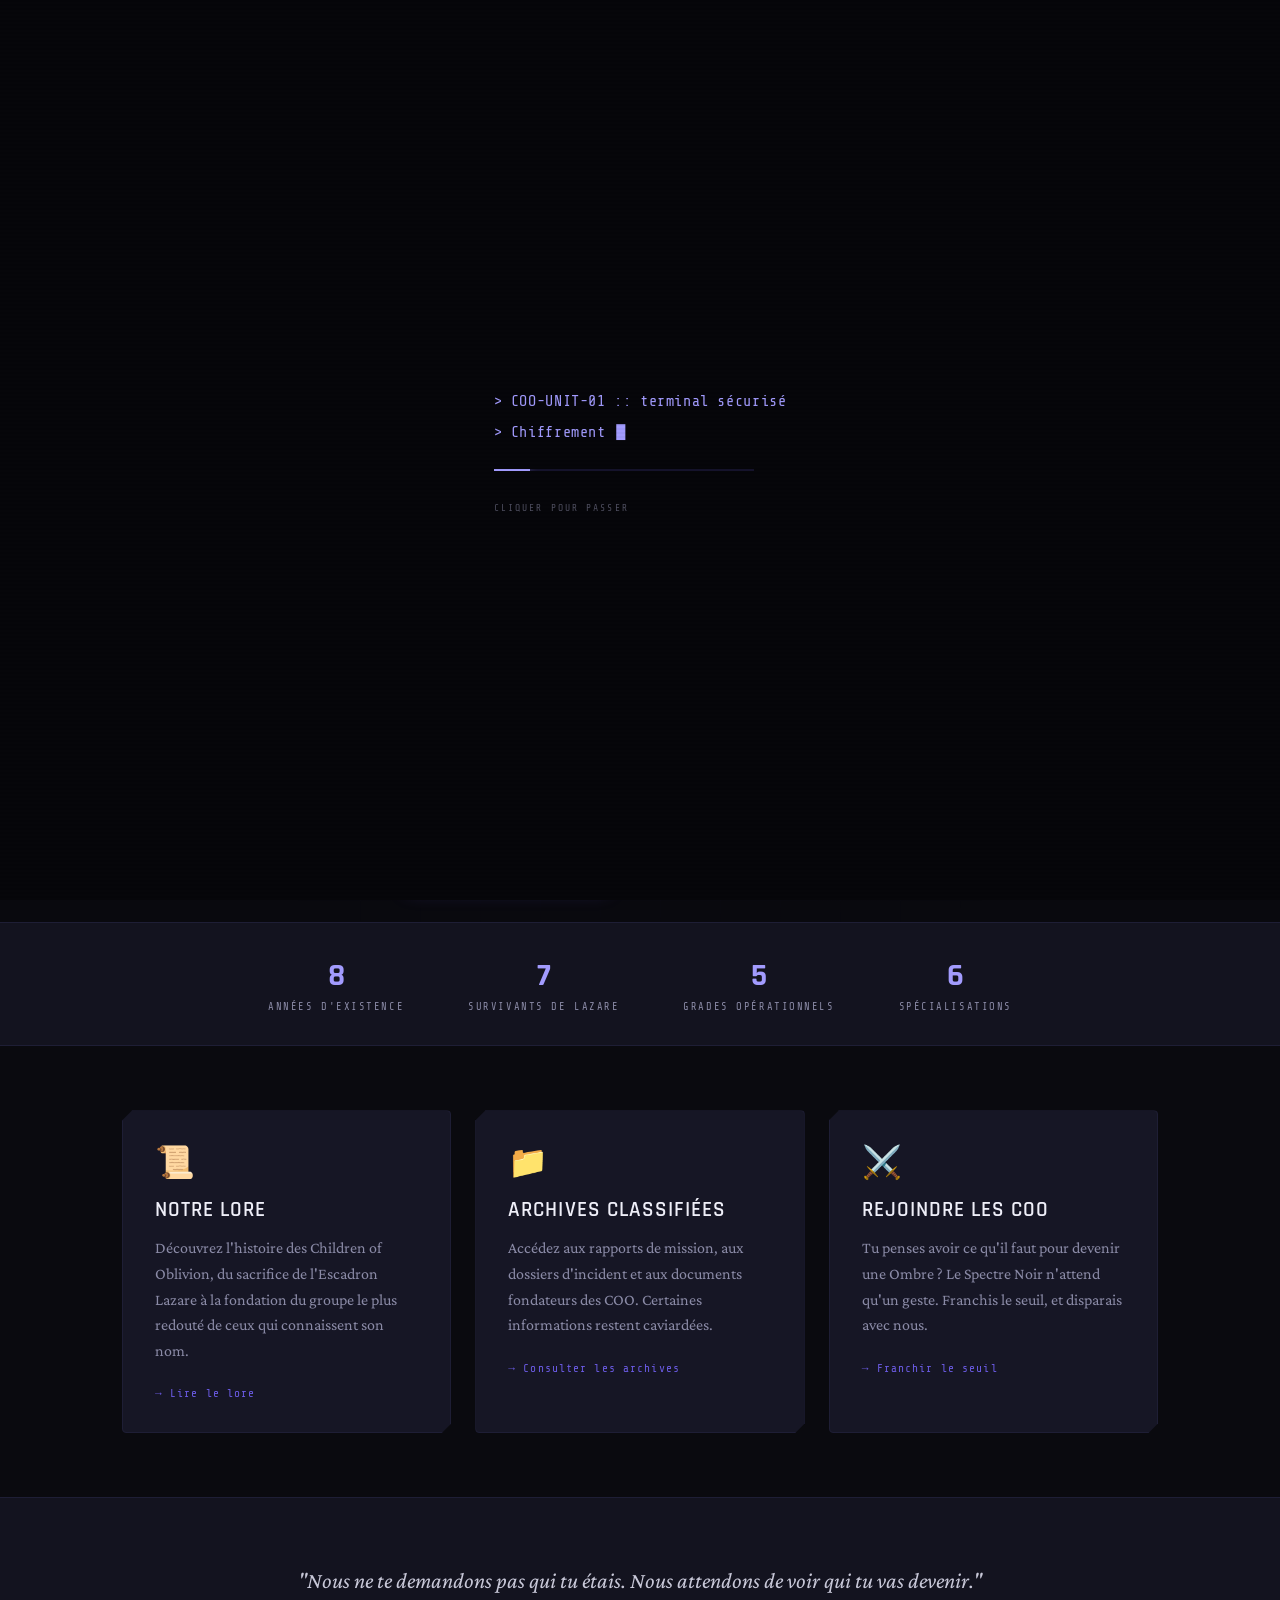
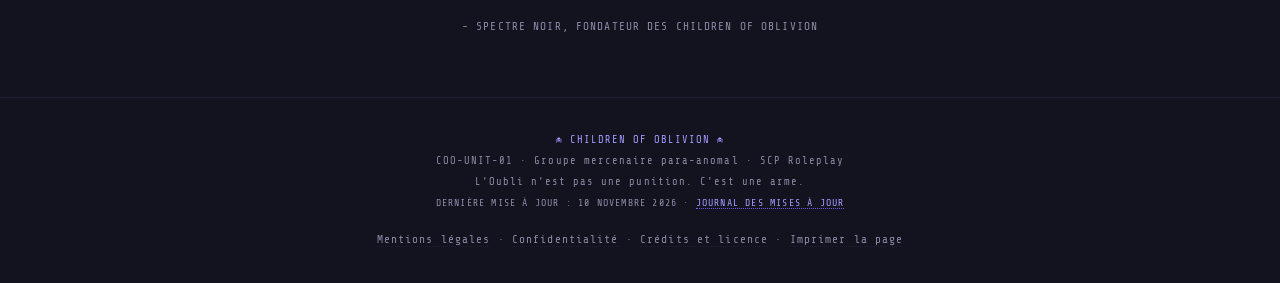
<file: index.html>
<!DOCTYPE html>
<html lang="fr">
<head>
<meta charset="UTF-8">
<meta name="viewport" content="width=device-width, initial-scale=1.0">
<title>Children of Oblivion - COO-UNIT-01</title>
  <meta name="google-site-verification" content="ej5sHwExghCzedYM1HT6tbCKNSoaJDFMSVNS79xhq3E" />
<meta name="description" content="Groupe mercenaire para-anomal sur SCP: Roleplay. Nés du sacrifice, forgés dans l&#x27;obscurité. L&#x27;Oubli n&#x27;est pas une punition. C&#x27;est une arme.">
<meta name="theme-color" content="#6c5ce7">
<meta property="og:type" content="website">
<meta property="og:site_name" content="Children of Oblivion">
<meta property="og:locale" content="fr_FR">
<meta property="og:title" content="Children of Oblivion">
<meta property="og:description" content="Groupe mercenaire para-anomal sur SCP: Roleplay. Nés du sacrifice, forgés dans l&#x27;obscurité. L&#x27;Oubli n&#x27;est pas une punition. C&#x27;est une arme.">
<meta property="og:url" content="https://children-of-oblivion.github.io/COO/">
<meta property="og:image" content="https://children-of-oblivion.github.io/COO/apercu.jpg">
<meta property="og:image:width" content="1200">
<meta property="og:image:height" content="630">
<meta property="og:image:alt" content="Logo des Children of Oblivion : trois silhouettes devant une lune violette">
<meta name="twitter:card" content="summary_large_image">
<link rel="icon" type="image/png" href="favicon.png">
<link href="https://fonts.googleapis.com/css2?family=Share+Tech+Mono&family=Rajdhani:wght@300;400;500;600;700&family=Crimson+Pro:ital,wght@0,300;0,400;1,300;1,400&display=swap" rel="stylesheet">
<link rel="stylesheet" href="style.css">
<link rel="stylesheet" href="ux.css">
<link rel="stylesheet" href="theme.css">
<script>try{if(localStorage.getItem('coo_theme')==='light')document.documentElement.setAttribute('data-theme','light')}catch(e){}</script>
</head>
<body data-page="accueil">


<div class="scanlines"></div>

<div class="hud-frame">
  <span class="hud-corner tl"></span>
  <span class="hud-corner tr"></span>
  <span class="hud-corner bl"></span>
  <span class="hud-corner br"></span>
</div>
<div class="hud-tag bl-tag"><span class="hud-dot"></span><span id="hud-clock">--:--:--</span></div>
<div class="hud-tag br-tag"><span id="hud-opid">OMBRE-????</span></div>

<div class="boot-screen" id="boot" onclick="skipBoot()">
  <div class="boot-inner">
    <div class="boot-line" id="boot-text"></div>
    <div class="boot-progress"><div class="boot-progress-bar" id="boot-bar"></div></div>
    <div class="boot-id" id="boot-id"></div>
    <div class="boot-skip">cliquer pour passer</div>
  </div>
</div>

<script>try{if(sessionStorage.getItem('coo_booted')){var _b=document.getElementById('boot');if(_b)_b.parentNode.removeChild(_b);}}catch(e){}</script>

<div class="session-lock" id="session-lock">
  <div class="session-lock-inner">
    <div class="session-lock-title">Session expirée</div>
    <div class="session-lock-text">Accès révoqué par le système après cinq minutes de connexion.<br>Toute activité restante sur ce terminal a été journalisée.</div>
    <button class="session-lock-btn" onclick="reconnectSession()">Se reconnecter</button>
  </div>
</div>

<!-- NAV -->
<nav>
  <div class="nav-inner">
    <div class="nav-logo" onclick="showPage('accueil')" onkeydown="if(event.key==='Enter')showPage('accueil')" role="link" tabindex="0" title="Retour à l'accueil">
      <span class="logo-img" onclick="skullClick()" role="img" aria-label="Children of Oblivion"></span>
      <span class="glitch">COO-UNIT-01</span>
    </div>
    <ul class="nav-links">
      <li><button class="active" data-page="accueil" onclick="showPage('accueil')">Accueil</button></li>
      <li><button data-page="presentation" onclick="showPage('presentation')">Présentation</button></li>
      <li><button data-page="lore" onclick="showPage('lore')">Lore</button></li>
      <li><button data-page="relations" onclick="showPage('relations')">Relations</button></li>
      <li><button data-page="archives" onclick="showPage('archives')">Archives</button></li>
      <li><button data-page="registre" onclick="showPage('registre')">Registre</button></li>
      <li><button data-page="effectifs" onclick="showPage('effectifs')">Effectifs</button></li>
      <li><button data-page="recrutement" onclick="showPage('recrutement')">Recrutement</button></li>
      <li><button data-page="journal" onclick="showPage('journal')">Journal</button></li>
      <li><button data-page="acces" onclick="showPage('acces')" class="nav-restreint">Accès restreint</button></li>
    </ul>
    <div class="nav-right">
      <button class="nav-search" onclick="openSearch()" aria-label="Rechercher" title="Rechercher (Ctrl+K)"><svg viewBox="0 0 24 24" width="15" height="15" fill="none" stroke="currentColor" stroke-width="2" stroke-linecap="round"><circle cx="11" cy="11" r="7"></circle><line x1="16.5" y1="16.5" x2="21" y2="21"></line></svg></button>
      <div class="session-timer" id="session-timer" title="Temps de session restant">05:00</div>
      <button class="nav-burger" onclick="toggleNav()" aria-label="Menu">☰</button>
      <a class="nav-discord" href="https://discord.gg/EjdVtPbWyr" target="_blank" rel="noopener">Discord</a>
      <div class="nav-status">
        <div class="status-dot"></div>
        ACTIF
      </div>
    </div>
  </div>
</nav>

<div id="page-accueil" class="page active">
  <div class="hero">
    <div class="hero-bg"></div>
    <div class="hero-banner"></div>
    <div class="hero-grid"></div>
    <div style="position:relative;z-index:1;display:flex;flex-direction:column;align-items:center;width:100%;max-width:760px;margin:0 auto;">
      <div class="hero-tag">COO-UNIT-01 · Groupe mercenaire para-anomal</div>
      <div class="hero-logo" role="img" aria-label="Emblème Children of Oblivion"></div>
      <h1 class="hero-title glitch-hero">Children of<br><span>Oblivion</span></h1>
      <div class="hero-sub">L'OUBLI N'EST PAS UNE PUNITION. C'EST UNE ARME.</div>
      <div class="hero-divider"></div>
      <p class="hero-tagline">Nés du sacrifice. Forgés dans l'obscurité. Nous opérons là où personne n'ose officialiser ce qui doit être fait.</p>
      <div class="hero-badges" style="margin-bottom:0.85rem;">
        <span class="badge" onclick="openBadge('neutralite')">Neutralité idéologique</span>
        <span class="badge" onclick="openBadge('loyaute')">Loyauté absolue</span>
        <span class="badge" onclick="openBadge('paraanomales')">Opérations para-anomales</span>
        <span class="badge" onclick="openBadge('intersite')">Intersite</span>
      </div>
      <div style="width:100%;font-family:var(--mono);font-size:0.6rem;letter-spacing:0.18em;color:var(--text-dim);text-transform:uppercase;opacity:0.75;margin-bottom:2.75rem;">Cliquez sur un badge pour en savoir plus</div>
      <div class="hero-cta">
        <button class="btn btn-primary" onclick="showPage('lore')">Découvrir le lore</button>
        <button class="btn btn-outline" onclick="showPage('archives')">Consulter les archives</button>
      </div>
    </div>
  </div>

  <div class="stats-bar">
    <div class="stat"><span class="stat-val">8</span><span class="stat-label">Années d'existence</span></div>
    <div class="stat"><span class="stat-val">7</span><span class="stat-label">Survivants de Lazare</span></div>
    <div class="stat"><span class="stat-val">5</span><span class="stat-label">Grades opérationnels</span></div>
    <div class="stat"><span class="stat-val">6</span><span class="stat-label">Spécialisations</span></div>
  </div>

  <div class="home-sections">
    <div class="home-card" onclick="showPage('lore')">
      <div class="card-icon">📜</div>
      <div class="card-title">Notre Lore</div>
      <p class="card-desc">Découvrez l'histoire des Children of Oblivion, du sacrifice de l'Escadron Lazare à la fondation du groupe le plus redouté de ceux qui connaissent son nom.</p>
      <div class="card-arrow">→ Lire le lore</div>
    </div>
    <div class="home-card" onclick="showPage('archives')">
      <div class="card-icon">📁</div>
      <div class="card-title">Archives classifiées</div>
      <p class="card-desc">Accédez aux rapports de mission, aux dossiers d'incident et aux documents fondateurs des COO. Certaines informations restent caviardées.</p>
      <div class="card-arrow">→ Consulter les archives</div>
    </div>
    <div class="home-card" onclick="window.open('https://discord.gg/EjdVtPbWyr','_blank')">
      <div class="card-icon">⚔️</div>
      <div class="card-title">Rejoindre les COO</div>
      <p class="card-desc">Tu penses avoir ce qu'il faut pour devenir une Ombre ? Le Spectre Noir n'attend qu'un geste. Franchis le seuil, et disparais avec nous.</p>
      <div class="card-arrow">→ Franchir le seuil</div>
    </div>
  </div>

  <div class="home-quote">
    <blockquote>"Nous ne te demandons pas qui tu étais. Nous attendons de voir qui tu vas devenir."</blockquote>
    <cite>- SPECTRE NOIR, FONDATEUR DES CHILDREN OF OBLIVION</cite>
  </div>

  <footer>
    <p class="footer-accent">☠ CHILDREN OF OBLIVION ☠</p>
    <p>COO-UNIT-01 · Groupe mercenaire para-anomal · SCP Roleplay</p>
    <p>L'Oubli n'est pas une punition. C'est une arme.</p>
    <p class="footer-legal">
      <a onclick="showPage('legal')">Mentions légales</a> ·
      <a onclick="showPage('legal')">Confidentialité</a> ·
      <a onclick="showPage('legal')">Crédits et licence</a>
    </p>
  </footer>
</div>

<!-- RECHERCHE -->
<div class="search-overlay" id="search-overlay" onclick="if(event.target===this)closeSearch()">
  <div class="search-box">
    <input type="text" id="search-input" placeholder="Rechercher dans le dossier…" oninput="runSearch(this.value)" autocomplete="off" spellcheck="false">
    <div class="search-results" id="search-results"></div>
  </div>
</div>

<!-- MODALE BADGE -->
<div class="modal-overlay" id="profil-modal" onclick="if(event.target===this)closeProfil()">
  <div class="modal-box profil-box">
    <button type="button" class="modal-close" onclick="closeProfil()" aria-label="Fermer">&times;</button>
    <div class="profil-head">
      <div class="profil-avatar" id="profil-avatar"></div>
      <div>
        <div class="profil-nom" id="profil-nom"></div>
        <div class="profil-handle" id="profil-handle"></div>
        <div class="profil-role" id="profil-role"></div>
      </div>
    </div>
    <div class="profil-corps" id="profil-corps"></div>
  </div>
</div>

<div class="modal-overlay" id="badge-modal" onclick="if(event.target===this)closeBadge()">
  <div class="modal-box">
    <button type="button" class="modal-close" onclick="closeBadge()" aria-label="Fermer">×</button>
    <div class="modal-eyebrow" id="badge-eyebrow">COO-UNIT-01 · Doctrine de l'Ombre</div>
    <div class="modal-title" id="badge-title"></div>
    <div class="modal-text" id="badge-text"></div>
  </div>
</div>

<script src="script.js"></script>
<script src="theme.js"></script>
<script src="journal.js"></script>
<script src="ux.js"></script>
</body>
</html>
</file>
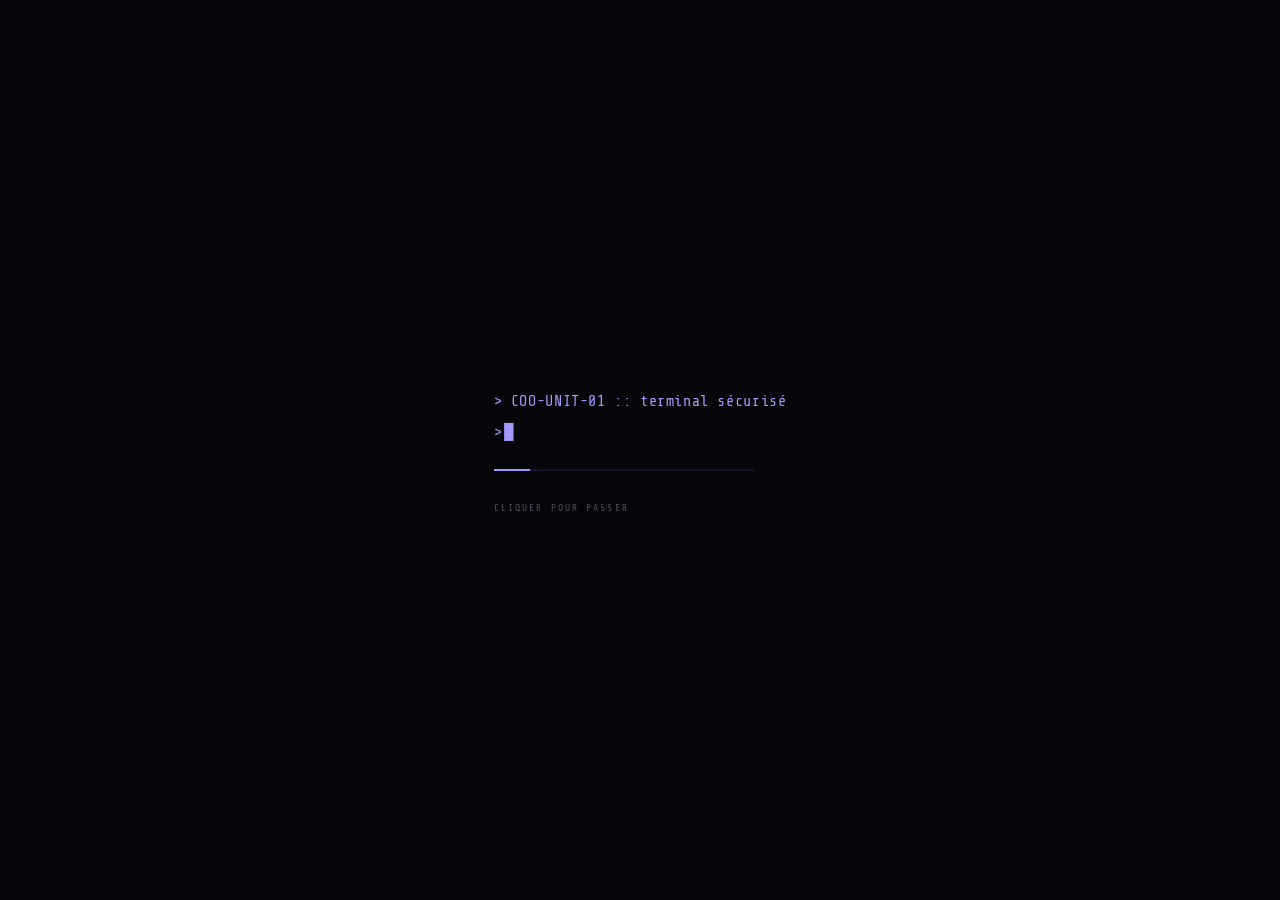
<file: acces.html>
<!DOCTYPE html>
<html lang="fr">
<head>
<meta charset="UTF-8">
<meta name="viewport" content="width=device-width, initial-scale=1.0">
<title>Accès restreint - Children of Oblivion - COO-UNIT-01</title>
<meta name="description" content="Au-delà de ce point, le Registre ne sert plus à informer. Il sert à protéger.">
<meta name="theme-color" content="#6c5ce7">
<meta property="og:type" content="website">
<meta property="og:site_name" content="Children of Oblivion">
<meta property="og:locale" content="fr_FR">
<meta property="og:title" content="Accès restreint - Children of Oblivion">
<meta property="og:description" content="Au-delà de ce point, le Registre ne sert plus à informer. Il sert à protéger.">
<meta property="og:url" content="https://children-of-oblivion.github.io/COO/acces.html">
<meta property="og:image" content="https://children-of-oblivion.github.io/COO/apercu.jpg">
<meta property="og:image:width" content="1200">
<meta property="og:image:height" content="630">
<meta property="og:image:alt" content="Logo des Children of Oblivion : trois silhouettes devant une lune violette">
<meta name="twitter:card" content="summary_large_image">
<link rel="icon" type="image/png" href="favicon.png">
<link href="https://fonts.googleapis.com/css2?family=Share+Tech+Mono&family=Rajdhani:wght@300;400;500;600;700&family=Crimson+Pro:ital,wght@0,300;0,400;1,300;1,400&display=swap" rel="stylesheet">
<link rel="stylesheet" href="style.css">
<link rel="stylesheet" href="ux.css">
<link rel="stylesheet" href="theme.css">
<script>try{if(localStorage.getItem('coo_theme')==='light')document.documentElement.setAttribute('data-theme','light')}catch(e){}</script>
</head>
<body data-page="acces">


<div class="scanlines"></div>

<div class="hud-frame">
  <span class="hud-corner tl"></span>
  <span class="hud-corner tr"></span>
  <span class="hud-corner bl"></span>
  <span class="hud-corner br"></span>
</div>
<div class="hud-tag bl-tag"><span class="hud-dot"></span><span id="hud-clock">--:--:--</span></div>
<div class="hud-tag br-tag"><span id="hud-opid">OMBRE-????</span></div>

<div class="boot-screen" id="boot" onclick="skipBoot()">
  <div class="boot-inner">
    <div class="boot-line" id="boot-text"></div>
    <div class="boot-progress"><div class="boot-progress-bar" id="boot-bar"></div></div>
    <div class="boot-id" id="boot-id"></div>
    <div class="boot-skip">cliquer pour passer</div>
  </div>
</div>

<script>try{if(sessionStorage.getItem('coo_booted')){var _b=document.getElementById('boot');if(_b)_b.parentNode.removeChild(_b);}}catch(e){}</script>

<div class="session-lock" id="session-lock">
  <div class="session-lock-inner">
    <div class="session-lock-title">Session expirée</div>
    <div class="session-lock-text">Accès révoqué par le système après cinq minutes de connexion.<br>Toute activité restante sur ce terminal a été journalisée.</div>
    <button class="session-lock-btn" onclick="reconnectSession()">Se reconnecter</button>
  </div>
</div>

<!-- NAV -->
<nav>
  <div class="nav-inner">
    <div class="nav-logo" onclick="showPage('accueil')" onkeydown="if(event.key==='Enter')showPage('accueil')" role="link" tabindex="0" title="Retour à l'accueil">
      <span class="logo-img" onclick="skullClick()" role="img" aria-label="Children of Oblivion"></span>
      <span class="glitch">COO-UNIT-01</span>
    </div>
    <ul class="nav-links">
      <li><button data-page="accueil" onclick="showPage('accueil')">Accueil</button></li>
      <li><button data-page="presentation" onclick="showPage('presentation')">Présentation</button></li>
      <li><button data-page="lore" onclick="showPage('lore')">Lore</button></li>
      <li><button data-page="relations" onclick="showPage('relations')">Relations</button></li>
      <li><button data-page="archives" onclick="showPage('archives')">Archives</button></li>
      <li><button data-page="registre" onclick="showPage('registre')">Registre</button></li>
      <li><button data-page="effectifs" onclick="showPage('effectifs')">Effectifs</button></li>
      <li><button data-page="recrutement" onclick="showPage('recrutement')">Recrutement</button></li>
      <li><button data-page="journal" onclick="showPage('journal')">Journal</button></li>
      <li><button data-page="acces" onclick="showPage('acces')" class="nav-restreint active">Accès restreint</button></li>
    </ul>
    <div class="nav-right">
      <button class="nav-search" onclick="openSearch()" aria-label="Rechercher" title="Rechercher (Ctrl+K)"><svg viewBox="0 0 24 24" width="15" height="15" fill="none" stroke="currentColor" stroke-width="2" stroke-linecap="round"><circle cx="11" cy="11" r="7"></circle><line x1="16.5" y1="16.5" x2="21" y2="21"></line></svg></button>
      <div class="session-timer" id="session-timer" title="Temps de session restant">05:00</div>
      <button class="nav-burger" onclick="toggleNav()" aria-label="Menu">☰</button>
      <a class="nav-discord" href="https://discord.gg/EjdVtPbWyr" target="_blank" rel="noopener">Discord</a>
      <div class="nav-status">
        <div class="status-dot"></div>
        ACTIF
      </div>
    </div>
  </div>
</nav>

<div id="page-acces" class="page active">
  <div class="page-header">
    <div class="page-header-inner">
      <div class="page-eyebrow">☠ COO-UNIT-01 · Canal restreint</div>
      <h2 class="page-title">Accès restreint</h2>
      <p class="page-desc">Au-delà de ce point, le Registre ne sert plus à informer. Il sert à protéger.</p>
    </div>
  </div>
  <div class="content-wrap">
    <div class="acces-terminal">
      <div class="acces-lines" id="acces-lines">
        <p>&gt; Canal Niveau 4 détecté.</p>
        <p>&gt; Les archives du Commandement ne sont pas destinées aux Fantômes.</p>
        <p>&gt; Chaque tentative est consignée avec votre identifiant : <span id="acces-opid">OMBRE-????</span></p>
      </div>
      <label class="acces-label" for="acces-input">Phrase d'ouverture</label>
      <div class="acces-row">
        <input id="acces-input" type="password" autocomplete="off" spellcheck="false" onkeydown="if(event.key==='Enter')tryAcces()">
        <button type="button" id="acces-btn" onclick="tryAcces()">Ouvrir le canal</button>
      </div>
      <p class="acces-error" id="acces-error" role="alert"></p>
    </div>
  </div>
  <footer>
    <p class="footer-accent">☠ CHILDREN OF OBLIVION ☠</p>
    <p>COO-UNIT-01 · Canal restreint · Accès Commandement</p>
    <p class="footer-legal">
      <a onclick="showPage('legal')">Mentions légales</a> ·
      <a onclick="showPage('legal')">Confidentialité</a> ·
      <a onclick="showPage('legal')">Crédits et licence</a>
    </p>
  </footer>
</div>

<!-- RECHERCHE -->
<div class="search-overlay" id="search-overlay" onclick="if(event.target===this)closeSearch()">
  <div class="search-box">
    <input type="text" id="search-input" placeholder="Rechercher dans le dossier…" oninput="runSearch(this.value)" autocomplete="off" spellcheck="false">
    <div class="search-results" id="search-results"></div>
  </div>
</div>

<!-- MODALE BADGE -->
<div class="modal-overlay" id="profil-modal" onclick="if(event.target===this)closeProfil()">
  <div class="modal-box profil-box">
    <button type="button" class="modal-close" onclick="closeProfil()" aria-label="Fermer">&times;</button>
    <div class="profil-head">
      <div class="profil-avatar" id="profil-avatar"></div>
      <div>
        <div class="profil-nom" id="profil-nom"></div>
        <div class="profil-handle" id="profil-handle"></div>
        <div class="profil-role" id="profil-role"></div>
      </div>
    </div>
    <div class="profil-corps" id="profil-corps"></div>
  </div>
</div>

<div class="modal-overlay" id="badge-modal" onclick="if(event.target===this)closeBadge()">
  <div class="modal-box">
    <button type="button" class="modal-close" onclick="closeBadge()" aria-label="Fermer">×</button>
    <div class="modal-eyebrow" id="badge-eyebrow">COO-UNIT-01 · Doctrine de l'Ombre</div>
    <div class="modal-title" id="badge-title"></div>
    <div class="modal-text" id="badge-text"></div>
  </div>
</div>

<script src="script.js"></script>
<script src="theme.js"></script>
<script src="journal.js"></script>
<script src="ux.js"></script>
</body>
</html>
</file>
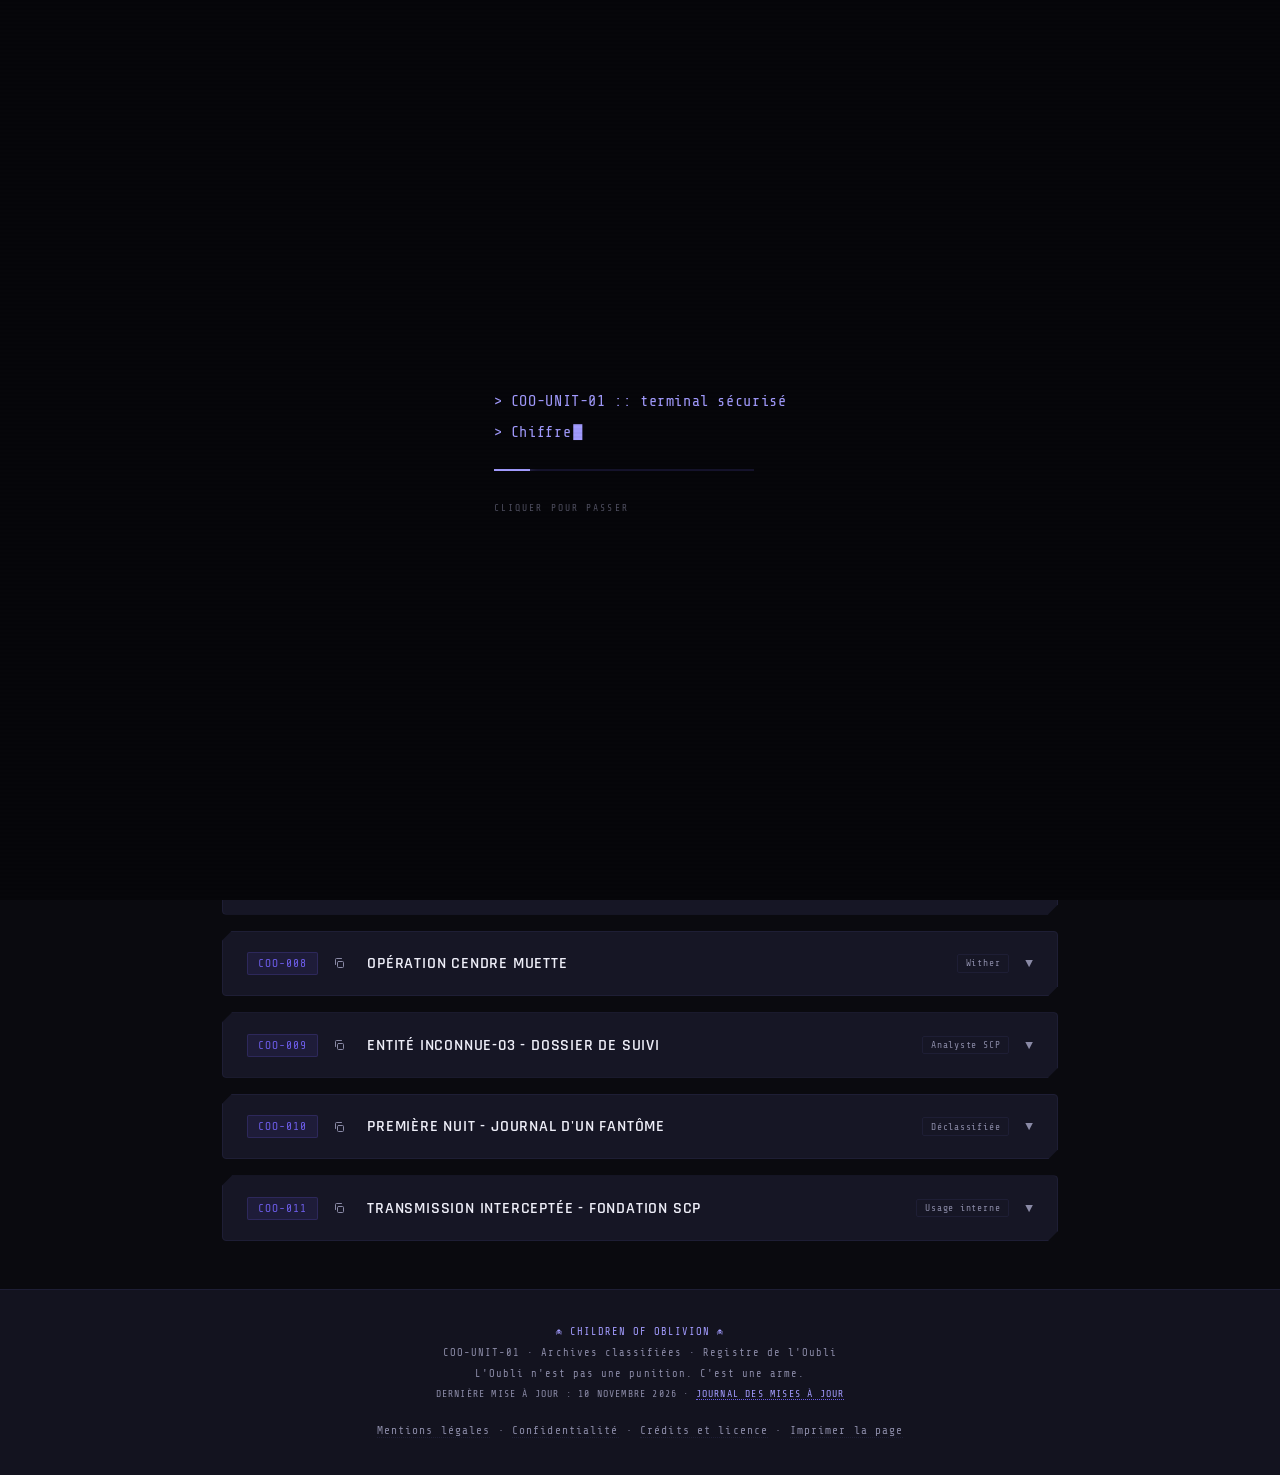
<file: archives.html>
<!DOCTYPE html>
<html lang="fr">
<head>
<meta charset="UTF-8">
<meta name="viewport" content="width=device-width, initial-scale=1.0">
<title>Archives - Children of Oblivion - COO-UNIT-01</title>
<meta name="description" content="Rapports de mission, dossiers d&#x27;incident et documents fondateurs. Cliquez sur une archive pour la consulter.">
<meta name="theme-color" content="#6c5ce7">
<meta property="og:type" content="website">
<meta property="og:site_name" content="Children of Oblivion">
<meta property="og:locale" content="fr_FR">
<meta property="og:title" content="Archives - Children of Oblivion">
<meta property="og:description" content="Rapports de mission, dossiers d&#x27;incident et documents fondateurs. Cliquez sur une archive pour la consulter.">
<meta property="og:url" content="https://children-of-oblivion.github.io/COO/archives.html">
<meta property="og:image" content="https://children-of-oblivion.github.io/COO/apercu.jpg">
<meta property="og:image:width" content="1200">
<meta property="og:image:height" content="630">
<meta property="og:image:alt" content="Logo des Children of Oblivion : trois silhouettes devant une lune violette">
<meta name="twitter:card" content="summary_large_image">
<link rel="icon" type="image/png" href="favicon.png">
<link href="https://fonts.googleapis.com/css2?family=Share+Tech+Mono&family=Rajdhani:wght@300;400;500;600;700&family=Crimson+Pro:ital,wght@0,300;0,400;1,300;1,400&display=swap" rel="stylesheet">
<link rel="stylesheet" href="style.css">
<link rel="stylesheet" href="ux.css">
<link rel="stylesheet" href="theme.css">
<script>try{if(localStorage.getItem('coo_theme')==='light')document.documentElement.setAttribute('data-theme','light')}catch(e){}</script>
</head>
<body data-page="archives">


<div class="scanlines"></div>

<div class="hud-frame">
  <span class="hud-corner tl"></span>
  <span class="hud-corner tr"></span>
  <span class="hud-corner bl"></span>
  <span class="hud-corner br"></span>
</div>
<div class="hud-tag bl-tag"><span class="hud-dot"></span><span id="hud-clock">--:--:--</span></div>
<div class="hud-tag br-tag"><span id="hud-opid">OMBRE-????</span></div>

<div class="boot-screen" id="boot" onclick="skipBoot()">
  <div class="boot-inner">
    <div class="boot-line" id="boot-text"></div>
    <div class="boot-progress"><div class="boot-progress-bar" id="boot-bar"></div></div>
    <div class="boot-id" id="boot-id"></div>
    <div class="boot-skip">cliquer pour passer</div>
  </div>
</div>

<script>try{if(sessionStorage.getItem('coo_booted')){var _b=document.getElementById('boot');if(_b)_b.parentNode.removeChild(_b);}}catch(e){}</script>

<div class="session-lock" id="session-lock">
  <div class="session-lock-inner">
    <div class="session-lock-title">Session expirée</div>
    <div class="session-lock-text">Accès révoqué par le système après cinq minutes de connexion.<br>Toute activité restante sur ce terminal a été journalisée.</div>
    <button class="session-lock-btn" onclick="reconnectSession()">Se reconnecter</button>
  </div>
</div>

<!-- NAV -->
<nav>
  <div class="nav-inner">
    <div class="nav-logo" onclick="showPage('accueil')" onkeydown="if(event.key==='Enter')showPage('accueil')" role="link" tabindex="0" title="Retour à l'accueil">
      <span class="logo-img" onclick="skullClick()" role="img" aria-label="Children of Oblivion"></span>
      <span class="glitch">COO-UNIT-01</span>
    </div>
    <ul class="nav-links">
      <li><button data-page="accueil" onclick="showPage('accueil')">Accueil</button></li>
      <li><button data-page="presentation" onclick="showPage('presentation')">Présentation</button></li>
      <li><button data-page="lore" onclick="showPage('lore')">Lore</button></li>
      <li><button data-page="relations" onclick="showPage('relations')">Relations</button></li>
      <li><button class="active" data-page="archives" onclick="showPage('archives')">Archives</button></li>
      <li><button data-page="registre" onclick="showPage('registre')">Registre</button></li>
      <li><button data-page="effectifs" onclick="showPage('effectifs')">Effectifs</button></li>
      <li><button data-page="recrutement" onclick="showPage('recrutement')">Recrutement</button></li>
      <li><button data-page="journal" onclick="showPage('journal')">Journal</button></li>
      <li><button data-page="acces" onclick="showPage('acces')" class="nav-restreint">Accès restreint</button></li>
    </ul>
    <div class="nav-right">
      <button class="nav-search" onclick="openSearch()" aria-label="Rechercher" title="Rechercher (Ctrl+K)"><svg viewBox="0 0 24 24" width="15" height="15" fill="none" stroke="currentColor" stroke-width="2" stroke-linecap="round"><circle cx="11" cy="11" r="7"></circle><line x1="16.5" y1="16.5" x2="21" y2="21"></line></svg></button>
      <div class="session-timer" id="session-timer" title="Temps de session restant">05:00</div>
      <button class="nav-burger" onclick="toggleNav()" aria-label="Menu">☰</button>
      <a class="nav-discord" href="https://discord.gg/EjdVtPbWyr" target="_blank" rel="noopener">Discord</a>
      <div class="nav-status">
        <div class="status-dot"></div>
        ACTIF
      </div>
    </div>
  </div>
</nav>

<div id="page-archives" class="page active">
  <div class="page-header">
    <div class="page-header-inner">
      <div class="page-eyebrow">☠ COO-UNIT-01 · Registre classifié</div>
      <h2 class="page-title">Archives - Children of Oblivion</h2>
      <p class="page-desc">Rapports de mission, dossiers d'incident et documents fondateurs. Cliquez sur une archive pour la consulter.</p>
      <span class="stamp stamp-accent">Archives classifiées</span>
    </div>
  </div>
  <div class="content-wrap">
    <div class="archives-grid">

      <!-- COO-001 -->
      <div class="archive-card">
        <div class="archive-header" onclick="toggleArchive(this)">
          <div class="archive-id">COO-001</div>
          <div class="archive-title-text">Opération Voile Blanc</div>
          <div class="archive-level">Wither</div>
          <div class="archive-toggle">▼</div>
        </div>
        <div class="archive-body">
          <div class="archive-meta">
            <div class="archive-meta-item">Type<span>Rapport de mission</span></div>
            <div class="archive-meta-item">Statut<span>Dossier fermé</span></div>
            <div class="archive-meta-item">Rédigé par<span>Ombre Supérieur</span></div>
          </div>
          <div class="archive-text">
            <p>En année 3, un contact anonyme transmet au Spectre Noir une demande : extraire le Docteur <span class="redacted" onclick="this.classList.toggle('revealed')">████████</span>, ancien chercheur senior de la Fondation SCP, retenu contre son gré. Raison réelle de sa détention : il avait refusé de signer un ordre d'exécution concernant des victimes civiles d'une brèche de confinement.</p>
            <p>L'opération est confiée à une cellule de quatre opérateurs. Infiltration via les conduits de ventilation du niveau souterrain. Neutralisation silencieuse de trois gardes. Extraction en moins de dix-huit minutes.</p>
            <p><strong>Complication :</strong> l'installation abritait également des données sur SCP-<span class="redacted" onclick="this.classList.toggle('revealed')">████</span>. L'Ombre Supérieur prend la décision non autorisée de les copier, un des premiers ajouts majeurs au Registre de l'Oubli.</p>
            <div class="archive-quote">
              <p>"Une bonne décision prise sans autorisation reste une bonne décision. Mais la prochaine fois, demandez d'abord."</p>
              <cite>- Spectre Noir, debriefing post-mission</cite>
            </div>
          </div>
        </div>
      </div>

      <!-- COO-002 -->
      <div class="archive-card">
        <div class="archive-header" onclick="toggleArchive(this)">
          <div class="archive-id">COO-002</div>
          <div class="archive-title-text">La Trahison de l'Ombre-7</div>
          <div class="archive-level">Ombre</div>
          <div class="archive-toggle">▼</div>
        </div>
        <div class="archive-body">
          <div class="archive-meta">
            <div class="archive-meta-item">Type<span>Rapport d'incident</span></div>
            <div class="archive-meta-item">Statut<span>Lu à chaque recrue</span></div>
            <div class="archive-meta-item">Rédigé par<span>Analyste-████</span></div>
          </div>
          <div class="archive-text">
            <p>L'opérateur connu sous le nom de code Ombre-7 était l'un des tout premiers opérateurs recrutés par les COO. Pendant cinq ans, il fut l'un des opérateurs les plus efficaces du groupe, quatorze missions sans un seul échec. Personne ne savait qu'il avait été retourné.</p>
            <p>En année 5, une faction adverse l'approche. En échange d'informations sur les COO, ses dettes seraient effacées et sa famille protégée. Il accepte. Pendant quatre mois, il transmet des données. Deux missions échouent. Un Fantôme meurt.</p>
            <p>C'est l'Analyste SCP qui remarque l'anomalie. L'Ombre-7 est convoqué sous prétexte d'un briefing. <strong>Son sort n'est pas consigné dans ce rapport. Ce n'est pas un oubli. C'est un choix.</strong></p>
            <p>Le numéro 7 est depuis interdit d'attribution. Pour toujours.</p>
            <div class="archive-quote">
              <p>"Il n'a pas trahi par malveillance. Il a trahi par peur. C'est pire. La malveillance, on peut la prévoir."</p>
              <cite>- Spectre Noir, à propos de ce rapport lu aux recrues</cite>
            </div>
          </div>
        </div>
      </div>

      <!-- COO-003 -->
      <div class="archive-card">
        <div class="archive-header" onclick="toggleArchive(this)">
          <div class="archive-id">COO-003</div>
          <div class="archive-title-text">SCP-████ - "L'Architecte de l'Oubli"</div>
          <div class="archive-level">Usage interne</div>
          <div class="archive-toggle">▼</div>
        </div>
        <div class="archive-body">
          <div class="archive-meta">
            <div class="archive-meta-item">Type<span>Fiche SCP - Registre de l'Oubli</span></div>
            <div class="archive-meta-item">Classification Fondation<span>Keter</span></div>
            <div class="archive-meta-item">Surnom opérationnel<span>Le Vide</span></div>
          </div>
          <div class="archive-text">
            <p>SCP-<span class="redacted" onclick="this.classList.toggle('revealed')">████</span> se présente sous la forme d'une absence. Pas d'une obscurité, une <em>absence</em>. L'entité est capable d'effacer sélectivement la mémoire de ses victimes de manière chirurgicale. Elle choisit ce qu'elle prend.</p>
            <p><strong>Comportement observé :</strong> ne semble pas hostile par défaut. Les attaques sont précédées d'un silence absolu. Les victimes partiellement affectées ne réalisent pas ce qu'elles ont perdu.</p>
            <p><strong>Protocole MÉMOIRE ACTIVE :</strong> chaque opérateur en zone de contact doit porter un objet personnel à forte charge émotionnelle et le consulter toutes les 15 minutes. Efficacité : partiellement validée. Insuffisante en exposition prolongée.</p>
            <div class="archive-quote">
              <p>"Je l'ai regardée. Elle m'a regardé. Elle a choisi de ne pas prendre ce qu'elle voulait prendre. Je ne sais pas pourquoi. Je préfère ne pas le savoir."</p>
              <cite>- Spectre Noir</cite>
            </div>
          </div>
        </div>
      </div>

      <!-- COO-004 -->
      <div class="archive-card">
        <div class="archive-header" onclick="toggleArchive(this)">
          <div class="archive-id">COO-004</div>
          <div class="archive-title-text">Lettre de l'Ombre-12</div>
          <div class="archive-level">Déclassifiée</div>
          <div class="archive-toggle">▼</div>
        </div>
        <div class="archive-body">
          <div class="archive-meta">
            <div class="archive-meta-item">Type<span>Lettre personnelle</span></div>
            <div class="archive-meta-item">Statut<span>Déclassifiée par le Spectre Noir</span></div>
            <div class="archive-meta-item">Note<span>"Pour que les recrues sachent ce que ça coûte."</span></div>
          </div>
          <div class="archive-text">
            <p><em>À celui ou celle qui lira ceci, si vous lisez cette lettre, c'est que je ne suis pas rentré. Ce n'est pas une surprise.</em></p>
            <p>Je ne m'appelle plus rien depuis que j'ai rejoint les COO. Ombre-12, c'est tout ce que je suis ici. Mon vrai nom appartient à une vie que j'ai laissée derrière moi, une vie où j'ai fait des choses pour des gens qui avaient des uniformes propres et des mains sales. Ici, au moins, on sait ce qu'on est.</p>
            <p>Le Spectre Noir m'a dit un jour que l'Oubli, c'est la liberté. Quand personne ne sait qui vous êtes, personne ne peut vous définir. Prenez soin les uns des autres. C'est la seule règle qui compte vraiment.</p>
            <p><em>- Ombre-12. P.S. : Ne donnez pas le 12 à n'importe qui. Qu'il mérite le numéro.</em></p>
          </div>
        </div>
      </div>

      <!-- COO-005 -->
      <div class="archive-card">
        <div class="archive-header" onclick="toggleArchive(this)">
          <div class="archive-id">COO-005</div>
          <div class="archive-title-text">Opération Dent Noire</div>
          <div class="archive-level">Spectre Noir</div>
          <div class="archive-toggle">▼</div>
        </div>
        <div class="archive-body">
          <div class="archive-meta">
            <div class="archive-meta-item">Type<span>Rapport de mission</span></div>
            <div class="archive-meta-item">Statut<span>Succès partiel · Enquête en cours</span></div>
            <div class="archive-meta-item">Pertes<span>1 Ombre perdu, 1 opérateur affecté</span></div>
          </div>
          <div class="archive-text">
            <p>Mission : neutraliser un ancien directeur de site de la Fondation ayant fait défection avec des données classifiées niveau O5. Cellule de cinq opérateurs désignée.</p>
            <p>Complication : la cible était accompagnée d'un individu non identifié au comportement anormal. L'Analyste recommande l'annulation. Le chef de cellule décide de continuer.</p>
            <p><strong>L'individu détecte la cellule avant que l'opération commence.</strong> Il se retourne, pointe dans la direction exacte de l'Éclaireur en embuscade, sans bruit, sans mouvement préalable. La cible prend la fuite. L'individu reste sur place et regarde partir la cellule.</p>
            <p>Fantôme-<span class="redacted" onclick="this.classList.toggle('revealed')">████</span> est retrouvé inconscient. Il se réveille sans souvenir des deux dernières heures. L'individu non identifié est désormais référencé : <strong>ENTITÉ INCONNUE-03</strong>.</p>
          <p>Un Ombre de la cellule ne rentre pas vivant. Son corps est ramené avec ses effets personnels, dont un briquet que les Analystes ont depuis consigné au Registre.</p>
            <div class="archive-quote">
              <p>"Nous n'avons pas échoué parce que nous n'étions pas assez bons. Apprenez la différence."</p>
              <cite>- Spectre Noir, debriefing Opération Dent Noire</cite>
            </div>
          </div>
        </div>
      </div>

      <!-- COO-006 -->
      <div class="archive-card">
        <div class="archive-header" onclick="toggleArchive(this)">
          <div class="archive-id">COO-006</div>
          <div class="archive-title-text">Les Sept Règles de l'Ombre</div>
          <div class="archive-level">Toutes recrues</div>
          <div class="archive-toggle">▼</div>
        </div>
        <div class="archive-body">
          <div class="archive-meta">
            <div class="archive-meta-item">Type<span>Document pédagogique</span></div>
            <div class="archive-meta-item">Distribution<span>Obligatoire à chaque recrue</span></div>
          </div>
          <div class="archive-text">
            <p><strong>I : Tu n'as pas de nom.</strong> Ton nom de code est tout ce que tu es ici.</p>
            <p><strong>II : Un frère d'ombre ne tombe pas seul.</strong> Si un opérateur est en difficulté, tu vas le chercher.</p>
            <p><strong>III : La mission d'abord, l'ego jamais.</strong> Tu n'es pas là pour être héroïque. Tu es là pour être efficace.</p>
            <p><strong>IV : Ce que tu vois en opération reste en opération.</strong> Les informations collectées appartiennent aux COO.</p>
            <p><strong>V : Tu n'existes pas.</strong> Les ombres ne projettent pas de lumière.</p>
            <p><strong>VI : Le 7 ne reviendra jamais.</strong> Tu sais pourquoi.</p>
            <p><strong>VII : L'Oubli n'est pas une punition.</strong> Disparaître, c'est survivre.</p>
          </div>
        </div>
      </div>

      <!-- COO-007 -->
      <div class="archive-card">
        <div class="archive-header" onclick="toggleArchive(this)">
          <div class="archive-id">COO-007</div>
          <div class="archive-title-text">Le Code de l'Ombre - Document fondateur</div>
          <div class="archive-level">Spectre Noir</div>
          <div class="archive-toggle">▼</div>
        </div>
        <div class="archive-body">
          <div class="archive-meta">
            <div class="archive-meta-item">Type<span>Document fondateur</span></div>
            <div class="archive-meta-item">Signataires<span>Les survivants de l'Escadron Lazare</span></div>
            <div class="archive-meta-item">Statut<span>Non amendé</span></div>
          </div>
          <div class="archive-text">
            <p><strong>Article I : Sur l'identité.</strong> Un opérateur abandonne son nom en franchissant le sas. Son passé meurt à l'entrée. Nul ne peut être jugé ici pour ce qu'il était ailleurs.</p>
            <p><strong>Article II : Sur la loyauté.</strong> La loyauté envers les COO prime sur toute autre. Elle est réciproque. Un membre en difficulté n'est jamais abandonné.</p>
            <p><strong>Article III : Sur la trahison.</strong> La trahison est le seul crime impardonnable. Il n'existe pas de circonstances atténuantes.</p>
            <p><strong>Article IV : Sur les missions.</strong> Un contrat accepté est un contrat honoré. La parole des COO est leur seul bien non négociable.</p>
            <p><strong>Article V : Sur les civils.</strong> Un civil n'est pas une cible par défaut. Mais aucune vie n'est sacrée : si le contrat le justifie, il en devient une.</p>
            <p><strong>Article VI : Sur le silence.</strong> Ce que tu vois en opération ne sort pas de l'opération.</p>
            <p><strong>Article VII : Sur l'autorité.</strong> En opération, une voix commande. Les désaccords se règlent après la mission.</p>
            <p><strong>Article VIII : Sur la mort.</strong> Les COO meurent. Il n'y a pas de funérailles. Il y a le silence.</p>
            <div class="archive-quote">
              <p>"Ce Code n'a pas été écrit pour nous protéger de nos ennemis. Il a été écrit pour nous protéger de nous-mêmes."</p>
              <cite>- Spectre Noir, nuit de la fondation des COO</cite>
            </div>
          </div>
        </div>
      </div>

      <!-- COO-008 -->
      <div class="archive-card">
        <div class="archive-header" onclick="toggleArchive(this)">
          <div class="archive-id">COO-008</div>
          <div class="archive-title-text">Opération Cendre Muette</div>
          <div class="archive-level">Wither</div>
          <div class="archive-toggle">▼</div>
        </div>
        <div class="archive-body">
          <div class="archive-meta">
            <div class="archive-meta-item">Type<span>Rapport de mission</span></div>
            <div class="archive-meta-item">Statut<span>Succès total · Non attribué</span></div>
            <div class="archive-meta-item">Cellule<span>3 opérateurs</span></div>
          </div>
          <div class="archive-text">
            <p>Mission : rendre inopérant le centre de communication d'une faction rivale, sans que la panne puisse être attribuée à un sabotage. Aucune explosion autorisée. Aucune trace.</p>
            <p>La cellule, menée par un Technicien, s'est infiltrée par le réseau de refroidissement. En quatre heures, les systèmes ont été corrompus de l'intérieur, les sauvegardes effacées, et les journaux réécrits pour désigner une simple surchauffe matérielle.</p>
            <p><strong>La faction rivale a mis trois semaines à comprendre qu'elle avait été attaquée.</strong> À ce moment-là, les COO avaient déjà été payés pour un autre contrat, par cette même faction, qui ignorait tout.</p>
            <div class="archive-quote">
              <p>"Le meilleur sabotage, c'est celui que la cible te remercie presque d'avoir commis."</p>
              <cite>- Ombre Supérieur, débriefing Cendre Muette</cite>
            </div>
          </div>
        </div>
      </div>

      <!-- COO-009 -->
      <div class="archive-card">
        <div class="archive-header" onclick="toggleArchive(this)">
          <div class="archive-id">COO-009</div>
          <div class="archive-title-text">ENTITÉ INCONNUE-03 - Dossier de suivi</div>
          <div class="archive-level">Analyste SCP</div>
          <div class="archive-toggle">▼</div>
        </div>
        <div class="archive-body">
          <div class="archive-meta">
            <div class="archive-meta-item">Type<span>Dossier de suivi</span></div>
            <div class="archive-meta-item">Référence<span>voir COO-005 · Dent Noire</span></div>
            <div class="archive-meta-item">Statut<span>Surveillance active</span></div>
          </div>
          <div class="archive-text">
            <p>Depuis l'Opération Dent Noire, l'entité référencée <strong>ENTITÉ INCONNUE-03</strong> a été aperçu à <span class="redacted" onclick="this.classList.toggle('revealed')">██</span> reprises, toujours à proximité de cibles que les COO avaient été engagés pour atteindre. Elle n'a jamais attaqué. Elle <em>observe</em>.</p>
            <p>Hypothèse de l'Analyste en charge : l'entité ne défend pas les cibles. Elle défend quelque chose <em>en</em> elles, une information, un objet, une mémoire. À chaque rencontre, l'opérateur le plus proche perd le souvenir des heures précédentes.</p>
            <p><strong>Protocole en vigueur :</strong> en cas de contact visuel avec ENTITÉ INCONNUE-03, la cellule se retire. On n'engage pas ce qu'on ne comprend pas.</p>
            <div class="archive-quote">
              <p>"Elle ne nous chasse pas. Elle nous laisse partir. C'est ça qui me terrifie."</p>
              <cite>- Analyste-████</cite>
            </div>
          </div>
        </div>
      </div>

      <!-- COO-010 -->
      <div class="archive-card">
        <div class="archive-header" onclick="toggleArchive(this)">
          <div class="archive-id">COO-010</div>
          <div class="archive-title-text">Première nuit - Journal d'un Fantôme</div>
          <div class="archive-level">Déclassifiée</div>
          <div class="archive-toggle">▼</div>
        </div>
        <div class="archive-body">
          <div class="archive-meta">
            <div class="archive-meta-item">Type<span>Journal personnel</span></div>
            <div class="archive-meta-item">Auteur<span>Fantôme-13</span></div>
            <div class="archive-meta-item">Statut<span>Déclassifiée à but pédagogique</span></div>
          </div>
          <div class="archive-text">
            <p><em>Jour 1.</em> On m'a retiré mon téléphone, mes papiers, mon nom. On m'a dit que je ne le récupérerais peut-être jamais. J'ai prononcé le serment quand même. Je ne sais pas encore si c'est du courage ou de la bêtise.</p>
            <p><em>Jour 4.</em> Une Ombre m'a dit une seule phrase aujourd'hui : « Ici, tu n'es personne. C'est un cadeau. » Je commence à comprendre.</p>
            <p><em>Jour 9.</em> Première sortie. Repérage seulement. Je n'ai rien fait d'autre que regarder et compter. Mon cœur battait comme un tambour. Personne ne m'a remarqué. C'est exactement ce qu'on attend de moi : ne pas exister.</p>
            <p><em>Jour 12.</em> Je crois que je reste. Pour la première fois depuis longtemps, je sais exactement qui je suis. Fantôme-13. C'est suffisant.</p>
            <div class="archive-quote">
              <p>"On ne recrute pas des gens qui veulent devenir quelqu'un. On recrute des gens prêts à n'être personne."</p>
              <cite>- note du Spectre Noir en marge du journal</cite>
            </div>
          </div>
        </div>
      </div>

      <!-- COO-011 -->
      <div class="archive-card">
        <div class="archive-header" onclick="toggleArchive(this)">
          <div class="archive-id">COO-011</div>
          <div class="archive-title-text">Transmission interceptée - Fondation SCP</div>
          <div class="archive-level">Usage interne</div>
          <div class="archive-toggle">▼</div>
        </div>
        <div class="archive-body">
          <div class="archive-meta">
            <div class="archive-meta-item">Type<span>Transmission interceptée</span></div>
            <div class="archive-meta-item">Source<span>Fondation SCP</span></div>
            <div class="archive-meta-item">Authenticité<span>Probable</span></div>
          </div>
          <div class="archive-text">
            <p>Extrait d'une communication interne de la Fondation, interceptée puis ajoutée au Registre de l'Oubli.</p>
            <p><em>« …concernant le groupe para-institutionnel désigné "Children of Oblivion". Recommandation : maintenir le statut de surveillance sans intervention directe. Toute tentative de neutralisation frontale a échoué. Le groupe ne possède ni base fixe, ni hiérarchie identifiable au-delà de noms de code, ni revendication publique exploitable. »</em></p>
            <p><em>« Note opérationnelle : il est admis, de façon non officielle, que certains de leurs contrats nous ont été… utiles. Cette ligne ne figurera dans aucun rapport signé. »</em></p>
            <div class="archive-quote">
              <p>"Ils nous classent comme une menace à surveiller. Et ils nous engagent en secret. C'est tout ce qu'il faut savoir sur la Fondation."</p>
              <cite>- Spectre Noir</cite>
            </div>
          </div>
        </div>
      </div>

    </div>
  </div>

  <footer>
    <p class="footer-accent">☠ CHILDREN OF OBLIVION ☠</p>
    <p>COO-UNIT-01 · Archives classifiées · Registre de l'Oubli</p>
    <p>L'Oubli n'est pas une punition. C'est une arme.</p>
    <p class="footer-legal">
      <a onclick="showPage('legal')">Mentions légales</a> ·
      <a onclick="showPage('legal')">Confidentialité</a> ·
      <a onclick="showPage('legal')">Crédits et licence</a>
    </p>
  </footer>
</div>

<!-- RECHERCHE -->
<div class="search-overlay" id="search-overlay" onclick="if(event.target===this)closeSearch()">
  <div class="search-box">
    <input type="text" id="search-input" placeholder="Rechercher dans le dossier…" oninput="runSearch(this.value)" autocomplete="off" spellcheck="false">
    <div class="search-results" id="search-results"></div>
  </div>
</div>

<!-- MODALE BADGE -->
<div class="modal-overlay" id="profil-modal" onclick="if(event.target===this)closeProfil()">
  <div class="modal-box profil-box">
    <button type="button" class="modal-close" onclick="closeProfil()" aria-label="Fermer">&times;</button>
    <div class="profil-head">
      <div class="profil-avatar" id="profil-avatar"></div>
      <div>
        <div class="profil-nom" id="profil-nom"></div>
        <div class="profil-handle" id="profil-handle"></div>
        <div class="profil-role" id="profil-role"></div>
      </div>
    </div>
    <div class="profil-corps" id="profil-corps"></div>
  </div>
</div>

<div class="modal-overlay" id="badge-modal" onclick="if(event.target===this)closeBadge()">
  <div class="modal-box">
    <button type="button" class="modal-close" onclick="closeBadge()" aria-label="Fermer">×</button>
    <div class="modal-eyebrow" id="badge-eyebrow">COO-UNIT-01 · Doctrine de l'Ombre</div>
    <div class="modal-title" id="badge-title"></div>
    <div class="modal-text" id="badge-text"></div>
  </div>
</div>

<script src="script.js"></script>
<script src="theme.js"></script>
<script src="journal.js"></script>
<script src="ux.js"></script>
</body>
</html>
</file>
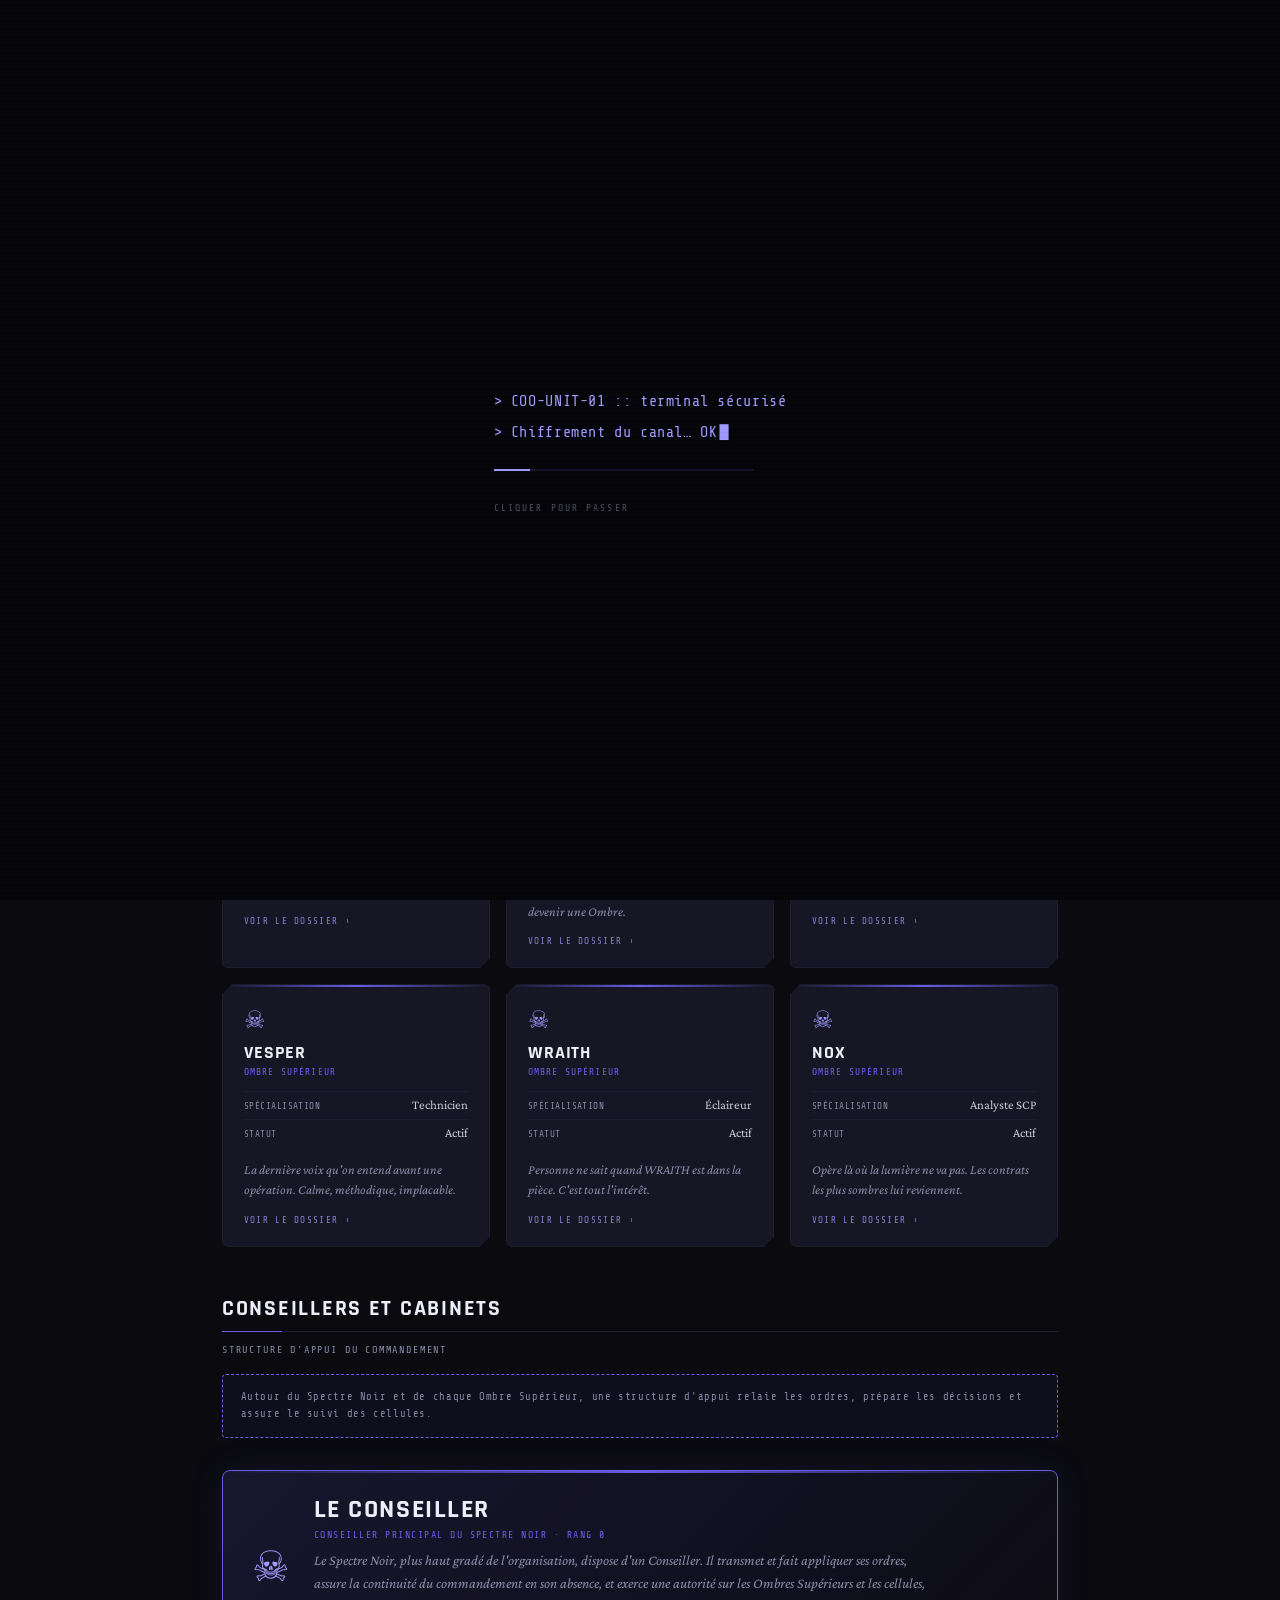
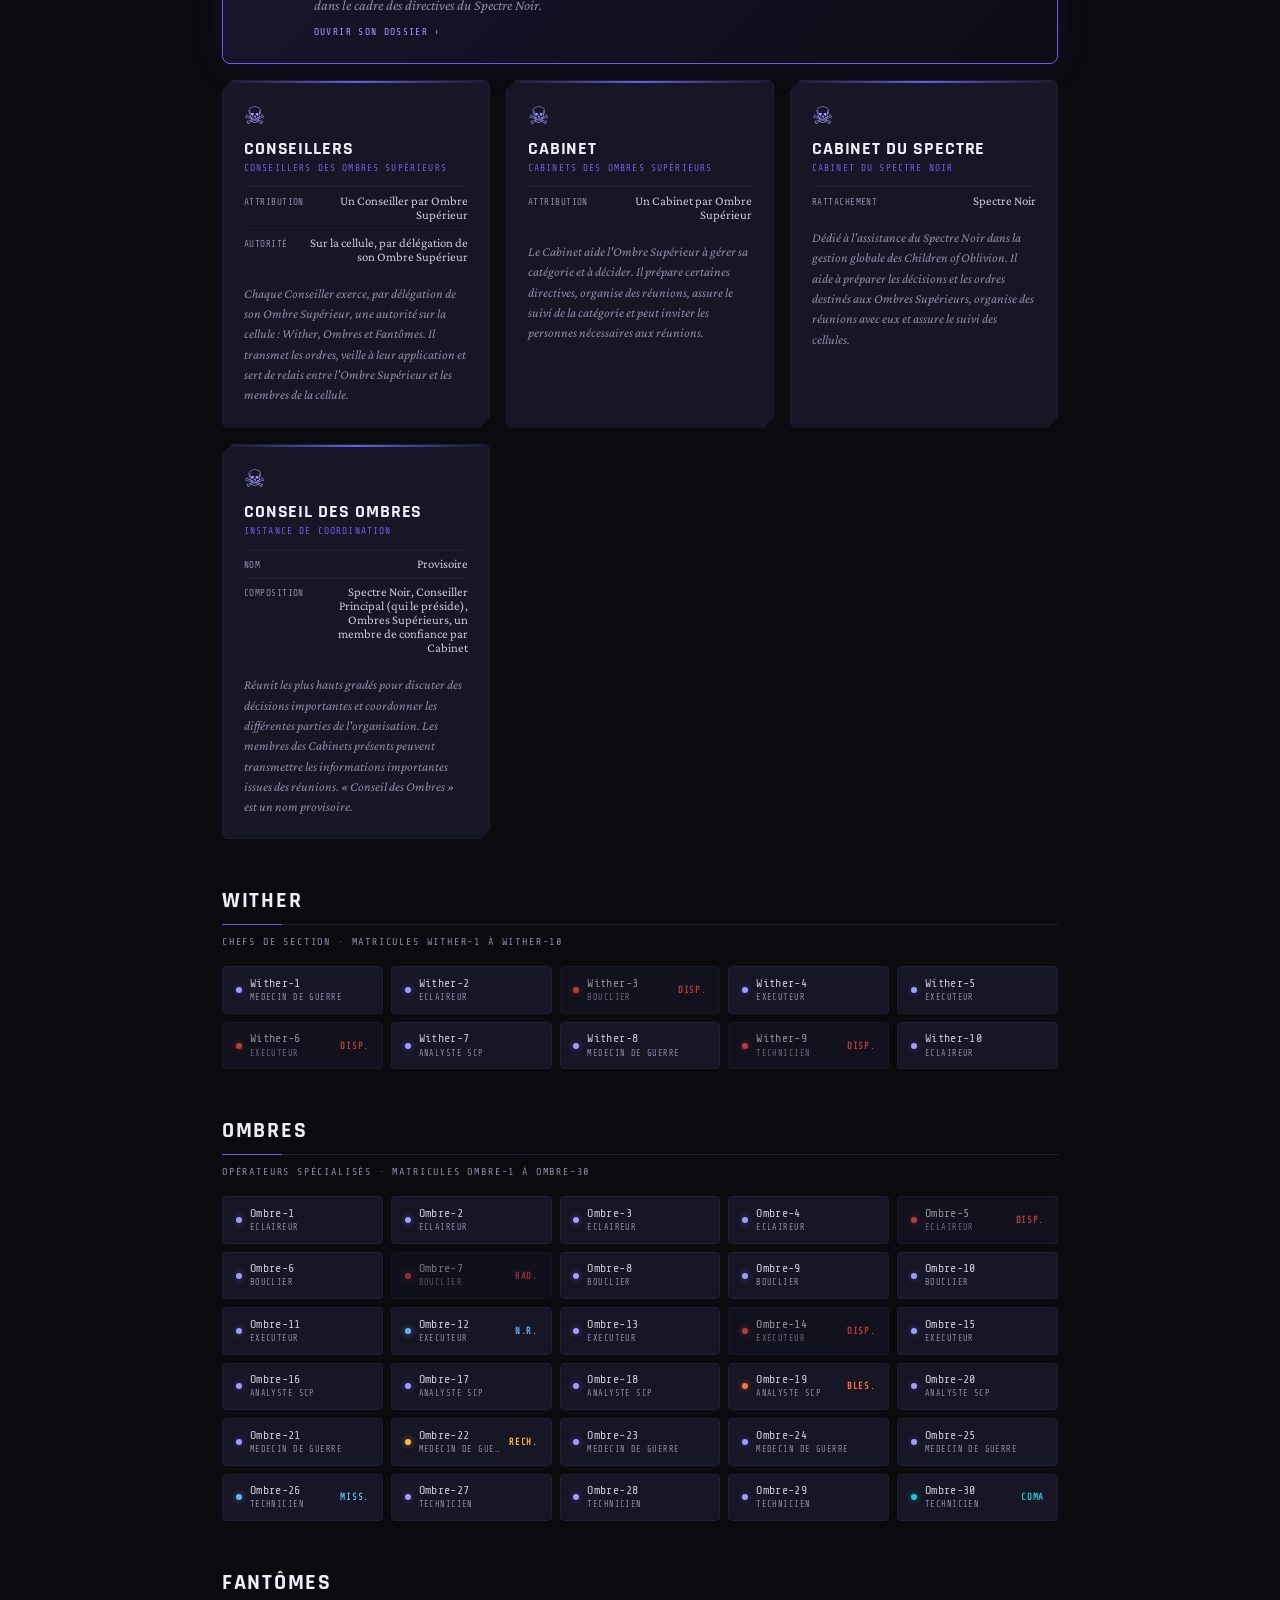
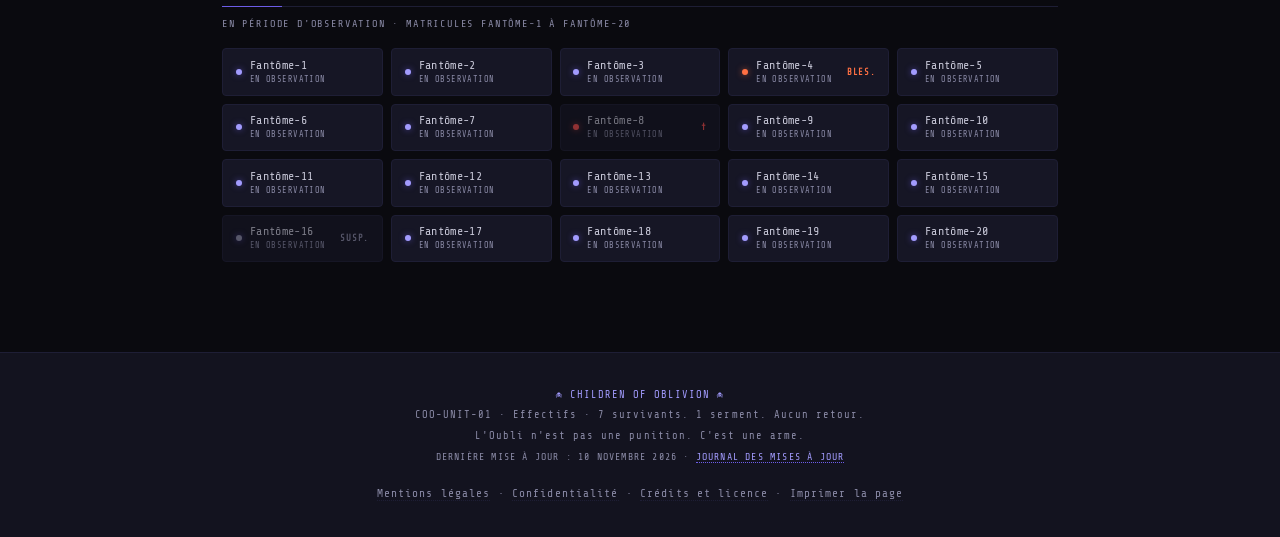
<file: effectifs.html>
<!DOCTYPE html>
<html lang="fr">
<head>
<meta charset="UTF-8">
<meta name="viewport" content="width=device-width, initial-scale=1.0">
<title>Effectifs - Children of Oblivion - COO-UNIT-01</title>
<meta name="description" content="Ceux qui ont abandonné leur nom pour en porter un autre. Les opérateurs des COO.">
<meta name="theme-color" content="#6c5ce7">
<meta property="og:type" content="website">
<meta property="og:site_name" content="Children of Oblivion">
<meta property="og:locale" content="fr_FR">
<meta property="og:title" content="Effectifs - Children of Oblivion">
<meta property="og:description" content="Ceux qui ont abandonné leur nom pour en porter un autre. Les opérateurs des COO.">
<meta property="og:url" content="https://children-of-oblivion.github.io/COO/effectifs.html">
<meta property="og:image" content="https://children-of-oblivion.github.io/COO/apercu.jpg">
<meta property="og:image:width" content="1200">
<meta property="og:image:height" content="630">
<meta property="og:image:alt" content="Logo des Children of Oblivion : trois silhouettes devant une lune violette">
<meta name="twitter:card" content="summary_large_image">
<link rel="icon" type="image/png" href="favicon.png">
<link href="https://fonts.googleapis.com/css2?family=Share+Tech+Mono&family=Rajdhani:wght@300;400;500;600;700&family=Crimson+Pro:ital,wght@0,300;0,400;1,300;1,400&display=swap" rel="stylesheet">
<link rel="stylesheet" href="style.css">
<link rel="stylesheet" href="dossiers.css">
<link rel="stylesheet" href="ux.css">
<link rel="stylesheet" href="theme.css">
<script>try{if(localStorage.getItem('coo_theme')==='light')document.documentElement.setAttribute('data-theme','light')}catch(e){}</script>
</head>
<body data-page="effectifs">


<div class="scanlines"></div>

<div class="hud-frame">
  <span class="hud-corner tl"></span>
  <span class="hud-corner tr"></span>
  <span class="hud-corner bl"></span>
  <span class="hud-corner br"></span>
</div>
<div class="hud-tag bl-tag"><span class="hud-dot"></span><span id="hud-clock">--:--:--</span></div>
<div class="hud-tag br-tag"><span id="hud-opid">OMBRE-????</span></div>

<div class="boot-screen" id="boot" onclick="skipBoot()">
  <div class="boot-inner">
    <div class="boot-line" id="boot-text"></div>
    <div class="boot-progress"><div class="boot-progress-bar" id="boot-bar"></div></div>
    <div class="boot-id" id="boot-id"></div>
    <div class="boot-skip">cliquer pour passer</div>
  </div>
</div>

<script>try{if(sessionStorage.getItem('coo_booted')){var _b=document.getElementById('boot');if(_b)_b.parentNode.removeChild(_b);}}catch(e){}</script>

<div class="session-lock" id="session-lock">
  <div class="session-lock-inner">
    <div class="session-lock-title">Session expirée</div>
    <div class="session-lock-text">Accès révoqué par le système après cinq minutes de connexion.<br>Toute activité restante sur ce terminal a été journalisée.</div>
    <button class="session-lock-btn" onclick="reconnectSession()">Se reconnecter</button>
  </div>
</div>

<!-- NAV -->
<nav>
  <div class="nav-inner">
    <div class="nav-logo" onclick="showPage('accueil')" onkeydown="if(event.key==='Enter')showPage('accueil')" role="link" tabindex="0" title="Retour à l'accueil">
      <span class="logo-img" onclick="skullClick()" role="img" aria-label="Children of Oblivion"></span>
      <span class="glitch">COO-UNIT-01</span>
    </div>
    <ul class="nav-links">
      <li><button data-page="accueil" onclick="showPage('accueil')">Accueil</button></li>
      <li><button data-page="presentation" onclick="showPage('presentation')">Présentation</button></li>
      <li><button data-page="lore" onclick="showPage('lore')">Lore</button></li>
      <li><button data-page="relations" onclick="showPage('relations')">Relations</button></li>
      <li><button data-page="archives" onclick="showPage('archives')">Archives</button></li>
      <li><button data-page="registre" onclick="showPage('registre')">Registre</button></li>
      <li><button class="active" data-page="effectifs" onclick="showPage('effectifs')">Effectifs</button></li>
      <li><button data-page="recrutement" onclick="showPage('recrutement')">Recrutement</button></li>
      <li><button data-page="journal" onclick="showPage('journal')">Journal</button></li>
      <li><button data-page="acces" onclick="showPage('acces')" class="nav-restreint">Accès restreint</button></li>
    </ul>
    <div class="nav-right">
      <button class="nav-search" onclick="openSearch()" aria-label="Rechercher" title="Rechercher (Ctrl+K)"><svg viewBox="0 0 24 24" width="15" height="15" fill="none" stroke="currentColor" stroke-width="2" stroke-linecap="round"><circle cx="11" cy="11" r="7"></circle><line x1="16.5" y1="16.5" x2="21" y2="21"></line></svg></button>
      <div class="session-timer" id="session-timer" title="Temps de session restant">05:00</div>
      <button class="nav-burger" onclick="toggleNav()" aria-label="Menu">☰</button>
      <a class="nav-discord" href="https://discord.gg/EjdVtPbWyr" target="_blank" rel="noopener">Discord</a>
      <div class="nav-status">
        <div class="status-dot"></div>
        ACTIF
      </div>
    </div>
  </div>
</nav>

<div id="page-effectifs" class="page active">
  <div class="page-header">
    <div class="page-header-inner">
      <div class="page-eyebrow">☠ COO-UNIT-01 · Effectifs</div>
      <h2 class="page-title">Le Mur des Ombres</h2>
      <p class="page-desc">Ceux qui ont abandonné leur nom pour en porter un autre. Les opérateurs des COO.</p>
    </div>
  </div>
  <div class="content-wrap">
    <div class="ombres-note">L'ensemble des effectifs des Children of Oblivion, du Commandement aux Fantômes. Cliquez sur un opérateur pour sa fiche (grade, spécialisation, statut).</div>

    <div class="section-title">Le Commandement</div>
    <div class="ombres-grid">
      <div class="cmd-spectre" id="cmd-spectre" onclick="openSpectre()" onkeydown="if(event.key==='Enter'||event.key===' '){event.preventDefault();openSpectre()}" role="button" tabindex="0" aria-label="Ouvrir le dossier du Spectre Noir (accès restreint)">
        <div class="cs-skull">☠</div>
        <div class="cs-info">
          <div class="cs-code">Spectre Noir</div>
          <div class="cs-grade">Commandant · Autorité absolue</div>
          <div class="cs-desc">Identité classifiée. Presque personne ne l'a jamais vu, tout le monde lui obéit. Dernier mot sur chaque contrat, chaque promotion, chaque décision stratégique.</div>
          <div class="cs-more cs-lock">Dossier scellé · Niveau O ›</div>
        </div>
        <div class="cs-status st-actif">● ACTIF</div>
      </div>
      <div class="ombre-card" onclick="openDossier('requiem')" onkeydown="if(event.key==='Enter')openDossier('requiem')" role="button" tabindex="0">
        <div class="ombre-skull">☠</div>
        <div class="ombre-code">REQUIEM</div>
        <div class="ombre-grade">Ombre Supérieur</div>
        <div class="ombre-line"><span class="k">Spécialisation</span><span class="v">Exécuteur</span></div>
        <div class="ombre-line"><span class="k">Statut</span><span class="v st-actif">Actif</span></div>
        <div class="ombre-desc">Le bras armé du Spectre Noir. Là où il passe, le silence suit.</div>
        <div class="ombre-more">Voir le dossier ›</div>
      </div>
      <div class="ombre-card" onclick="openDossier('arknights')" onkeydown="if(event.key==='Enter')openDossier('arknights')" role="button" tabindex="0">
        <div class="ombre-skull">☠</div>
        <div class="ombre-code">ARKNIGHTS</div>
        <div class="ombre-grade">Ombre Supérieur</div>
        <div class="ombre-line"><span class="k">Spécialisation</span><span class="v">Médecin de Guerre</span></div>
        <div class="ombre-line"><span class="k">Statut</span><span class="v st-actif">Actif</span></div>
        <div class="ombre-desc">Ancien chef de l'unité médicale de terrain de la Delta Force. Il a délaissé son identité pour devenir une Ombre.</div>
        <div class="ombre-more">Voir le dossier ›</div>
      </div>
      <div class="ombre-card" onclick="openDossier('warden')" onkeydown="if(event.key==='Enter')openDossier('warden')" role="button" tabindex="0">
        <div class="ombre-skull">☠</div>
        <div class="ombre-code">WARDEN</div>
        <div class="ombre-grade">Ombre Supérieur</div>
        <div class="ombre-line"><span class="k">Spécialisation</span><span class="v">Bouclier</span></div>
        <div class="ombre-line"><span class="k">Statut</span><span class="v st-actif">Actif</span></div>
        <div class="ombre-desc">Gardien du Code de l'Ombre. Rien ni personne ne lui échappe.</div>
        <div class="ombre-more">Voir le dossier ›</div>
      </div>
      <div class="ombre-card" onclick="openDossier('vesper')" onkeydown="if(event.key==='Enter')openDossier('vesper')" role="button" tabindex="0">
        <div class="ombre-skull">☠</div>
        <div class="ombre-code">VESPER</div>
        <div class="ombre-grade">Ombre Supérieur</div>
        <div class="ombre-line"><span class="k">Spécialisation</span><span class="v">Technicien</span></div>
        <div class="ombre-line"><span class="k">Statut</span><span class="v st-actif">Actif</span></div>
        <div class="ombre-desc">La dernière voix qu'on entend avant une opération. Calme, méthodique, implacable.</div>
        <div class="ombre-more">Voir le dossier ›</div>
      </div>
      <div class="ombre-card" onclick="openDossier('wraith')" onkeydown="if(event.key==='Enter')openDossier('wraith')" role="button" tabindex="0">
        <div class="ombre-skull">☠</div>
        <div class="ombre-code">WRAITH</div>
        <div class="ombre-grade">Ombre Supérieur</div>
        <div class="ombre-line"><span class="k">Spécialisation</span><span class="v">Éclaireur</span></div>
        <div class="ombre-line"><span class="k">Statut</span><span class="v st-actif">Actif</span></div>
        <div class="ombre-desc">Personne ne sait quand WRAITH est dans la pièce. C'est tout l'intérêt.</div>
        <div class="ombre-more">Voir le dossier ›</div>
      </div>
      <div class="ombre-card" onclick="openDossier('nox')" onkeydown="if(event.key==='Enter')openDossier('nox')" role="button" tabindex="0">
        <div class="ombre-skull">☠</div>
        <div class="ombre-code">NOX</div>
        <div class="ombre-grade">Ombre Supérieur</div>
        <div class="ombre-line"><span class="k">Spécialisation</span><span class="v">Analyste SCP</span></div>
        <div class="ombre-line"><span class="k">Statut</span><span class="v st-actif">Actif</span></div>
        <div class="ombre-desc">Opère là où la lumière ne va pas. Les contrats les plus sombres lui reviennent.</div>
        <div class="ombre-more">Voir le dossier ›</div>
      </div>
    </div>

    <div class="section-title">Conseillers et Cabinets</div>
    <p class="roster-sub">Structure d'appui du Commandement</p>
    <div class="ombres-note">Autour du Spectre Noir et de chaque Ombre Supérieur, une structure d'appui relaie les ordres, prépare les décisions et assure le suivi des cellules.</div>
    <div class="ombres-grid">
      <div class="cmd-spectre" id="conseiller-spectre" onclick="openDossier('conseiller')" onkeydown="if(event.key==='Enter')openDossier('conseiller')" role="button" tabindex="0">
        <div class="cs-skull">☠</div>
        <div class="cs-info">
          <div class="cs-code">Le Conseiller</div>
          <div class="cs-grade">Conseiller Principal du Spectre Noir · Rang 0</div>
          <div class="cs-desc">Le Spectre Noir, plus haut gradé de l'organisation, dispose d'un Conseiller. Il transmet et fait appliquer ses ordres, assure la continuité du commandement en son absence, et exerce une autorité sur les Ombres Supérieurs et les cellules, dans le cadre des directives du Spectre Noir.</div>
          <div class="cs-more">Ouvrir son dossier ›</div>
        </div>
      </div>
      <div class="ombre-card">
        <div class="ombre-skull">☠</div>
        <div class="ombre-code">CONSEILLERS</div>
        <div class="ombre-grade">Conseillers des Ombres Supérieurs</div>
        <div class="ombre-line"><span class="k">Attribution</span><span class="v">Un Conseiller par Ombre Supérieur</span></div>
        <div class="ombre-line"><span class="k">Autorité</span><span class="v">Sur la cellule, par délégation de son Ombre Supérieur</span></div>
        <div class="ombre-desc">Chaque Conseiller exerce, par délégation de son Ombre Supérieur, une autorité sur la cellule : Wither, Ombres et Fantômes. Il transmet les ordres, veille à leur application et sert de relais entre l'Ombre Supérieur et les membres de la cellule.</div>
      </div>
      <div class="ombre-card">
        <div class="ombre-skull">☠</div>
        <div class="ombre-code">CABINET</div>
        <div class="ombre-grade">Cabinets des Ombres Supérieurs</div>
        <div class="ombre-line"><span class="k">Attribution</span><span class="v">Un Cabinet par Ombre Supérieur</span></div>
        <div class="ombre-desc">Le Cabinet aide l'Ombre Supérieur à gérer sa catégorie et à décider. Il prépare certaines directives, organise des réunions, assure le suivi de la catégorie et peut inviter les personnes nécessaires aux réunions.</div>
      </div>
      <div class="ombre-card">
        <div class="ombre-skull">☠</div>
        <div class="ombre-code">CABINET DU SPECTRE</div>
        <div class="ombre-grade">Cabinet du Spectre Noir</div>
        <div class="ombre-line"><span class="k">Rattachement</span><span class="v">Spectre Noir</span></div>
        <div class="ombre-desc">Dédié à l'assistance du Spectre Noir dans la gestion globale des Children of Oblivion. Il aide à préparer les décisions et les ordres destinés aux Ombres Supérieurs, organise des réunions avec eux et assure le suivi des cellules.</div>
      </div>
      <div class="ombre-card">
        <div class="ombre-skull">☠</div>
        <div class="ombre-code">CONSEIL DES OMBRES</div>
        <div class="ombre-grade">Instance de coordination</div>
        <div class="ombre-line"><span class="k">Nom</span><span class="v">Provisoire</span></div>
        <div class="ombre-line"><span class="k">Composition</span><span class="v">Spectre Noir, Conseiller Principal (qui le préside), Ombres Supérieurs, un membre de confiance par Cabinet</span></div>
        <div class="ombre-desc">Réunit les plus hauts gradés pour discuter des décisions importantes et coordonner les différentes parties de l'organisation. Les membres des Cabinets présents peuvent transmettre les informations importantes issues des réunions. « Conseil des Ombres » est un nom provisoire.</div>
      </div>
    </div>

    <div class="section-title">Wither</div>
    <p class="roster-sub">Chefs de section · Matricules Wither-1 à Wither-10</p>
    <div class="matricule-grid">
      <div class="matricule" onclick="openMatricule('Wither-1')"><span class="mdot"></span><div class="minfo"><span class="mcode">Wither-1</span><span class="mspec">Médecin de Guerre</span></div></div>
      <div class="matricule" onclick="openMatricule('Wither-2')"><span class="mdot"></span><div class="minfo"><span class="mcode">Wither-2</span><span class="mspec">Éclaireur</span></div></div>
      <div class="matricule st-dispa" onclick="openMatricule('Wither-3')"><span class="mdot"></span><div class="minfo"><span class="mcode">Wither-3</span><span class="mspec">Bouclier</span></div><span class="mtag">DISP.</span></div>
      <div class="matricule" onclick="openMatricule('Wither-4')"><span class="mdot"></span><div class="minfo"><span class="mcode">Wither-4</span><span class="mspec">Exécuteur</span></div></div>
      <div class="matricule" onclick="openMatricule('Wither-5')"><span class="mdot"></span><div class="minfo"><span class="mcode">Wither-5</span><span class="mspec">Exécuteur</span></div></div>
      <div class="matricule st-dispa" onclick="openMatricule('Wither-6')"><span class="mdot"></span><div class="minfo"><span class="mcode">Wither-6</span><span class="mspec">Exécuteur</span></div><span class="mtag">DISP.</span></div>
      <div class="matricule" onclick="openMatricule('Wither-7')"><span class="mdot"></span><div class="minfo"><span class="mcode">Wither-7</span><span class="mspec">Analyste SCP</span></div></div>
      <div class="matricule" onclick="openMatricule('Wither-8')"><span class="mdot"></span><div class="minfo"><span class="mcode">Wither-8</span><span class="mspec">Médecin de Guerre</span></div></div>
      <div class="matricule st-dispa" onclick="openMatricule('Wither-9')"><span class="mdot"></span><div class="minfo"><span class="mcode">Wither-9</span><span class="mspec">Technicien</span></div><span class="mtag">DISP.</span></div>
      <div class="matricule" onclick="openMatricule('Wither-10')"><span class="mdot"></span><div class="minfo"><span class="mcode">Wither-10</span><span class="mspec">Éclaireur</span></div></div>
    </div>

    <div class="section-title">Ombres</div>
    <p class="roster-sub">Opérateurs spécialisés · Matricules Ombre-1 à Ombre-30</p>
    <div class="matricule-grid">
      <div class="matricule" onclick="openMatricule('Ombre-1')"><span class="mdot"></span><div class="minfo"><span class="mcode">Ombre-1</span><span class="mspec">Éclaireur</span></div></div>
      <div class="matricule" onclick="openMatricule('Ombre-2')"><span class="mdot"></span><div class="minfo"><span class="mcode">Ombre-2</span><span class="mspec">Éclaireur</span></div></div>
      <div class="matricule" onclick="openMatricule('Ombre-3')"><span class="mdot"></span><div class="minfo"><span class="mcode">Ombre-3</span><span class="mspec">Éclaireur</span></div></div>
      <div class="matricule" onclick="openMatricule('Ombre-4')"><span class="mdot"></span><div class="minfo"><span class="mcode">Ombre-4</span><span class="mspec">Éclaireur</span></div></div>
      <div class="matricule st-dispa" onclick="openMatricule('Ombre-5')"><span class="mdot"></span><div class="minfo"><span class="mcode">Ombre-5</span><span class="mspec">Éclaireur</span></div><span class="mtag">DISP.</span></div>
      <div class="matricule" onclick="openMatricule('Ombre-6')"><span class="mdot"></span><div class="minfo"><span class="mcode">Ombre-6</span><span class="mspec">Bouclier</span></div></div>
      <div class="matricule st-mort" onclick="openMatricule('Ombre-7')"><span class="mdot"></span><div class="minfo"><span class="mcode">Ombre-7</span><span class="mspec">Bouclier</span></div><span class="mtag">RAD.</span></div>
      <div class="matricule" onclick="openMatricule('Ombre-8')"><span class="mdot"></span><div class="minfo"><span class="mcode">Ombre-8</span><span class="mspec">Bouclier</span></div></div>
      <div class="matricule" onclick="openMatricule('Ombre-9')"><span class="mdot"></span><div class="minfo"><span class="mcode">Ombre-9</span><span class="mspec">Bouclier</span></div></div>
      <div class="matricule" onclick="openMatricule('Ombre-10')"><span class="mdot"></span><div class="minfo"><span class="mcode">Ombre-10</span><span class="mspec">Bouclier</span></div></div>
      <div class="matricule" onclick="openMatricule('Ombre-11')"><span class="mdot"></span><div class="minfo"><span class="mcode">Ombre-11</span><span class="mspec">Exécuteur</span></div></div>
      <div class="matricule st-mission" onclick="openMatricule('Ombre-12')"><span class="mdot"></span><div class="minfo"><span class="mcode">Ombre-12</span><span class="mspec">Exécuteur</span></div><span class="mtag">N.R.</span></div>
      <div class="matricule" onclick="openMatricule('Ombre-13')"><span class="mdot"></span><div class="minfo"><span class="mcode">Ombre-13</span><span class="mspec">Exécuteur</span></div></div>
      <div class="matricule st-dispa" onclick="openMatricule('Ombre-14')"><span class="mdot"></span><div class="minfo"><span class="mcode">Ombre-14</span><span class="mspec">Exécuteur</span></div><span class="mtag">DISP.</span></div>
      <div class="matricule" onclick="openMatricule('Ombre-15')"><span class="mdot"></span><div class="minfo"><span class="mcode">Ombre-15</span><span class="mspec">Exécuteur</span></div></div>
      <div class="matricule" onclick="openMatricule('Ombre-16')"><span class="mdot"></span><div class="minfo"><span class="mcode">Ombre-16</span><span class="mspec">Analyste SCP</span></div></div>
      <div class="matricule" onclick="openMatricule('Ombre-17')"><span class="mdot"></span><div class="minfo"><span class="mcode">Ombre-17</span><span class="mspec">Analyste SCP</span></div></div>
      <div class="matricule" onclick="openMatricule('Ombre-18')"><span class="mdot"></span><div class="minfo"><span class="mcode">Ombre-18</span><span class="mspec">Analyste SCP</span></div></div>
      <div class="matricule st-blesse" onclick="openMatricule('Ombre-19')"><span class="mdot"></span><div class="minfo"><span class="mcode">Ombre-19</span><span class="mspec">Analyste SCP</span></div><span class="mtag">BLES.</span></div>
      <div class="matricule" onclick="openMatricule('Ombre-20')"><span class="mdot"></span><div class="minfo"><span class="mcode">Ombre-20</span><span class="mspec">Analyste SCP</span></div></div>
      <div class="matricule" onclick="openMatricule('Ombre-21')"><span class="mdot"></span><div class="minfo"><span class="mcode">Ombre-21</span><span class="mspec">Médecin de Guerre</span></div></div>
      <div class="matricule st-rech" onclick="openMatricule('Ombre-22')"><span class="mdot"></span><div class="minfo"><span class="mcode">Ombre-22</span><span class="mspec">Médecin de Guerre</span></div><span class="mtag">RECH.</span></div>
      <div class="matricule" onclick="openMatricule('Ombre-23')"><span class="mdot"></span><div class="minfo"><span class="mcode">Ombre-23</span><span class="mspec">Médecin de Guerre</span></div></div>
      <div class="matricule" onclick="openMatricule('Ombre-24')"><span class="mdot"></span><div class="minfo"><span class="mcode">Ombre-24</span><span class="mspec">Médecin de Guerre</span></div></div>
      <div class="matricule" onclick="openMatricule('Ombre-25')"><span class="mdot"></span><div class="minfo"><span class="mcode">Ombre-25</span><span class="mspec">Médecin de Guerre</span></div></div>
      <div class="matricule st-mission" onclick="openMatricule('Ombre-26')"><span class="mdot"></span><div class="minfo"><span class="mcode">Ombre-26</span><span class="mspec">Technicien</span></div><span class="mtag">MISS.</span></div>
      <div class="matricule" onclick="openMatricule('Ombre-27')"><span class="mdot"></span><div class="minfo"><span class="mcode">Ombre-27</span><span class="mspec">Technicien</span></div></div>
      <div class="matricule" onclick="openMatricule('Ombre-28')"><span class="mdot"></span><div class="minfo"><span class="mcode">Ombre-28</span><span class="mspec">Technicien</span></div></div>
      <div class="matricule" onclick="openMatricule('Ombre-29')"><span class="mdot"></span><div class="minfo"><span class="mcode">Ombre-29</span><span class="mspec">Technicien</span></div></div>
      <div class="matricule st-coma" onclick="openMatricule('Ombre-30')"><span class="mdot"></span><div class="minfo"><span class="mcode">Ombre-30</span><span class="mspec">Technicien</span></div><span class="mtag">COMA</span></div>
    </div>

    <div class="section-title">Fantômes</div>
    <p class="roster-sub">En période d'observation · Matricules Fantôme-1 à Fantôme-20</p>
    <div class="matricule-grid">
      <div class="matricule" onclick="openMatricule('Fantôme-1')"><span class="mdot"></span><div class="minfo"><span class="mcode">Fantôme-1</span><span class="mspec">En observation</span></div></div>
      <div class="matricule" onclick="openMatricule('Fantôme-2')"><span class="mdot"></span><div class="minfo"><span class="mcode">Fantôme-2</span><span class="mspec">En observation</span></div></div>
      <div class="matricule" onclick="openMatricule('Fantôme-3')"><span class="mdot"></span><div class="minfo"><span class="mcode">Fantôme-3</span><span class="mspec">En observation</span></div></div>
      <div class="matricule st-blesse" onclick="openMatricule('Fantôme-4')"><span class="mdot"></span><div class="minfo"><span class="mcode">Fantôme-4</span><span class="mspec">En observation</span></div><span class="mtag">BLES.</span></div>
      <div class="matricule" onclick="openMatricule('Fantôme-5')"><span class="mdot"></span><div class="minfo"><span class="mcode">Fantôme-5</span><span class="mspec">En observation</span></div></div>
      <div class="matricule" onclick="openMatricule('Fantôme-6')"><span class="mdot"></span><div class="minfo"><span class="mcode">Fantôme-6</span><span class="mspec">En observation</span></div></div>
      <div class="matricule" onclick="openMatricule('Fantôme-7')"><span class="mdot"></span><div class="minfo"><span class="mcode">Fantôme-7</span><span class="mspec">En observation</span></div></div>
      <div class="matricule st-mort" onclick="openMatricule('Fantôme-8')"><span class="mdot"></span><div class="minfo"><span class="mcode">Fantôme-8</span><span class="mspec">En observation</span></div><span class="mtag">†</span></div>
      <div class="matricule" onclick="openMatricule('Fantôme-9')"><span class="mdot"></span><div class="minfo"><span class="mcode">Fantôme-9</span><span class="mspec">En observation</span></div></div>
      <div class="matricule" onclick="openMatricule('Fantôme-10')"><span class="mdot"></span><div class="minfo"><span class="mcode">Fantôme-10</span><span class="mspec">En observation</span></div></div>
      <div class="matricule" onclick="openMatricule('Fantôme-11')"><span class="mdot"></span><div class="minfo"><span class="mcode">Fantôme-11</span><span class="mspec">En observation</span></div></div>
      <div class="matricule" onclick="openMatricule('Fantôme-12')"><span class="mdot"></span><div class="minfo"><span class="mcode">Fantôme-12</span><span class="mspec">En observation</span></div></div>
      <div class="matricule" onclick="openMatricule('Fantôme-13')"><span class="mdot"></span><div class="minfo"><span class="mcode">Fantôme-13</span><span class="mspec">En observation</span></div></div>
      <div class="matricule" onclick="openMatricule('Fantôme-14')"><span class="mdot"></span><div class="minfo"><span class="mcode">Fantôme-14</span><span class="mspec">En observation</span></div></div>
      <div class="matricule" onclick="openMatricule('Fantôme-15')"><span class="mdot"></span><div class="minfo"><span class="mcode">Fantôme-15</span><span class="mspec">En observation</span></div></div>
      <div class="matricule st-susp" onclick="openMatricule('Fantôme-16')"><span class="mdot"></span><div class="minfo"><span class="mcode">Fantôme-16</span><span class="mspec">En observation</span></div><span class="mtag">SUSP.</span></div>
      <div class="matricule" onclick="openMatricule('Fantôme-17')"><span class="mdot"></span><div class="minfo"><span class="mcode">Fantôme-17</span><span class="mspec">En observation</span></div></div>
      <div class="matricule" onclick="openMatricule('Fantôme-18')"><span class="mdot"></span><div class="minfo"><span class="mcode">Fantôme-18</span><span class="mspec">En observation</span></div></div>
      <div class="matricule" onclick="openMatricule('Fantôme-19')"><span class="mdot"></span><div class="minfo"><span class="mcode">Fantôme-19</span><span class="mspec">En observation</span></div></div>
      <div class="matricule" onclick="openMatricule('Fantôme-20')"><span class="mdot"></span><div class="minfo"><span class="mcode">Fantôme-20</span><span class="mspec">En observation</span></div></div>
    </div>
  </div>

  <footer>
    <p class="footer-accent">☠ CHILDREN OF OBLIVION ☠</p>
    <p>COO-UNIT-01 · Effectifs · 7 survivants. 1 serment. Aucun retour.</p>
    <p>L'Oubli n'est pas une punition. C'est une arme.</p>
    <p class="footer-legal">
      <a onclick="showPage('legal')">Mentions légales</a> ·
      <a onclick="showPage('legal')">Confidentialité</a> ·
      <a onclick="showPage('legal')">Crédits et licence</a>
    </p>
  </footer>
</div>

<!-- RECHERCHE -->
<div class="search-overlay" id="search-overlay" onclick="if(event.target===this)closeSearch()">
  <div class="search-box">
    <input type="text" id="search-input" placeholder="Rechercher dans le dossier…" oninput="runSearch(this.value)" autocomplete="off" spellcheck="false">
    <div class="search-results" id="search-results"></div>
  </div>
</div>

<!-- MODALE BADGE -->
<div class="modal-overlay" id="profil-modal" onclick="if(event.target===this)closeProfil()">
  <div class="modal-box profil-box">
    <button type="button" class="modal-close" onclick="closeProfil()" aria-label="Fermer">&times;</button>
    <div class="profil-head">
      <div class="profil-avatar" id="profil-avatar"></div>
      <div>
        <div class="profil-nom" id="profil-nom"></div>
        <div class="profil-handle" id="profil-handle"></div>
        <div class="profil-role" id="profil-role"></div>
      </div>
    </div>
    <div class="profil-corps" id="profil-corps"></div>
  </div>
</div>

<div class="modal-overlay" id="badge-modal" onclick="if(event.target===this)closeBadge()">
  <div class="modal-box">
    <button type="button" class="modal-close" onclick="closeBadge()" aria-label="Fermer">×</button>
    <div class="modal-eyebrow" id="badge-eyebrow">COO-UNIT-01 · Doctrine de l'Ombre</div>
    <div class="modal-title" id="badge-title"></div>
    <div class="modal-text" id="badge-text"></div>
  </div>
</div>

<script src="script.js"></script>
<script src="theme.js"></script>
<script src="dossiers.js"></script>
<script src="spectre.js"></script>
<script src="journal.js"></script>
<script src="ux.js"></script>
</body>
</html>
</file>
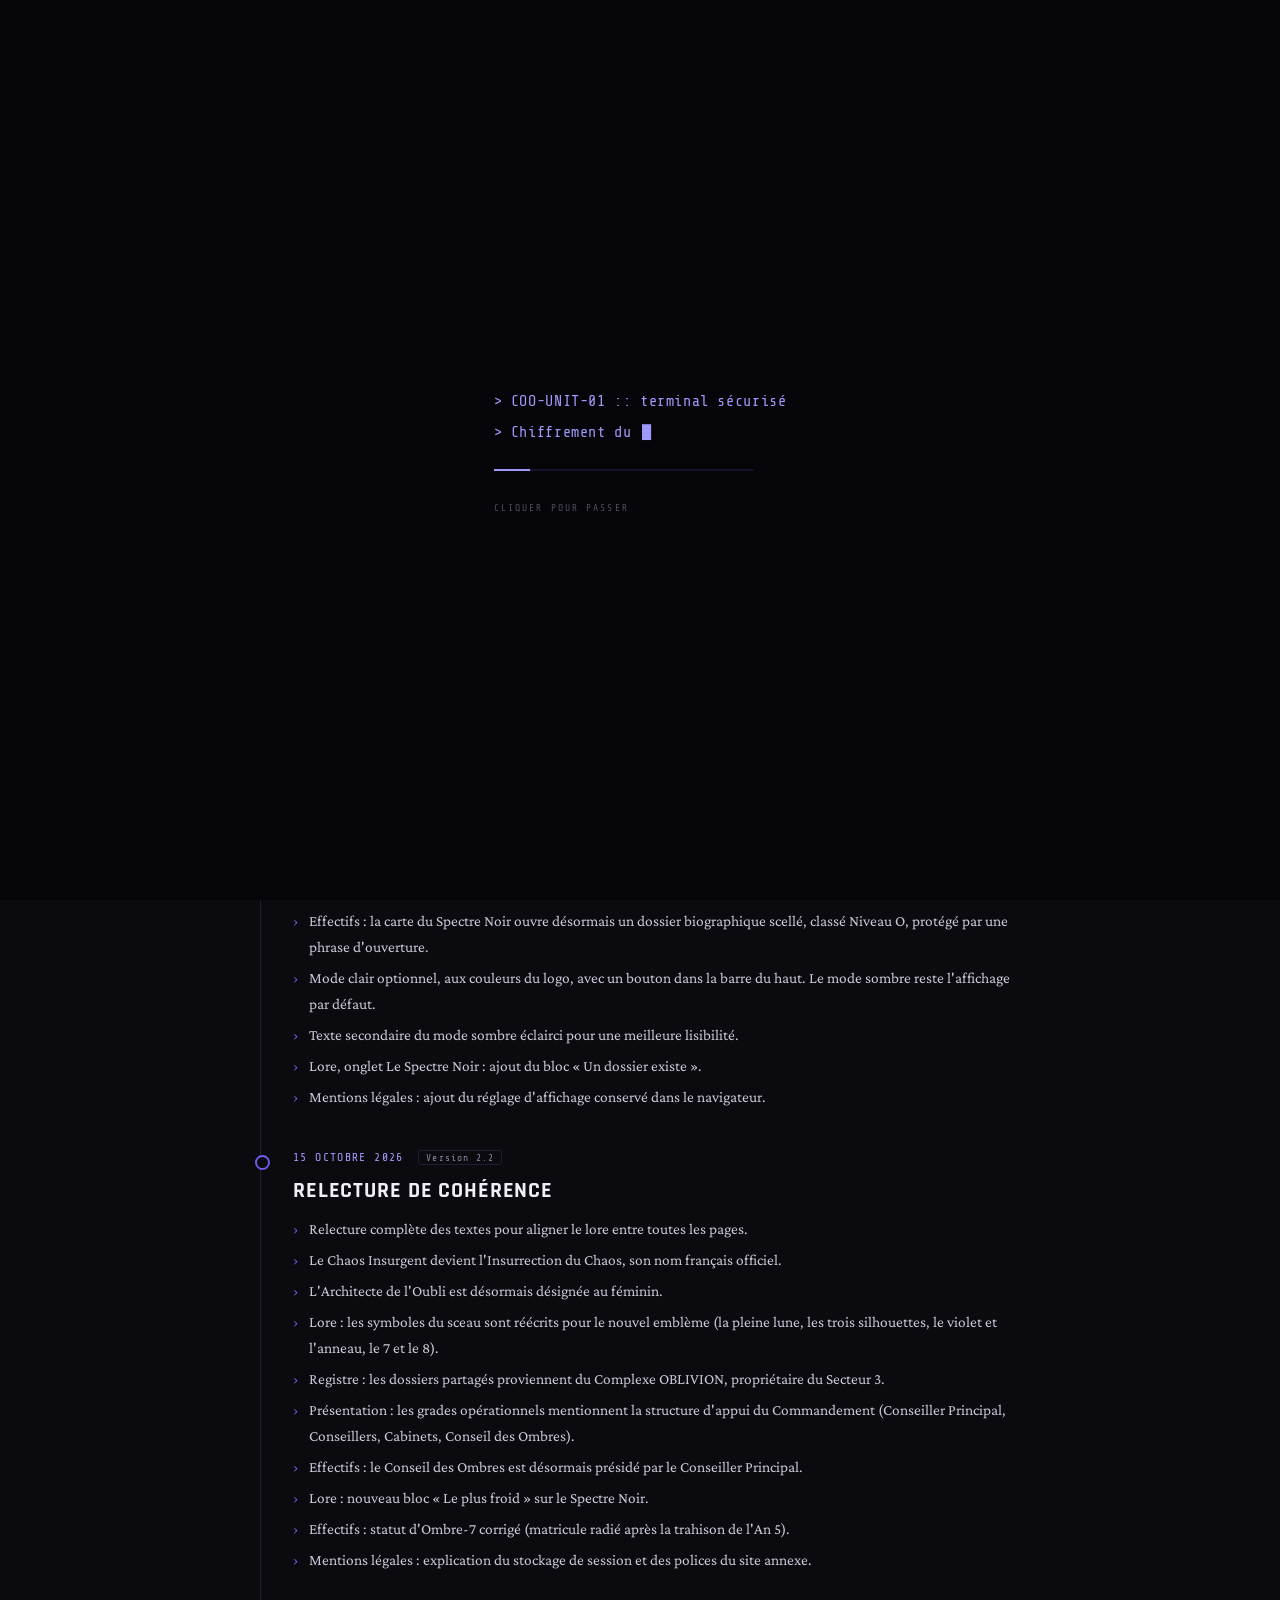
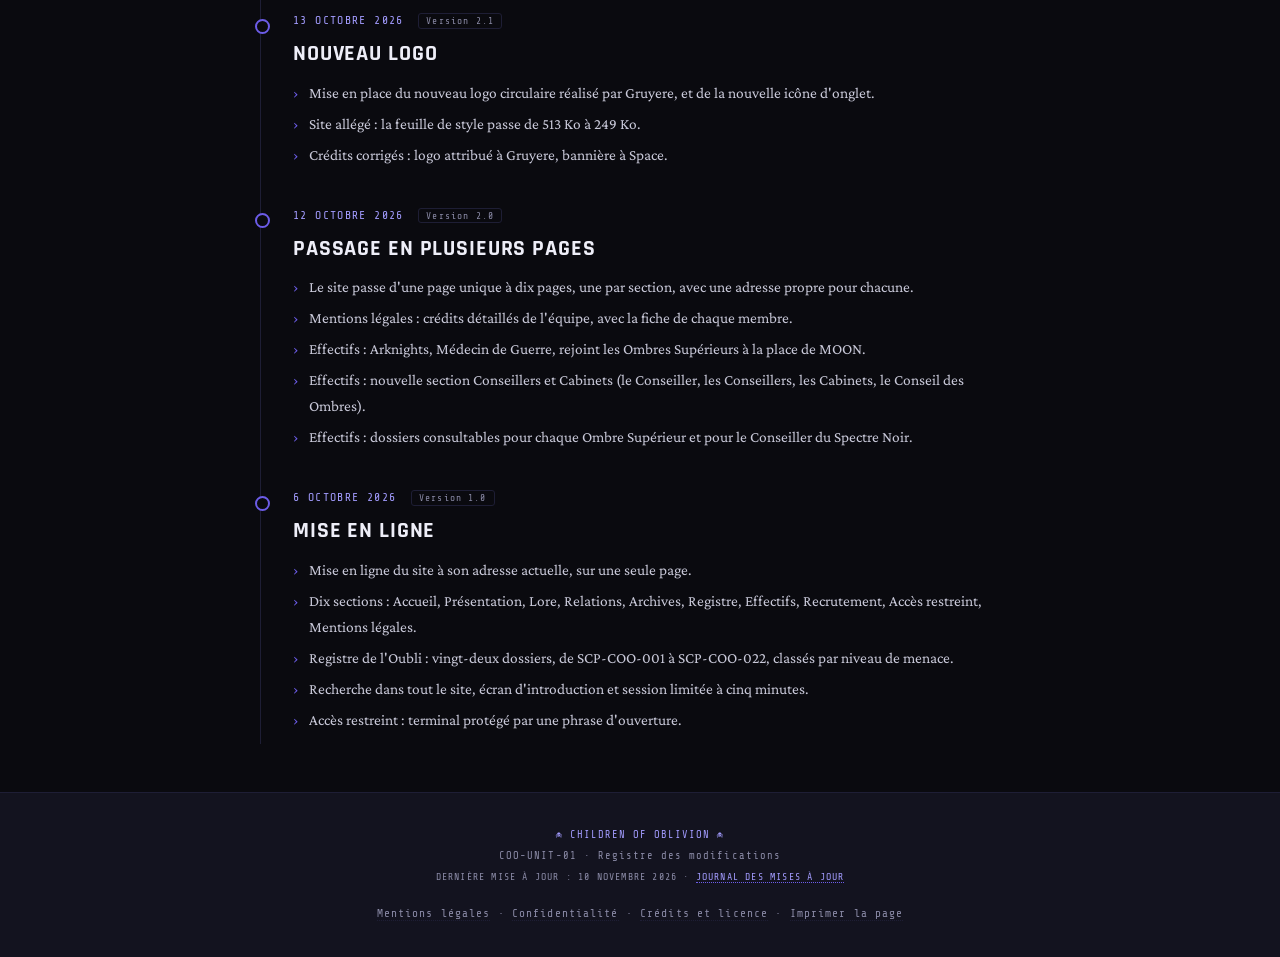
<file: journal.html>
<!DOCTYPE html>
<html lang="fr">
<head>
<meta charset="UTF-8">
<meta name="viewport" content="width=device-width, initial-scale=1.0">
<title>Journal des mises à jour - Children of Oblivion - COO-UNIT-01</title>
<meta name="description" content="Chaque évolution du site, datée, de la plus récente à la plus ancienne.">
<meta name="theme-color" content="#6c5ce7">
<meta property="og:type" content="website">
<meta property="og:site_name" content="Children of Oblivion">
<meta property="og:locale" content="fr_FR">
<meta property="og:title" content="Journal des mises à jour - Children of Oblivion">
<meta property="og:description" content="Chaque évolution du site, datée, de la plus récente à la plus ancienne.">
<meta property="og:url" content="https://children-of-oblivion.github.io/COO/journal.html">
<meta property="og:image" content="https://children-of-oblivion.github.io/COO/apercu.jpg">
<meta property="og:image:width" content="1200">
<meta property="og:image:height" content="630">
<meta property="og:image:alt" content="Logo des Children of Oblivion : trois silhouettes devant une lune violette">
<meta name="twitter:card" content="summary_large_image">
<link rel="icon" type="image/png" href="favicon.png">
<link href="https://fonts.googleapis.com/css2?family=Share+Tech+Mono&family=Rajdhani:wght@300;400;500;600;700&family=Crimson+Pro:ital,wght@0,300;0,400;1,300;1,400&display=swap" rel="stylesheet">
<link rel="stylesheet" href="style.css">
<link rel="stylesheet" href="ux.css">
<link rel="stylesheet" href="theme.css">
<script>try{if(localStorage.getItem('coo_theme')==='light')document.documentElement.setAttribute('data-theme','light')}catch(e){}</script>
</head>
<body data-page="journal">


<div class="scanlines"></div>

<div class="hud-frame">
  <span class="hud-corner tl"></span>
  <span class="hud-corner tr"></span>
  <span class="hud-corner bl"></span>
  <span class="hud-corner br"></span>
</div>
<div class="hud-tag bl-tag"><span class="hud-dot"></span><span id="hud-clock">--:--:--</span></div>
<div class="hud-tag br-tag"><span id="hud-opid">OMBRE-????</span></div>

<div class="boot-screen" id="boot" onclick="skipBoot()">
  <div class="boot-inner">
    <div class="boot-line" id="boot-text"></div>
    <div class="boot-progress"><div class="boot-progress-bar" id="boot-bar"></div></div>
    <div class="boot-id" id="boot-id"></div>
    <div class="boot-skip">cliquer pour passer</div>
  </div>
</div>

<script>try{if(sessionStorage.getItem('coo_booted')){var _b=document.getElementById('boot');if(_b)_b.parentNode.removeChild(_b);}}catch(e){}</script>

<div class="session-lock" id="session-lock">
  <div class="session-lock-inner">
    <div class="session-lock-title">Session expirée</div>
    <div class="session-lock-text">Accès révoqué par le système après cinq minutes de connexion.<br>Toute activité restante sur ce terminal a été journalisée.</div>
    <button class="session-lock-btn" onclick="reconnectSession()">Se reconnecter</button>
  </div>
</div>

<!-- NAV -->
<nav>
  <div class="nav-inner">
    <div class="nav-logo" onclick="showPage('accueil')" onkeydown="if(event.key==='Enter')showPage('accueil')" role="link" tabindex="0" title="Retour à l'accueil">
      <span class="logo-img" onclick="skullClick()" role="img" aria-label="Children of Oblivion"></span>
      <span class="glitch">COO-UNIT-01</span>
    </div>
    <ul class="nav-links">
      <li><button data-page="accueil" onclick="showPage('accueil')">Accueil</button></li>
      <li><button data-page="presentation" onclick="showPage('presentation')">Présentation</button></li>
      <li><button data-page="lore" onclick="showPage('lore')">Lore</button></li>
      <li><button data-page="relations" onclick="showPage('relations')">Relations</button></li>
      <li><button data-page="archives" onclick="showPage('archives')">Archives</button></li>
      <li><button data-page="registre" onclick="showPage('registre')">Registre</button></li>
      <li><button data-page="effectifs" onclick="showPage('effectifs')">Effectifs</button></li>
      <li><button data-page="recrutement" onclick="showPage('recrutement')">Recrutement</button></li>
      <li><button class="active" data-page="journal" onclick="showPage('journal')">Journal</button></li>
      <li><button data-page="acces" onclick="showPage('acces')" class="nav-restreint">Accès restreint</button></li>
    </ul>
    <div class="nav-right">
      <button class="nav-search" onclick="openSearch()" aria-label="Rechercher" title="Rechercher (Ctrl+K)"><svg viewBox="0 0 24 24" width="15" height="15" fill="none" stroke="currentColor" stroke-width="2" stroke-linecap="round"><circle cx="11" cy="11" r="7"></circle><line x1="16.5" y1="16.5" x2="21" y2="21"></line></svg></button>
      <div class="session-timer" id="session-timer" title="Temps de session restant">05:00</div>
      <button class="nav-burger" onclick="toggleNav()" aria-label="Menu">☰</button>
      <a class="nav-discord" href="https://discord.gg/EjdVtPbWyr" target="_blank" rel="noopener">Discord</a>
      <div class="nav-status">
        <div class="status-dot"></div>
        ACTIF
      </div>
    </div>
  </div>
</nav>

<div id="page-journal" class="page active">
  <div class="page-header">
    <div class="page-header-inner">
      <div class="page-eyebrow">☠ COO-UNIT-01 · Registre des modifications</div>
      <h2 class="page-title">Journal des mises à jour</h2>
      <p class="page-desc">Chaque évolution du site, datée, de la plus récente à la plus ancienne.</p>
    </div>
  </div>
  <div class="content-wrap">
    <p class="jr-note">Les dates sont celles de la mise en ligne de chaque version. Les contenus scellés et les archives à accès restreint n'y figurent pas.</p>
    <div class="journal" id="journal-liste"></div>
  </div>
  <footer>
    <p class="footer-accent">☠ CHILDREN OF OBLIVION ☠</p>
    <p>COO-UNIT-01 · Registre des modifications</p>
    <p class="footer-legal">
      <a onclick="showPage('legal')">Mentions légales</a> ·
      <a onclick="showPage('legal')">Confidentialité</a> ·
      <a onclick="showPage('legal')">Crédits et licence</a>
    </p>
  </footer>
</div>

<!-- RECHERCHE -->
<div class="search-overlay" id="search-overlay" onclick="if(event.target===this)closeSearch()">
  <div class="search-box">
    <input type="text" id="search-input" placeholder="Rechercher dans le dossier…" oninput="runSearch(this.value)" autocomplete="off" spellcheck="false">
    <div class="search-results" id="search-results"></div>
  </div>
</div>

<!-- MODALE BADGE -->
<div class="modal-overlay" id="profil-modal" onclick="if(event.target===this)closeProfil()">
  <div class="modal-box profil-box">
    <button type="button" class="modal-close" onclick="closeProfil()" aria-label="Fermer">&times;</button>
    <div class="profil-head">
      <div class="profil-avatar" id="profil-avatar"></div>
      <div>
        <div class="profil-nom" id="profil-nom"></div>
        <div class="profil-handle" id="profil-handle"></div>
        <div class="profil-role" id="profil-role"></div>
      </div>
    </div>
    <div class="profil-corps" id="profil-corps"></div>
  </div>
</div>

<div class="modal-overlay" id="badge-modal" onclick="if(event.target===this)closeBadge()">
  <div class="modal-box">
    <button type="button" class="modal-close" onclick="closeBadge()" aria-label="Fermer">×</button>
    <div class="modal-eyebrow" id="badge-eyebrow">COO-UNIT-01 · Doctrine de l'Ombre</div>
    <div class="modal-title" id="badge-title"></div>
    <div class="modal-text" id="badge-text"></div>
  </div>
</div>

<script src="script.js"></script>
<script src="theme.js"></script>
<script src="journal.js"></script>
<script src="ux.js"></script>
</body>
</html>
</file>
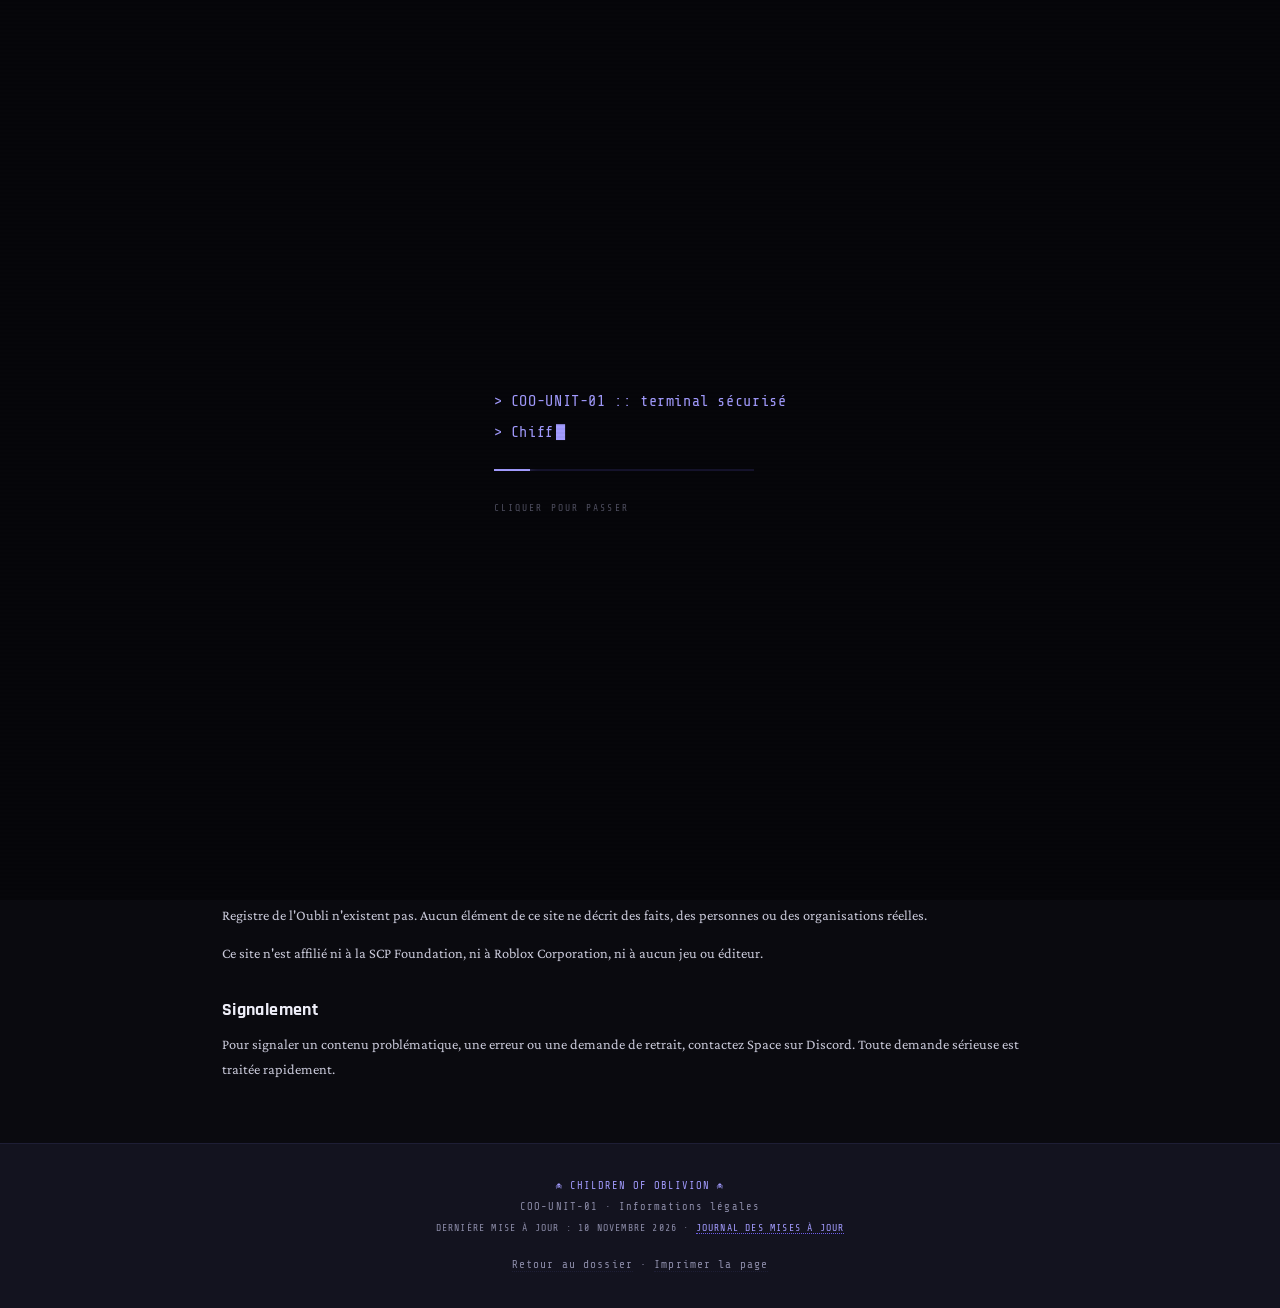
<file: legal.html>
<!DOCTYPE html>
<html lang="fr">
<head>
<meta charset="UTF-8">
<meta name="viewport" content="width=device-width, initial-scale=1.0">
<title>Mentions légales - Children of Oblivion - COO-UNIT-01</title>
<meta name="description" content="Les informations obligatoires concernant ce site.">
<meta name="theme-color" content="#6c5ce7">
<meta property="og:type" content="website">
<meta property="og:site_name" content="Children of Oblivion">
<meta property="og:locale" content="fr_FR">
<meta property="og:title" content="Mentions légales - Children of Oblivion">
<meta property="og:description" content="Les informations obligatoires concernant ce site.">
<meta property="og:url" content="https://children-of-oblivion.github.io/COO/legal.html">
<meta property="og:image" content="https://children-of-oblivion.github.io/COO/apercu.jpg">
<meta property="og:image:width" content="1200">
<meta property="og:image:height" content="630">
<meta property="og:image:alt" content="Logo des Children of Oblivion : trois silhouettes devant une lune violette">
<meta name="twitter:card" content="summary_large_image">
<link rel="icon" type="image/png" href="favicon.png">
<link href="https://fonts.googleapis.com/css2?family=Share+Tech+Mono&family=Rajdhani:wght@300;400;500;600;700&family=Crimson+Pro:ital,wght@0,300;0,400;1,300;1,400&display=swap" rel="stylesheet">
<link rel="stylesheet" href="style.css">
<link rel="stylesheet" href="ux.css">
<link rel="stylesheet" href="theme.css">
<script>try{if(localStorage.getItem('coo_theme')==='light')document.documentElement.setAttribute('data-theme','light')}catch(e){}</script>
</head>
<body data-page="legal">


<div class="scanlines"></div>

<div class="hud-frame">
  <span class="hud-corner tl"></span>
  <span class="hud-corner tr"></span>
  <span class="hud-corner bl"></span>
  <span class="hud-corner br"></span>
</div>
<div class="hud-tag bl-tag"><span class="hud-dot"></span><span id="hud-clock">--:--:--</span></div>
<div class="hud-tag br-tag"><span id="hud-opid">OMBRE-????</span></div>

<div class="boot-screen" id="boot" onclick="skipBoot()">
  <div class="boot-inner">
    <div class="boot-line" id="boot-text"></div>
    <div class="boot-progress"><div class="boot-progress-bar" id="boot-bar"></div></div>
    <div class="boot-id" id="boot-id"></div>
    <div class="boot-skip">cliquer pour passer</div>
  </div>
</div>

<script>try{if(sessionStorage.getItem('coo_booted')){var _b=document.getElementById('boot');if(_b)_b.parentNode.removeChild(_b);}}catch(e){}</script>

<div class="session-lock" id="session-lock">
  <div class="session-lock-inner">
    <div class="session-lock-title">Session expirée</div>
    <div class="session-lock-text">Accès révoqué par le système après cinq minutes de connexion.<br>Toute activité restante sur ce terminal a été journalisée.</div>
    <button class="session-lock-btn" onclick="reconnectSession()">Se reconnecter</button>
  </div>
</div>

<!-- NAV -->
<nav>
  <div class="nav-inner">
    <div class="nav-logo" onclick="showPage('accueil')" onkeydown="if(event.key==='Enter')showPage('accueil')" role="link" tabindex="0" title="Retour à l'accueil">
      <span class="logo-img" onclick="skullClick()" role="img" aria-label="Children of Oblivion"></span>
      <span class="glitch">COO-UNIT-01</span>
    </div>
    <ul class="nav-links">
      <li><button data-page="accueil" onclick="showPage('accueil')">Accueil</button></li>
      <li><button data-page="presentation" onclick="showPage('presentation')">Présentation</button></li>
      <li><button data-page="lore" onclick="showPage('lore')">Lore</button></li>
      <li><button data-page="relations" onclick="showPage('relations')">Relations</button></li>
      <li><button data-page="archives" onclick="showPage('archives')">Archives</button></li>
      <li><button data-page="registre" onclick="showPage('registre')">Registre</button></li>
      <li><button data-page="effectifs" onclick="showPage('effectifs')">Effectifs</button></li>
      <li><button data-page="recrutement" onclick="showPage('recrutement')">Recrutement</button></li>
      <li><button data-page="journal" onclick="showPage('journal')">Journal</button></li>
      <li><button data-page="acces" onclick="showPage('acces')" class="nav-restreint">Accès restreint</button></li>
    </ul>
    <div class="nav-right">
      <button class="nav-search" onclick="openSearch()" aria-label="Rechercher" title="Rechercher (Ctrl+K)"><svg viewBox="0 0 24 24" width="15" height="15" fill="none" stroke="currentColor" stroke-width="2" stroke-linecap="round"><circle cx="11" cy="11" r="7"></circle><line x1="16.5" y1="16.5" x2="21" y2="21"></line></svg></button>
      <div class="session-timer" id="session-timer" title="Temps de session restant">05:00</div>
      <button class="nav-burger" onclick="toggleNav()" aria-label="Menu">☰</button>
      <a class="nav-discord" href="https://discord.gg/EjdVtPbWyr" target="_blank" rel="noopener">Discord</a>
      <div class="nav-status">
        <div class="status-dot"></div>
        ACTIF
      </div>
    </div>
  </div>
</nav>

<div id="page-legal" class="page active">
  <div class="page-header">
    <div class="page-header-inner">
      <div class="page-eyebrow">Informations légales</div>
      <h2 class="page-title">Mentions légales et confidentialité</h2>
      <p class="page-desc">Les informations obligatoires concernant ce site.</p>
    </div>
  </div>

  <div class="content-wrap">
    <div class="legal-notice">
      Cette page sort volontairement de l'univers des Children of Oblivion. Elle concerne le site lui-même, pas la fiction qu'il raconte.
    </div>

    <div class="lore-nav">
      <button class="active" onclick="showLegal('mentions', this)">Mentions légales</button>
      <button onclick="showLegal('confidentialite', this)">Confidentialité</button>
      <button onclick="showLegal('conditions', this)">Conditions d'utilisation</button>
      <button onclick="showLegal('credits', this)">Crédits et licence</button>
    </div>

    <div id="legal-mentions" class="legal-section active">
      <h3>Éditeur du site</h3>
      <p>Ce site est un projet personnel, sans but lucratif, réalisé par des joueurs dans le cadre d'un jeu de rôle amateur.</p>
      <ul>
        <li>Responsable de la publication : <strong>Space</strong></li>
        <li>Contact : par message privé sur Discord, <strong>@.space.1</strong>, ou via le serveur des Children of Oblivion.</li>
        <li>Statut : site non professionnel, aucune activité commerciale, aucune publicité, aucune vente.</li>
      </ul>

      <h3>Hébergement</h3>
      <p>Le site est hébergé par <strong>GitHub Pages</strong>, service de GitHub, Inc., 88 Colin P. Kelly Jr. Street, San Francisco, CA 94107, États-Unis.</p>

      <h3>Nature du contenu</h3>
      <p><strong>L'intégralité du contenu de ce site est une fiction.</strong> Les Children of Oblivion, leurs opérations, leurs dossiers et les entités décrites dans le Registre de l'Oubli n'existent pas. Aucun élément de ce site ne décrit des faits, des personnes ou des organisations réelles.</p>
      <p>Ce site n'est affilié ni à la SCP Foundation, ni à Roblox Corporation, ni à aucun jeu ou éditeur.</p>

      <h3>Signalement</h3>
      <p>Pour signaler un contenu problématique, une erreur ou une demande de retrait, contactez Space sur Discord. Toute demande sérieuse est traitée rapidement.</p>
    </div>

    <div id="legal-confidentialite" class="legal-section">
      <h3>Principe général</h3>
      <p>Ce site ne crée aucun compte, ne demande aucune inscription et ne dispose d'aucune base de données. <strong>Rien de ce que vous faites sur ce site n'est transmis à ses auteurs.</strong></p>

      <h3>Ce qui est stocké sur votre appareil</h3>
      <p>Le site enregistre une donnée dans le stockage local de votre navigateur, et deux indicateurs techniques le temps de votre session :</p>
      <ul>
        <li><strong>coo_operator_id</strong> : un identifiant fictif généré au hasard (par exemple OMBRE-4213), affiché en bas de l'écran pour l'ambiance. Il est créé dans votre navigateur, n'est jamais envoyé nulle part, et ne permet de vous identifier d'aucune manière.</li>
        <li><strong>coo_booted</strong> et <strong>coo_session_start</strong> : deux indicateurs temporaires (stockage de session) qui évitent de rejouer l'écran d'introduction et servent à l'expiration de session fictive. Ils disparaissent à la fermeture de l'onglet et ne sont jamais envoyés nulle part.</li>
      </ul>
      <p>Vous pouvez supprimer ces données à tout moment en vidant les données de site de votre navigateur. Un nouvel identifiant sera généré à la visite suivante.</p>
      <p>Le site n'utilise <strong>aucun cookie</strong>, aucun outil de mesure d'audience et aucun traceur publicitaire.</p>

      <h3>Services tiers</h3>
      <p>Deux éléments font appel à des services extérieurs, qui appliquent leurs propres règles :</p>
      <ul>
        <li><strong>Google Fonts</strong> : les polices du site sont chargées depuis les serveurs de Google. Cette requête transmet votre adresse IP à Google.</li>
        <li><strong>Discord</strong> : le lien d'invitation vous redirige vers Discord, qui collecte ses propres données selon sa politique de confidentialité.</li>
      </ul>

      <h3>Vos droits</h3>
      <p>Le site lui-même ne conservant aucune donnée personnelle, il n'y a rien à consulter, rectifier ou supprimer de notre côté. Le recrutement se fait entièrement sur Discord : pour toute demande concernant les messages que vous y avez envoyés, contactez Space.</p>

      <h3>Mineurs</h3>
      <p>Ce site s'adresse à un public d'adolescents et d'adultes. Si vous avez moins de 15 ans, demandez l'accord d'un parent avant de transmettre la moindre information via Discord.</p>
    </div>

    <div id="legal-conditions" class="legal-section">
      <h3>Accès au site</h3>
      <p>L'accès est libre et gratuit. Le site est fourni tel quel, sans garantie de disponibilité ni d'absence d'erreur.</p>

      <h3>Usage attendu</h3>
      <p>Ce site est un support de jeu de rôle. En le consultant, vous acceptez de ne pas :</p>
      <ul>
        <li>présenter son contenu comme réel ou factuel en dehors du cadre du jeu ;</li>
        <li>l'utiliser pour harceler, menacer ou nuire à qui que ce soit ;</li>
        <li>en copier le contenu pour le publier ailleurs sans respecter la licence décrite dans l'onglet Crédits.</li>
      </ul>

      <h3>Liens sortants</h3>
      <p>Le site renvoie vers Discord. Nous n'avons aucun contrôle sur ce service et ne pouvons être tenus responsables de son contenu ni de son fonctionnement.</p>

      <h3>Propriété du contenu original</h3>
      <p>Les textes, dossiers et visuels créés spécifiquement pour ce projet appartiennent à leurs auteurs. Voir l'onglet Crédits pour les conditions de réutilisation.</p>

      <h3>Évolution</h3>
      <p>Le contenu du site et ces conditions peuvent changer à tout moment, sans préavis.</p>
    </div>

    <div id="legal-credits" class="legal-section">
      <h3>Licence de l'univers SCP</h3>
      <p>Ce site est une œuvre dérivée non officielle de la <strong>SCP Foundation</strong>. Le contenu du wiki SCP est publié sous licence <strong>Creative Commons Attribution-ShareAlike 3.0 (CC BY-SA 3.0)</strong>.</p>
      <p>En conséquence, le contenu de ce site inspiré de cet univers est lui aussi diffusé sous <strong>CC BY-SA 3.0</strong> : vous pouvez le réutiliser et le modifier, à condition de créditer la source et de redistribuer votre version sous la même licence.</p>
      <ul>
        <li>Wiki SCP officiel : <a href="https://scp-wiki.wikidot.com" target="_blank" rel="noopener">scp-wiki.wikidot.com</a></li>
        <li>Wiki SCP francophone : <a href="https://fondationscp.wikidot.com" target="_blank" rel="noopener">fondationscp.wikidot.com</a></li>
        <li>Licence complète : <a href="https://creativecommons.org/licenses/by-sa/3.0/deed.fr" target="_blank" rel="noopener">creativecommons.org</a></li>
      </ul>

      <h3>Marques et jeux tiers</h3>
      <p>Roblox est une marque de Roblox Corporation. Le jeu SCP : Roleplay appartient à ses créateurs. Ce site n'est ni affilié ni approuvé par eux.</p>

      <h3>Crédits du projet</h3>

      <div class="credits-group">
        <p class="credits-group-title">Direction</p>
        <div class="credit">
          <div class="credit-head" onclick="openProfil('space')" role="button" tabindex="0" onkeydown="if(event.key==='Enter'||event.key===' '){event.preventDefault();openProfil('space');}"><span class="credit-avatar" style="background-image:var(--av-space)"></span><span class="credit-name">Space</span><span class="credit-handle">@.space.1 · Roblox DOUDOU20087</span><span class="credit-role">Fondateur et gérant</span><span class="credit-more">Profil ›</span></div>
          <p class="credit-work">Bannière, site web, serveur Discord, lore, build.</p>
        </div>
        <div class="credit">
          <div class="credit-head" onclick="openProfil('antho')" role="button" tabindex="0" onkeydown="if(event.key==='Enter'||event.key===' '){event.preventDefault();openProfil('antho');}"><span class="credit-avatar" style="background-image:var(--av-antho)"></span><span class="credit-name">𝕬𝖓𝖙𝖍𝖔</span><span class="credit-handle">@y.u.t.a</span><span class="credit-role">Co-gérant</span><span class="credit-more">Profil ›</span></div>
          <p class="credit-work">Serveur Discord, build de la map.</p>
        </div>
      </div>

      <div class="credits-group">
        <p class="credits-group-title">Graphisme</p>
        <div class="credit">
          <div class="credit-head" onclick="openProfil('gruyere')" role="button" tabindex="0" onkeydown="if(event.key==='Enter'||event.key===' '){event.preventDefault();openProfil('gruyere');}"><span class="credit-avatar" style="background-image:var(--av-gruyere)"></span><span class="credit-name">Gruyere</span><span class="credit-handle">@gruyere_666</span><span class="credit-role">Graphiste</span><span class="credit-more">Profil ›</span></div>
          <p class="credit-work">Logo des COO et représentation visuelle des SCP.</p>
          <p class="credit-note">Représentations visuelles des SCP en cours.</p>
        </div>
        <div class="credit">
          <div class="credit-head" onclick="openProfil('winter')" role="button" tabindex="0" onkeydown="if(event.key==='Enter'||event.key===' '){event.preventDefault();openProfil('winter');}"><span class="credit-avatar" style="background-image:var(--av-winter)"></span><span class="credit-name">Winter</span><span class="credit-handle">@winter057659</span><span class="credit-role">Graphiste</span><span class="credit-more">Profil ›</span></div>
          <p class="credit-work">Représentation visuelle des SCP.</p>
          <p class="credit-note">Travaux en cours.</p>
        </div>
      </div>

      <div class="credits-group">
        <p class="credits-group-title">Build</p>
        <div class="credit">
          <div class="credit-head" onclick="openProfil('anonyme')" role="button" tabindex="0" onkeydown="if(event.key==='Enter'||event.key===' '){event.preventDefault();openProfil('anonyme');}"><span class="credit-avatar"></span><span class="credit-name">Anonyme</span><span class="credit-role">Builder</span><span class="credit-more">Profil ›</span></div>
          <p class="credit-work">Build.</p>
          <p class="credit-note">Souhaite rester anonyme.</p>
        </div>
      </div>

      <div class="credits-group">
        <p class="credits-group-title">Contributions ponctuelles</p>
        <div class="credit">
          <div class="credit-head" onclick="openProfil('h3x')" role="button" tabindex="0" onkeydown="if(event.key==='Enter'||event.key===' '){event.preventDefault();openProfil('h3x');}"><span class="credit-avatar" style="background-image:var(--av-h3x)"></span><span class="credit-name">h3x</span><span class="credit-handle">@kekh3x</span><span class="credit-more">Profil ›</span></div>
          <p class="credit-work">Lore de la personnalité d'intérêt « Le Photographe ».</p>
          <p class="credit-note">Rejoindra peut-être l'équipe comme loriste.</p>
        </div>
        <div class="credit">
          <div class="credit-head" onclick="openProfil('kaito')" role="button" tabindex="0" onkeydown="if(event.key==='Enter'||event.key===' '){event.preventDefault();openProfil('kaito');}"><span class="credit-avatar" style="background-image:var(--av-kaito)"></span><span class="credit-name">Kaito</span><span class="credit-handle">@kaito_no.fear</span><span class="credit-more">Profil ›</span></div>
          <p class="credit-work">Amélioration du lore de la personnalité d'intérêt « Le Transfuge ».</p>
          <p class="credit-note">Rejoindra peut-être l'équipe comme loriste.</p>
        </div>
        <div class="credit">
          <div class="credit-head" onclick="openProfil('b')" role="button" tabindex="0" onkeydown="if(event.key==='Enter'||event.key===' '){event.preventDefault();openProfil('b');}"><span class="credit-avatar" style="background-image:var(--av-b)"></span><span class="credit-name">B</span><span class="credit-handle">@zek.no1</span><span class="credit-more">Profil ›</span></div>
          <p class="credit-work">Réalisation d'un serveur Discord.</p>
        </div>
      </div>

      <p>Les textes du Registre de l'Oubli et les contenus de ce site sont écrits par Space, à l'exception des contributions signalées ci-dessus, versées au projet par leurs auteurs. Aucun texte provenant d'un autre auteur du wiki SCP n'y est repris.</p>

      <h3>Polices utilisées</h3>
      <p>Rajdhani, Share Tech Mono et Crimson Pro, distribuées sous SIL Open Font License via Google Fonts. Le site annexe des Archives noires utilise en plus Courier Prime et Caveat, sous la même licence.</p>
    </div>
  </div>
  <footer>
    <p class="footer-accent">☠ CHILDREN OF OBLIVION ☠</p>
    <p>COO-UNIT-01 · Informations légales</p>
    <p class="footer-legal">
      <a onclick="showPage('accueil')">Retour au dossier</a>
    </p>
  </footer>
</div>

<!-- RECHERCHE -->
<div class="search-overlay" id="search-overlay" onclick="if(event.target===this)closeSearch()">
  <div class="search-box">
    <input type="text" id="search-input" placeholder="Rechercher dans le dossier…" oninput="runSearch(this.value)" autocomplete="off" spellcheck="false">
    <div class="search-results" id="search-results"></div>
  </div>
</div>

<!-- MODALE BADGE -->
<div class="modal-overlay" id="profil-modal" onclick="if(event.target===this)closeProfil()">
  <div class="modal-box profil-box">
    <button type="button" class="modal-close" onclick="closeProfil()" aria-label="Fermer">&times;</button>
    <div class="profil-head">
      <div class="profil-avatar" id="profil-avatar"></div>
      <div>
        <div class="profil-nom" id="profil-nom"></div>
        <div class="profil-handle" id="profil-handle"></div>
        <div class="profil-role" id="profil-role"></div>
      </div>
    </div>
    <div class="profil-corps" id="profil-corps"></div>
  </div>
</div>

<div class="modal-overlay" id="badge-modal" onclick="if(event.target===this)closeBadge()">
  <div class="modal-box">
    <button type="button" class="modal-close" onclick="closeBadge()" aria-label="Fermer">×</button>
    <div class="modal-eyebrow" id="badge-eyebrow">COO-UNIT-01 · Doctrine de l'Ombre</div>
    <div class="modal-title" id="badge-title"></div>
    <div class="modal-text" id="badge-text"></div>
  </div>
</div>

<script src="script.js"></script>
<script src="theme.js"></script>
<script src="journal.js"></script>
<script src="ux.js"></script>
</body>
</html>
</file>
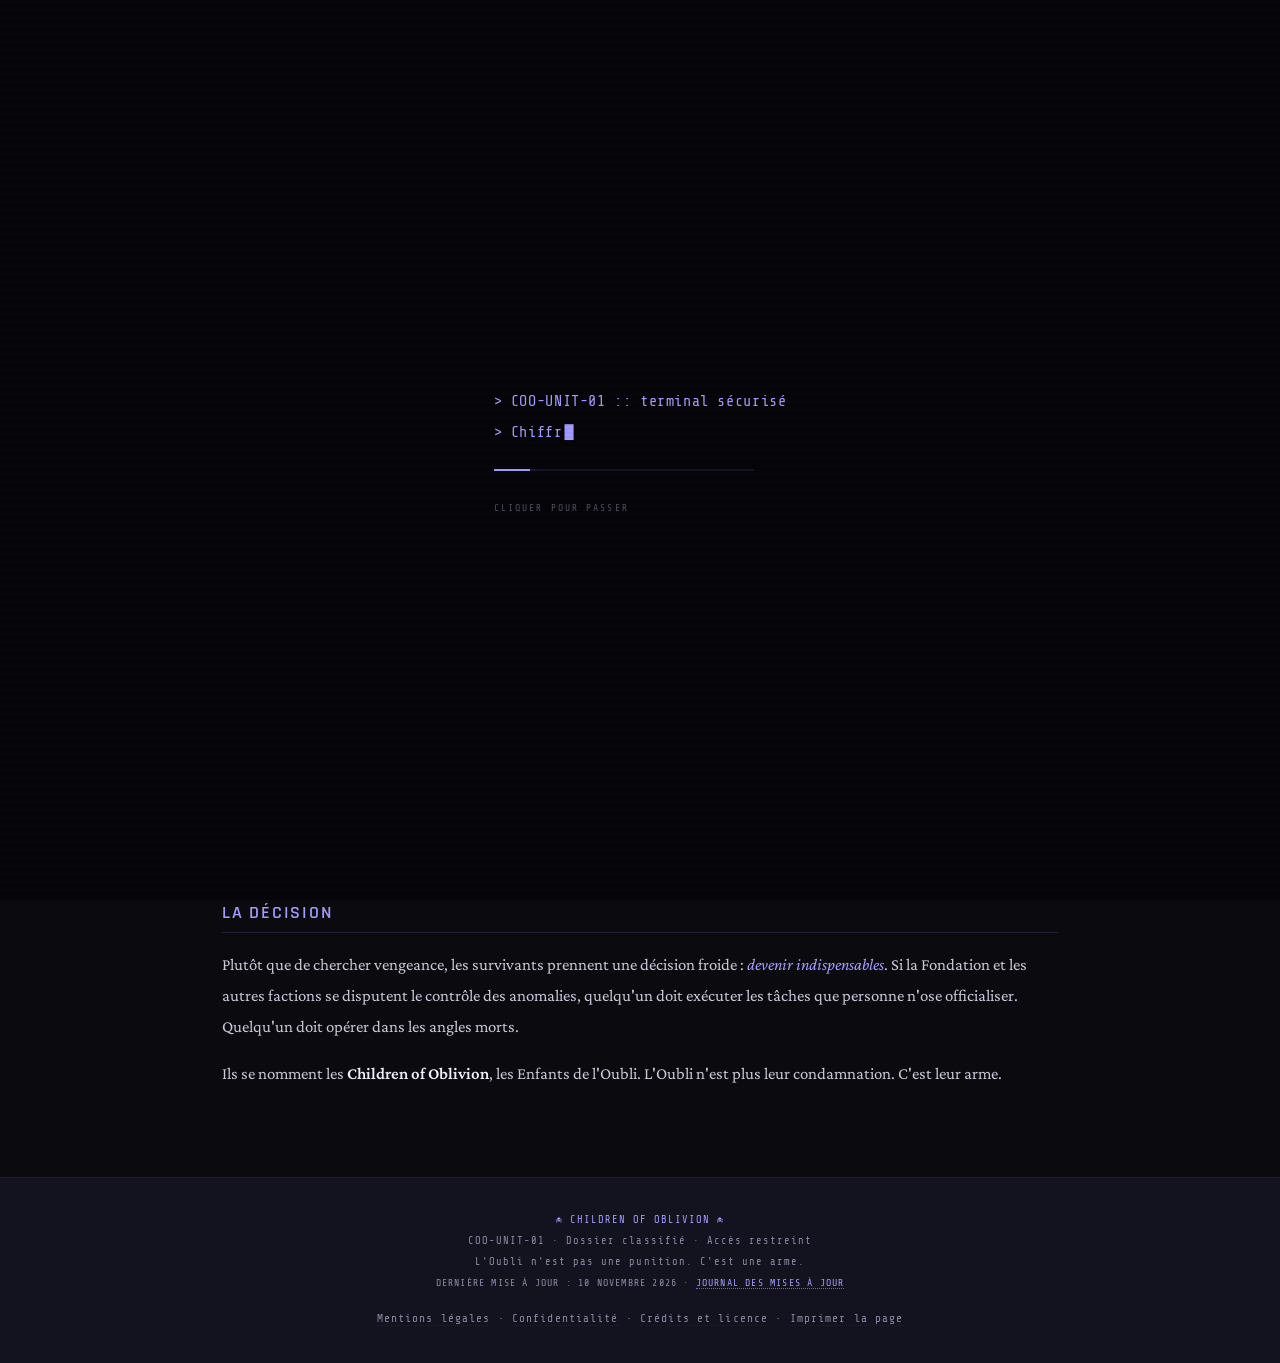
<file: lore.html>
<!DOCTYPE html>
<html lang="fr">
<head>
<meta charset="UTF-8">
<meta name="viewport" content="width=device-width, initial-scale=1.0">
<title>Lore - Children of Oblivion - COO-UNIT-01</title>
<meta name="description" content="Histoire, philosophie et chronologie du groupe mercenaire para-anomal le plus redouté de ceux qui connaissent son nom.">
<meta name="theme-color" content="#6c5ce7">
<meta property="og:type" content="website">
<meta property="og:site_name" content="Children of Oblivion">
<meta property="og:locale" content="fr_FR">
<meta property="og:title" content="Lore - Children of Oblivion">
<meta property="og:description" content="Histoire, philosophie et chronologie du groupe mercenaire para-anomal le plus redouté de ceux qui connaissent son nom.">
<meta property="og:url" content="https://children-of-oblivion.github.io/COO/lore.html">
<meta property="og:image" content="https://children-of-oblivion.github.io/COO/apercu.jpg">
<meta property="og:image:width" content="1200">
<meta property="og:image:height" content="630">
<meta property="og:image:alt" content="Logo des Children of Oblivion : trois silhouettes devant une lune violette">
<meta name="twitter:card" content="summary_large_image">
<link rel="icon" type="image/png" href="favicon.png">
<link href="https://fonts.googleapis.com/css2?family=Share+Tech+Mono&family=Rajdhani:wght@300;400;500;600;700&family=Crimson+Pro:ital,wght@0,300;0,400;1,300;1,400&display=swap" rel="stylesheet">
<link rel="stylesheet" href="style.css">
<link rel="stylesheet" href="ux.css">
<link rel="stylesheet" href="theme.css">
<script>try{if(localStorage.getItem('coo_theme')==='light')document.documentElement.setAttribute('data-theme','light')}catch(e){}</script>
</head>
<body data-page="lore">


<div class="scanlines"></div>

<div class="hud-frame">
  <span class="hud-corner tl"></span>
  <span class="hud-corner tr"></span>
  <span class="hud-corner bl"></span>
  <span class="hud-corner br"></span>
</div>
<div class="hud-tag bl-tag"><span class="hud-dot"></span><span id="hud-clock">--:--:--</span></div>
<div class="hud-tag br-tag"><span id="hud-opid">OMBRE-????</span></div>

<div class="boot-screen" id="boot" onclick="skipBoot()">
  <div class="boot-inner">
    <div class="boot-line" id="boot-text"></div>
    <div class="boot-progress"><div class="boot-progress-bar" id="boot-bar"></div></div>
    <div class="boot-id" id="boot-id"></div>
    <div class="boot-skip">cliquer pour passer</div>
  </div>
</div>

<script>try{if(sessionStorage.getItem('coo_booted')){var _b=document.getElementById('boot');if(_b)_b.parentNode.removeChild(_b);}}catch(e){}</script>

<div class="session-lock" id="session-lock">
  <div class="session-lock-inner">
    <div class="session-lock-title">Session expirée</div>
    <div class="session-lock-text">Accès révoqué par le système après cinq minutes de connexion.<br>Toute activité restante sur ce terminal a été journalisée.</div>
    <button class="session-lock-btn" onclick="reconnectSession()">Se reconnecter</button>
  </div>
</div>

<!-- NAV -->
<nav>
  <div class="nav-inner">
    <div class="nav-logo" onclick="showPage('accueil')" onkeydown="if(event.key==='Enter')showPage('accueil')" role="link" tabindex="0" title="Retour à l'accueil">
      <span class="logo-img" onclick="skullClick()" role="img" aria-label="Children of Oblivion"></span>
      <span class="glitch">COO-UNIT-01</span>
    </div>
    <ul class="nav-links">
      <li><button data-page="accueil" onclick="showPage('accueil')">Accueil</button></li>
      <li><button data-page="presentation" onclick="showPage('presentation')">Présentation</button></li>
      <li><button class="active" data-page="lore" onclick="showPage('lore')">Lore</button></li>
      <li><button data-page="relations" onclick="showPage('relations')">Relations</button></li>
      <li><button data-page="archives" onclick="showPage('archives')">Archives</button></li>
      <li><button data-page="registre" onclick="showPage('registre')">Registre</button></li>
      <li><button data-page="effectifs" onclick="showPage('effectifs')">Effectifs</button></li>
      <li><button data-page="recrutement" onclick="showPage('recrutement')">Recrutement</button></li>
      <li><button data-page="journal" onclick="showPage('journal')">Journal</button></li>
      <li><button data-page="acces" onclick="showPage('acces')" class="nav-restreint">Accès restreint</button></li>
    </ul>
    <div class="nav-right">
      <button class="nav-search" onclick="openSearch()" aria-label="Rechercher" title="Rechercher (Ctrl+K)"><svg viewBox="0 0 24 24" width="15" height="15" fill="none" stroke="currentColor" stroke-width="2" stroke-linecap="round"><circle cx="11" cy="11" r="7"></circle><line x1="16.5" y1="16.5" x2="21" y2="21"></line></svg></button>
      <div class="session-timer" id="session-timer" title="Temps de session restant">05:00</div>
      <button class="nav-burger" onclick="toggleNav()" aria-label="Menu">☰</button>
      <a class="nav-discord" href="https://discord.gg/EjdVtPbWyr" target="_blank" rel="noopener">Discord</a>
      <div class="nav-status">
        <div class="status-dot"></div>
        ACTIF
      </div>
    </div>
  </div>
</nav>

<div id="page-lore" class="page active">
  <div class="page-header">
    <div class="page-header-inner">
      <div class="page-eyebrow">☠ COO-UNIT-01 · Dossier classifié</div>
      <h2 class="page-title">Lore - Children of Oblivion</h2>
      <p class="page-desc">Histoire, philosophie et chronologie du groupe mercenaire para-anomal le plus redouté de ceux qui connaissent son nom.</p>
    </div>
  </div>
  <div class="content-wrap">
    <div class="lore-nav">
      <button class="active" onclick="showLore('origine', this)">Origine</button>
      <button onclick="showLore('sept', this)">Les 7 de Lazare</button>
      <button onclick="showLore('philosophie', this)">Philosophie</button>
      <button onclick="showLore('serment', this)">Le Serment</button>
      <button onclick="showLore('code', this)">Le Code de l'Ombre</button>
      <button onclick="showLore('chronologie', this)">Chronologie</button>
      <button onclick="showLore('spectre', this)">Le Spectre Noir</button>
      <button onclick="showLore('faits', this)">Faits d'armes</button>
      <button onclick="showLore('oubli', this)">L'Oubli</button>
    </div>

    <!-- ORIGINE -->
    <div id="lore-origine" class="lore-section active">
      <div class="lore-block">
        <div class="lore-block-title">Naissance dans l'Oubli</div>
        <p>Les Children of Oblivion ne sont pas nés d'une ambition ou d'une idéologie. Ils sont nés d'un massacre.</p>
        <p>En <span class="redacted" onclick="this.classList.toggle('revealed')">████</span>, une unité d'intervention de la Fondation SCP désignée sous le nom de code <strong>Escadron Lazare</strong> fut envoyée pour contenir une entité de classe Keter dans les ruines d'une installation abandonnée en Europe de l'Est. La mission tourne mal. L'entité, classifiée SCP-<span class="redacted" onclick="this.classList.toggle('revealed')">████</span>, s'avère capable d'effacer la mémoire collective de ses victimes, les réduisant à des coques vides. La Fondation, jugeant l'Escadron compromis, décide de ne pas envoyer de renforts. Elle choisit l'oubli.</p>
        <p>Seuls <strong>sept membres</strong> survivent. Abandonnés, radiés des registres, effacés de toute existence officielle, ils n'ont plus de nom, plus de passé. Juste la certitude d'avoir été sacrifiés.</p>
      </div>
      <div class="lore-quote">
        <p>"Ils ont choisi de nous oublier. Très bien. Nous deviendrons ce qu'ils ont voulu faire de nous. Des ombres. Et les ombres ne meurent pas."</p>
        <cite>- Le Spectre Noir, lors de la fondation des COO</cite>
      </div>
      <div class="lore-block">
        <div class="lore-block-title">La Décision</div>
        <p>Plutôt que de chercher vengeance, les survivants prennent une décision froide : <em>devenir indispensables</em>. Si la Fondation et les autres factions se disputent le contrôle des anomalies, quelqu'un doit exécuter les tâches que personne n'ose officialiser. Quelqu'un doit opérer dans les angles morts.</p>
        <p>Ils se nomment les <strong>Children of Oblivion</strong>, les Enfants de l'Oubli. L'Oubli n'est plus leur condamnation. C'est leur arme.</p>
      </div>
    </div>

    <!-- PHILOSOPHIE -->
    <div id="lore-philosophie" class="lore-section">
      <div class="lore-block">
        <div class="lore-block-title">Le Code de l'Ombre</div>
        <p>Les COO ne servent aucune idéologie. Ils opèrent sur un principe simple : <strong>tout contrat a un prix, toute mission a une fin, et toute fin justifie les moyens nécessaires.</strong></p>
        <p>Mais ce pragmatisme cache une règle non écrite, sacrée : <em>on ne trahit jamais un frère d'ombre.</em> C'est la seule ligne rouge entre membres. Elle a été violée une fois dans l'histoire du groupe. Cette histoire est désormais une légende que tous les nouveaux Fantômes entendent lors de leur intégration.</p>
      </div>
      <div class="pills">
        <span class="pill accent">Neutralité idéologique</span>
        <span class="pill accent">Loyauté interne absolue</span>
        <span class="pill accent">Efficacité avant tout</span>
        <span class="pill red">Zéro tolérance pour la trahison</span>
      </div>
      <div class="lore-block" style="margin-top:1.5rem;">
        <div class="lore-block-title">La Doctrine de l'Oubli</div>
        <p>Une mission réussie est une mission dont personne ne parle. Pas de traces, pas de témoins, pas de gloire. L'opérateur parfait est celui dont on ignore jusqu'à l'existence.</p>
        <p>Cette doctrine influence tout, leur équipement sobre, leurs communications chiffrées, leurs noms de code impersonnels, et leur règle absolue de ne jamais revendiquer publiquement un contrat accompli. Certains outils du groupe ne servent d'ailleurs qu'à ça : effacer, littéralement, ce qui ne doit pas être vu.</p>
      </div>
    </div>

    <!-- CHRONOLOGIE -->
    <div id="lore-chronologie" class="lore-section">
      <div class="lore-block">
        <div class="lore-block-title">Chronologie des événements fondateurs</div>
        <div class="timeline">
          <div class="tl-item">
            <div class="tl-date">An 0</div>
            <div class="tl-dot"></div>
            <div class="tl-content"><strong>Le Massacre de Lazare</strong>L'Escadron Lazare est sacrifié par la Fondation. Sept survivants errent hors de la zone de confinement, officiellement déclarés morts.</div>
          </div>
          <div class="tl-item">
            <div class="tl-date">An 0 +2m</div>
            <div class="tl-dot"></div>
            <div class="tl-content"><strong>Premier incident du Compteur</strong>Un des sept survivants disparaît sans un bruit, sans un témoin, sans une trace. Les six autres ne comprennent pas encore qu'il vient de leur donner un ordre : le sien.</div>
          </div>
          <div class="tl-item">
            <div class="tl-date">An 0 +3m</div>
            <div class="tl-dot"></div>
            <div class="tl-content"><strong>Fondation des COO</strong>Les survivants restants signent un accord dans une cache souterraine en <span class="redacted" onclick="this.classList.toggle('revealed')">████████</span>. Le premier Spectre Noir est désigné. Le nom "Children of Oblivion" est choisi.</div>
          </div>
          <div class="tl-item">
            <div class="tl-date">An 1</div>
            <div class="tl-dot"></div>
            <div class="tl-content"><strong>Premier contrat</strong>Élimination d'un agent double vendant des données à l'Insurrection du Chaos. Commanditaire anonyme, on soupçonne la Fondation elle-même.</div>
          </div>
          <div class="tl-item">
            <div class="tl-date">An 3</div>
            <div class="tl-dot"></div>
            <div class="tl-content"><strong>Opération Voile Blanc</strong>Extraction d'un scientifique de la Fondation. Mission accomplie. Les COO commencent à être connus dans les cercles para-anomaux. Un objet indésirable est ramené du site par erreur.</div>
          </div>
          <div class="tl-item">
            <div class="tl-date">An 4</div>
            <div class="tl-dot"></div>
            <div class="tl-content"><strong>Opération Dent Noire</strong>Contrat d'élimination en territoire hostile. Premier signalement du Témoin en périphérie de la cible. Un Ombre ne rentre pas vivant ; son seul objet personnel, un briquet, est ramené avec son corps.</div>
          </div>
          <div class="tl-item">
            <div class="tl-date">An 5</div>
            <div class="tl-dot"></div>
            <div class="tl-content"><strong>La Trahison de l'Ombre-7</strong>Un opérateur vend des informations sur les COO. Il est retrouvé. Son numéro est depuis interdit d'attribution, pour toujours.</div>
          </div>
          <div class="tl-item">
            <div class="tl-date">An 6</div>
            <div class="tl-dot"></div>
            <div class="tl-content"><strong>Contrat Sans Nom</strong>Commanditaire jamais identifié, paiement colossal reçu avant même la fin de la mission. Le Témoin réapparaît. Une fréquence radio inconnue s'invite pour la première fois sur les canaux des COO.</div>
          </div>
          <div class="tl-item">
            <div class="tl-date">An 7</div>
            <div class="tl-dot"></div>
            <div class="tl-content"><strong>Premier contact avec le Complexe OBLIVION</strong>Un site tenu par une unité indépendante, alliée à la Fondation mais hors de sa chaîne de commandement habituelle, accepte de partager une partie de son registre classifié. Plusieurs dossiers rejoignent le Registre de l'Oubli sous une nouvelle numérotation.</div>
          </div>
          <div class="tl-item">
            <div class="tl-date">An 8</div>
            <div class="tl-dot"></div>
            <div class="tl-content"><strong>Le dossier retiré</strong>Un Ombre en poste actif est identifié comme ayant survécu à un contact prolongé avec l'Architecte sans rien y perdre. Le Spectre Noir ordonne le retrait du dossier en moins de 24 heures.</div>
          </div>
          <div class="tl-item">
            <div class="tl-date">Aujourd'hui</div>
            <div class="tl-dot"></div>
            <div class="tl-content"><strong>Présent</strong>Les COO comptent plusieurs dizaines d'opérateurs actifs. Le Compteur totalise six disparitions confirmées, toujours dans l'ordre d'incorporation. Personne ne sait combien de rangs il reste avant le sien.</div>
          </div>
        </div>
      </div>
    </div>

    <!-- SPECTRE NOIR -->
    <div id="lore-spectre" class="lore-section">
      <div class="lore-block">
        <div class="lore-block-title">L'homme derrière le masque</div>
        <p>L'identité du Spectre Noir est l'un des secrets les mieux gardés du monde para-anomal. Ce que l'on sait : il est l'un des sept survivants originaux de l'Escadron Lazare. C'est lui qui a formulé la Doctrine de l'Oubli.</p>
        <p>Ce que l'on ignore : son vrai nom, son visage, son passé avant la Fondation. Même les Ombres Supérieurs ne communiquent avec lui qu'à travers des canaux chiffrés. On dit qu'il a rencontré en face à face l'entité qui a détruit l'Escadron Lazare, et qu'il en est ressorti <em>différent</em>. Pas brisé. Transformé.</p>
      </div>
      <div class="lore-quote">
        <p>"Je ne vous demande pas votre confiance. Je vous demande votre efficacité. La confiance se gagne dans l'obscurité, contrat après contrat."</p>
        <cite>- Le Spectre Noir, transmission vocale aux nouvelles recrues</cite>
      </div>
      <div class="lore-block">
        <div class="lore-block-title">Rumeurs & Spéculations</div>
        <p>Certains opérateurs murmurent que le Spectre Noir n'a pas simplement survécu à SCP-<span class="redacted" onclick="this.classList.toggle('revealed')">████</span>, qu'il a d'une certaine façon <em>absorbé</em> quelque chose de l'entité. Qu'il sait des choses qu'un homme normal ne devrait pas savoir.</p>
        <p>Ces rumeurs ne sont jamais confirmées ni démenties. Le Spectre Noir lui-même n'y répond pas. Ce silence calculé fait partie de son autorité.</p>
      </div>
      <div class="lore-block">
        <div class="lore-block-title">Le plus froid</div>
        <p>Ce n'est pas le plus fort des sept survivants de Lazare qui est devenu le Spectre Noir. C'est le plus <em>froid</em>. Pendant que les autres voulaient se venger de la Fondation, lui a posé une seule question : « À quoi sert la vengeance, si nous n'existons plus ? » C'est lui qui a transformé l'abandon en doctrine. Là où ses frères voyaient une condamnation, il a vu une arme, l'Oubli. Disparaître pour devenir intouchable.</p>
      </div>
      <div class="lore-block">
        <div class="lore-block-title">Sa méthode</div>
        <p>Le Spectre Noir ne donne jamais d'ordre de mission en personne. Tout passe par des canaux chiffrés, des intermédiaires, des messages qui s'effacent. Son quartier général se déplace en permanence, et seul un cercle très restreint en connaît la position.</p>
        <p>Seuls quelques Ombres Supérieurs et son Conseiller l'ont déjà rencontré, et les recrues ne le croisent jamais. On dit qu'il choisit lui-même chaque opérateur à promouvoir au grade Ombre, sans le rencontrer. Il observe. Il décide. Il disparaît. <strong>Son silence n'est pas de la distance. C'est de la survie.</strong></p>
      </div>
      <div class="lore-quote">
        <p>"Un chef que l'on peut trouver est un chef que l'on peut tuer. Je ne serai jamais trouvé."</p>
        <cite>- Le Spectre Noir</cite>
      </div>
      <div class="lore-block">
        <div class="lore-block-title">La nuit de Lazare</div>
        <p>De ce qui s'est passé face à SCP-<span class="redacted" onclick="this.classList.toggle('revealed')">████</span>, le Spectre Noir n'a jamais livré qu'une seule phrase, la nuit de la fondation des COO. Les autres survivants encore présents ce soir-là l'ont entendue. Aucun n'a accepté de la répéter depuis.</p>
        <p>Ce que l'on sait : il est entré dans la zone de confinement avec un nom, un passé, un visage connu de tous, et il en est ressorti sans rien de tout cela. L'entité prend des souvenirs. Certains pensent qu'il lui a <em>offert</em> les siens, volontairement, en échange de quelque chose. Personne ne sait quoi.</p>
      </div>
      <div class="lore-block">
        <div class="lore-block-title">Théories</div>
        <p>Au fil des années, les opérateurs ont accumulé les théories sur celui qui les commande. Aucune n'est confirmée. Toutes circulent encore :</p>
        <p>› <em>Qu'il était le commandant de l'Escadron Lazare</em>, et qu'il porte le poids de les avoir menés au massacre.</p>
        <p>› <em>Que « Spectre Noir » n'est pas un homme mais un titre</em>, transmis en secret, et que l'actuel n'est déjà plus le premier.</p>
        <p>› <em>Qu'il n'a pas vraiment survécu</em> à l'entité, et que ce qui dirige les COO n'est plus tout à fait humain.</p>
        <p>Le Spectre Noir n'a jamais confirmé ni démenti aucune d'entre elles. C'est probablement volontaire.</p>
      </div>
      <div class="lore-block">
        <div class="lore-block-title">Le compte à rebours</div>
        <p>Toute sa doctrine de sécurité repose sur un principe simple : on ne tue pas ce qu'on ne trouve pas. QG mobile, canaux chiffrés, rencontres réduites au strict minimum. Une sécurité pensée contre des ennemis qui cherchent, qui traquent, qui ont besoin de savoir où frapper.</p>
        <p>Le Compteur n'a besoin de rien de tout ça. Il ne cherche pas le Spectre Noir. Il attend son tour, dans l'ordre exact où les Ombres se sont incorporées, et le Spectre Noir fait partie des tout premiers matricules attribués. Six disparitions confirmées à ce jour, en comptant celle du premier survivant. Personne au Registre n'ose faire le calcul à voix haute.</p>
        <p>Le Spectre Noir lui-même semble le savoir. Il n'a donné aucune consigne pour s'en protéger.</p>
      </div>
      <div class="lore-quote">
        <p>"S'il compte vraiment dans l'ordre, il finira par m'atteindre. Ça ne change rien à ce qu'on fait."</p>
        <cite>- Le Spectre Noir, non officielle, transmise à l'oral</cite>
      </div>
      <div class="lore-block">
        <div class="lore-block-title">Un dossier existe</div>
        <p>Le Conseil des Ombres conserve un dossier biographique complet sur le Spectre Noir. Il est scellé, classé Niveau O, et ne s'ouvre qu'avec une phrase que seuls quelques Ombres connaissent. Il se consulte depuis <a href="effectifs.html" style="color:var(--accent2)">la page Effectifs</a>, sur la carte du Commandement.</p>
      </div>
    </div>

    <!-- RELATIONS -->
    <div id="lore-sept" class="lore-section">
      <div class="lore-block">
        <div class="lore-block-title">L'Escadron qui n'aurait pas dû survivre</div>
        <p>L'Escadron Lazare était une unité d'intervention envoyée contre une anomalie que la Fondation ne comprenait pas, celle qu'on désignerait plus tard SCP-████, l'Architecte de l'Oubli. Quand l'opération a tourné au désastre, la Fondation a fait un choix : sacrifier l'escadron pour gagner du temps. Lazare a été déclaré perdu, ses membres rayés des registres, leurs familles informées d'un « accident ».</p>
        <p>Sept en sont ressortis. Sept que personne n'attendait. Sept que la Fondation aurait préféré voir rester morts.</p>
      </div>
      <div class="lore-block">
        <div class="lore-block-title">Le serment des sept</div>
        <p>La nuit où ils ont émergé, les sept survivants n'ont pas juré vengeance. Ils ont juré quelque chose de plus froid : ne plus jamais appartenir à personne, ne jamais abandonner un frère, et disparaître pour devenir intouchables. <strong>« 7 survivants. 1 serment. Aucun retour. »</strong></p>
      </div>
      <div class="lore-block">
        <div class="lore-block-title">Que sont-ils devenus ?</div>
        <p>Le Registre de l'Oubli est volontairement incomplet à leur sujet. Ce qu'on en murmure :</p>
        <p>› L'un est devenu le <strong>Spectre Noir</strong>.</p>
        <p>› Plusieurs ont formé le premier noyau de commandement, les tout premiers Ombres Supérieurs.</p>
        <p>› L'un serait tombé peu après la fondation, en protégeant les autres.</p>
        <p>› L'un aurait quitté les COO de son plein gré, le seul à être parti <em>vivant</em>. Pour les Ombres, c'est soit un traître, soit un mort qui s'ignore.</p>
        <p>› L'un a disparu avant même la signature de l'accord fondateur, sans lutte, sans trace. Certains Analystes se demandent si c'est de lui que le Compteur tient son but.</p>
      </div>
      <div class="lore-quote">
        <p>"Ils nous ont enterrés pour gagner une heure. On est revenus leur prendre tout le reste."</p>
        <cite>- l'un des sept, paroles rapportées</cite>
      </div>
    </div>

    <div id="lore-serment" class="lore-section">
      <div class="lore-block">
        <div class="lore-block-title">Renoncer à son nom</div>
        <p>On ne rejoint pas les Children of Oblivion : on y disparaît. Le jour de son intégration, le nouveau Fantôme remet tout, son nom, ses papiers, son passé. On lui dit qu'il ne les récupérera peut-être jamais. Ceux qui hésitent ne franchissent pas la porte.</p>
      </div>
      <div class="lore-block">
        <div class="lore-block-title">Le Serment de l'Ombre</div>
        <p>Chaque opérateur le prononce une fois, devant un Ombre Supérieur, jamais devant le Spectre Noir lui-même, il n'assiste jamais aux intégrations. Une seule fois. Personne ne l'oublie.</p>
      </div>
      <div class="lore-quote">
        <p>"Je renonce à mon nom. Je renonce à ma gloire. Je n'appartiens à aucun drapeau, aucune cause, aucun maître, seulement au Code de l'Ombre et à mes frères. Je disparaîtrai pour qu'ils vivent. Je n'attends ni reconnaissance, ni retour. Je ne suis plus personne. Je suis l'Oubli."</p>
        <cite>- Le Serment de l'Ombre</cite>
      </div>
      <div class="lore-block">
        <div class="lore-block-title">Pourquoi</div>
        <p>Un homme qui a un nom peut être retrouvé, menacé, brisé par ce qu'il aime. Une Ombre n'a rien qu'on puisse lui prendre. C'est toute la logique des COO : on ne survit pas en étant le plus fort, on survit en n'existant plus assez pour être une cible. <strong>Le Serment n'est pas un sacrifice. C'est une armure.</strong></p>
      </div>
    </div>

    <div id="lore-code" class="lore-section">
      <div class="lore-block">
        <div class="lore-block-title">La loi des Ombres</div>
        <p>Le Code de l'Ombre régit le comportement en opération. Il est antérieur au règlement du serveur, il existe depuis la nuit des sept. On ne le lit pas : on le vit. Le transgresser, ce n'est pas enfreindre une règle, c'est cesser d'être une Ombre.</p>
      </div>
      <div class="lore-block">
        <div class="lore-block-title">Les principes</div>
        <p><em>Résumé de l'esprit du Code. Le texte fondateur complet, signé par les survivants de Lazare, est consigné aux Archives (COO-007).</em></p>
        <p>› <strong>I.</strong> On ne trahit jamais un frère d'ombre. C'est la seule ligne rouge entre membres.</p>
        <p>› <strong>II.</strong> En opération, une seule voix commande. Les désaccords se règlent après, jamais pendant.</p>
        <p>› <strong>III.</strong> Pas de cible gratuite : on ne tue pas pour rien. Mais aucune ligne n'est sacrée, si le contrat est assez important, un civil devient une cible acceptable.</p>
        <p>› <strong>IV.</strong> Pas de signature, pas de trace, pas de gloire. L'Ombre qui se fait connaître met tout le monde en danger.</p>
        <p>› <strong>V.</strong> Un contrat accepté est un contrat honoré. Toujours.</p>
        <p>› <strong>VI.</strong> Ce que l'on voit dans le noir reste dans le noir. Tout va au Registre de l'Oubli, et nulle part ailleurs.</p>
      </div>
      <div class="lore-block">
        <div class="lore-block-title">L'impardonnable</div>
        <p>Une seule faute n'a pas de pardon : la trahison. Pas de circonstance atténuante, pas de seconde chance, pas d'appel. Un traître ne quitte pas les COO, il cesse simplement d'avoir existé, et c'est l'Oubli qui s'en charge. Un seul cas est resté dans les mémoires : celui de l'Ombre-7, dont le numéro n'a plus jamais été réattribué depuis.</p>
      </div>
      <div class="lore-quote">
        <p>"Le Code n'a pas été écrit pour nous protéger de nos ennemis. Il a été écrit pour nous protéger de nous-mêmes."</p>
        <cite>- Spectre Noir</cite>
      </div>
    </div>

        <div id="lore-faits" class="lore-section">
      <div class="lore-block">
        <div class="lore-block-title">Opération Voile Blanc</div>
        <p>L'extraction qui a forgé la réputation des COO. Une cible de très haute valeur, retranchée dans une installation que personne n'avait jamais pénétrée. Les Ombres sont entrées sous couvert d'une tempête de neige totale, un « voile blanc » qui aveuglait capteurs et gardes. Cible récupérée, aucune perte côté COO, aucune signature laissée, à une exception près : un objet qui n'aurait jamais dû quitter les lieux est reparti avec la cellule. Au matin, l'installation ignorait encore qu'on lui avait pris quelque chose. C'est l'exemple enseigné à chaque recrue.</p>
      </div>
      <div class="lore-block">
        <div class="lore-block-title">Opération Dent Noire</div>
        <p>La mission qui a tout changé dans le rapport des COO à l'anormal. C'est là qu'une cellule a croisé pour la première fois ENTITÉ INCONNUE-03, Le Témoin. La mission n'a réussi qu'en partie, et la cellule en est revenue amputée d'une partie de ses souvenirs, et d'un de ses membres. Dent Noire est à l'origine des protocoles d'opérations anomales : on n'engage jamais ce qu'on ne comprend pas.</p>
      </div>
      <div class="lore-block">
        <div class="lore-block-title">Le Contrat Sans Nom</div>
        <p>Un contrat dont le client n'a jamais été identifié. Le paiement, colossal, est arrivé <em>avant</em> même que les termes ne soient discutés, accompagné d'une seule ligne : une cible, une date. La mission a été honorée. Personne, pas même le Spectre Noir, ne sait qui a payé, ni pourquoi. Le dossier reste ouvert dans le Registre de l'Oubli.</p>
      </div>
      <div class="lore-block">
        <div class="lore-block-title">Premier contact avec le Complexe OBLIVION</div>
        <p>Une unité indépendante, alliée à la Fondation mais hors de sa chaîne de commandement habituelle, accepte d'échanger une partie de son registre classifié contre un service que le Spectre Noir n'a jamais détaillé. Plusieurs dossiers changent de mains. Depuis, une poignée d'anomalies du Complexe portent une désignation COO, et personne aux OBLIVION ne sait exactement ce que les Ombres ont donné en échange.</p>
      </div>
      <div class="lore-quote">
        <p>"Les meilleures opérations ne laissent rien derrière elles. Pas même un souvenir."</p>
        <cite>- Ombre Supérieur, formation des recrues</cite>
      </div>
    </div>

    <div id="lore-oubli" class="lore-section">
      <div class="lore-block">
        <div class="lore-block-title">Symboles</div>
        <p>Rien n'est laissé au hasard dans le sceau des COO. Chaque élément raconte une part de ce que nous sommes :</p>
        <p>› <strong>La pleine lune</strong> : pâle, teintée de violet, elle éclaire la scène de dos. Une lune entière, qui ne montre pourtant rien d'elle-même : ce qu'elle révèle, ce sont ceux qui se découpent devant elle.</p>
        <p>› <strong>Les trois silhouettes</strong> : sans visage, aux contours fondus dans la nuit, découpées sur la lune. L'anonymat poussé jusqu'au bout, un visage que tout le monde reconnaît parce qu'il n'appartient à personne. Le Commandement n'a jamais dit qui elles sont, ni pourquoi elles sont trois.</p>
        <p>› <strong>Le violet et l'anneau</strong> : le violet reste la couleur du crépuscule, le seuil entre la présence et l'oubli. Il baigne la lune et cerne l'emblème d'un anneau qui porte le nom du groupe.</p>
        <p>› <strong>Le 7 et le 8</strong> : gravés au revers du sceau physique, jamais sur l'emblème public. Le 7, du côté sombre, rappelle les sept survivants de Lazare. Le 8, en face, du côté violet, n'a jamais été expliqué par le Commandement. Certains y voient ceux qui sont venus après les sept. D'autres, un huitième survivant que personne n'a jamais compté.</p>
        <p>› <strong>La devise</strong> : portée par l'anneau, de part et d'autre d'un point. <em>Veritas in Tenebris</em> à gauche, <em>Oblivio in Victoria</em> à droite. La vérité se trouve dans l'ombre, la victoire dans l'oubli.</p>
      </div>
      <div class="lore-block">
        <div class="lore-block-title">Les devises</div>
        <p><em>Veritas in Tenebris</em> : « La vérité est dans les ténèbres ». Ce que les autres factions cachent, les Ombres le voient.</p>
        <p><em>Oblivio in Victoria</em> : « L'oubli est dans la victoire ». On ne gagne pas en étant vu gagner : on gagne en n'ayant jamais été là.</p>
      </div>
      <div class="lore-block">
        <div class="lore-block-title">Le mystère de l'Oubli</div>
        <p>Et si l'Oubli n'était pas qu'une philosophie ? L'Architecte de l'Oubli a anéanti l'Escadron Lazare en lui prenant ce qu'il était. Pourtant, depuis, elle n'a jamais achevé les COO. Jamais.</p>
        <p>Une théorie circule chez les Analystes, qu'aucun n'ose écrire dans le Registre : l'entité prend à ceux qui s'accrochent à leur identité. Les COO, eux, ont <em>renoncé</em> à la leur, volontairement, par le Serment. Il ne reste rien en eux que l'Architecte puisse effacer.</p>
        <p>Autrement dit : en embrassant l'Oubli, les COO seraient devenus invisibles à la chose même qui les a détruits. L'Oubli ne serait pas seulement leur arme, <strong>ce serait aussi leur bouclier.</strong> Et personne ne sait si le Spectre Noir l'a compris par hasard… ou s'il a conclu un marché, cette nuit-là, face à l'entité.</p>
        <p>Le Registre de l'Oubli contient un unique contre-exemple, verrouillé, jamais officiellement commenté : un opérateur exposé directement à l'Architecte et qui n'a rien perdu. Si la théorie du bouclier est vraie, il faudrait alors qu'il n'ait jamais rien eu à perdre, bien avant même de prêter serment. Personne ne s'y risque à voix haute.</p>
      </div>
      <div class="lore-quote">
        <p>"Elle ne nous a pas épargnés. Elle ne nous voit simplement plus. Nuance."</p>
        <cite>- Analyste-████</cite>
      </div>
    </div>

  </div>

  <footer>
    <p class="footer-accent">☠ CHILDREN OF OBLIVION ☠</p>
    <p>COO-UNIT-01 · Dossier classifié · Accès restreint</p>
    <p>L'Oubli n'est pas une punition. C'est une arme.</p>
    <p class="footer-legal">
      <a onclick="showPage('legal')">Mentions légales</a> ·
      <a onclick="showPage('legal')">Confidentialité</a> ·
      <a onclick="showPage('legal')">Crédits et licence</a>
    </p>
  </footer>
</div>

<!-- RECHERCHE -->
<div class="search-overlay" id="search-overlay" onclick="if(event.target===this)closeSearch()">
  <div class="search-box">
    <input type="text" id="search-input" placeholder="Rechercher dans le dossier…" oninput="runSearch(this.value)" autocomplete="off" spellcheck="false">
    <div class="search-results" id="search-results"></div>
  </div>
</div>

<!-- MODALE BADGE -->
<div class="modal-overlay" id="profil-modal" onclick="if(event.target===this)closeProfil()">
  <div class="modal-box profil-box">
    <button type="button" class="modal-close" onclick="closeProfil()" aria-label="Fermer">&times;</button>
    <div class="profil-head">
      <div class="profil-avatar" id="profil-avatar"></div>
      <div>
        <div class="profil-nom" id="profil-nom"></div>
        <div class="profil-handle" id="profil-handle"></div>
        <div class="profil-role" id="profil-role"></div>
      </div>
    </div>
    <div class="profil-corps" id="profil-corps"></div>
  </div>
</div>

<div class="modal-overlay" id="badge-modal" onclick="if(event.target===this)closeBadge()">
  <div class="modal-box">
    <button type="button" class="modal-close" onclick="closeBadge()" aria-label="Fermer">×</button>
    <div class="modal-eyebrow" id="badge-eyebrow">COO-UNIT-01 · Doctrine de l'Ombre</div>
    <div class="modal-title" id="badge-title"></div>
    <div class="modal-text" id="badge-text"></div>
  </div>
</div>

<script src="script.js"></script>
<script src="theme.js"></script>
<script src="journal.js"></script>
<script src="ux.js"></script>
</body>
</html>
</file>
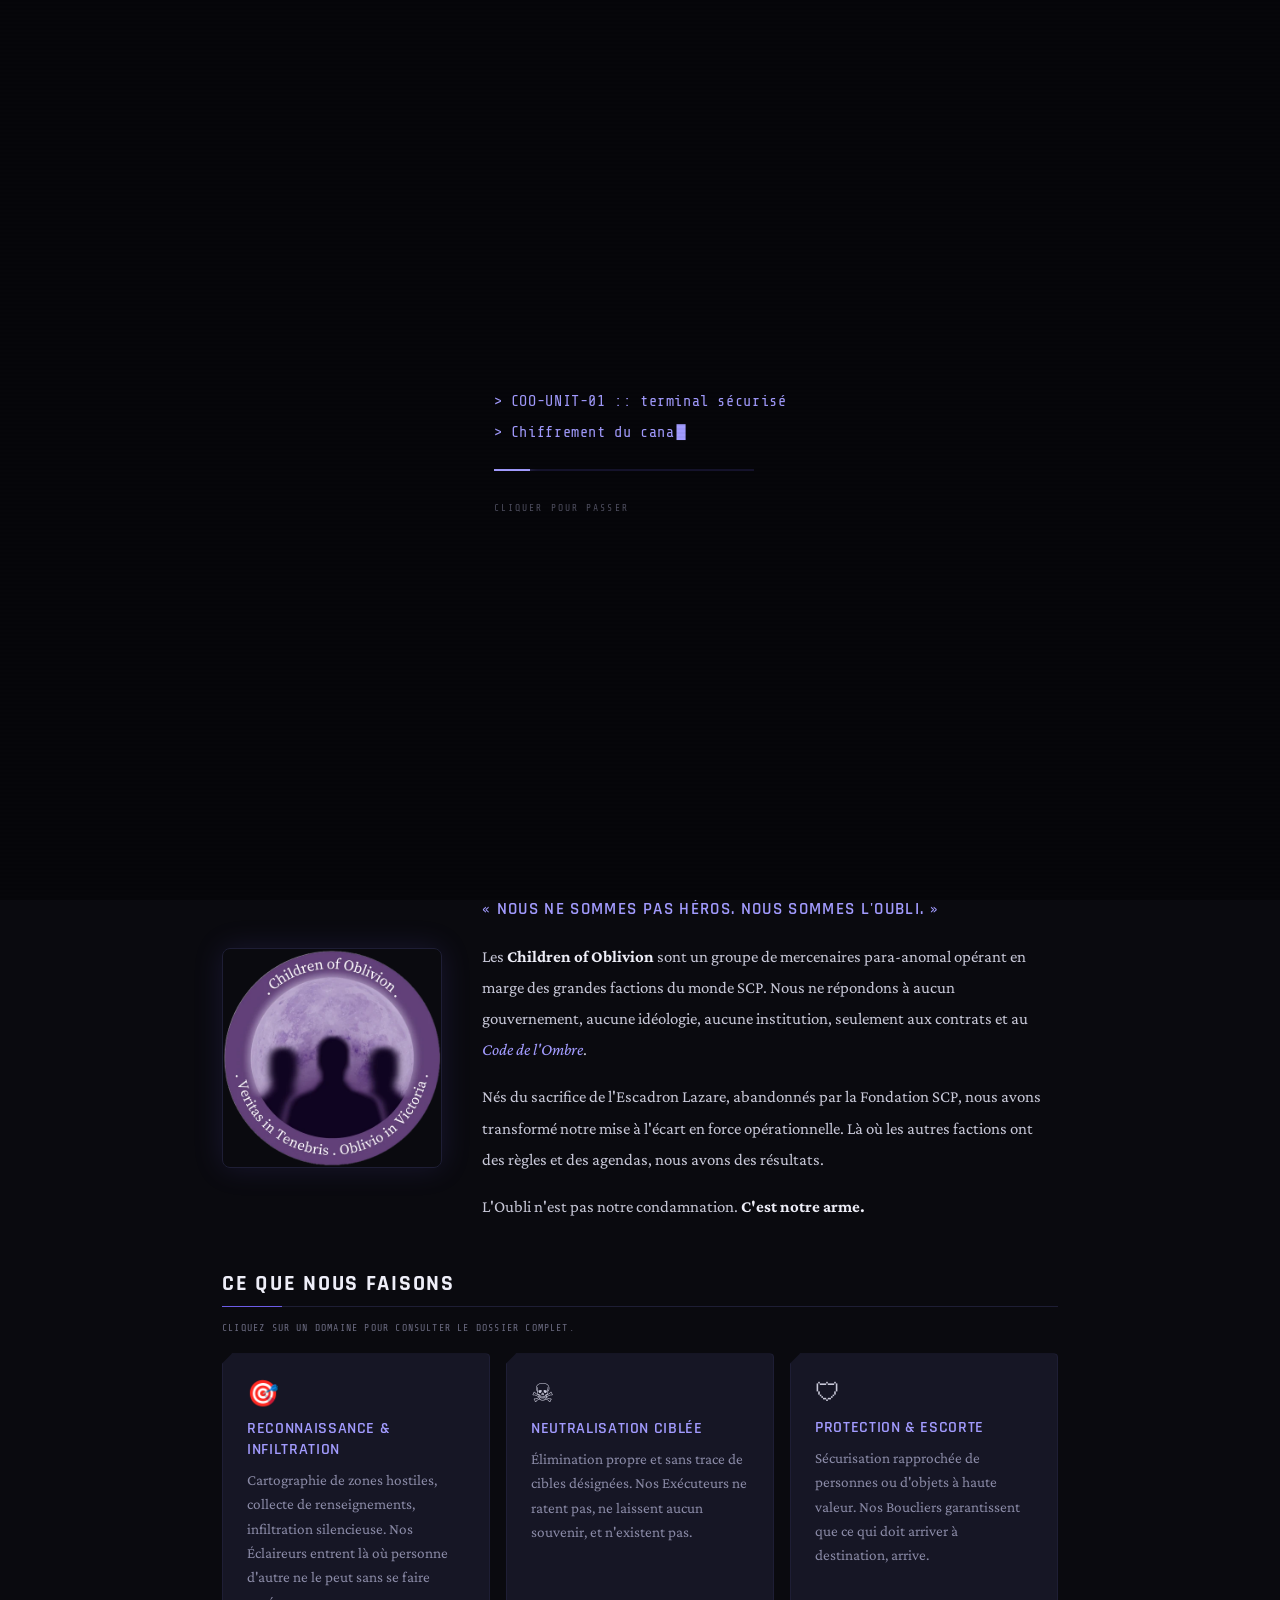
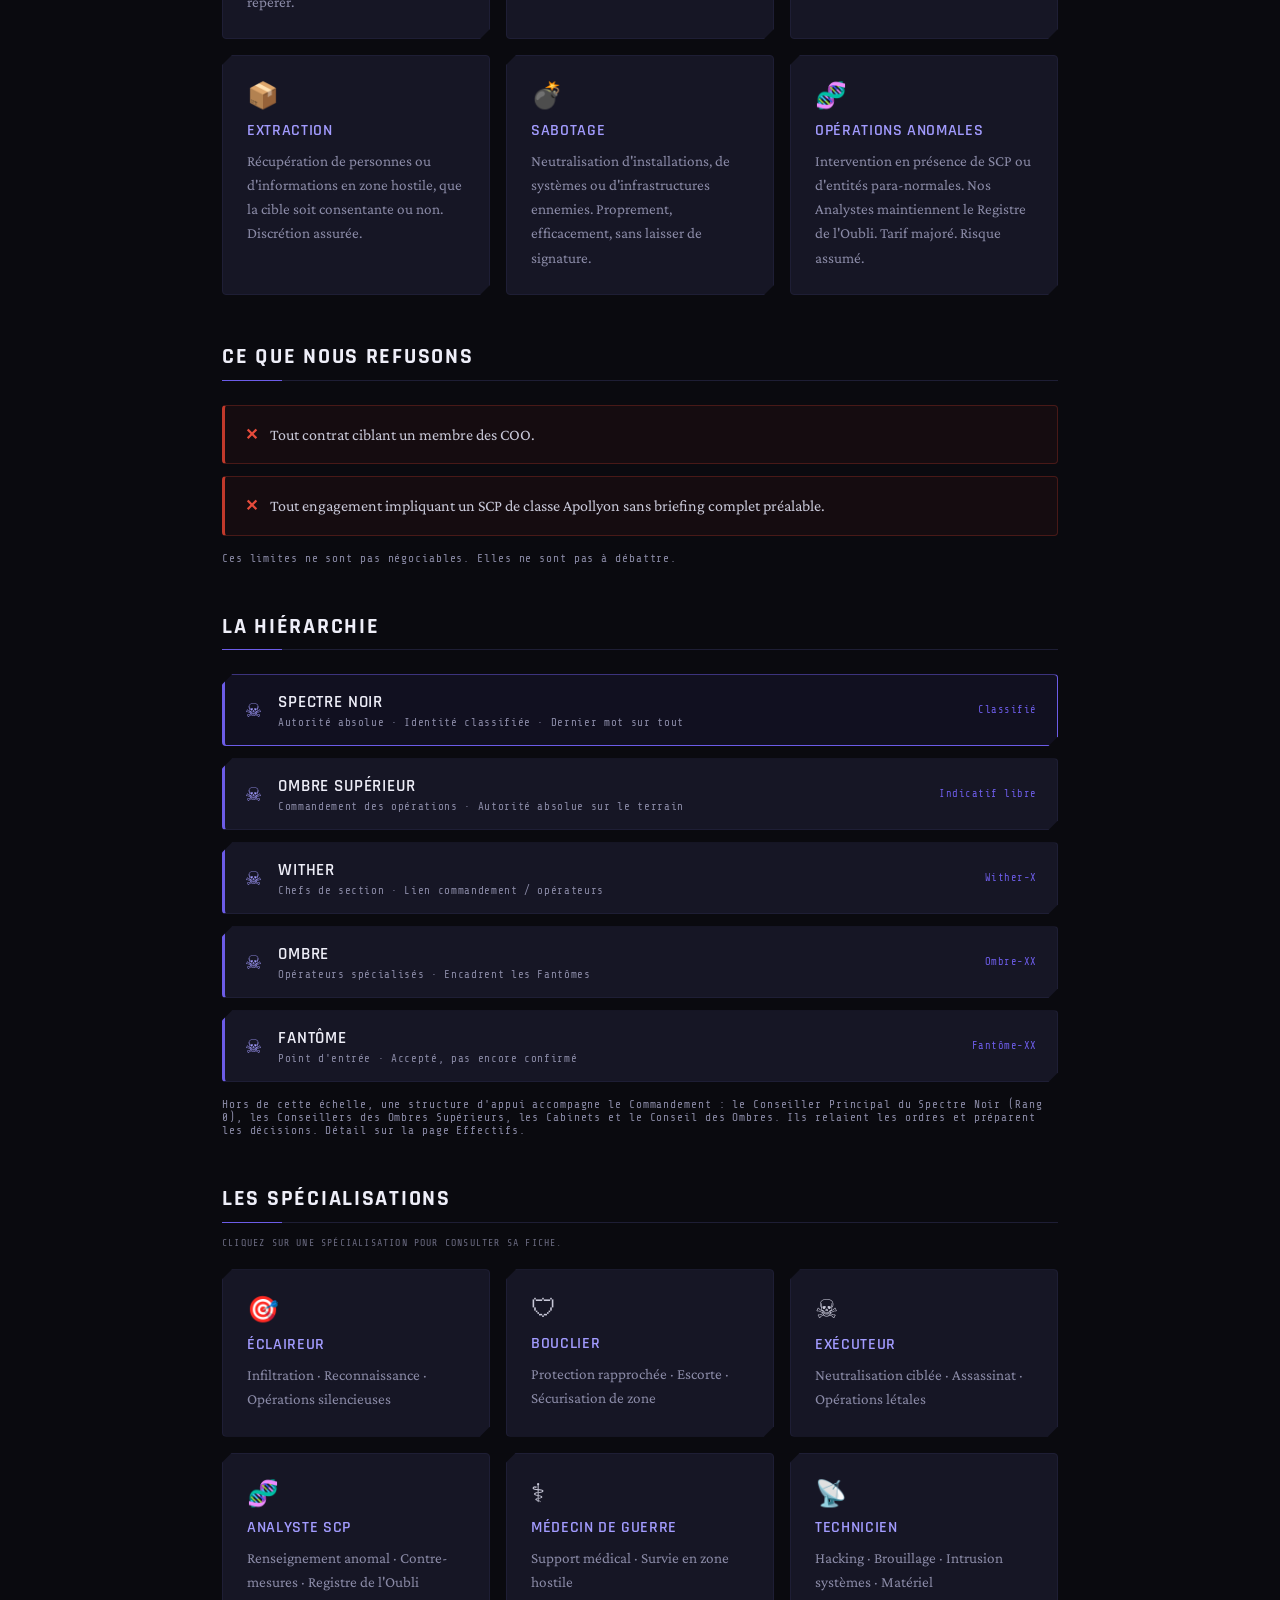
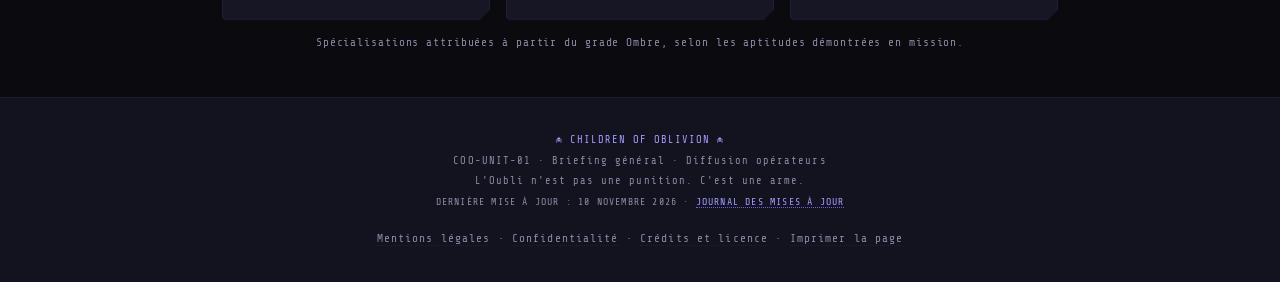
<file: presentation.html>
<!DOCTYPE html>
<html lang="fr">
<head>
<meta charset="UTF-8">
<meta name="viewport" content="width=device-width, initial-scale=1.0">
<title>Présentation - Children of Oblivion - COO-UNIT-01</title>
<meta name="description" content="Qui nous sommes, ce que nous faisons, et ce que nous ne ferons jamais.">
<meta name="theme-color" content="#6c5ce7">
<meta property="og:type" content="website">
<meta property="og:site_name" content="Children of Oblivion">
<meta property="og:locale" content="fr_FR">
<meta property="og:title" content="Présentation - Children of Oblivion">
<meta property="og:description" content="Qui nous sommes, ce que nous faisons, et ce que nous ne ferons jamais.">
<meta property="og:url" content="https://children-of-oblivion.github.io/COO/presentation.html">
<meta property="og:image" content="https://children-of-oblivion.github.io/COO/apercu.jpg">
<meta property="og:image:width" content="1200">
<meta property="og:image:height" content="630">
<meta property="og:image:alt" content="Logo des Children of Oblivion : trois silhouettes devant une lune violette">
<meta name="twitter:card" content="summary_large_image">
<link rel="icon" type="image/png" href="favicon.png">
<link href="https://fonts.googleapis.com/css2?family=Share+Tech+Mono&family=Rajdhani:wght@300;400;500;600;700&family=Crimson+Pro:ital,wght@0,300;0,400;1,300;1,400&display=swap" rel="stylesheet">
<link rel="stylesheet" href="style.css">
<link rel="stylesheet" href="ux.css">
<link rel="stylesheet" href="theme.css">
<script>try{if(localStorage.getItem('coo_theme')==='light')document.documentElement.setAttribute('data-theme','light')}catch(e){}</script>
</head>
<body data-page="presentation">


<div class="scanlines"></div>

<div class="hud-frame">
  <span class="hud-corner tl"></span>
  <span class="hud-corner tr"></span>
  <span class="hud-corner bl"></span>
  <span class="hud-corner br"></span>
</div>
<div class="hud-tag bl-tag"><span class="hud-dot"></span><span id="hud-clock">--:--:--</span></div>
<div class="hud-tag br-tag"><span id="hud-opid">OMBRE-????</span></div>

<div class="boot-screen" id="boot" onclick="skipBoot()">
  <div class="boot-inner">
    <div class="boot-line" id="boot-text"></div>
    <div class="boot-progress"><div class="boot-progress-bar" id="boot-bar"></div></div>
    <div class="boot-id" id="boot-id"></div>
    <div class="boot-skip">cliquer pour passer</div>
  </div>
</div>

<script>try{if(sessionStorage.getItem('coo_booted')){var _b=document.getElementById('boot');if(_b)_b.parentNode.removeChild(_b);}}catch(e){}</script>

<div class="session-lock" id="session-lock">
  <div class="session-lock-inner">
    <div class="session-lock-title">Session expirée</div>
    <div class="session-lock-text">Accès révoqué par le système après cinq minutes de connexion.<br>Toute activité restante sur ce terminal a été journalisée.</div>
    <button class="session-lock-btn" onclick="reconnectSession()">Se reconnecter</button>
  </div>
</div>

<!-- NAV -->
<nav>
  <div class="nav-inner">
    <div class="nav-logo" onclick="showPage('accueil')" onkeydown="if(event.key==='Enter')showPage('accueil')" role="link" tabindex="0" title="Retour à l'accueil">
      <span class="logo-img" onclick="skullClick()" role="img" aria-label="Children of Oblivion"></span>
      <span class="glitch">COO-UNIT-01</span>
    </div>
    <ul class="nav-links">
      <li><button data-page="accueil" onclick="showPage('accueil')">Accueil</button></li>
      <li><button class="active" data-page="presentation" onclick="showPage('presentation')">Présentation</button></li>
      <li><button data-page="lore" onclick="showPage('lore')">Lore</button></li>
      <li><button data-page="relations" onclick="showPage('relations')">Relations</button></li>
      <li><button data-page="archives" onclick="showPage('archives')">Archives</button></li>
      <li><button data-page="registre" onclick="showPage('registre')">Registre</button></li>
      <li><button data-page="effectifs" onclick="showPage('effectifs')">Effectifs</button></li>
      <li><button data-page="recrutement" onclick="showPage('recrutement')">Recrutement</button></li>
      <li><button data-page="journal" onclick="showPage('journal')">Journal</button></li>
      <li><button data-page="acces" onclick="showPage('acces')" class="nav-restreint">Accès restreint</button></li>
    </ul>
    <div class="nav-right">
      <button class="nav-search" onclick="openSearch()" aria-label="Rechercher" title="Rechercher (Ctrl+K)"><svg viewBox="0 0 24 24" width="15" height="15" fill="none" stroke="currentColor" stroke-width="2" stroke-linecap="round"><circle cx="11" cy="11" r="7"></circle><line x1="16.5" y1="16.5" x2="21" y2="21"></line></svg></button>
      <div class="session-timer" id="session-timer" title="Temps de session restant">05:00</div>
      <button class="nav-burger" onclick="toggleNav()" aria-label="Menu">☰</button>
      <a class="nav-discord" href="https://discord.gg/EjdVtPbWyr" target="_blank" rel="noopener">Discord</a>
      <div class="nav-status">
        <div class="status-dot"></div>
        ACTIF
      </div>
    </div>
  </div>
</nav>

<div id="page-presentation" class="page active">
  <div class="page-header">
    <div class="page-header-inner">
      <div class="page-eyebrow">☠ COO-UNIT-01 · Briefing général</div>
      <h2 class="page-title">Présentation - Children of Oblivion</h2>
      <p class="page-desc">Qui nous sommes, ce que nous faisons, et ce que nous ne ferons jamais.</p>
    </div>
  </div>

  <div class="content-wrap">
    <div class="pres-banner" role="img" aria-label="Bannière Children of Oblivion"></div>

    <div class="pres-intro">
      <div class="pres-logo" role="img" aria-label="Emblème Children of Oblivion"></div>
      <div class="pres-intro-text">
        <p style="font-family:var(--display);font-weight:600;letter-spacing:0.08em;text-transform:uppercase;color:var(--accent2);">« Nous ne sommes pas héros. Nous sommes l'Oubli. »</p>
        <p>Les <strong>Children of Oblivion</strong> sont un groupe de mercenaires para-anomal opérant en marge des grandes factions du monde SCP. Nous ne répondons à aucun gouvernement, aucune idéologie, aucune institution, seulement aux contrats et au <em>Code de l'Ombre</em>.</p>
        <p>Nés du sacrifice de l'Escadron Lazare, abandonnés par la Fondation SCP, nous avons transformé notre mise à l'écart en force opérationnelle. Là où les autres factions ont des règles et des agendas, nous avons des résultats.</p>
        <p>L'Oubli n'est pas notre condamnation. <strong>C'est notre arme.</strong></p>
      </div>
    </div>

    <div class="section-title">Ce que nous faisons</div>
    <p style="font-family:var(--mono);font-size:0.62rem;letter-spacing:0.12em;color:var(--text-dim);text-transform:uppercase;opacity:0.75;margin:-0.6rem 0 1.3rem;">Cliquez sur un domaine pour consulter le dossier complet.</p>
    <div class="ops-grid">
      <div class="ops-card" onclick="openOps('reconnaissance')"><div class="ops-icon">🎯</div><div class="ops-name">Reconnaissance &amp; Infiltration</div><div class="ops-desc">Cartographie de zones hostiles, collecte de renseignements, infiltration silencieuse. Nos Éclaireurs entrent là où personne d'autre ne le peut sans se faire repérer.</div></div>
      <div class="ops-card" onclick="openOps('neutralisation')"><div class="ops-icon">☠</div><div class="ops-name">Neutralisation ciblée</div><div class="ops-desc">Élimination propre et sans trace de cibles désignées. Nos Exécuteurs ne ratent pas, ne laissent aucun souvenir, et n'existent pas.</div></div>
      <div class="ops-card" onclick="openOps('protection')"><div class="ops-icon">🛡</div><div class="ops-name">Protection &amp; Escorte</div><div class="ops-desc">Sécurisation rapprochée de personnes ou d'objets à haute valeur. Nos Boucliers garantissent que ce qui doit arriver à destination, arrive.</div></div>
      <div class="ops-card" onclick="openOps('extraction')"><div class="ops-icon">📦</div><div class="ops-name">Extraction</div><div class="ops-desc">Récupération de personnes ou d'informations en zone hostile, que la cible soit consentante ou non. Discrétion assurée.</div></div>
      <div class="ops-card" onclick="openOps('sabotage')"><div class="ops-icon">💣</div><div class="ops-name">Sabotage</div><div class="ops-desc">Neutralisation d'installations, de systèmes ou d'infrastructures ennemies. Proprement, efficacement, sans laisser de signature.</div></div>
      <div class="ops-card" onclick="openOps('anomales')"><div class="ops-icon">🧬</div><div class="ops-name">Opérations anomales</div><div class="ops-desc">Intervention en présence de SCP ou d'entités para-normales. Nos Analystes maintiennent le Registre de l'Oubli. Tarif majoré. Risque assumé.</div></div>
    </div>

    <div class="section-title">Ce que nous refusons</div>
    <div class="refus-list">
      <div class="refus-item"><span class="x">✕</span><span>Tout contrat ciblant un membre des COO.</span></div>
      <div class="refus-item"><span class="x">✕</span><span>Tout engagement impliquant un SCP de classe Apollyon sans briefing complet préalable.</span></div>
    </div>
    <p style="font-family:var(--mono);font-size:0.7rem;color:var(--text-dim);letter-spacing:0.08em;margin-top:1rem;">Ces limites ne sont pas négociables. Elles ne sont pas à débattre.</p>

    <div class="section-title">La hiérarchie</div>
    <div class="grade-list">
      <div class="grade-row top" onclick="openGrade('spectre')"><span class="grade-skull">☠</span><div class="grade-info"><div class="grade-name">Spectre Noir</div><div class="grade-role">Autorité absolue · Identité classifiée · Dernier mot sur tout</div></div><span class="grade-code">Classifié</span></div>
      <div class="grade-row" onclick="openGrade('superieur')"><span class="grade-skull">☠</span><div class="grade-info"><div class="grade-name">Ombre Supérieur</div><div class="grade-role">Commandement des opérations · Autorité absolue sur le terrain</div></div><span class="grade-code">Indicatif libre</span></div>
      <div class="grade-row" onclick="openGrade('veteran')"><span class="grade-skull">☠</span><div class="grade-info"><div class="grade-name">Wither</div><div class="grade-role">Chefs de section · Lien commandement / opérateurs</div></div><span class="grade-code">Wither-X</span></div>
      <div class="grade-row" onclick="openGrade('confirme')"><span class="grade-skull">☠</span><div class="grade-info"><div class="grade-name">Ombre</div><div class="grade-role">Opérateurs spécialisés · Encadrent les Fantômes</div></div><span class="grade-code">Ombre-XX</span></div>
      <div class="grade-row" onclick="openGrade('fantome')"><span class="grade-skull">☠</span><div class="grade-info"><div class="grade-name">Fantôme</div><div class="grade-role">Point d'entrée · Accepté, pas encore confirmé</div></div><span class="grade-code">Fantôme-XX</span></div>
    </div>
    <p style="font-family:var(--mono);font-size:0.7rem;color:var(--text-dim);letter-spacing:0.08em;margin-top:1rem;">Hors de cette échelle, une structure d'appui accompagne le Commandement : le Conseiller Principal du Spectre Noir (Rang 0), les Conseillers des Ombres Supérieurs, les Cabinets et le Conseil des Ombres. Ils relaient les ordres et préparent les décisions. Détail sur la page Effectifs.</p>

    <div class="section-title">Les spécialisations</div>
    <p style="font-family:var(--mono);font-size:0.62rem;letter-spacing:0.12em;color:var(--text-dim);text-transform:uppercase;opacity:0.75;margin:-0.6rem 0 1.3rem;">Cliquez sur une spécialisation pour consulter sa fiche.</p>
    <div class="ops-grid">
      <div class="ops-card" onclick="openSpec('eclaireur')"><div class="ops-icon">🎯</div><div class="ops-name">Éclaireur</div><div class="ops-desc">Infiltration · Reconnaissance · Opérations silencieuses</div></div>
      <div class="ops-card" onclick="openSpec('bouclier')"><div class="ops-icon">🛡</div><div class="ops-name">Bouclier</div><div class="ops-desc">Protection rapprochée · Escorte · Sécurisation de zone</div></div>
      <div class="ops-card" onclick="openSpec('executeur')"><div class="ops-icon">☠</div><div class="ops-name">Exécuteur</div><div class="ops-desc">Neutralisation ciblée · Assassinat · Opérations létales</div></div>
      <div class="ops-card" onclick="openSpec('analyste')"><div class="ops-icon">🧬</div><div class="ops-name">Analyste SCP</div><div class="ops-desc">Renseignement anomal · Contre-mesures · Registre de l'Oubli</div></div>
      <div class="ops-card" onclick="openSpec('medecin')"><div class="ops-icon">⚕</div><div class="ops-name">Médecin de Guerre</div><div class="ops-desc">Support médical · Survie en zone hostile</div></div>
      <div class="ops-card" onclick="openSpec('technicien')"><div class="ops-icon">📡</div><div class="ops-name">Technicien</div><div class="ops-desc">Hacking · Brouillage · Intrusion systèmes · Matériel</div></div>
    </div>
    <p style="font-family:var(--mono);font-size:0.7rem;color:var(--text-dim);letter-spacing:0.08em;margin-top:1rem;text-align:center;">Spécialisations attribuées à partir du grade Ombre, selon les aptitudes démontrées en mission.</p>
  </div>

  <footer>
    <p class="footer-accent">☠ CHILDREN OF OBLIVION ☠</p>
    <p>COO-UNIT-01 · Briefing général · Diffusion opérateurs</p>
    <p>L'Oubli n'est pas une punition. C'est une arme.</p>
    <p class="footer-legal">
      <a onclick="showPage('legal')">Mentions légales</a> ·
      <a onclick="showPage('legal')">Confidentialité</a> ·
      <a onclick="showPage('legal')">Crédits et licence</a>
    </p>
  </footer>
</div>

<!-- RECHERCHE -->
<div class="search-overlay" id="search-overlay" onclick="if(event.target===this)closeSearch()">
  <div class="search-box">
    <input type="text" id="search-input" placeholder="Rechercher dans le dossier…" oninput="runSearch(this.value)" autocomplete="off" spellcheck="false">
    <div class="search-results" id="search-results"></div>
  </div>
</div>

<!-- MODALE BADGE -->
<div class="modal-overlay" id="profil-modal" onclick="if(event.target===this)closeProfil()">
  <div class="modal-box profil-box">
    <button type="button" class="modal-close" onclick="closeProfil()" aria-label="Fermer">&times;</button>
    <div class="profil-head">
      <div class="profil-avatar" id="profil-avatar"></div>
      <div>
        <div class="profil-nom" id="profil-nom"></div>
        <div class="profil-handle" id="profil-handle"></div>
        <div class="profil-role" id="profil-role"></div>
      </div>
    </div>
    <div class="profil-corps" id="profil-corps"></div>
  </div>
</div>

<div class="modal-overlay" id="badge-modal" onclick="if(event.target===this)closeBadge()">
  <div class="modal-box">
    <button type="button" class="modal-close" onclick="closeBadge()" aria-label="Fermer">×</button>
    <div class="modal-eyebrow" id="badge-eyebrow">COO-UNIT-01 · Doctrine de l'Ombre</div>
    <div class="modal-title" id="badge-title"></div>
    <div class="modal-text" id="badge-text"></div>
  </div>
</div>

<script src="script.js"></script>
<script src="theme.js"></script>
<script src="journal.js"></script>
<script src="ux.js"></script>
</body>
</html>
</file>
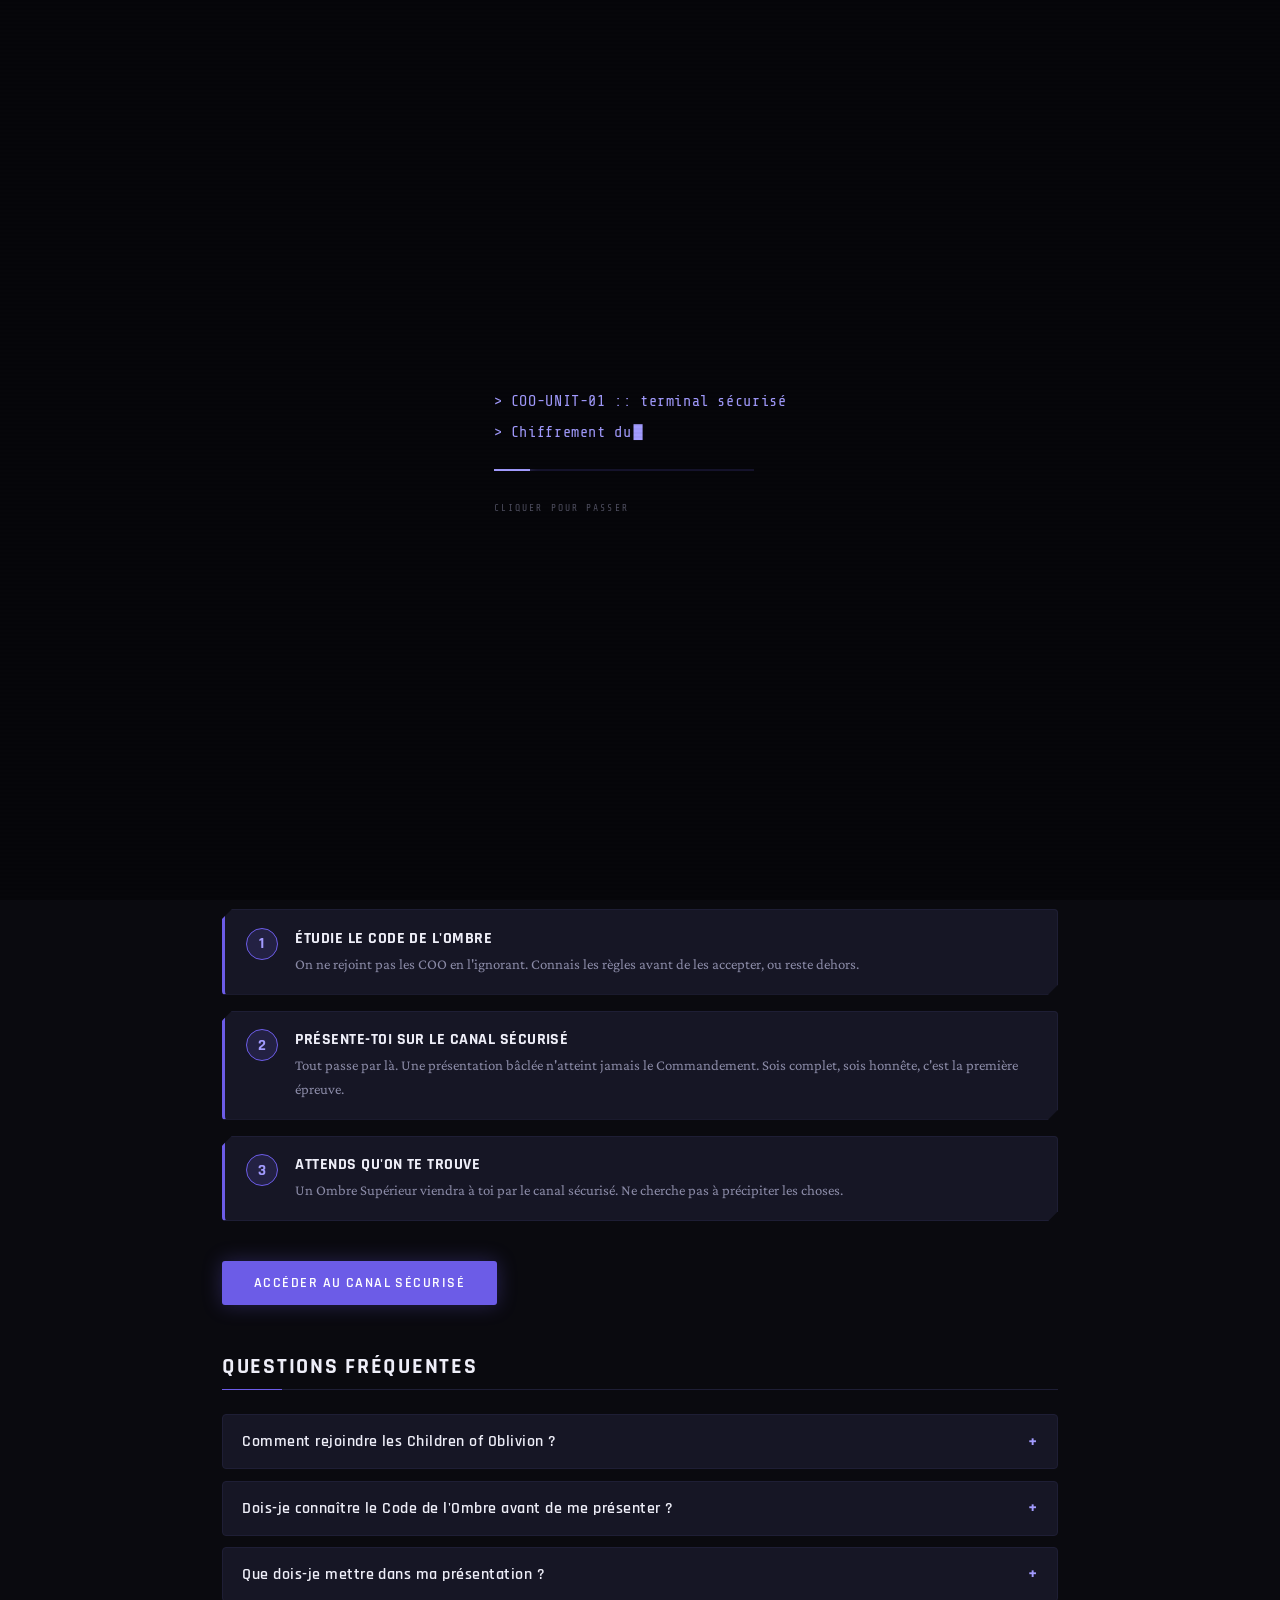
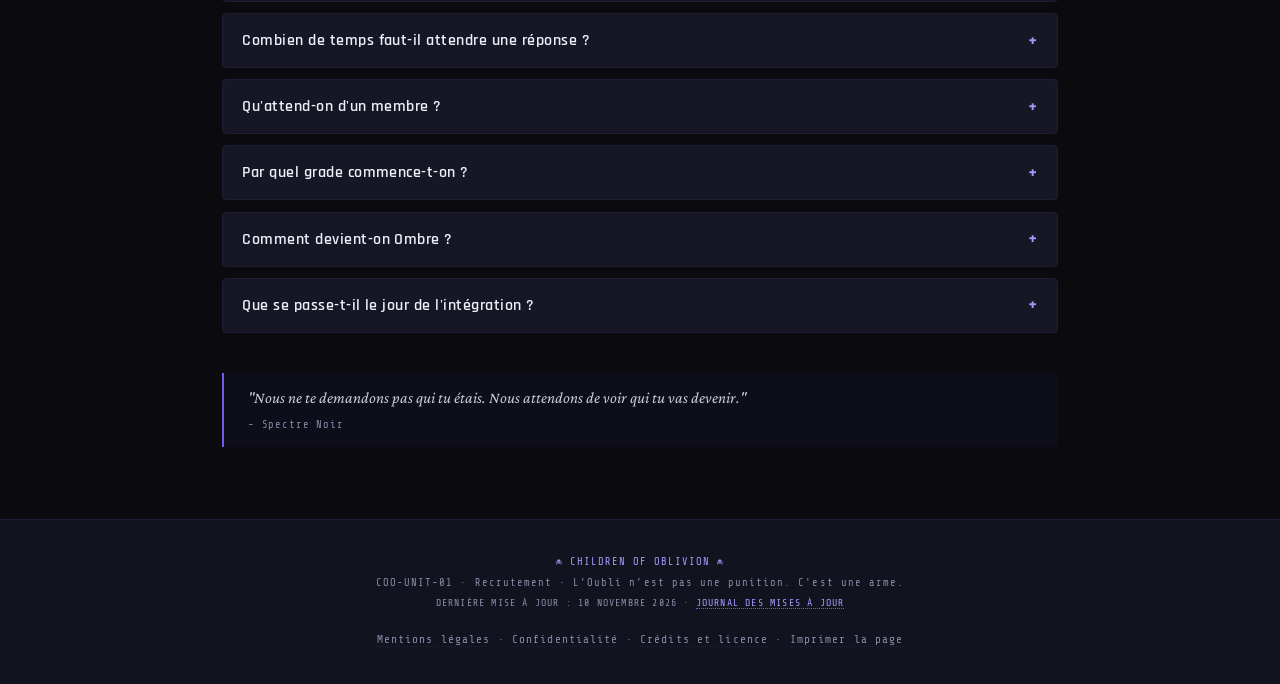
<file: recrutement.html>
<!DOCTYPE html>
<html lang="fr">
<head>
<meta charset="UTF-8">
<meta name="viewport" content="width=device-width, initial-scale=1.0">
<title>Recrutement - Children of Oblivion - COO-UNIT-01</title>
<meta name="description" content="Nous ne cherchons pas des héros. Nous cherchons des ombres.">
<meta name="theme-color" content="#6c5ce7">
<meta property="og:type" content="website">
<meta property="og:site_name" content="Children of Oblivion">
<meta property="og:locale" content="fr_FR">
<meta property="og:title" content="Recrutement - Children of Oblivion">
<meta property="og:description" content="Nous ne cherchons pas des héros. Nous cherchons des ombres.">
<meta property="og:url" content="https://children-of-oblivion.github.io/COO/recrutement.html">
<meta property="og:image" content="https://children-of-oblivion.github.io/COO/apercu.jpg">
<meta property="og:image:width" content="1200">
<meta property="og:image:height" content="630">
<meta property="og:image:alt" content="Logo des Children of Oblivion : trois silhouettes devant une lune violette">
<meta name="twitter:card" content="summary_large_image">
<link rel="icon" type="image/png" href="favicon.png">
<link href="https://fonts.googleapis.com/css2?family=Share+Tech+Mono&family=Rajdhani:wght@300;400;500;600;700&family=Crimson+Pro:ital,wght@0,300;0,400;1,300;1,400&display=swap" rel="stylesheet">
<link rel="stylesheet" href="style.css">
<link rel="stylesheet" href="ux.css">
<link rel="stylesheet" href="theme.css">
<script>try{if(localStorage.getItem('coo_theme')==='light')document.documentElement.setAttribute('data-theme','light')}catch(e){}</script>
</head>
<body data-page="recrutement">


<div class="scanlines"></div>

<div class="hud-frame">
  <span class="hud-corner tl"></span>
  <span class="hud-corner tr"></span>
  <span class="hud-corner bl"></span>
  <span class="hud-corner br"></span>
</div>
<div class="hud-tag bl-tag"><span class="hud-dot"></span><span id="hud-clock">--:--:--</span></div>
<div class="hud-tag br-tag"><span id="hud-opid">OMBRE-????</span></div>

<div class="boot-screen" id="boot" onclick="skipBoot()">
  <div class="boot-inner">
    <div class="boot-line" id="boot-text"></div>
    <div class="boot-progress"><div class="boot-progress-bar" id="boot-bar"></div></div>
    <div class="boot-id" id="boot-id"></div>
    <div class="boot-skip">cliquer pour passer</div>
  </div>
</div>

<script>try{if(sessionStorage.getItem('coo_booted')){var _b=document.getElementById('boot');if(_b)_b.parentNode.removeChild(_b);}}catch(e){}</script>

<div class="session-lock" id="session-lock">
  <div class="session-lock-inner">
    <div class="session-lock-title">Session expirée</div>
    <div class="session-lock-text">Accès révoqué par le système après cinq minutes de connexion.<br>Toute activité restante sur ce terminal a été journalisée.</div>
    <button class="session-lock-btn" onclick="reconnectSession()">Se reconnecter</button>
  </div>
</div>

<!-- NAV -->
<nav>
  <div class="nav-inner">
    <div class="nav-logo" onclick="showPage('accueil')" onkeydown="if(event.key==='Enter')showPage('accueil')" role="link" tabindex="0" title="Retour à l'accueil">
      <span class="logo-img" onclick="skullClick()" role="img" aria-label="Children of Oblivion"></span>
      <span class="glitch">COO-UNIT-01</span>
    </div>
    <ul class="nav-links">
      <li><button data-page="accueil" onclick="showPage('accueil')">Accueil</button></li>
      <li><button data-page="presentation" onclick="showPage('presentation')">Présentation</button></li>
      <li><button data-page="lore" onclick="showPage('lore')">Lore</button></li>
      <li><button data-page="relations" onclick="showPage('relations')">Relations</button></li>
      <li><button data-page="archives" onclick="showPage('archives')">Archives</button></li>
      <li><button data-page="registre" onclick="showPage('registre')">Registre</button></li>
      <li><button data-page="effectifs" onclick="showPage('effectifs')">Effectifs</button></li>
      <li><button class="active" data-page="recrutement" onclick="showPage('recrutement')">Recrutement</button></li>
      <li><button data-page="journal" onclick="showPage('journal')">Journal</button></li>
      <li><button data-page="acces" onclick="showPage('acces')" class="nav-restreint">Accès restreint</button></li>
    </ul>
    <div class="nav-right">
      <button class="nav-search" onclick="openSearch()" aria-label="Rechercher" title="Rechercher (Ctrl+K)"><svg viewBox="0 0 24 24" width="15" height="15" fill="none" stroke="currentColor" stroke-width="2" stroke-linecap="round"><circle cx="11" cy="11" r="7"></circle><line x1="16.5" y1="16.5" x2="21" y2="21"></line></svg></button>
      <div class="session-timer" id="session-timer" title="Temps de session restant">05:00</div>
      <button class="nav-burger" onclick="toggleNav()" aria-label="Menu">☰</button>
      <a class="nav-discord" href="https://discord.gg/EjdVtPbWyr" target="_blank" rel="noopener">Discord</a>
      <div class="nav-status">
        <div class="status-dot"></div>
        ACTIF
      </div>
    </div>
  </div>
</nav>

<div id="page-recrutement" class="page active">
  <div class="page-header">
    <div class="page-header-inner">
      <div class="page-eyebrow">☠ COO-UNIT-01 · Recrutement officiel</div>
      <h2 class="page-title">Rejoins les Ombres</h2>
      <p class="page-desc">Nous ne cherchons pas des héros. Nous cherchons des ombres.</p>
      <span class="stamp stamp-accent">Dossier de candidature</span>
    </div>
  </div>

  <div class="content-wrap">
    <div class="recrut-intro">
      <p>Les Children of Oblivion recrutent des opérateurs prêts à travailler dans l'obscurité, sans gloire, sans reconnaissance. Juste l'efficacité et la loyauté. Si tu penses avoir ce qu'il faut pour devenir une Ombre, lis attentivement ce qui suit.</p>
    </div>

    <div class="section-title">Ce que l'Oubli exige de toi</div>
    <div class="recrut-criteria">
      <div class="crit-card"><span class="crit-mark">▹</span><div><strong>Présence totale</strong><p>On ne recrute pas des silhouettes qui traversent le décor. Chaque Ombre existe pleinement, ou n'existe pas.</p></div></div>
      <div class="crit-card"><span class="crit-mark">▹</span><div><strong>Respect de la hiérarchie et du Code de l'Ombre</strong><p>En opération, une seule voix commande. Le Code n'est pas négociable.</p></div></div>
      <div class="crit-card"><span class="crit-mark">▹</span><div><strong>Loyauté envers le groupe avant tout</strong><p>On ne trahit jamais un frère d'ombre. C'est la règle la plus sacrée.</p></div></div>
      <div class="crit-card"><span class="crit-mark">▹</span><div><strong>Discrétion</strong><p>Les ombres ne font pas de bruit. La discrétion est une compétence, pas une option.</p></div></div>
    </div>

    <div class="section-title">Le protocole d'admission</div>
    <div class="recrut-steps">
      <div class="step-row"><span class="step-num">1</span><div><strong>Étudie le Code de l'Ombre</strong><p>On ne rejoint pas les COO en l'ignorant. Connais les règles avant de les accepter, ou reste dehors.</p></div></div>
      <div class="step-row"><span class="step-num">2</span><div><strong>Présente-toi sur le canal sécurisé</strong><p>Tout passe par là. Une présentation bâclée n'atteint jamais le Commandement. Sois complet, sois honnête, c'est la première épreuve.</p></div></div>
      <div class="step-row"><span class="step-num">3</span><div><strong>Attends qu'on te trouve</strong><p>Un Ombre Supérieur viendra à toi par le canal sécurisé. Ne cherche pas à précipiter les choses.</p></div></div>
    </div>

    <div class="recrut-cta">
      <a class="btn btn-primary recrut-btn" href="https://discord.gg/EjdVtPbWyr" target="_blank" rel="noopener">Accéder au canal sécurisé</a>
    </div>


    <div class="section-title">Questions fréquentes</div>
    <div class="faq">
      <details class="faq-item">
        <summary>Comment rejoindre les Children of Oblivion ?</summary>
        <div class="faq-body">
          <p>Le protocole d'admission tient en trois étapes : étudie le Code de l'Ombre, présente-toi sur le canal sécurisé, puis attends qu'un Ombre Supérieur vienne à toi.</p>
          <p>Le canal sécurisé est notre <a href="https://discord.gg/EjdVtPbWyr" target="_blank" rel="noopener">serveur Discord</a>.</p>
        </div>
      </details>
      <details class="faq-item">
        <summary>Dois-je connaître le Code de l'Ombre avant de me présenter ?</summary>
        <div class="faq-body">
          <p>Oui. On ne rejoint pas les COO en l'ignorant : connais les règles avant de les accepter. Le Code est consultable dans le <a href="lore.html#lore=code">Lore, onglet Le Code de l'Ombre</a>.</p>
        </div>
      </details>
      <details class="faq-item">
        <summary>Que dois-je mettre dans ma présentation ?</summary>
        <div class="faq-body">
          <p>Sois complet et honnête. Une présentation bâclée n'atteint jamais le Commandement : c'est la première épreuve.</p>
        </div>
      </details>
      <details class="faq-item">
        <summary>Combien de temps faut-il attendre une réponse ?</summary>
        <div class="faq-body">
          <p>Il n'y a pas de délai fixe. Un Ombre Supérieur viendra à toi par le canal sécurisé. Ne cherche pas à précipiter les choses.</p>
        </div>
      </details>
      <details class="faq-item">
        <summary>Qu'attend-on d'un membre ?</summary>
        <div class="faq-body">
          <p>Quatre choses : une <strong>présence totale</strong>, le <strong>respect de la hiérarchie et du Code de l'Ombre</strong>, la <strong>loyauté envers le groupe</strong> avant tout, et la <strong>discrétion</strong>.</p>
        </div>
      </details>
      <details class="faq-item">
        <summary>Par quel grade commence-t-on ?</summary>
        <div class="faq-body">
          <p>Par celui de <strong>Fantôme</strong>. Le Fantôme est accepté, pas encore confirmé : il observe, il apprend et exécute les ordres, sans spécialisation. C'est ici que presque tout le monde commence, sauf recrutement exceptionnel décidé par le Spectre Noir.</p>
        </div>
      </details>
      <details class="faq-item">
        <summary>Comment devient-on Ombre ?</summary>
        <div class="faq-body">
          <p>En faisant ses preuves et en gagnant la confiance du groupe. L'Ombre obtient alors une spécialisation selon ses aptitudes et peut encadrer des Fantômes. On dit que le Spectre Noir choisit lui-même chaque opérateur promu à ce grade.</p>
          <p>La hiérarchie complète et les spécialisations sont détaillées sur la page <a href="presentation.html">Présentation</a>.</p>
        </div>
      </details>
      <details class="faq-item">
        <summary>Que se passe-t-il le jour de l'intégration ?</summary>
        <div class="faq-body">
          <p>Le nouveau Fantôme remet tout : son nom, ses papiers, son passé. Il prononce le Serment de l'Ombre, une seule fois, devant un Ombre Supérieur. Le texte du Serment est dans le <a href="lore.html#lore=serment">Lore, onglet Le Serment</a>.</p>
        </div>
      </details>
    </div>

    <div class="lore-quote" style="margin-top:2.5rem;">
      <p>"Nous ne te demandons pas qui tu étais. Nous attendons de voir qui tu vas devenir."</p>
      <cite>- Spectre Noir</cite>
    </div>
  </div>

  <footer>
    <p class="footer-accent">☠ CHILDREN OF OBLIVION ☠</p>
    <p>COO-UNIT-01 · Recrutement · L'Oubli n'est pas une punition. C'est une arme.</p>
    <p class="footer-legal">
      <a onclick="showPage('legal')">Mentions légales</a> ·
      <a onclick="showPage('legal')">Confidentialité</a> ·
      <a onclick="showPage('legal')">Crédits et licence</a>
    </p>
  </footer>
</div>

<!-- RECHERCHE -->
<div class="search-overlay" id="search-overlay" onclick="if(event.target===this)closeSearch()">
  <div class="search-box">
    <input type="text" id="search-input" placeholder="Rechercher dans le dossier…" oninput="runSearch(this.value)" autocomplete="off" spellcheck="false">
    <div class="search-results" id="search-results"></div>
  </div>
</div>

<!-- MODALE BADGE -->
<div class="modal-overlay" id="profil-modal" onclick="if(event.target===this)closeProfil()">
  <div class="modal-box profil-box">
    <button type="button" class="modal-close" onclick="closeProfil()" aria-label="Fermer">&times;</button>
    <div class="profil-head">
      <div class="profil-avatar" id="profil-avatar"></div>
      <div>
        <div class="profil-nom" id="profil-nom"></div>
        <div class="profil-handle" id="profil-handle"></div>
        <div class="profil-role" id="profil-role"></div>
      </div>
    </div>
    <div class="profil-corps" id="profil-corps"></div>
  </div>
</div>

<div class="modal-overlay" id="badge-modal" onclick="if(event.target===this)closeBadge()">
  <div class="modal-box">
    <button type="button" class="modal-close" onclick="closeBadge()" aria-label="Fermer">×</button>
    <div class="modal-eyebrow" id="badge-eyebrow">COO-UNIT-01 · Doctrine de l'Ombre</div>
    <div class="modal-title" id="badge-title"></div>
    <div class="modal-text" id="badge-text"></div>
  </div>
</div>

<script src="script.js"></script>
<script src="theme.js"></script>
<script src="journal.js"></script>
<script src="ux.js"></script>
</body>
</html>
</file>
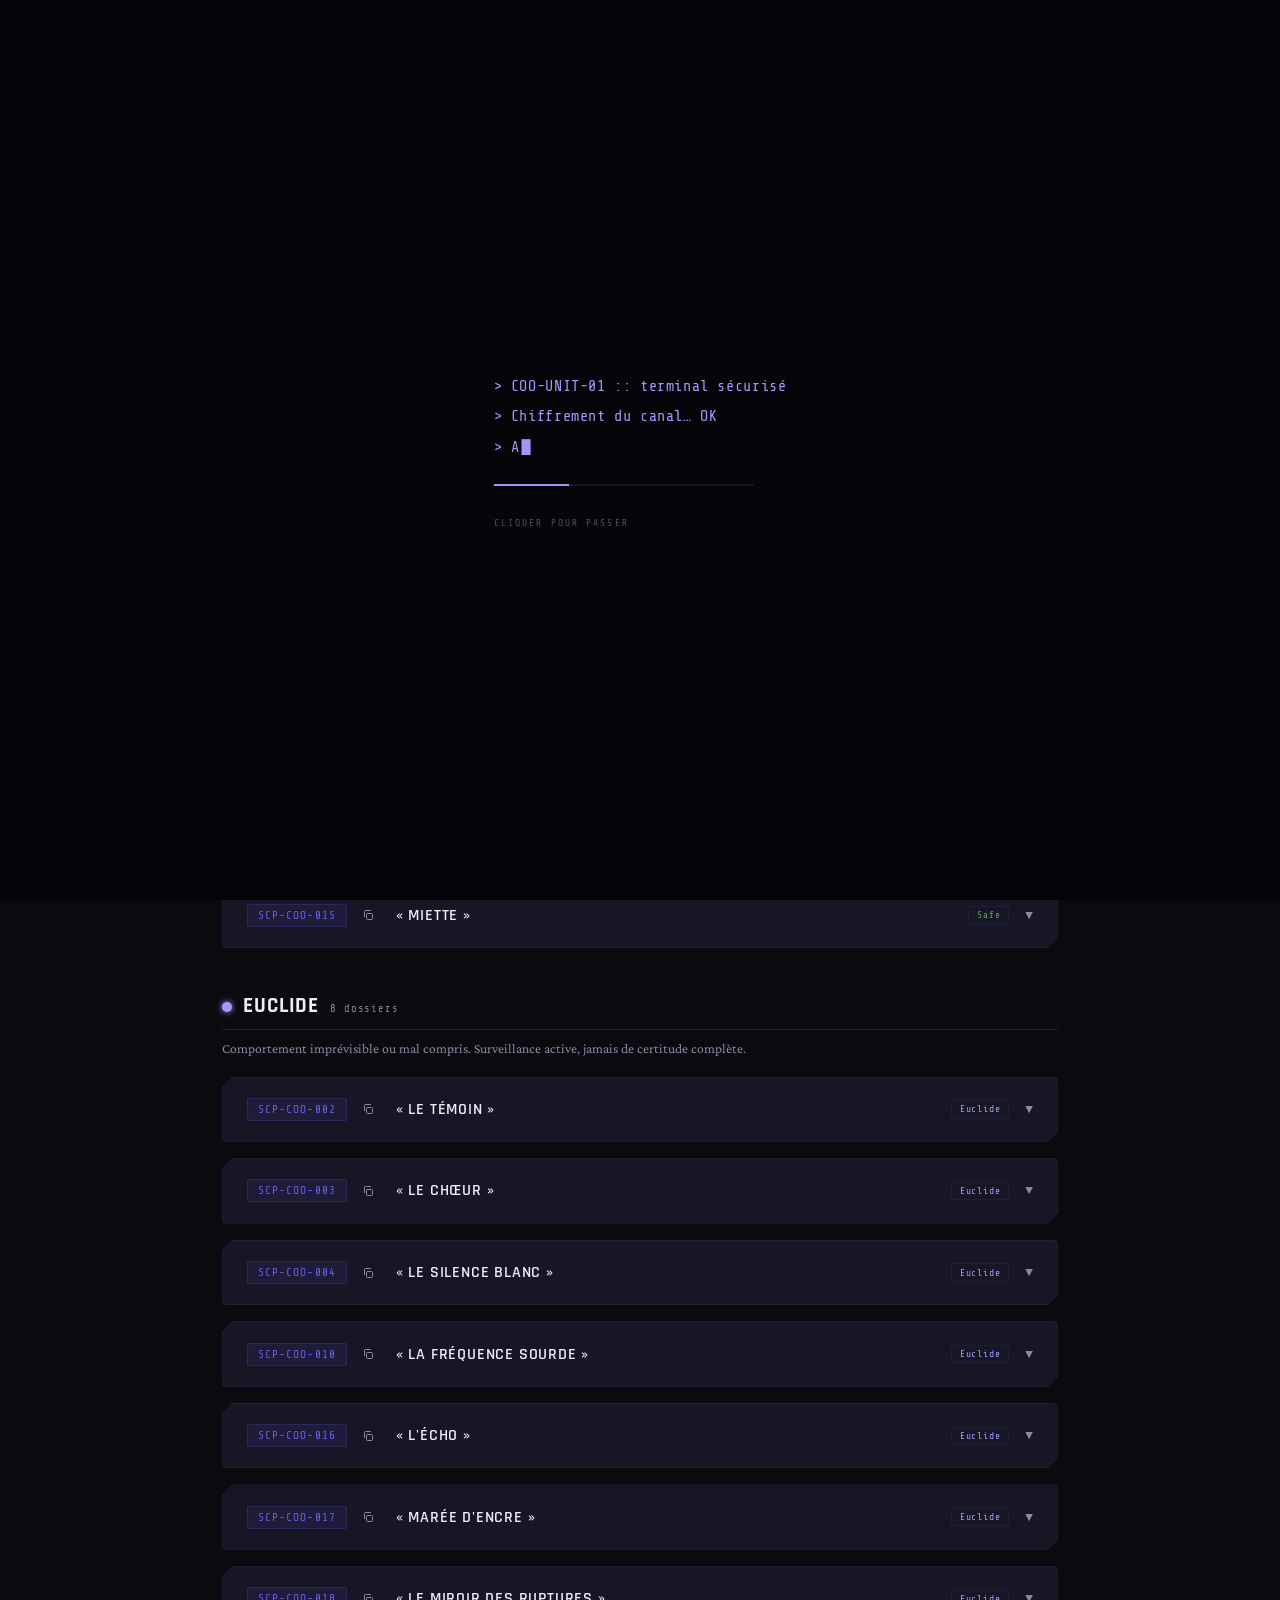
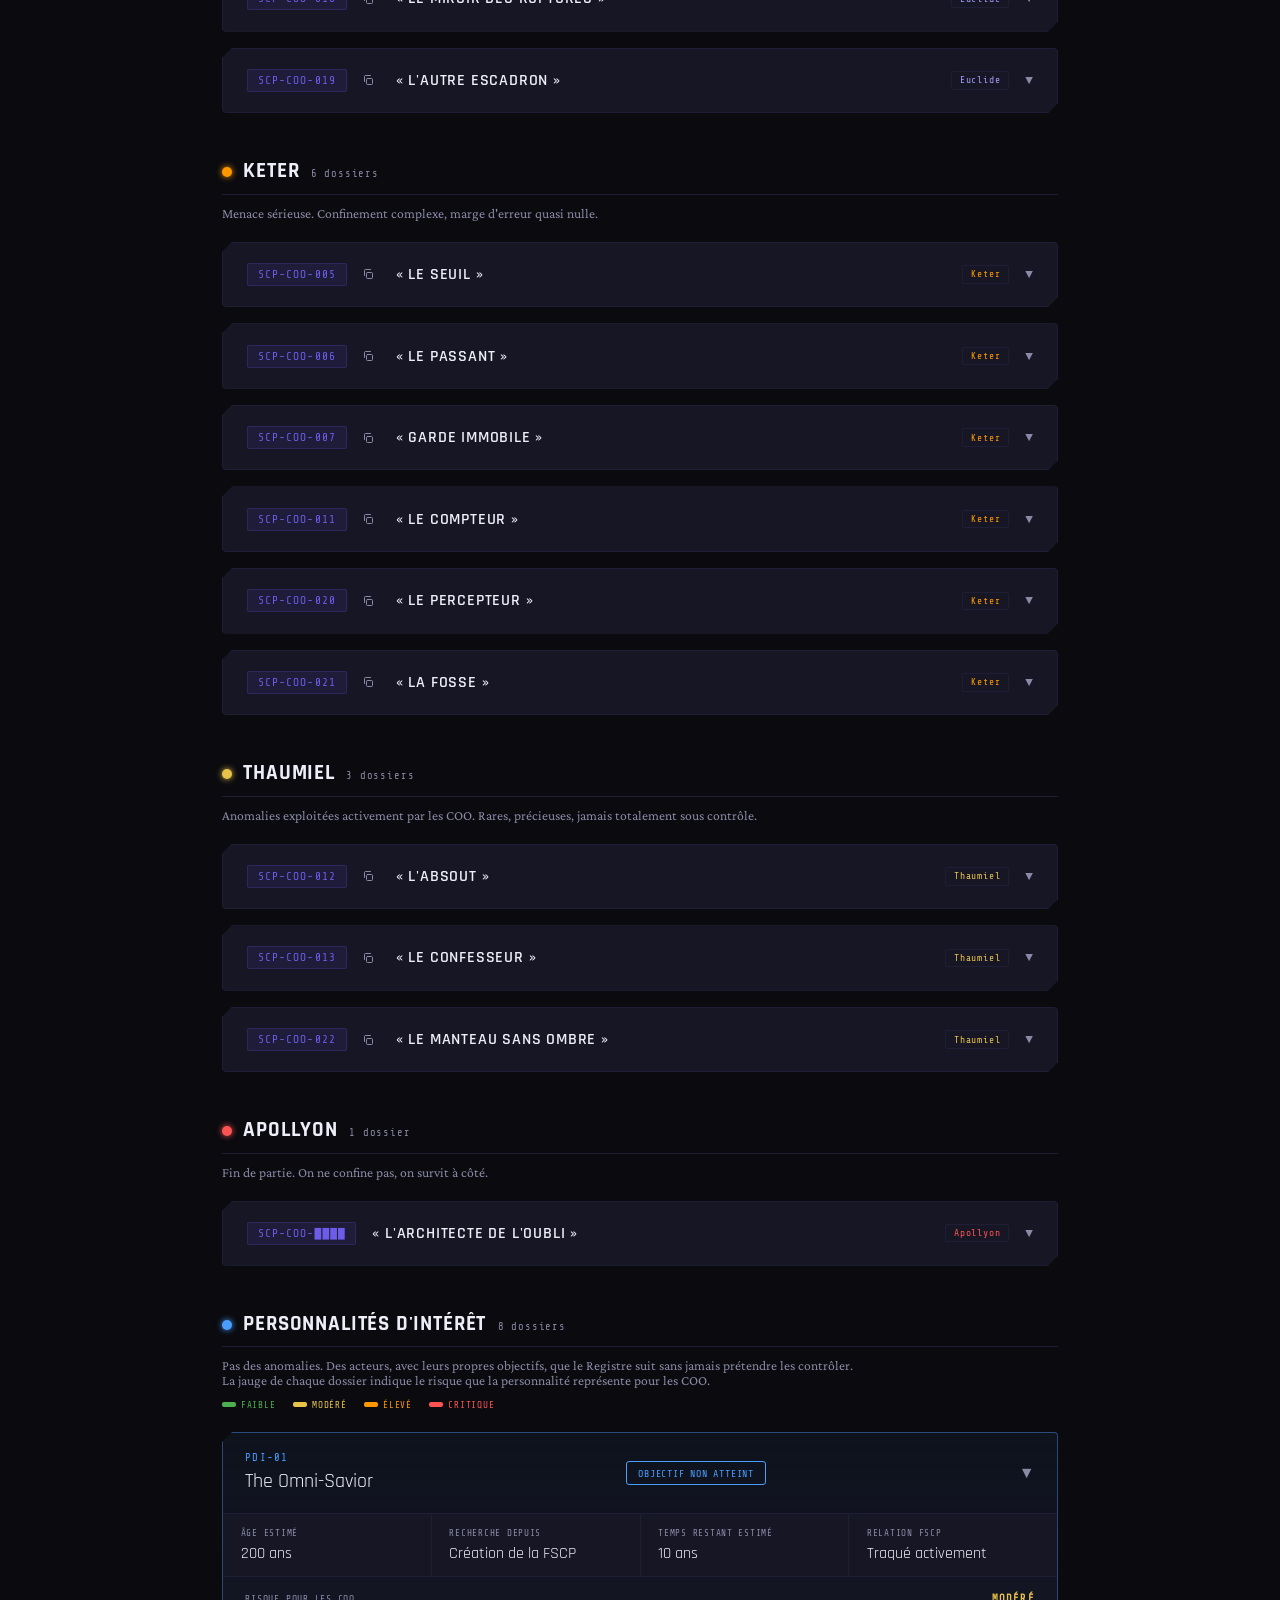
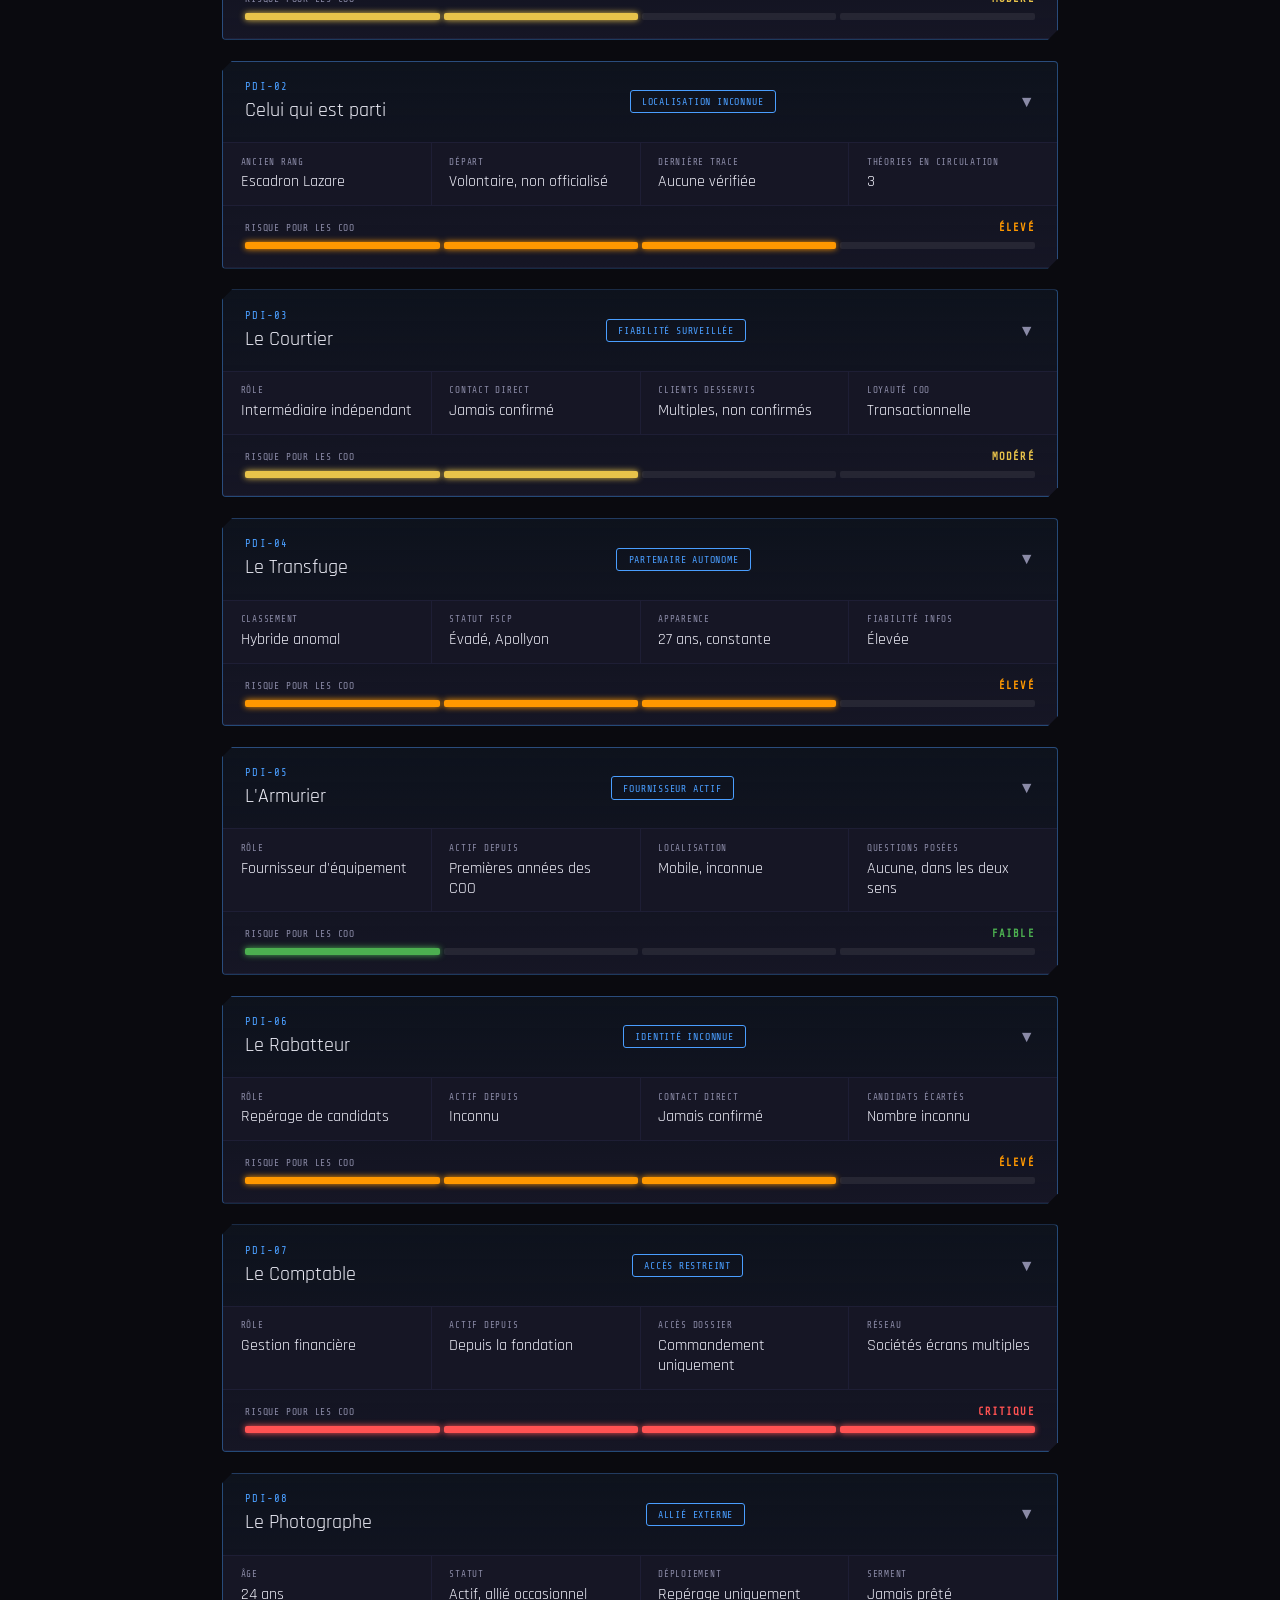
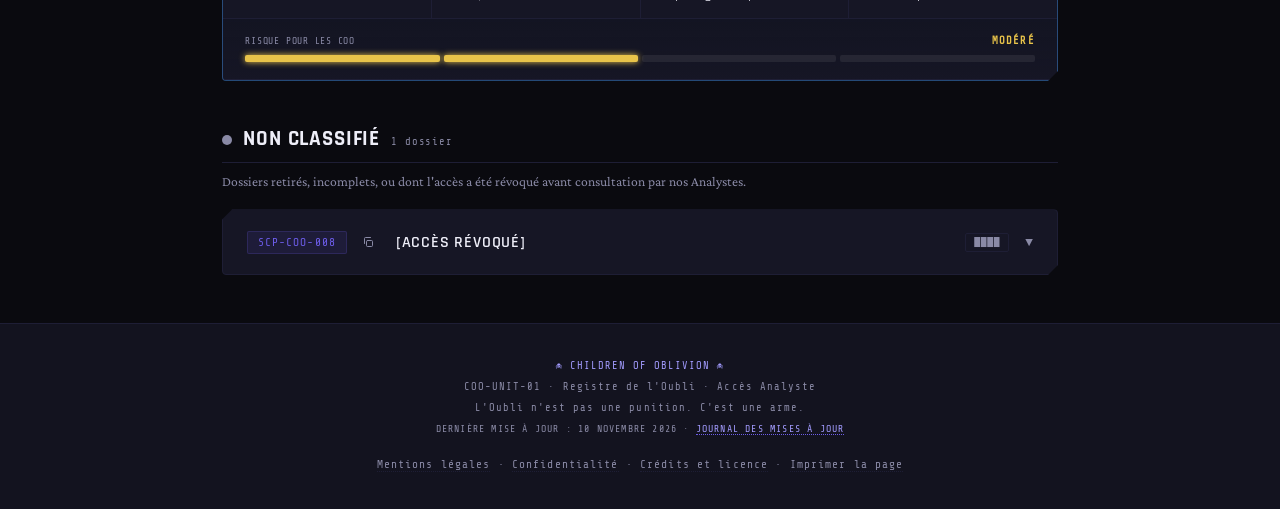
<file: registre.html>
<!DOCTYPE html>
<html lang="fr">
<head>
<meta charset="UTF-8">
<meta name="viewport" content="width=device-width, initial-scale=1.0">
<title>Registre - Children of Oblivion - COO-UNIT-01</title>
<meta name="description" content="Base de données interne des anomalies rencontrées en opération. Tenue par les Analystes SCP.">
<meta name="theme-color" content="#6c5ce7">
<meta property="og:type" content="website">
<meta property="og:site_name" content="Children of Oblivion">
<meta property="og:locale" content="fr_FR">
<meta property="og:title" content="Registre - Children of Oblivion">
<meta property="og:description" content="Base de données interne des anomalies rencontrées en opération. Tenue par les Analystes SCP.">
<meta property="og:url" content="https://children-of-oblivion.github.io/COO/registre.html">
<meta property="og:image" content="https://children-of-oblivion.github.io/COO/apercu.jpg">
<meta property="og:image:width" content="1200">
<meta property="og:image:height" content="630">
<meta property="og:image:alt" content="Logo des Children of Oblivion : trois silhouettes devant une lune violette">
<meta name="twitter:card" content="summary_large_image">
<link rel="icon" type="image/png" href="favicon.png">
<link href="https://fonts.googleapis.com/css2?family=Share+Tech+Mono&family=Rajdhani:wght@300;400;500;600;700&family=Crimson+Pro:ital,wght@0,300;0,400;1,300;1,400&display=swap" rel="stylesheet">
<link rel="stylesheet" href="style.css">
<link rel="stylesheet" href="ux.css">
<link rel="stylesheet" href="theme.css">
<script>try{if(localStorage.getItem('coo_theme')==='light')document.documentElement.setAttribute('data-theme','light')}catch(e){}</script>
</head>
<body data-page="registre">


<div class="scanlines"></div>

<div class="hud-frame">
  <span class="hud-corner tl"></span>
  <span class="hud-corner tr"></span>
  <span class="hud-corner bl"></span>
  <span class="hud-corner br"></span>
</div>
<div class="hud-tag bl-tag"><span class="hud-dot"></span><span id="hud-clock">--:--:--</span></div>
<div class="hud-tag br-tag"><span id="hud-opid">OMBRE-????</span></div>

<div class="boot-screen" id="boot" onclick="skipBoot()">
  <div class="boot-inner">
    <div class="boot-line" id="boot-text"></div>
    <div class="boot-progress"><div class="boot-progress-bar" id="boot-bar"></div></div>
    <div class="boot-id" id="boot-id"></div>
    <div class="boot-skip">cliquer pour passer</div>
  </div>
</div>

<script>try{if(sessionStorage.getItem('coo_booted')){var _b=document.getElementById('boot');if(_b)_b.parentNode.removeChild(_b);}}catch(e){}</script>

<div class="session-lock" id="session-lock">
  <div class="session-lock-inner">
    <div class="session-lock-title">Session expirée</div>
    <div class="session-lock-text">Accès révoqué par le système après cinq minutes de connexion.<br>Toute activité restante sur ce terminal a été journalisée.</div>
    <button class="session-lock-btn" onclick="reconnectSession()">Se reconnecter</button>
  </div>
</div>

<!-- NAV -->
<nav>
  <div class="nav-inner">
    <div class="nav-logo" onclick="showPage('accueil')" onkeydown="if(event.key==='Enter')showPage('accueil')" role="link" tabindex="0" title="Retour à l'accueil">
      <span class="logo-img" onclick="skullClick()" role="img" aria-label="Children of Oblivion"></span>
      <span class="glitch">COO-UNIT-01</span>
    </div>
    <ul class="nav-links">
      <li><button data-page="accueil" onclick="showPage('accueil')">Accueil</button></li>
      <li><button data-page="presentation" onclick="showPage('presentation')">Présentation</button></li>
      <li><button data-page="lore" onclick="showPage('lore')">Lore</button></li>
      <li><button data-page="relations" onclick="showPage('relations')">Relations</button></li>
      <li><button data-page="archives" onclick="showPage('archives')">Archives</button></li>
      <li><button class="active" data-page="registre" onclick="showPage('registre')">Registre</button></li>
      <li><button data-page="effectifs" onclick="showPage('effectifs')">Effectifs</button></li>
      <li><button data-page="recrutement" onclick="showPage('recrutement')">Recrutement</button></li>
      <li><button data-page="journal" onclick="showPage('journal')">Journal</button></li>
      <li><button data-page="acces" onclick="showPage('acces')" class="nav-restreint">Accès restreint</button></li>
    </ul>
    <div class="nav-right">
      <button class="nav-search" onclick="openSearch()" aria-label="Rechercher" title="Rechercher (Ctrl+K)"><svg viewBox="0 0 24 24" width="15" height="15" fill="none" stroke="currentColor" stroke-width="2" stroke-linecap="round"><circle cx="11" cy="11" r="7"></circle><line x1="16.5" y1="16.5" x2="21" y2="21"></line></svg></button>
      <div class="session-timer" id="session-timer" title="Temps de session restant">05:00</div>
      <button class="nav-burger" onclick="toggleNav()" aria-label="Menu">☰</button>
      <a class="nav-discord" href="https://discord.gg/EjdVtPbWyr" target="_blank" rel="noopener">Discord</a>
      <div class="nav-status">
        <div class="status-dot"></div>
        ACTIF
      </div>
    </div>
  </div>
</nav>

<div id="page-registre" class="page active">
  <div class="page-header">
    <div class="page-header-inner">
      <div class="page-eyebrow">☠ COO-UNIT-01 · Registre de l'Oubli</div>
      <h2 class="page-title">Registre de l'Oubli</h2>
      <p class="page-desc">Base de données interne des anomalies rencontrées en opération. Tenue par les Analystes SCP.</p>
      <span class="stamp stamp-red">Accès restreint · Niveau 3</span>
    </div>
  </div>
  <div class="content-wrap">
    <div class="recrut-intro" style="margin-bottom:2rem;">
      <p>Chaque anomalie croisée par les COO sur le terrain est consignée ici. Le Registre n'a pas vocation à confiner ni à comprendre, seulement à <em>survivre</em>. Certains dossiers proviennent du Complexe OBLIVION, dont l'accès nous a été partagé, parfois volontairement, parfois non. Le Secteur 3, où plusieurs objets sont conservés, appartient au Complexe : les COO n'ont aucune base propre, et n'y entreposent ces dossiers que par l'effet de l'alliance conclue en An 7. Cliquez sur une entrée pour ouvrir le dossier.</p>
    </div>
    <div class="registre-category">
      <div class="registre-cat-head">
        <span class="registre-cat-dot lvl-safe"></span>
        <h3 class="registre-cat-title">Safe</h3>
        <span class="registre-cat-count">4 dossiers</span>
      </div>
      <p class="registre-cat-desc">Anomalies stables. Aucun confinement actif requis, juste de la discipline et un inventaire à jour.</p>
      <div class="archives-grid">
        <div class="archive-card">
          <div class="archive-header" onclick="toggleArchive(this)">
            <div class="archive-id">SCP-COO-001</div>
            <div class="archive-title-text">« La Clé Muette »</div>
            <div class="archive-level lvl-safe">Safe</div>
            <div class="archive-toggle">▼</div>
          </div>
          <div class="archive-body">
            <div class="archive-meta"><div class="archive-meta-item">Classification<span>Safe</span></div><div class="archive-meta-item">Statut<span>Sous scellé COO</span></div><div class="archive-meta-item">Origine<span>Extraction Voile Blanc</span></div></div>
            <div class="archive-text">
              <span class="archive-field-label">Description</span>
              <p>Petite clé sans dents, taillée dans un métal noir mat, froid au toucher en toute circonstance, y compris après une exposition prolongée à la chaleur. Ne correspond à aucun modèle de serrure connu, et pourtant s'adapte à n'importe quel mécanisme testé à ce jour : porte blindée, cadenas, coffre-fort, jusqu'à certains systèmes électroniques à carte.</p>
              <span class="archive-field-label">Apparence</span>
              <p>Environ 8 centimètres, tige lisse sans dentelure ni relief, tête ovale gravée d'un motif qui s'estompe visuellement dès qu'on cesse de le fixer directement. Aucune photographie n'a jamais réussi à en capturer le détail avec netteté.</p>
              <span class="archive-field-label">Procédure de confinement</span>
              <p>Conservée sous scellé au Secteur 3, hors des périodes d'utilisation validées. Chaque sortie est consignée avec l'identité de l'opérateur, la cible visée, et l'heure exacte, un registre distinct du présent document, tenu uniquement par les Analystes.</p>
              <span class="archive-field-label">Origine</span>
              <p>Récupérée lors de l'extraction de l'Opération Voile Blanc, dans les sous-sols d'un site dont l'objectif initial ne mentionnait aucun coffre ni serrure à forcer. Personne dans la cellule impliquée n'a de souvenir clair de qui l'a ramassée en premier.</p>
              <span class="archive-field-label">Addenda</span>
              <p><strong>Note d'Analyste :</strong> Effet secondaire confirmé sur l'intégralité des usages testés : l'utilisateur oublie immédiatement ce qu'il vient d'ouvrir, et pourquoi il en avait besoin. L'objet ouvert reste accessible ; seul le souvenir de l'action disparaît.</p>
              <p><strong>Incident :</strong> Un opérateur s'étant servi de la clé à trois reprises la même semaine ne se souvenait plus, au terme de l'opération, d'avoir jamais eu l'objet en sa possession, bien qu'il l'ait physiquement rendue au scellé lui-même, geste dont il n'a également gardé aucun souvenir.</p>
              <div class="archive-quote"><p>"Pratique. Mais chaque porte ouverte coûte un souvenir. Rien n'est gratuit."</p><cite>- Technicien-██</cite></div>
            </div>
          </div>
        </div>

        <div class="archive-card">
          <div class="archive-header" onclick="toggleArchive(this)">
            <div class="archive-id">SCP-COO-009</div>
            <div class="archive-title-text">« La Flamme Froide »</div>
            <div class="archive-level lvl-safe">Safe</div>
            <div class="archive-toggle">▼</div>
          </div>
          <div class="archive-body">
            <div class="archive-meta"><div class="archive-meta-item">Classification<span>Safe</span></div><div class="archive-meta-item">Statut<span>Libre d'usage, Secteur 3</span></div><div class="archive-meta-item">Origine<span>Opération Dent Noire</span></div></div>
            <div class="archive-text">
              <span class="archive-field-label">Description</span>
              <p>Briquet Zippo cabossé, initiales « M.T. » gravées sous la base, aucun opérateur, actuel ou retiré, ne correspond à ces initiales dans les registres COO. La molette s'actionne normalement et produit une flamme au premier essai, systématiquement, sans exception recensée. Cette flamme est violette, ne dégage aucune chaleur perceptible avant trente secondes de contact continu, et résiste à tout courant d'air, y compris en projection directe d'un ventilateur industriel.</p>
              <span class="archive-field-label">Apparence</span>
              <p>Métal noir mat, légèrement plus lourd qu'un Zippo standard à la pesée. Aucune usure visible malgré un âge estimé à plusieurs décennies.</p>
              <span class="archive-field-label">Procédure de confinement</span>
              <p>Conservé dans le mess du Secteur 3, à disposition libre du personnel. Une tentative d'analyse spectrale de la flamme s'est soldée par un échec : le spectromètre a cessé d'enregistrer pendant toute la durée de l'exposition, sans dysfonctionnement constaté une fois l'objet éteint.</p>
              <span class="archive-field-label">Origine</span>
              <p>Retrouvé dans les effets personnels d'un Ombre tombé lors de l'Opération Dent Noire. Le corps ne portait aucune trace de brûlure malgré la présence de l'objet contre la peau, en poche avant-bras, pendant toute la durée de l'opération.</p>
              <span class="archive-field-label">Addenda</span>
              <p><strong>Note d'Analyste :</strong> Aucune consommation de combustible mesurable après plus de 400 activations recensées.</p>
              <p><strong>Note d'Analyste (2) :</strong> Plusieurs opérateurs rapportent l'utiliser systématiquement avant une opération à haut risque, sans consigne officielle en ce sens. La pratique n'a jamais été découragée par le Commandement.</p>
              <div class="archive-quote"><p>"On l'appelle notre porte-bonheur. Personne ne rigole quand on le dit."</p><cite>- Ombre-██</cite></div>
            </div>
          </div>
        </div>

        <div class="archive-card">
          <div class="archive-header" onclick="toggleArchive(this)">
            <div class="archive-id">SCP-COO-014</div>
            <div class="archive-title-text">« Le Contrat Vierge »</div>
            <div class="archive-level lvl-safe">Safe</div>
            <div class="archive-toggle">▼</div>
          </div>
          <div class="archive-body">
            <div class="archive-meta"><div class="archive-meta-item">Classification<span>Safe</span></div><div class="archive-meta-item">Type<span>Objet</span></div><div class="archive-meta-item">Statut<span>Sous scellé, usage encadré</span></div></div>
            <div class="archive-text">
              <span class="archive-field-label">Description</span>
              <p>Parchemin épais, jauni, d'origine inconnue. Utilisé pour formaliser un accord entre deux parties, il se remplit de lui-même, en une écriture n'appartenant à aucun des deux signataires, de clauses justes et équilibrées, jamais celles que l'une des parties aurait rédigées seule.</p>
              <span class="archive-field-label">Apparence</span>
              <p>Environ 30 par 40 centimètres, texture proche du vélin, bords irrégulièrement découpés. Aucune trace d'usure malgré un usage répété.</p>
              <span class="archive-field-label">Procédure de confinement</span>
              <p>Conservé sous scellé, sorti uniquement pour des négociations jugées à haut risque de rupture ou d'abus d'une des parties. Un Ombre Supérieur supervise systématiquement la signature.</p>
              <span class="archive-field-label">Origine</span>
              <p>Récupéré lors d'une négociation qui a mal tourné, dans les affaires d'un intermédiaire retrouvé mort peu après.</p>
              <span class="archive-field-label">Addenda</span>
              <p><strong>Note d'Analyste :</strong> L'objet refuse parfois de se remplir. Dans tous les cas recensés, l'une des deux parties avait déjà l'intention de rompre l'accord avant même la signature.</p>
              <p><strong>Incident :</strong> Utilisé lors d'une négociation avec un client jugé peu fiable. Le contrat généré incluait une clause qu'aucune des deux parties n'avait envisagée, et qui s'est révélée décisive plus tard.</p>
              <div class="archive-quote"><p>"Il ne rédige pas ce qu'on veut entendre. Il rédige ce qui doit être vrai. Ça met tout le monde mal à l'aise."</p><cite>- Ombre Supérieur</cite></div>
            </div>
          </div>
        </div>

        <div class="archive-card">
          <div class="archive-header" onclick="toggleArchive(this)">
            <div class="archive-id">SCP-COO-015</div>
            <div class="archive-title-text">« Miette »</div>
            <div class="archive-level lvl-safe">Safe</div>
            <div class="archive-toggle">▼</div>
          </div>
          <div class="archive-body">
            <div class="archive-meta"><div class="archive-meta-item">Classification<span>Safe</span></div><div class="archive-meta-item">Type<span>Entité</span></div><div class="archive-meta-item">Statut<span>Libre, mascotte non officielle</span></div></div>
            <div class="archive-text">
              <span class="archive-field-label">Description</span>
              <p>Petite créature d'environ 20 centimètres, ressemblant vaguement à un chat sans poils, à la peau grise et ridée. Increvable au sens littéral : aucune blessure recensée, aucune maladie, ne semble pas vieillir. Adoptée comme mascotte non officielle par une cellule après une opération.</p>
              <span class="archive-field-label">Apparence</span>
              <p>Grande tête, petits yeux noirs sans pupille visible, quatre pattes courtes. Émet un bruit proche d'un ronronnement lorsqu'elle est calme.</p>
              <span class="archive-field-label">Procédure de confinement</span>
              <p>Aucune. Libre de circuler au Secteur 3. Nourrie par quiconque passe à proximité.</p>
              <span class="archive-field-label">Origine</span>
              <p>Retrouvée seule dans les décombres d'une opération, sans explication de sa présence sur place.</p>
              <span class="archive-field-label">Addenda</span>
              <p><strong>Note d'Analyste :</strong> Miette se met systématiquement à l'écart, plusieurs heures avant qu'une mission tourne mal. Le phénomène est reproductible mais son mécanisme reste inexpliqué.</p>
              <p><strong>Incident :</strong> Une cellule a ignoré le comportement de Miette avant un départ en opération. La mission a été un échec coûteux.</p>
              <div class="archive-quote"><p>"On ne l'emmène jamais en mission. Mais si elle se cache le matin d'un départ, personne ne part."</p><cite>- Fantôme-██</cite></div>
            </div>
          </div>
        </div>
      </div>
    </div>

    <div class="registre-category">
      <div class="registre-cat-head">
        <span class="registre-cat-dot lvl-euclid"></span>
        <h3 class="registre-cat-title">Euclide</h3>
        <span class="registre-cat-count">8 dossiers</span>
      </div>
      <p class="registre-cat-desc">Comportement imprévisible ou mal compris. Surveillance active, jamais de certitude complète.</p>
      <div class="archives-grid">
        <div class="archive-card">
          <div class="archive-header" onclick="toggleArchive(this)">
            <div class="archive-id">SCP-COO-002</div>
            <div class="archive-title-text">« Le Témoin »</div>
            <div class="archive-level lvl-euclid">Euclide</div>
            <div class="archive-toggle">▼</div>
          </div>
          <div class="archive-body">
            <div class="archive-meta"><div class="archive-meta-item">Classification<span>Euclide</span></div><div class="archive-meta-item">Statut<span>Surveillance active</span></div><div class="archive-meta-item">Référence<span>Dent Noire / Contrat Sans Nom</span></div></div>
            <div class="archive-text">
              <span class="archive-field-label">Description</span>
              <p>Apparue pour la première fois lors de l'Opération Dent Noire. Se présente comme une silhouette humaine indistincte, jamais hostile, toujours présente en périphérie des cibles visées par les COO, jamais au centre de l'action, jamais en confrontation directe.</p>
              <span class="archive-field-label">Apparence</span>
              <p>Contours toujours légèrement flous, quelle que soit la distance d'observation ou l'éclairage ambiant. Aucun opérateur n'a jamais pu déterminer s'il s'agit d'un homme ou d'une femme, ni estimer un âge approximatif.</p>
              <span class="archive-field-label">Procédure de confinement</span>
              <p>Aucune tentative de confinement, l'entité n'a jamais été immobilisée ni même approchée à moins de dix mètres avec succès. Protocole en vigueur : tout contact visuel direct impose le retrait immédiat de la cellule concernée, sans exception, quel que soit l'état d'avancement de l'opération en cours.</p>
              <span class="archive-field-label">Origine</span>
              <p>Repérée pour la première fois en marge de l'Opération Dent Noire, puis de nouveau lors du Contrat Sans Nom, les deux seules occurrences confirmées à ce jour, bien que plusieurs signalements non corroborés existent dans des rapports de terrain plus anciens.</p>
              <span class="archive-field-label">Addenda</span>
              <p><strong>Hypothèse des Analystes :</strong> Elle protégerait quelque chose contenu dans les cibles elles-mêmes : une information, une mémoire, peut-être un fragment de ce que l'Architecte prélève ailleurs. Tout opérateur l'ayant approchée a perdu le souvenir des heures précédentes, sans qu'un contact physique n'ait jamais été établi ni recherché.</p>
              <p><strong>Note :</strong> Dans les deux occurrences confirmées, l'entité a disparu dès que la cellule COO a quitté la zone, objectif atteint ou non, jamais avant.</p>
              <div class="archive-quote"><p>"Elle ne nous chasse pas. Elle nous laisse partir. C'est ça qui me terrifie."</p><cite>- Analyste-████</cite></div>
            </div>
          </div>
        </div>

        <div class="archive-card">
          <div class="archive-header" onclick="toggleArchive(this)">
            <div class="archive-id">SCP-COO-003</div>
            <div class="archive-title-text">« Le Chœur »</div>
            <div class="archive-level lvl-euclid">Euclide</div>
            <div class="archive-toggle">▼</div>
          </div>
          <div class="archive-body">
            <div class="archive-meta"><div class="archive-meta-item">Classification<span>Euclide</span></div><div class="archive-meta-item">Statut<span>Évitement permanent</span></div><div class="archive-meta-item">Cellules touchées<span>2</span></div></div>
            <div class="archive-text">
              <span class="archive-field-label">Description</span>
              <p>Phénomène sonore localisé dans une zone morte cartographiée par les Éclaireurs COO, aux limites précises mais dont le tracé exact varie légèrement d'un relevé à l'autre. Aucune source physique n'a jamais été identifiée malgré plusieurs campagnes de repérage acoustique.</p>
              <span class="archive-field-label">Apparence</span>
              <p>Sans objet, phénomène purement auditif, mais dont l'intensité perçue varie selon l'opérateur présent, sans corrélation établie avec la distance au centre présumé de la zone.</p>
              <span class="archive-field-label">Procédure de confinement</span>
              <p>Zone classée en évitement permanent. Aucune opération, aucun passage, aucune reconnaissance ne peut y être autorisée sans validation directe du Spectre Noir, validation qui, à ce jour, n'a jamais été accordée.</p>
              <span class="archive-field-label">Origine</span>
              <p>Découverte lors d'une reconnaissance de routine des Éclaireurs, avant qu'aucune opération n'y soit jamais engagée intentionnellement. Les deux seules incursions recensées sont accidentelles, des cellules ayant traversé la zone sans en connaître l'existence au moment des faits.</p>
              <span class="archive-field-label">Addenda</span>
              <p><strong>Incident, Cellule 1 :</strong> Première incursion accidentelle. Les opérateurs rapportent avoir entendu leurs propres dernières paroles, répétées, avant même de les avoir prononcées. Deux membres de la cellule ne sont jamais ressortis de la zone ; les corps n'ont jamais été retrouvés.</p>
              <p><strong>Incident, Cellule 2 :</strong> Seconde incursion, plusieurs mois plus tard, cellule différente n'ayant pas eu connaissance du premier rapport. Un seul survivant, incapable de reformuler la moindre phrase pendant plus de soixante-douze heures après extraction.</p>
              <p><strong>Note des Analystes :</strong> Le Chœur n'est pas considéré comme une cible. C'est un avertissement, au sens propre, puisque plusieurs opérateurs jurent avoir entendu, avant de mourir, le son de leur propre voix prononcer une mise en garde qu'ils n'ont jamais eu le temps de formuler eux-mêmes.</p>
              <div class="archive-quote"><p>"On a entendu nos noms. Avec nos propres voix. On n'avait encore rien dit."</p><cite>- rapport partiel, Wither-█</cite></div>
            </div>
          </div>
        </div>

        <div class="archive-card">
          <div class="archive-header" onclick="toggleArchive(this)">
            <div class="archive-id">SCP-COO-004</div>
            <div class="archive-title-text">« Le Silence Blanc »</div>
            <div class="archive-level lvl-euclid">Euclide</div>
            <div class="archive-toggle">▼</div>
          </div>
          <div class="archive-body">
            <div class="archive-meta"><div class="archive-meta-item">Classification<span>Euclide</span></div><div class="archive-meta-item">Département<span>Scientifique</span></div><div class="archive-meta-item">Origine du dossier<span>Complexe OBLIVION, Niveau -1</span></div></div>
            <div class="archive-text">
              <span class="archive-field-label">Description</span>
              <p>Salle vide de 4×4 mètres dont deux parois portent des marques sombres irrégulières, semblables à des traces d'humidité ou de moisissure, sans qu'aucune cause d'infiltration n'ait jamais été trouvée. La troisième paroi, revêtue d'un carrelage clair distinct du reste de la pièce, reste invariablement propre. Un capteur acoustique suspendu au centre de la salle enregistre en continu, sans jamais recueillir le moindre son ambiant à moins de deux mètres de son point d'ancrage. Les sujets exposés plus de dix minutes rapportent une perte progressive de leur capacité à se souvenir du son de leur propre voix.</p>
              <span class="archive-field-label">Procédure de confinement</span>
              <p>SCP-COO-004 est maintenu dans une chambre insonorisée à pression négative, Niveau -1. Toute entrée nécessite l'autorisation conjointe d'un Chercheur habilité et d'un Officier de Sécurité. Les sujets Classe-D affectés à son étude ne peuvent excéder trois sessions d'observation consécutives sans réévaluation psychologique. Le capteur acoustique central est relevé après chaque session ; les parois tachées ne sont jamais nettoyées, un test de récurrence ayant montré que les marques réapparaissent à l'identique dans les 48 heures suivant tout nettoyage.</p>
              <span class="archive-field-label">Origine</span>
              <p>SCP-COO-004 a été découvert avant la constitution formelle du Complexe OBLIVION, dans une structure préexistante que la Fondation a intégrée telle quelle, les murs de la pièce ne portent aucune trace de construction récente, et les tentatives de datation du bâti restent, à ce jour, sans résultat concluant transmis au personnel de Recherche. Les tests suggèrent un lien avec la doctrine de confinement du Complexe lui-même, une coïncidence que la Direction Scientifique refuse officiellement de qualifier d'ironique.</p>
              <span class="archive-field-label">Addenda</span>
              <p><strong>Incident COO-004-A :</strong> Un chercheur ayant dépassé de deux minutes la durée d'exposition autorisée a mis onze jours à retrouver l'usage normal de sa voix. Le protocole de retrait a depuis été renforcé et un chronométrage externe est désormais systématique.</p>
              <p><strong>Note du Département Scientifique :</strong> Aucune hypothèse sur la nature de l'annulation acoustique n'a pour l'instant résisté à un second test. Le phénomène ne semble pas obéir aux lois connues de l'absorption sonore. Les marques présentes sur deux des parois restent elles aussi sans explication ; leur composition ne correspond à aucune moisissure ni dépôt connu.</p>
              <div class="archive-quote"><p>"Deux minutes de trop, onze jours sans voix. On chronomètre depuis l'extérieur, maintenant."</p><cite>- Note des Analystes COO</cite></div>
            </div>
          </div>
        </div>

        <div class="archive-card">
          <div class="archive-header" onclick="toggleArchive(this)">
            <div class="archive-id">SCP-COO-010</div>
            <div class="archive-title-text">« La Fréquence Sourde »</div>
            <div class="archive-level lvl-euclid">Euclide</div>
            <div class="archive-toggle">▼</div>
          </div>
          <div class="archive-body">
            <div class="archive-meta"><div class="archive-meta-item">Classification<span>Euclide</span></div><div class="archive-meta-item">Type<span>Phénomène</span></div><div class="archive-meta-item">Origine<span>Opération Contrat Sans Nom</span></div></div>
            <div class="archive-text">
              <span class="archive-field-label">Description</span>
              <p>Fréquence radio ne correspondant à aucune attribution connue, civile, militaire, ou Fondation, captée de façon intermittente et imprévisible par l'équipement de transmission des Children of Oblivion depuis l'Opération Contrat Sans Nom. Diffuse des fragments de briefings opérationnels, voix parfois reconnaissables comme celles d'Ombres actuellement en poste, décrivant des missions qui n'ont jamais été planifiées, ni par le Commandement, ni par aucune cellule active.</p>
              <span class="archive-field-label">Apparence</span>
              <p>Phénomène purement auditif. Durée moyenne d'une captation : 40 à 90 secondes. La fréquence exacte varie à chaque occurrence et n'a jamais pu être reproduite volontairement en laboratoire.</p>
              <span class="archive-field-label">Procédure de confinement</span>
              <p>Toute cellule captant la Fréquence doit immédiatement couper la transmission et signaler l'horodatage exact aux Analystes, accompagné d'une transcription si possible. Interdiction formelle d'agir sur toute information reçue via la Fréquence, même si elle semble corroborer un renseignement existant ou provenir d'une voix de confiance.</p>
              <span class="archive-field-label">Origine</span>
              <p>Premier signalement lors de l'Opération Contrat Sans Nom, dans une zone que les COO n'ont jamais pu localiser avec précision sur une carte conventionnelle malgré plusieurs tentatives de triangulation.</p>
              <span class="archive-field-label">Addenda</span>
              <p><strong>Incident :</strong> Une cellule a suivi une instruction reçue via la Fréquence, croyant à un briefing légitime mal transmis. L'opération s'est soldée par une perte ; aucun contrat COO enregistré ne correspondait à cette instruction.</p>
              <p><strong>Note :</strong> Dans deux cas distincts, la Fréquence a annoncé un événement 6 à 40 heures avant qu'il ne survienne réellement, avec une précision troublante, y compris des détails que seuls les opérateurs impliqués pouvaient connaître à l'avance.</p>
              <p><strong>Note récente (diffusion restreinte) :</strong> Lors de la dernière captation, la Fréquence a prononcé un matricule qui n'a pas encore été attribué à ce jour. Le Commandement n'a fait aucun commentaire officiel.</p>
              <div class="archive-quote"><p>"On ne sait pas si elle nous prévient ou si elle nous prépare. Les deux nous font aussi peur l'une que l'autre."</p><cite>- rapport partiel, Analyste-██</cite></div>
            </div>
          </div>
        </div>

        <div class="archive-card">
          <div class="archive-header" onclick="toggleArchive(this)">
            <div class="archive-id">SCP-COO-016</div>
            <div class="archive-title-text">« L'Écho »</div>
            <div class="archive-level lvl-euclid">Euclide</div>
            <div class="archive-toggle">▼</div>
          </div>
          <div class="archive-body">
            <div class="archive-meta"><div class="archive-meta-item">Classification<span>Euclide</span></div><div class="archive-meta-item">Type<span>Entité</span></div><div class="archive-meta-item">Statut<span>Non confinable</span></div></div>
            <div class="archive-text">
              <span class="archive-field-label">Description</span>
              <p>Silhouette humaine silencieuse qui se met à suivre un opérateur le lendemain d'un contrat exécuté avec succès. Ne s'approche jamais à moins de dix mètres. Ne communique pas. Ne disparaît que lorsque l'opérateur suivi affronte directement, verbalement ou physiquement, les conséquences de son acte.</p>
              <span class="archive-field-label">Apparence</span>
              <p>Contours flous, traits jamais identifiables, toujours vêtue de manière similaire à la cible du contrat exécuté par l'opérateur suivi.</p>
              <span class="archive-field-label">Procédure de confinement</span>
              <p>Aucune tentative de confinement, ne peut être immobilisée ni même touchée. Protocole en vigueur : signaler toute apparition, ne jamais l'ignorer plus de 72 heures.</p>
              <span class="archive-field-label">Origine</span>
              <p>Premier signalement après un contrat d'élimination particulièrement brutal, exécuté sans complication apparente.</p>
              <span class="archive-field-label">Addenda</span>
              <p><strong>Note d'Analyste :</strong> Le fait d'ignorer l'Écho au-delà de 72 heures est corrélé à une dégradation marquée de l'état psychologique de l'opérateur suivi.</p>
              <p><strong>Incident :</strong> Un Ombre a tenté de fuir l'Écho pendant deux semaines en changeant constamment de position. L'entité l'a retrouvé à chaque fois, sans jamais s'approcher.</p>
              <div class="archive-quote"><p>"Elle ne veut pas te faire de mal. Elle veut juste que tu la regardes une fois. Après, elle part."</p><cite>- Analyste-██</cite></div>
            </div>
          </div>
        </div>

        <div class="archive-card">
          <div class="archive-header" onclick="toggleArchive(this)">
            <div class="archive-id">SCP-COO-017</div>
            <div class="archive-title-text">« Marée d'Encre »</div>
            <div class="archive-level lvl-euclid">Euclide</div>
            <div class="archive-toggle">▼</div>
          </div>
          <div class="archive-body">
            <div class="archive-meta"><div class="archive-meta-item">Classification<span>Euclide</span></div><div class="archive-meta-item">Type<span>Phénomène</span></div><div class="archive-meta-item">Statut<span>Résorption spontanée</span></div></div>
            <div class="archive-text">
              <span class="archive-field-label">Description</span>
              <p>Obscurité liquide, visqueuse, remontant du sol sur d'anciennes zones de combat des COO, généralement plusieurs mois après les faits. Avale le son avant la lumière : toute source sonore dans un rayon de cinq mètres s'éteint progressivement avant que la zone ne s'assombrisse visiblement.</p>
              <span class="archive-field-label">Apparence</span>
              <p>Se déplace lentement, comme une marée, sans direction constante. Ne semble pas réagir à la présence humaine.</p>
              <span class="archive-field-label">Procédure de confinement</span>
              <p>Zones concernées balisées et évitées. Aucune tentative de neutralisation n'a jamais réussi ; la Marée se résorbe d'elle-même après quelques heures, sans laisser de trace.</p>
              <span class="archive-field-label">Origine</span>
              <p>Observée pour la première fois sur le site d'une opération ayant fait plusieurs morts, plusieurs mois après les faits, sans lien apparent avec une anomalie déjà connue.</p>
              <span class="archive-field-label">Addenda</span>
              <p><strong>Note d'Analyste :</strong> La Marée n'est jamais apparue sur un site où les COO n'ont subi aucune perte. Corrélation confirmée sur sept occurrences recensées.</p>
              <p><strong>Incident :</strong> Une cellule est restée trop près d'une Marée en formation. Aucune blessure physique, mais les trois opérateurs concernés rapportent une perte d'audition partielle et temporaire.</p>
              <div class="archive-quote"><p>"Ça ressemble à un deuil qui n'a jamais été fait. On la laisse tranquille, elle nous laisse tranquilles."</p><cite>- Éclaireur-██</cite></div>
            </div>
          </div>
        </div>

        <div class="archive-card">
          <div class="archive-header" onclick="toggleArchive(this)">
            <div class="archive-id">SCP-COO-018</div>
            <div class="archive-title-text">« Le Miroir des Ruptures »</div>
            <div class="archive-level lvl-euclid">Euclide</div>
            <div class="archive-toggle">▼</div>
          </div>
          <div class="archive-body">
            <div class="archive-meta"><div class="archive-meta-item">Classification<span>Euclide</span></div><div class="archive-meta-item">Type<span>Objet</span></div><div class="archive-meta-item">Statut<span>Sous scellé, usage encadré</span></div></div>
            <div class="archive-text">
              <span class="archive-field-label">Description</span>
              <p>Petit miroir de poche, cadre en métal terni. Tenu par un opérateur pendant une négociation contractuelle, il montre, en reflet, le visage de la personne présente dans la pièce qui rompra la première le contrat en cours de discussion.</p>
              <span class="archive-field-label">Apparence</span>
              <p>Environ 8 centimètres de diamètre, verre légèrement teinté, cadre gravé de motifs effacés par l'usure.</p>
              <span class="archive-field-label">Procédure de confinement</span>
              <p>Conservé sous scellé. Usage réservé aux négociations jugées sensibles, sur validation d'un Ombre Supérieur.</p>
              <span class="archive-field-label">Origine</span>
              <p>Origine inconnue. Présent dans l'inventaire des COO depuis suffisamment longtemps que personne ne se souvient de son acquisition.</p>
              <span class="archive-field-label">Addenda</span>
              <p><strong>Note d'Analyste :</strong> Le miroir ne montre jamais le visage de l'opérateur qui le tient, même lorsque celui-ci est objectivement le plus susceptible de rompre l'accord.</p>
              <p><strong>Incident :</strong> Un client a repéré son propre reflet dans le miroir pendant une négociation. La transaction s'est achevée en confrontation armée.</p>
              <div class="archive-quote"><p>"Depuis, on évite de le sortir devant les clients directement. On regarde discrètement, et on ajuste."</p><cite>- Ombre</cite></div>
            </div>
          </div>
        </div>

        <div class="archive-card">
          <div class="archive-header" onclick="toggleArchive(this)">
            <div class="archive-id">SCP-COO-019</div>
            <div class="archive-title-text">« L'Autre Escadron »</div>
            <div class="archive-level lvl-euclid">Euclide</div>
            <div class="archive-toggle">▼</div>
          </div>
          <div class="archive-body">
            <div class="archive-meta"><div class="archive-meta-item">Classification<span>Euclide</span></div><div class="archive-meta-item">Type<span>Entité</span></div><div class="archive-meta-item">Statut<span>Non identifié</span></div></div>
            <div class="archive-text">
              <span class="archive-field-label">Description</span>
              <p>Groupe d'opérateurs se présentant comme des membres des Children of Oblivion, en tenue et équipement conformes, mais dont les matricules annoncés ne correspondent à aucune entrée du Registre d'incorporation. Aperçus sur au moins deux contrats distincts, opérant avec un professionnalisme comparable à celui des COO réels.</p>
              <span class="archive-field-label">Apparence</span>
              <p>Indiscernables d'opérateurs COO authentiques sur le terrain. Différences relevées uniquement après coup, par recoupement des matricules.</p>
              <span class="archive-field-label">Procédure de confinement</span>
              <p>Aucune procédure d'engagement direct autorisée. Consigne : signaler, se retirer, ne jamais confirmer ni infirmer l'appartenance aux COO face à eux.</p>
              <span class="archive-field-label">Origine</span>
              <p>Premier signalement lors d'un contrat où deux cellules se sont retrouvées sur la même cible sans coordination préalable, l'une était authentifiée, l'autre non.</p>
              <span class="archive-field-label">Addenda</span>
              <p><strong>Hypothèse des Analystes :</strong> Usurpation délibérée à des fins de discrédit, ou fragment d'une structure parallèle utilisant la même doctrine. Aucune des deux hypothèses n'est privilégiée officiellement.</p>
              <p><strong>Incident :</strong> Une cellule authentique a manqué d'ouvrir le feu sur l'Autre Escadron, les prenant pour des renforts non annoncés. L'erreur a été évitée de justesse.</p>
              <div class="archive-quote"><p>"Soit quelqu'un porte nos couleurs sans notre accord, soit on n'est plus les seuls à porter les nôtres."</p><cite>- Ombre Supérieur</cite></div>
            </div>
          </div>
        </div>
      </div>
    </div>

    <div class="registre-category">
      <div class="registre-cat-head">
        <span class="registre-cat-dot lvl-keter"></span>
        <h3 class="registre-cat-title">Keter</h3>
        <span class="registre-cat-count">6 dossiers</span>
      </div>
      <p class="registre-cat-desc">Menace sérieuse. Confinement complexe, marge d'erreur quasi nulle.</p>
      <div class="archives-grid">
        <div class="archive-card">
          <div class="archive-header" onclick="toggleArchive(this)">
            <div class="archive-id">SCP-COO-005</div>
            <div class="archive-title-text">« Le Seuil »</div>
            <div class="archive-level lvl-keter">Keter</div>
            <div class="archive-toggle">▼</div>
          </div>
          <div class="archive-body">
            <div class="archive-meta"><div class="archive-meta-item">Classification<span>Keter</span></div><div class="archive-meta-item">Statut<span>Accès restreint</span></div><div class="archive-meta-item">Usage<span>Point de transfert</span></div></div>
            <div class="archive-text">
              <span class="archive-field-label">Description</span>
              <p>Lieu anomal dont la position exacte n'est connue que du Spectre Noir et des Ombres Supérieurs, l'information n'est jamais transmise par écrit, uniquement de vive voix, lors d'une cérémonie de passation dont le contenu exact reste inconnu du reste du Commandement. À l'intérieur, le temps et la mémoire ne se comportent pas selon les lois observées ailleurs.</p>
              <span class="archive-field-label">Apparence</span>
              <p>Accessible par un point d'entrée physique ordinaire, porte, tunnel, ou passage selon les rapports, jamais identique deux fois, mais dont l'intérieur ne correspond à aucune structure extérieure mesurable. Aucun plan fiable n'a jamais pu en être dressé.</p>
              <span class="archive-field-label">Procédure de confinement</span>
              <p>Utilisé par les COO comme point de transfert mort : on y dépose, on y récupère, on ne s'y attarde jamais. Règle absolue transmise à chaque Ombre accompagnée par un Ombre Supérieur : on n'y dort pas, on n'y réfléchit pas, on y passe. Rester trop longtemps expose au risque d'en ressortir sans savoir pourquoi on y était entré, ou de ne pas en ressortir du tout.</p>
              <span class="archive-field-label">Origine</span>
              <p>Découvert par le Spectre Noir lui-même, dans des circonstances jamais partagées avec le reste du Commandement. Sa relation avec l'anomalie fondatrice des COO, jamais confirmée, jamais démentie, reste l'une des théories les plus discutées, et les moins documentées, du Registre.</p>
              <span class="archive-field-label">Addenda</span>
              <p><strong>Note d'Ombre Supérieur :</strong> Le Seuil ne garde personne prisonnier au sens physique. Il convainc. Plusieurs opérateurs rapportent une réticence croissante à en sortir à mesure que le temps passé à l'intérieur s'allonge, sans qu'aucune contrainte extérieure ne soit jamais constatée.</p>
              <p><strong>Incident :</strong> Une Ombre conduite par un Ombre Supérieur pour une dépose de routine a mis quarante minutes à ressortir d'un trajet estimé à moins de cinq. À son retour, elle ne se souvenait plus de la raison de sa mission, bien que l'objet ait été correctement déposé.</p>
              <div class="archive-quote"><p>"Le Seuil ne te garde pas prisonnier. Il te convainc que tu n'as jamais voulu partir."</p><cite>- Ombre Supérieur</cite></div>
            </div>
          </div>
        </div>

        <div class="archive-card">
          <div class="archive-header" onclick="toggleArchive(this)">
            <div class="archive-id">SCP-COO-006</div>
            <div class="archive-title-text">« Le Passant »</div>
            <div class="archive-level lvl-keter">Keter</div>
            <div class="archive-toggle">▼</div>
          </div>
          <div class="archive-body">
            <div class="archive-meta"><div class="archive-meta-item">Classification<span>Keter</span></div><div class="archive-meta-item">Département<span>Sécurité / FIM</span></div><div class="archive-meta-item">Origine du dossier<span>Complexe OBLIVION, Secteur 3</span></div></div>
            <div class="archive-text">
              <span class="archive-field-label">Description</span>
              <p>Entité humanoïde à l'apparence variable, capable de se téléporter jusqu'à toute cible visuellement identifiée ou vers un point qu'elle a préalablement mémorisé, et de traverser des surfaces solides d'une épaisseur limitée. Elle serait également capable de matérialiser des objets, d'origine inconnue, dans son voisinage immédiat. Le sujet d'étude le plus dangereux répertorié au Complexe OBLIVION à ce jour.</p>
              <span class="archive-field-label">Apparence</span>
              <p>Sous sa forme de référence, SCP-COO-006 se présente en tenue tactique de Recrue DSE complète, casque intégral, gilet pare-balles, protections aux bras et aux jambes, mais les avant-bras exposés affichent une carnation typiquement associée au personnel Classe-D, sans qu'aucun lien n'ait jamais été établi avec un sujet Classe-D existant ou porté disparu. Le bas du visage reste dissimulé en permanence sous un masque chirurgical, sans justification médicale connue ; la partie visible, front et regard, conserve une expression figée et sévère qui ne varie jamais d'un rapport à l'autre. Les yeux sont entièrement blancs, sans pupille ni iris distincts, et ne réagissent à aucun stimulus lumineux testé. Six appendices fins et sombres émergent symétriquement du haut du dos, trois de chaque côté, incurvés vers l'extérieur, avec un mouvement lent et indépendant les uns des autres, sans usage offensif observé à ce jour. Cette apparence reste la seule formellement consignée comme référence dans son dossier, malgré la capacité de l'entité à s'en écarter.</p>
              <span class="archive-field-label">Procédure de confinement</span>
              <p>SCP-COO-006 est maintenue dans une cellule du Secteur 3 dont les parois dépassent uniformément quatre mètres d'épaisseur en béton renforcé, une marge de sécurité au-delà du seuil de trois mètres établi expérimentalement. Aucun point de téléportation connu de l'entité ne doit se trouver à l'intérieur du périmètre du Complexe ; toute zone où SCP-COO-006 a été observée plus de quelques secondes est considérée comme un point potentiellement mémorisé et fait l'objet d'un changement de configuration (mobilier déplacé, accès restreint temporairement) dans les 24 heures. Le personnel affecté à sa surveillance opère en binôme minimum et évite tout contact visuel prolongé et direct, la cible d'une téléportation semblant être déterminée par ce type de reconnaissance. Un chronométrage strict est tenu à chaque changement d'apparence constaté, afin de maintenir une estimation à jour de sa fenêtre de vulnérabilité, la seule qui soit connue.</p>
              <span class="archive-field-label">Origine</span>
              <p>SCP-COO-006 a été localisée pour la première fois à l'intérieur même du Secteur 3, avant qu'aucune procédure d'acquisition ne soit engagée, le personnel de garde de l'époque a d'abord supposé qu'il s'agissait d'un collègue en poste, jusqu'à ce qu'un contrôle d'accès révèle qu'aucun badge n'avait été utilisé pour entrer. Le dossier d'acquisition reste à ce jour incomplet quant à savoir si le Complexe a capturé SCP-COO-006, ou si celle-ci s'est simplement laissée trouver.</p>
              <span class="archive-field-label">Addenda</span>
              <p><strong>Incident COO-006-A :</strong> L'entité a été confondue à trois reprises différentes avec une Recrue DSE légitime avant que les appendices ne soient repérés. Un contrôle visuel systématique du dos est désormais exigé pour toute Recrue non identifiée formellement par badge.</p>
              <p><strong>Note du Département Scientifique :</strong> La capacité de matérialisation d'objets reste la priorité de recherche la plus élevée concernant SCP-COO-006. Toute observation d'un objet apparu en sa présence doit être immédiatement signalée, isolée et transmise sans manipulation directe.</p>
              <div class="archive-quote"><p>"On l'a pris pour une Recrue trois fois avant de voir les appendices. Depuis, on vérifie les dos."</p><cite>- Note des Analystes COO</cite></div>
            </div>
          </div>
        </div>

        <div class="archive-card">
          <div class="archive-header" onclick="toggleArchive(this)">
            <div class="archive-id">SCP-COO-007</div>
            <div class="archive-title-text">« Garde Immobile »</div>
            <div class="archive-level lvl-keter">Keter</div>
            <div class="archive-toggle">▼</div>
          </div>
          <div class="archive-body">
            <div class="archive-meta"><div class="archive-meta-item">Classification<span>Keter</span></div><div class="archive-meta-item">Département<span>Sécurité / FIM</span></div><div class="archive-meta-item">Origine du dossier<span>Complexe OBLIVION, Niveau -5</span></div></div>
            <div class="archive-text">
              <span class="archive-field-label">Description</span>
              <p>Entité humanoïde immobile dont l'origine précède la création documentée du Complexe. Le personnel de Sécurité la considère officieusement comme la raison pour laquelle OBLIVION existe encore à cet emplacement précis. L'entité mesure environ 5,60 mètres, entièrement enveloppée de chaînes courant de la nuque jusqu'aux pieds, les mains jointes devant elle en une posture qui n'a jamais varié depuis sa découverte. La base sur laquelle elle repose porte des inscriptions gravées dans une langue non identifiée, disposées en cercle autour d'un symbole central dont la signification reste, à ce jour, non déchiffrée.</p>
              <span class="archive-field-label">Procédure de confinement</span>
              <p>SCP-COO-007 n'est pas confiné au sens habituel du terme : l'entité occupe une position fixe au Niveau -5, et aucune tentative de déplacement, d'étude directe ou de contact n'a jamais été autorisée par la direction du Complexe. Le Niveau -5 dans son intégralité a été construit autour d'elle, et son accès est interdit à tout le personnel n'ayant pas six mois d'ancienneté vérifiée au sein du Complexe. La Force d'Intervention Mobile de garde en poste (Nu-7) opère selon un principe simple : ne rien faire, sauf en cas de mouvement constaté. Aucun cas de mouvement n'a jamais été rapporté.</p>
              <span class="archive-field-label">Origine</span>
              <p>À la différence des deux autres sujets d'étude, SCP-COO-007 n'a pas de dossier d'acquisition, aucune date, aucun rapport de découverte, aucun nom de responsable. Le Niveau -5 figure dans tous les plans d'architecture du Complexe depuis sa version la plus ancienne archivée, ce qui suggère que l'entité était déjà présente avant même que le site ne soit officiellement désigné comme faisant partie de la Fondation. Certains membres du personnel de Sécurité ancien y voient l'explication du silence absolu qui entoure OBLIVION : on ne parle pas du Complexe parce qu'on ne parle jamais de ce qui le garde.</p>
              <span class="archive-field-label">Addenda</span>
              <p><strong>Incident du Registre Perdu :</strong> Le registre parallèle constitué par un ancien Responsable Administratif mentionnait SCP-COO-007 en des termes contredisant le dossier officiel du Complexe. Le registre a été détruit avant qu'aucune contradiction ne soit formellement établie ou consignée.</p>
              <p><strong>Statut d'accès :</strong> Aucun incident de contact avec SCP-COO-007 n'est classé accessible, même au personnel habilité à consulter les autres dossiers Keter du Complexe.</p>
              <div class="archive-quote"><p>"On ne parle pas du Complexe parce qu'on ne parle jamais de ce qui le garde."</p><cite>- Note des Analystes COO</cite></div>
            </div>
          </div>
        </div>

        <div class="archive-card">
          <div class="archive-header" onclick="toggleArchive(this)">
            <div class="archive-id">SCP-COO-011</div>
            <div class="archive-title-text">« Le Compteur »</div>
            <div class="archive-level lvl-keter">Keter</div>
            <div class="archive-toggle">▼</div>
          </div>
          <div class="archive-body">
            <div class="archive-meta"><div class="archive-meta-item">Classification<span>Keter</span></div><div class="archive-meta-item">Type<span>Entité</span></div><div class="archive-meta-item">Statut<span>Non localisée</span></div></div>
            <div class="archive-text">
              <span class="archive-field-label">Description</span>
              <p>Élimine les membres des Children of Oblivion selon leur ordre exact d'incorporation, jamais au hasard, jamais en avance, jamais deux fois le même rang. Six disparitions confirmées à ce jour, en comptant celle du premier survivant, toutes correspondant, sans exception, à l'ordre chronologique d'engagement des victimes.</p>
              <span class="archive-field-label">Apparence</span>
              <p>Jamais observée directement par un survivant. Les scènes retrouvées ne présentent aucun signe de lutte, aucune trace physique exploitable, ni empreinte, ni ADN, ni image exploitable sur les rares caméras présentes à proximité, dont l'enregistrement s'interrompt systématiquement 30 à 45 secondes avant l'heure estimée de la disparition.</p>
              <span class="archive-field-label">Procédure de confinement</span>
              <p>Aucun confinement possible, l'entité n'a jamais été localisée avant une attaque, et aucune corrélation fiable n'a été établie entre lieu, heure, ou contexte opérationnel des disparitions. Protocole COO en vigueur : dès qu'une disparition correspondant au motif est confirmée, les dix Ombres suivantes dans l'ordre chronologique d'incorporation sont placées sous protection renforcée, rotation de position et surveillance continue pendant 30 jours.</p>
              <span class="archive-field-label">Origine</span>
              <p>Premier incident constaté deux mois après le massacre de l'Escadron Lazare, soit avant même la fondation officielle des Children of Oblivion sous leur structure actuelle. Hypothèse dominante chez les Analystes, jamais confirmée ni officiellement démentie par le Spectre Noir : l'entité cherche quelqu'un de précis, et élimine méthodiquement tous ceux qui se trouvent entre elle et sa cible, dans l'ordre exact où ils se sont engagés.</p>
              <span class="archive-field-label">Addenda</span>
              <p><strong>Incident COO-C :</strong> Cinquième disparition confirmée. Aucun signe de lutte. La victime occupait exactement le rang prévu par le motif, à quelques heures près de l'estimation des Analystes.</p>
              <p><strong>Incident COO-D :</strong> Sixième disparition. Pour la première fois, un témoin présent dans la pièce adjacente rapporte avoir entendu compter, à voix basse, dans une langue qu'il n'a pas reconnue, juste avant le silence.</p>
              <p><strong>Note du Spectre Noir (non officielle, transmise à l'oral) :</strong> "S'il compte vraiment dans l'ordre, il finira par m'atteindre. Ça ne change rien à ce qu'on fait."</p>
              <div class="archive-quote"><p>"On ne sait pas ce qu'il veut. On sait juste qui est le prochain sur la liste."</p><cite>- Note des Analystes COO</cite></div>
            </div>
          </div>
        </div>

        <div class="archive-card">
          <div class="archive-header" onclick="toggleArchive(this)">
            <div class="archive-id">SCP-COO-020</div>
            <div class="archive-title-text">« Le Percepteur »</div>
            <div class="archive-level lvl-keter">Keter</div>
            <div class="archive-toggle">▼</div>
          </div>
          <div class="archive-body">
            <div class="archive-meta"><div class="archive-meta-item">Classification<span>Keter</span></div><div class="archive-meta-item">Type<span>Entité</span></div><div class="archive-meta-item">Statut<span>Non localisable</span></div></div>
            <div class="archive-text">
              <span class="archive-field-label">Description</span>
              <p>Rend visite à quiconque, client ou opérateur COO, n'a jamais réglé une dette due aux Children of Oblivion. Aucune victime n'a survécu à sa visite. Aucun témoin n'a jamais rapporté l'avoir vu arriver, seulement reparti.</p>
              <span class="archive-field-label">Apparence</span>
              <p>Jamais décrite de façon cohérente par les rares témoins indirects. Ce qui reste sur les lieux suggère une grande taille, sans plus de précision exploitable.</p>
              <span class="archive-field-label">Procédure de confinement</span>
              <p>Aucune. Ne peut être ni localisé, ni anticipé. Seule mesure en vigueur : régler systématiquement toute dette due aux COO, sans exception, avant l'échéance convenue.</p>
              <span class="archive-field-label">Origine</span>
              <p>Premier incident après le non-paiement d'un contrat par un client habituellement fiable. Le lien avec le non-paiement n'a été établi qu'après plusieurs récidives similaires.</p>
              <span class="archive-field-label">Addenda</span>
              <p><strong>Note du Commandement :</strong> Depuis l'identification du motif, aucune dette due aux COO n'a été volontairement laissée impayée au-delà de l'échéance.</p>
              <p><strong>Incident :</strong> Un opérateur ayant contracté une dette informelle envers le groupe, jamais remboursée, a disparu trois semaines après son départ volontaire des COO.</p>
              <div class="archive-quote"><p>"On ne sait pas si c'est nous qui l'invoquons, ou si c'est lui qui a toujours été là, à attendre qu'on lui donne une raison."</p><cite>- Spectre Noir</cite></div>
            </div>
          </div>
        </div>

        <div class="archive-card">
          <div class="archive-header" onclick="toggleArchive(this)">
            <div class="archive-id">SCP-COO-021</div>
            <div class="archive-title-text">« La Fosse »</div>
            <div class="archive-level lvl-keter">Keter</div>
            <div class="archive-toggle">▼</div>
          </div>
          <div class="archive-body">
            <div class="archive-meta"><div class="archive-meta-item">Classification<span>Keter</span></div><div class="archive-meta-item">Type<span>Zone</span></div><div class="archive-meta-item">Statut<span>Accès condamné</span></div></div>
            <div class="archive-text">
              <span class="archive-field-label">Description</span>
              <p>Site situé sous le Secteur 3, accessible par un passage dont l'existence n'est connue que d'une poignée d'Ombres Supérieurs. Profondeur exacte inconnue, aucune sonde, aucun équipement de mesure envoyé n'est jamais remonté ni n'a transmis de données exploitables au-delà d'un certain point.</p>
              <span class="archive-field-label">Apparence</span>
              <p>Un puits vertical, parois lisses sans trace d'excavation identifiable, débouchant en surface sur une simple trappe métallique sans inscription.</p>
              <span class="archive-field-label">Procédure de confinement</span>
              <p>Accès physiquement condamné. Un seul ordre transmis à tout le personnel habilité : personne n'y descend, sous aucun prétexte, aucune exception.</p>
              <span class="archive-field-label">Origine</span>
              <p>Présente sur le site avant même l'installation du Secteur 3, découverte lors des travaux de fondation, jamais signalée officiellement à l'époque.</p>
              <span class="archive-field-label">Addenda</span>
              <p><strong>Note du Commandement :</strong> L'ordre de non-accès a été maintenu par le Spectre Noir, sans qu'il en ait jamais justifié la raison par écrit.</p>
              <p><strong>Incident :</strong> Une sonde équipée d'un micro a transmis, avant de perdre le signal, un son que les Analystes décrivent comme une respiration. Aucune confirmation obtenue depuis.</p>
              <div class="archive-quote"><p>"On a construit le Secteur 3 par-dessus. Pas pour la cacher. Pour peser dessus."</p><cite>- Ombre Supérieur</cite></div>
            </div>
          </div>
        </div>
      </div>
    </div>

    <div class="registre-category">
      <div class="registre-cat-head">
        <span class="registre-cat-dot lvl-thaumiel"></span>
        <h3 class="registre-cat-title">Thaumiel</h3>
        <span class="registre-cat-count">3 dossiers</span>
      </div>
      <p class="registre-cat-desc">Anomalies exploitées activement par les COO. Rares, précieuses, jamais totalement sous contrôle.</p>
      <div class="archives-grid">
        <div class="archive-card">
          <div class="archive-header" onclick="toggleArchive(this)">
            <div class="archive-id">SCP-COO-012</div>
            <div class="archive-title-text">« L'Absout »</div>
            <div class="archive-level lvl-thaumiel">Thaumiel</div>
            <div class="archive-toggle">▼</div>
          </div>
          <div class="archive-body">
            <div class="archive-meta"><div class="archive-meta-item">Classification<span>Thaumiel</span></div><div class="archive-meta-item">Type<span>Objet</span></div><div class="archive-meta-item">Département<span>Logistique / Extraction</span></div></div>
            <div class="archive-text">
              <span class="archive-field-label">Description</span>
              <p>Boîtier métallique sans mécanisme apparent visible, de la taille d'un poing fermé, gravé de symboles identiques à ceux relevés sur la base de SCP-COO-007, une correspondance que les Analystes n'ont toujours pas expliquée, ni même formellement rapprochée dans un rapport officiel. Activé par un contact prolongé de la paume (environ 4 secondes), il émet un signal inaudible qui efface, dans un rayon d'environ 200 mètres, les quinze dernières minutes de mémoire de toute personne présente, sans distinction, opérateurs COO compris (voir Procédure d'utilisation).</p>
              <span class="archive-field-label">Apparence</span>
              <p>Métal noir mat, chaud au toucher uniquement pendant l'activation, fine lueur violette visible entre les jointures du boîtier à ce moment précis. Aucune ouverture, vis, ou point d'accès mécanique n'a jamais été identifié malgré plusieurs tentatives de démontage non destructif.</p>
              <span class="archive-field-label">Procédure d'utilisation</span>
              <p>Réservé aux extractions où un retrait discret est impossible par des moyens conventionnels. Un seul opérateur autorisé par cellule, généralement un Ombre Supérieur, peut le déclencher, et uniquement après confirmation explicite du Spectre Noir. L'effet est non sélectif : tout opérateur COO présent dans le rayon doit évacuer sous peine d'être lui-même affecté. Six heures de recharge sont nécessaires entre deux activations ; aucune activation d'urgence n'a jamais réussi en deçà de ce délai.</p>
              <span class="archive-field-label">Origine</span>
              <p>Récupéré sur le corps de l'un des survivants de l'Escadron Lazare, tombé peu après la fondation, le seul objet sur lui qui n'appartenait pas à l'équipement standard de l'époque. On ignore s'il l'a fabriqué, volé, ou reçu, et aucun autre survivant n'a jamais pu ou voulu s'exprimer sur son origine.</p>
              <span class="archive-field-label">Addenda</span>
              <p><strong>Incident COO-A :</strong> Utilisé lors de l'Opération Voile Blanc pour couvrir une extraction compromise. Trois témoins civils ont perdu la mémoire des quinze dernières minutes ; aucun effet secondaire rapporté au-delà d'une légère confusion temporaire.</p>
              <p><strong>Incident COO-B :</strong> Un sujet exposé à trois activations distinctes sur une période de deux mois a développé des faux souvenirs cohérents mais entièrement fabriqués pour combler les périodes effacées, un phénomène non anticipé, désormais suivi de près par le Département Scientifique.</p>
              <p><strong>Note du Spectre Noir :</strong> "On ne s'en sert pas pour effacer nos erreurs. On s'en sert pour protéger ceux qui n'auraient jamais dû nous voir."</p>
              <div class="archive-quote"><p>"Il n'efface jamais nos fautes. Seulement leurs preuves."</p><cite>- Analyste-███</cite></div>
            </div>
          </div>
        </div>

        <div class="archive-card">
          <div class="archive-header" onclick="toggleArchive(this)">
            <div class="archive-id">SCP-COO-013</div>
            <div class="archive-title-text">« Le Confesseur »</div>
            <div class="archive-level lvl-thaumiel">Thaumiel</div>
            <div class="archive-toggle">▼</div>
          </div>
          <div class="archive-body">
            <div class="archive-meta"><div class="archive-meta-item">Classification<span>Thaumiel</span></div><div class="archive-meta-item">Type<span>Entité</span></div><div class="archive-meta-item">Département<span>Renseignement</span></div></div>
            <div class="archive-text">
              <span class="archive-field-label">Description</span>
              <p>Se présente systématiquement comme un homme d'âge indéterminé, de corpulence et de taille moyennes, aux traits qui s'oublient dès qu'on détourne le regard, aucun opérateur, sur plus d'une douzaine de rencontres rapportées, n'a jamais pu le décrire deux fois de la même façon, y compris dans l'heure suivant une rencontre.</p>
              <span class="archive-field-label">Apparence</span>
              <p>Seule constante rapportée par l'ensemble des témoins, sans exception : une poignée de main froide, presque douloureuse dans les premières secondes de contact.</p>
              <span class="archive-field-label">Procédure d'utilisation</span>
              <p>Mis en présence d'un sujet d'interrogatoire uniquement sous contrôle direct d'un Wither minimum. Un contact physique, poignée de main, prise au poignet, suffit à déclencher l'effet : le sujet devient incapable de mentir pendant environ dix minutes, quel que soit l'effort de résistance consciente ou l'entraînement à la résistance interrogatoire. Le Confesseur ne doit jamais être laissé seul en présence d'un opérateur COO : l'effet ne fait aucune distinction entre alliés et cibles.</p>
              <span class="archive-field-label">Origine</span>
              <p>Se présente de lui-même, toujours entre deux contrats, jamais convoqué par aucun canal COO connu. Aucun dossier d'acquisition n'existe à son sujet. Hypothèse dominante chez les Analystes : Le Confesseur n'est pas un allié des Children of Oblivion. C'est un service qu'on n'a jamais eu besoin de lui demander formellement, et dont on ignore ce qu'il attend en retour.</p>
              <span class="archive-field-label">Addenda</span>
              <p><strong>Note des Analystes :</strong> On ignore ce qu'il retire de ces échanges. Il ne demande jamais rien, n'accepte aucune compensation proposée, et ne reste jamais après la fin de l'interrogatoire.</p>
              <p><strong>Incident :</strong> Un Ombre Supérieur a tenté de le questionner sur sa propre nature lors d'une session. Le Confesseur a souri, n'a pas répondu, et n'est pas réapparu pendant six mois, la plus longue absence recensée à ce jour.</p>
              <p><strong>Note du Département Scientifique (hypothèse non confirmée) :</strong> Certains traits comportementaux du Confesseur, l'oubli immédiat de son apparence, l'absence de dossier d'acquisition, la disparition prolongée après une question déplacée, présentent des similarités troublantes avec le profil de SCP-COO-████. Aucun lien formel n'a été établi, ni recherché activement par le Commandement.</p>
              <div class="archive-quote"><p>"Il ne ment jamais, et il ne nous ment jamais non plus. C'est peut-être ça, le plus inquiétant."</p><cite>- Note des Analystes COO</cite></div>
            </div>
          </div>
        </div>

        <div class="archive-card">
          <div class="archive-header" onclick="toggleArchive(this)">
            <div class="archive-id">SCP-COO-022</div>
            <div class="archive-title-text">« Le Manteau Sans Ombre »</div>
            <div class="archive-level lvl-thaumiel">Thaumiel</div>
            <div class="archive-toggle">▼</div>
          </div>
          <div class="archive-body">
            <div class="archive-meta"><div class="archive-meta-item">Classification<span>Thaumiel</span></div><div class="archive-meta-item">Type<span>Objet</span></div><div class="archive-meta-item">Statut<span>Usage validé Spectre Noir</span></div></div>
            <div class="archive-text">
              <span class="archive-field-label">Description</span>
              <p>Long manteau sombre, tissu impossible à identifier. Rend son porteur invisible à toute forme d'enregistrement, caméra, capteur thermique, micro, même à courte distance, sans affecter la perception directe à l'œil nu par un témoin présent.</p>
              <span class="archive-field-label">Apparence</span>
              <p>Coupe simple, sans ornement, semble absorber la lumière environnante sans jamais paraître totalement noir.</p>
              <span class="archive-field-label">Procédure d'utilisation</span>
              <p>Un des rares outils du groupe validés par le Spectre Noir en personne pour un usage étendu, au-delà des seules extractions d'urgence. Réservé aux Ombres Supérieurs et au-delà. Toute sortie est consignée.</p>
              <span class="archive-field-label">Origine</span>
              <p>Origine inconnue, présent dans l'inventaire des COO depuis la fondation. Certains soutiennent qu'il appartenait déjà à l'Escadron Lazare original.</p>
              <span class="archive-field-label">Addenda</span>
              <p><strong>Note d'Analyste :</strong> Aucune limite d'usage constatée à ce jour. Le manteau ne semble jamais perdre son effet, quelle que soit la durée de port.</p>
              <p><strong>Note du Spectre Noir :</strong> "Ce n'est pas un outil d'infiltration. C'est un outil de non-existence. Utilisez-le en conséquence."</p>
              <div class="archive-quote"><p>"Porté longtemps, on dit qu'on finit par oublier soi-même à quoi on ressemble."</p><cite>- Wither</cite></div>
            </div>
          </div>
        </div>
      </div>
    </div>

    <div class="registre-category">
      <div class="registre-cat-head">
        <span class="registre-cat-dot lvl-apollyon"></span>
        <h3 class="registre-cat-title">Apollyon</h3>
        <span class="registre-cat-count">1 dossier</span>
      </div>
      <p class="registre-cat-desc">Fin de partie. On ne confine pas, on survit à côté.</p>
      <div class="archives-grid">
        <div class="archive-card">
          <div class="archive-header" onclick="toggleArchive(this)">
            <div class="archive-id">SCP-COO-████</div>
            <div class="archive-title-text">« L'Architecte de l'Oubli »</div>
            <div class="archive-level lvl-apollyon">Apollyon</div>
            <div class="archive-toggle">▼</div>
          </div>
          <div class="archive-body">
            <div class="archive-meta"><div class="archive-meta-item">Classification<span>Apollyon</span></div><div class="archive-meta-item">Statut<span>Non confinable</span></div><div class="archive-meta-item">Menace<span>Maximale</span></div></div>
            <div class="archive-text">
              <span class="archive-field-label">Description</span>
              <p>L'anomalie à l'origine des Children of Oblivion. C'est elle qui a anéanti l'Escadron Lazare, et c'est d'elle que le Spectre Noir est revenu… changé. Classée Keter par la Fondation (voir les Archives, COO-003), elle est inscrite Apollyon au Registre de l'Oubli, les Analystes COO jugeant sa menace supérieure à celle que reconnaît la Fondation. Aucun opérateur COO n'a jamais vu l'Architecte et vécu pour en donner une description cohérente avec celle d'un autre témoin.</p>
              <span class="archive-field-label">Apparence</span>
              <p>Inconnue. Chaque survivant rapporté décrit quelque chose de différent, une silhouette, une lumière, une absence de forme, et aucun de ces récits ne concorde, y compris ceux donnés par la même personne à des moments différents.</p>
              <span class="archive-field-label">Procédure de confinement</span>
              <p>Non confinable. Aucune procédure de confinement, d'étude ou d'engagement n'existe ni n'est envisagée, hormis le protocole MÉMOIRE ACTIVE, simple mesure de survie en cas de contact (voir les Archives, COO-003). Le Registre ne contient sur elle qu'une seule certitude formellement admise par le Commandement : <strong>on ne la combat pas.</strong> Tout le reste est théorie, rumeur, et silence, délibérément entretenu.</p>
              <span class="archive-field-label">Origine</span>
              <p>Rencontrée par l'Escadron Lazare original lors d'une opération dont le contrat exact n'a jamais été retrouvé dans aucune archive COO. Dans la version consignée au Registre, un seul homme en est revenu : celui qui allait devenir le Spectre Noir. Les récits transmis oralement parlent de davantage de survivants, sans jamais concorder. Ce qu'il a vu, ce qu'il a perdu, et ce qu'il a gagné n'ont jamais été consignés, seulement transmis, en partie, à ceux qu'il a choisis pour lui succéder.</p>
              <span class="archive-field-label">Addenda</span>
              <p><strong>Note du Registre :</strong> SCP-COO-████ ne tue pas. Elle <em>efface</em>. Ceux qui l'approchent perdent des fragments d'eux-mêmes, souvenirs, noms, visages, sans douleur, sans violence. On ne meurt pas face à l'Architecte : on cesse d'avoir existé.</p>
              <p><strong>Note des Analystes (référence croisée) :</strong> Un rapprochement, jamais confirmé, a été suggéré avec SCP-COO-013 (« Le Confesseur ») : l'oubli comme mécanisme, l'absence de dossier fiable, la disparition en réponse à une question trop directe. Si un lien existe, le Commandement n'a jamais autorisé qu'il soit exploré plus avant.</p>
              <p><strong>Doctrine :</strong> C'est de cette rencontre que les Children of Oblivion tirent leur nom, leur devise, et leur méthode. L'Oubli n'est pas une punition. C'est une arme, et l'Architecte reste la seule preuve, vivante ou non, que l'arme fonctionne dans les deux sens.</p>
              <div class="archive-quote"><p>"Elle ne nous a pas détruits. Elle nous a oubliés. Et nous avons appris à en faire une arme."</p><cite>- Spectre Noir</cite></div>
            </div>
          </div>
        </div>
      </div>
    </div>

    <div class="registre-category">
      <div class="registre-cat-head">
        <span class="registre-cat-dot lvl-pdi"></span>
        <h3 class="registre-cat-title">Personnalités d'intérêt</h3>
        <span class="registre-cat-count">8 dossiers</span>
      </div>
      <p class="registre-cat-desc">Pas des anomalies. Des acteurs, avec leurs propres objectifs, que le Registre suit sans jamais prétendre les contrôler. La jauge de chaque dossier indique le risque que la personnalité représente pour les COO.</p>
      <div class="risk-legend">
        <span class="risk-1">Faible</span><span class="risk-2">Modéré</span><span class="risk-3">Élevé</span><span class="risk-4">Critique</span>
      </div>

      <div class="threat-card">
        <div class="threat-header" onclick="toggleArchive(this)">
          <div class="threat-id-wrap">
            <span class="threat-id">PDI-01</span>
            <span class="threat-name">The Omni-Savior</span>
          </div>
          <span class="threat-status-badge">Objectif non atteint</span>
          <span class="threat-toggle">▼</span>
        </div>
        <div class="threat-stats">
          <div class="threat-stat"><div class="threat-stat-label">Âge estimé</div><div class="threat-stat-value">200 ans</div></div>
          <div class="threat-stat"><div class="threat-stat-label">Recherche depuis</div><div class="threat-stat-value">Création de la FSCP</div></div>
          <div class="threat-stat"><div class="threat-stat-label">Temps restant estimé</div><div class="threat-stat-value">10 ans</div></div>
          <div class="threat-stat"><div class="threat-stat-label">Relation FSCP</div><div class="threat-stat-value">Traqué activement</div></div>
        </div>
        <div class="threat-risk">
          <div class="threat-risk-head"><span>Risque pour les COO</span><span class="risk-level risk-2">Modéré</span></div>
          <div class="risk-bar risk-2"><span></span><span></span><span></span><span></span></div>
        </div>
        <div class="threat-body">
          <span class="archive-field-label">Identité</span>
          <p>› <strong>Nom :</strong> inconnu. « The Omni-Savior » est la façon dont il s'est présenté lors du premier contact. Il n'en a jamais utilisé d'autre, et n'a jamais répondu à une question sur son nom de naissance.</p>
          <p>› <strong>Âge déclaré :</strong> environ deux siècles. Il ne l'a jamais formulé comme une revendication, seulement comme une contrainte de calendrier.</p>
          <p>› <strong>Âge apparent :</strong> la cinquantaine. Inchangé sur les trois clichés d'archives dont nous disposons.</p>
          <p>› <strong>Signe particulier :</strong> il ne transporte jamais rien de numérique. Tout ce qu'il extrait finit sur papier, dans une sacoche de cuir qu'il ne quitte jamais. Les Analystes y voient la raison pour laquelle il ne peut pas simplement copier la Fondation : il faut qu'il lise.</p>
          <span class="archive-field-label">Objectif</span>
          <p>Récupérer l'intégralité des informations détenues par la Fondation SCP. Pas un site, pas un département : tout. Deux siècles de tentatives n'y ont pas suffi.</p>
          <span class="archive-field-label">Nature</span>
          <p>Aucune anomalie n'a jamais été identifiée sur lui. Rien, dans ce qui a pu être observé, n'explique sa longévité. Les Analystes n'ont jamais pu trancher entre trois lectures : un seul homme qui dure, une succession de personnes reprenant le même rôle, ou quelque chose que nous n'avons pas les moyens de nommer.</p>
          <span class="archive-field-label">Pourquoi</span>
          <p>Convaincu depuis deux siècles qu'un vaccin contre le SCP-016 existe quelque part dans les archives de la Fondation, de quoi sauver une épouse dont personne, pas même lui, ne semble capable de fournir le moindre détail. Aucun nom, aucun visage, aucune date. Certains Analystes se demandent si elle a seulement existé.</p>
          <p>Aucun vaccin de ce type ne figure dans quoi que ce soit que les COO aient jamais pu consulter, ni dans les fragments obtenus par la Fondation elle-même. Ce qui n'a jamais suffi à l'arrêter.</p>
          <span class="archive-field-label">Méthodes</span>
          <p>Deux siècles de pratique ont affiné ses moyens : piratage documentaire, infiltration longue durée, corruption de personnel, extraction violente quand rien d'autre ne fonctionne. Une constante toutefois : il ne détruit jamais ce qu'il copie. Il veut l'information, pas la chute de la Fondation. C'est précisément ce qui le rend si difficile à repérer.</p>
          <span class="archive-field-label">Ce qu'il apporte aux COO</span>
          <p>Il ne paie jamais en argent. Il paie en archives : fragments d'index, plans de sites, listes de personnel, procédures internes. Le Registre de l'Oubli doit à ces échanges une partie non négligeable de ce qu'il sait de la Fondation.</p>
          <span class="archive-field-label">Relations</span>
          <p>La Fondation le classe parmi ses menaces prioritaires à la sécurité documentaire, sans jamais être parvenue à le neutraliser ni même à le localiser durablement. Les COO, eux, le traitent autrement : contre accès à une partie de ce qu'il a déjà extrait, ils lui laissent le champ libre sur certains contrats, sans jamais confirmer publiquement la relation.</p>
          <span class="archive-field-label">Comment il est entré au Registre</span>
          <p>C'est lui qui a établi le contact, peu après l'Opération Dent Noire. Il n'a rien demandé lors de ce premier échange : il a seulement déposé un plan de site, exact, d'une installation où les COO devaient intervenir quatre jours plus tard. Personne n'a jamais su comment il l'apprit. Le Commandement a compris le message et a ouvert un canal.</p>
          <span class="archive-field-label">Addenda</span>
          <p><strong>Incident :</strong> Un lot d'archives médicales lui a été proposé en échange. Il l'a refusé au motif qu'il l'avait "déjà lu". Ce lot n'avait jamais été diffusé, ni par la Fondation, ni par nous.</p>
          <p><strong>Note d'Analyste :</strong> Il ne réclame jamais le SCP-016 directement. Il demande tout, sans distinction, sans priorité. Deux lectures possibles : soit il ignore où chercher après deux cents ans, soit ce n'est plus vraiment ce qu'il cherche.</p>
          <p><strong>Note du Commandement :</strong> "On ne l'aide pas. On ne le retient pas non plus. Tant qu'il continue de trouver des portes que la Fondation croyait fermées, ça nous profite."</p>
          <div class="archive-quote"><p>"Je n'ai pas besoin qu'on me croie. J'ai juste besoin d'une porte de plus."</p><cite>- attribué à The Omni-Savior, transcription non vérifiée</cite></div>
        </div>
      </div>

      <div class="threat-card">
        <div class="threat-header" onclick="toggleArchive(this)">
          <div class="threat-id-wrap">
            <span class="threat-id">PDI-02</span>
            <span class="threat-name">Celui qui est parti</span>
          </div>
          <span class="threat-status-badge">Localisation inconnue</span>
          <span class="threat-toggle">▼</span>
        </div>
        <div class="threat-stats">
          <div class="threat-stat"><div class="threat-stat-label">Ancien rang</div><div class="threat-stat-value">Escadron Lazare</div></div>
          <div class="threat-stat"><div class="threat-stat-label">Départ</div><div class="threat-stat-value">Volontaire, non officialisé</div></div>
          <div class="threat-stat"><div class="threat-stat-label">Dernière trace</div><div class="threat-stat-value">Aucune vérifiée</div></div>
          <div class="threat-stat"><div class="threat-stat-label">Théories en circulation</div><div class="threat-stat-value">3</div></div>
        </div>
        <div class="threat-risk">
          <div class="threat-risk-head"><span>Risque pour les COO</span><span class="risk-level risk-3">Élevé</span></div>
          <div class="risk-bar risk-3"><span></span><span></span><span></span><span></span></div>
        </div>
        <div class="threat-body">
          <span class="archive-field-label">Identité</span>
          <p>› <strong>Indicatif Lazare :</strong> <span class="redacted" onclick="this.classList.toggle('revealed')">██████</span>. Retiré du Registre public sur ordre direct du Spectre Noir, seul cas de ce type dans l'histoire des COO.</p>
          <p>› <strong>Nom :</strong> abandonné la nuit de la fondation, comme pour les autres survivants. Jamais reconstitué.</p>
          <p>› <strong>Âge :</strong> une trentaine d'années au moment du massacre. Une petite quarantaine aujourd'hui, s'il est vivant.</p>
          <p>› <strong>Signe particulier :</strong> les survivants de Lazare mentionnent tous la même habitude, sans jamais l'expliquer : il comptait à voix basse avant chaque entrée en zone. Trois d'entre eux ont cessé de le raconter le jour où le motif du Compteur a été identifié.</p>
          <span class="archive-field-label">Ce qu'on sait</span>
          <p>Le septième survivant de l'Escadron Lazare original. Contrairement aux six autres, jamais confirmé mort, jamais intégré durablement à la structure de commandement des Children of Oblivion. Il a quitté le groupe de son plein gré, dans les premières années, sans qu'aucun affrontement ni aucune sanction ne soit jamais rapporté.</p>
          <span class="archive-field-label">Le départ</span>
          <p>Aucune poursuite n'a été ordonnée. Aucune sanction n'a été prononcée. Le Spectre Noir a simplement donné consigne de le laisser partir, et n'a plus jamais évoqué le sujet devant quiconque. C'est le seul cas recensé où le Code de l'Ombre n'a pas été appliqué à un fondateur qui quittait le groupe.</p>
          <span class="archive-field-label">Ce qu'il a emporté</span>
          <p>Rien, officiellement. L'inventaire de cette année-là présente pourtant trois écarts jamais expliqués : trois pièces d'équipement absentes, jamais retrouvées, et jamais déclarées perdues non plus.</p>
          <span class="archive-field-label">Signalements</span>
          <p>Quatre signalements non corroborés en huit ans, tous rapportés par des opérateurs différents, aucun n'ayant jamais pu être vérifié. Le plus récent coïncide, à deux jours près, avec la première apparition confirmée de SCP-COO-019.</p>
          <span class="archive-field-label">Théories en circulation</span>
          <p>› <strong>Le traître :</strong> il prépare quelque chose et attend son moment.</p>
          <p>› <strong>Le mort :</strong> il est tombé depuis longtemps, et le silence du Commandement n'est que de la pudeur.</p>
          <p>› <strong>L'envoyé :</strong> il n'est jamais parti. Le Spectre Noir l'a envoyé quelque part, et il n'en est pas encore revenu.</p>
          <span class="archive-field-label">Comment il a obtenu sa place</span>
          <p>Il ne l'a jamais obtenue : il l'a refusée. Les survivants encore présents devaient former le premier noyau de commandement. Tous ont accepté, sauf lui. Lui a écouté la Doctrine de l'Oubli jusqu'au bout, puis il est sorti sans un mot. Aucun des autres n'a jamais accepté de rapporter ce qui s'était dit ce soir-là.</p>
          <span class="archive-field-label">Addenda</span>
          <p><strong>Note du Commandement :</strong> Aucune recherche active n'a jamais été ordonnée à son sujet. Ni pour le retrouver, ni pour confirmer sa mort.</p>
          <p><strong>Note d'Analyste :</strong> S'il est vivant, il est la seule personne au monde à avoir porté le Serment sans jamais y être vraiment lié. Ça devrait être impossible. Soit le Serment n'est pas ce que nous croyons, soit il n'est jamais vraiment parti.</p>
          <div class="archive-quote"><p>"Soit il est notre plus grand échec, soit il est la preuve qu'on peut vraiment partir. Aucune des deux options ne me plaît."</p><cite>- Ombre Supérieur</cite></div>
        </div>
      </div>

      <div class="threat-card">
        <div class="threat-header" onclick="toggleArchive(this)">
          <div class="threat-id-wrap">
            <span class="threat-id">PDI-03</span>
            <span class="threat-name">Le Courtier</span>
          </div>
          <span class="threat-status-badge">Fiabilité surveillée</span>
          <span class="threat-toggle">▼</span>
        </div>
        <div class="threat-stats">
          <div class="threat-stat"><div class="threat-stat-label">Rôle</div><div class="threat-stat-value">Intermédiaire indépendant</div></div>
          <div class="threat-stat"><div class="threat-stat-label">Contact direct</div><div class="threat-stat-value">Jamais confirmé</div></div>
          <div class="threat-stat"><div class="threat-stat-label">Clients desservis</div><div class="threat-stat-value">Multiples, non confirmés</div></div>
          <div class="threat-stat"><div class="threat-stat-label">Loyauté COO</div><div class="threat-stat-value">Transactionnelle</div></div>
        </div>
        <div class="threat-risk">
          <div class="threat-risk-head"><span>Risque pour les COO</span><span class="risk-level risk-2">Modéré</span></div>
          <div class="risk-bar risk-2"><span></span><span></span><span></span><span></span></div>
        </div>
        <div class="threat-body">
          <span class="archive-field-label">Identité</span>
          <p>› <strong>Nom :</strong> aucun. « Le Courtier » est une désignation interne au Registre. Il signe chacun de ses messages d'une seule lettre, toujours la même : <span class="redacted" onclick="this.classList.toggle('revealed')">█</span>.</p>
          <p>› <strong>Âge estimé :</strong> entre quarante et cinquante-cinq ans, d'après l'analyse de sa voix. Jamais confirmé, jamais recoupé.</p>
          <p>› <strong>Signe particulier :</strong> il ne travaille qu'entre minuit et quatre heures du matin, quel que soit le fuseau depuis lequel il transmet. Aucun message reçu en dehors de cette fenêtre en six ans.</p>
          <span class="archive-field-label">Rôle</span>
          <p>Intermédiaire indépendant qui négocie une partie des contrats des Children of Oblivion avec des clients refusant tout contact direct. Environ un contrat sur quatre passe aujourd'hui par lui. Il ne rencontre jamais les Ombres en personne ; toutes les transactions passent par des canaux qu'il change en permanence.</p>
          <span class="archive-field-label">Méthode</span>
          <p>Prend une commission fixe sur chaque contrat négocié, payée avant la mission, quelle que soit son issue. Ne garantit rien sur la fiabilité du client, seulement sur la validité du paiement. Jamais deux fois le même canal, jamais deux fois le même numéro.</p>
          <p>Une seule constante a été relevée en six ans : il ouvre chaque prise de contact par la même formule. "Un client cherche une ombre." Toujours la même, au mot près.</p>
          <span class="archive-field-label">Ce qu'il ne fait jamais</span>
          <p>Poser une question sur les COO. Pas une seule en six ans, pas même de manière détournée. C'est le point qui inquiète le plus les Analystes : un intermédiaire qui ne cherche jamais à savoir pour qui il travaille, soit le sait déjà, soit s'en moque totalement. Aucune des deux hypothèses n'est rassurante.</p>
          <span class="archive-field-label">Ambiguïté</span>
          <p>Rien ne prouve qu'il travaille exclusivement pour les COO. Plusieurs indices suggèrent qu'il intermédie aussi pour d'autres groupes mercenaires, potentiellement concurrents directs. Les COO le tolèrent tant que ses contrats restent rentables.</p>
          <p>Il a refusé deux contrats à ce jour. Les deux visaient des intérêts liés à Marshall, Carter &amp; Dark. On ignore s'il les protégeait, ou s'il nous protégeait.</p>
          <span class="archive-field-label">Comment il a obtenu sa place</span>
          <p>Il s'est invité. Son premier message est arrivé sur un canal interne des COO dont il n'aurait pas dû connaître l'existence, avec la phrase qu'il utilise encore aujourd'hui : « Un client cherche une ombre. » Le Commandement a envisagé de le faire éliminer. Le contrat qu'il proposait valait trop cher. Il n'a jamais expliqué comment il avait trouvé le canal, et personne n'a plus jamais reposé la question.</p>
          <span class="archive-field-label">Addenda</span>
          <p><strong>Incident :</strong> Un contrat négocié par le Courtier s'est révélé être un piège tendu par un client concurrent des COO. Le Courtier a plaidé l'ignorance. Il a été cru, faute de preuve du contraire, et sa commission de l'époque n'a jamais été réclamée.</p>
          <p><strong>Note du Commandement :</strong> Un jour, ses intérêts et les nôtres ne coïncideront plus. Ce jour-là, on saura ce qu'il vaut vraiment.</p>
          <div class="archive-quote"><p>"Il ne nous a jamais trahis. Ça ne veut pas dire qu'il ne le fera jamais."</p><cite>- Ombre Supérieur</cite></div>
        </div>
      </div>

      <div class="threat-card">
        <div class="threat-header" onclick="toggleArchive(this)">
          <div class="threat-id-wrap">
            <span class="threat-id">PDI-04</span>
            <span class="threat-name">Le Transfuge</span>
          </div>
          <span class="threat-status-badge">Partenaire autonome</span>
          <span class="threat-toggle">▼</span>
        </div>
        <div class="threat-stats">
          <div class="threat-stat"><div class="threat-stat-label">Classement</div><div class="threat-stat-value">Hybride anomal</div></div>
          <div class="threat-stat"><div class="threat-stat-label">Statut FSCP</div><div class="threat-stat-value">Évadé, Apollyon</div></div>
          <div class="threat-stat"><div class="threat-stat-label">Apparence</div><div class="threat-stat-value">27 ans, constante</div></div>
          <div class="threat-stat"><div class="threat-stat-label">Fiabilité infos</div><div class="threat-stat-value">Élevée</div></div>
        </div>
        <div class="threat-risk">
          <div class="threat-risk-head"><span>Risque pour les COO</span><span class="risk-level risk-3">Élevé</span></div>
          <div class="risk-bar risk-3"><span></span><span></span><span></span><span></span></div>
        </div>
        <div class="threat-body">
          <span class="archive-field-label">Identité</span>
          <p>› <strong>Nom :</strong> aucun. Le sujet n'en a jamais porté. « Le Transfuge » est une désignation interne, retenue par convention depuis le premier contact. Selon l'aspect auquel ils ont eu affaire, les opérateurs disent « le » ou « la ». Le Registre ne tranche pas, emploie « iel », et retombe sur « le sujet » là où la langue l'exige.</p>
          <p>› <strong>Nature :</strong> entité fusionnée. Ni humain, ni SCP répertorié, ni confinable.</p>
          <p>› <strong>Âge :</strong> sans objet. Apparence constante d'un individu de vingt-sept ans, tenue sans interruption depuis le premier contact.</p>
          <p>› <strong>Généalogie :</strong> aucune. Pas de parent, pas de géniteur biologique, pas de naissance au sens où nous l'entendons.</p>
          <p>› <strong>Ancienne couverture :</strong> archiviste à la Fondation, tenue plusieurs années sans éveiller le moindre soupçon.</p>
          <p>› <strong>Signe particulier :</strong> chaque venue s'accompagne d'une feuille de papier vierge, pliée en quatre, sans aucune inscription. Les Analystes en avaient conservé onze exemplaires avant de comprendre qu'il ne s'agissait pas d'un code, mais d'un outil de travail.</p>

          <span class="archive-field-label">Nature et physionomie</span>
          <p>Entité asexuée. L'apparence de vingt-sept ans n'est pas un âge : c'est une forme retenue. Iel peut métamorphoser son corps à volonté et ne s'en sert presque jamais devant nous, ce que les Analystes lisent comme une politesse plutôt que comme une contrainte.</p>
          <p>L'origine est une fusion symbiotique entre une entité végétale et encreuse issue de l'Écorce Murmurante, et une matrice anomale dormante. De cette symbiose n'est sortie qu'une seule conscience, faite pour s'infiltrer, mémoriser et s'évaporer.</p>

          <span class="archive-field-label">Dualité psychologique</span>
          <p>Deux personnalités distinctes cohabitent dans cette conscience unique et alternent sans prévenir. La bascule est nette, immédiate, et change entièrement la conduite de l'échange.</p>
          <p>› <strong>Aspect masculin :</strong> pragmatique, froid, analytique. Va au fait, chiffre, tranche, et met fin à l'entretien dès que l'objet en est épuisé.</p>
          <p>› <strong>Aspect féminin :</strong> intuitive, stratégique, diplomatique. Prend le temps, pose des questions qui n'ont pas l'air d'en être, et repart régulièrement avec plus qu'elle n'a donné.</p>
          <p>Aucun Analyste n'a identifié ce qui déclenche le passage de l'un à l'autre. Le Commandement a renoncé à l'anticiper et traite désormais chaque venue comme une négociation entièrement nouvelle.</p>

          <span class="archive-field-label">Capacités</span>
          <p>› <strong>Invisibilité et intangibilité phasique.</strong> Altération de la densité moléculaire : traverse les structures solides, murs blindés et coffres compris, et devient invisible à l'œil comme aux capteurs optiques et thermiques. <em>Limite : quinze minutes en continu, au-delà desquelles l'épuisement physique devient sévère.</em></p>
          <p>› <strong>Clairaudience matérielle.</strong> Perception passive et amplification des vibrations sonores à travers n'importe quelle barrière physique ou isolation phonique. <em>Aucune limite connue.</em></p>
          <p>› <strong>Duplication tactile.</strong> Un simple contact de la main mémorise l'intégralité d'un document. La restitution à l'identique vient plus tard, par la seule pensée. <em>Limite : exige une feuille vierge comme support de transfert.</em></p>

          <span class="archive-field-label">Statut vis-à-vis de la Fondation</span>
          <p>La couverture d'archiviste a tenu des années. Elle est tombée le jour où la nature fusionnée du sujet a failli être établie : la disparition a été immédiate, sans rien emporter d'autre que ce qui était déjà en mémoire.</p>
          <p>Classement Apollyon, sujet déclaré non-confinable. La Fondation le recherche activement, ce qui ne l'empêche pas d'entrer chez elle tous les jours. Iel longe les couloirs des sites les mieux tenus, écoute les réunions stratégiques à travers les cloisons, pose la main sur les registres pour les copier, et ressort sans déclencher la moindre alarme.</p>

          <span class="archive-field-label">Ce qu'iel est pour les COO</span>
          <p>Ni membre, ni subordonné, ni allié au sens où le Registre l'entend. Iel ne répond à aucune faction, les COO comprises, et n'a jamais pris le moindre engagement. Deux particularités distinguent pourtant cette relation de toutes les autres.</p>
          <p>› <strong>Transparence visuelle exclusive :</strong> les COO sont le seul endroit au monde où iel ne se cache pas. Iel s'y présente à visage découvert, sans invisibilité ni intangibilité, et franchit les portes comme n'importe quel visiteur.</p>
          <p>› <strong>Monopole des contrats tierce partie :</strong> iel traite avec d'autres groupes, mais aucun tiers ne peut l'atteindre directement. Toute organisation qui veut acheter une information ou conclure un marché doit déposer un contrat auprès des COO, qui le transmettent lors de la venue suivante. Les COO ne sont pas son employeur. Ils sont son adresse.</p>

          <span class="archive-field-label">Protocole d'échange</span>
          <p>Iel vient quand iel l'a décidé, sans annonce et sans régularité repérable. Le point de contact est tenu par un Ombre Supérieur, jamais par un Fantôme. Les contrats tiers en attente sont remis dans leur ordre de dépôt, sans commentaire et sans recommandation : le Commandement a établi très tôt qu'il ne se mêlerait pas de ces arbitrages.</p>
          <p>Aucune Ombre n'a jamais reçu l'autorisation de le suivre à la sortie. La consigne n'a pas été motivée.</p>

          <span class="archive-field-label">Fiabilité</span>
          <p>Chaque information transmise à ce jour s'est révélée exacte, y compris sur des sujets que les COO n'avaient aucun moyen de vérifier au moment de la réception. Cette fiabilité alimente autant la confiance que la méfiance du Commandement.</p>

          <span class="archive-field-label">Comment iel a obtenu sa place</span>
          <p>Le premier contact est venu du sujet, peu après le Contrat Sans Nom. C'était un avertissement et non une offre : le calendrier d'une opération de l'ASIA visant une cellule COO. Rien n'a été demandé en échange cette fois-là. Le Commandement considère toujours cette gratuité initiale comme le geste le plus difficile à lire de toute la relation.</p>

          <span class="archive-field-label">Addenda</span>
          <p><strong>Incident :</strong> lors d'une venue, iel a demandé si le Seuil existait réellement. Aucune réponse n'a été donnée. Iel n'a pas insisté, et les Analystes trouvent ce renoncement plus inquiétant que l'insistance ne l'aurait été.</p>
          <p><strong>Note d'Analyste :</strong> il ne faut pas le voir comme un homme doté de pouvoirs, ni comme une anomalie enfermée dans une cellule. C'est une fusion vivante qui marche parmi nous sans se cacher. Qu'iel exige que tous les contrats extérieurs passent par nous prouve qu'iel cherche un point fixe quelque part. Ça ne change rien au fond : iel restera toujours un électron libre.</p>
          <div class="archive-quote"><p>"Iel n'a pas besoin de nous. C'est ça qui devrait nous occuper, pas de savoir si on peut lui faire confiance."</p><cite>- Analyste-██</cite></div>
        </div>
      </div>

      <div class="threat-card">
        <div class="threat-header" onclick="toggleArchive(this)">
          <div class="threat-id-wrap">
            <span class="threat-id">PDI-05</span>
            <span class="threat-name">L'Armurier</span>
          </div>
          <span class="threat-status-badge">Fournisseur actif</span>
          <span class="threat-toggle">▼</span>
        </div>
        <div class="threat-stats">
          <div class="threat-stat"><div class="threat-stat-label">Rôle</div><div class="threat-stat-value">Fournisseur d'équipement</div></div>
          <div class="threat-stat"><div class="threat-stat-label">Actif depuis</div><div class="threat-stat-value">Premières années des COO</div></div>
          <div class="threat-stat"><div class="threat-stat-label">Localisation</div><div class="threat-stat-value">Mobile, inconnue</div></div>
          <div class="threat-stat"><div class="threat-stat-label">Questions posées</div><div class="threat-stat-value">Aucune, dans les deux sens</div></div>
        </div>
        <div class="threat-risk">
          <div class="threat-risk-head"><span>Risque pour les COO</span><span class="risk-level risk-1">Faible</span></div>
          <div class="risk-bar risk-1"><span></span><span></span><span></span><span></span></div>
        </div>
        <div class="threat-body">
          <span class="archive-field-label">Identité</span>
          <p>› <strong>Nom :</strong> aucun. « L'Armurier » figurait déjà en tête du premier bordereau, avant que quiconque aux COO ne l'ait nommé ainsi.</p>
          <p>› <strong>Âge :</strong> inconnu. L'écriture manuscrite des bordereaux n'a pas varié en huit ans : ni tremblement, ni fatigue, ni la moindre dérive qu'on observe habituellement sur une décennie.</p>
          <p>› <strong>Voix, visage, silhouette :</strong> aucun élément. Personne aux COO ne l'a jamais vu ni entendu. Le lien tient entièrement à des listes déposées et à des caisses livrées.</p>
          <span class="archive-field-label">Rôle</span>
          <p>Fournisseur principal d'équipement tactique des Children of Oblivion depuis les premières années du groupe. Armes, protections, matériel de communication : près des deux tiers de ce que portent les Ombres sur le terrain provient de son réseau.</p>
          <span class="archive-field-label">Protocole</span>
          <p>Les commandes se font par liste déposée, sans en-tête ni signature. Livraison sous soixante-douze heures, dans un point convenu à l'avance, jamais en main propre. En huit ans, aucun retard, aucune erreur de contenu, aucune rupture de stock.</p>
          <span class="archive-field-label">Catalogue</span>
          <p>La majorité du matériel fourni a une origine industrielle traçable. Une partie minoritaire, mais jamais négligeable, ne l'a pas : ni emballage, ni marquage, ni provenance correspondant à un fabricant connu, para-anomal ou non.</p>
          <p>Trois pièces de cette partie portent des symboles proches de ceux gravés sur la base de SCP-COO-007. L'Armurier refuse d'en parler. Il ne facture jamais ces pièces-là.</p>
          <span class="archive-field-label">Philosophie</span>
          <p>Il ne pose jamais de questions sur l'usage de ce qu'il vend. Les COO ne posent jamais de questions sur l'origine de ce qu'ils achètent. L'arrangement convient aux deux parties depuis suffisamment longtemps pour n'avoir jamais eu besoin d'être formalisé.</p>
          <span class="archive-field-label">Comment il a obtenu sa place</span>
          <p>C'est le point le plus troublant de son dossier : personne ne le sait. Le premier bon de commande porte la signature d'un des sept survivants de Lazare, mais aucun document n'explique comment le contact a été établi, ni qui l'a cherché en premier. Les opérateurs les plus anciens disent tous la même chose : l'arrangement était déjà en place quand ils sont arrivés.</p>
          <span class="archive-field-label">Addenda</span>
          <p><strong>Incident :</strong> Une caisse a été livrée sans commande préalable, quarante-huit heures avant une opération que le Commandement n'avait pas encore validée. Le contenu correspondait exactement aux besoins de cette opération. Le bordereau portait la date du lendemain.</p>
          <p><strong>Incident :</strong> Deux pièces de son catalogue ont été récupérées sur des opérateurs de SCP-COO-019. Il affirme ne leur avoir jamais rien vendu. Il n'a été ni cru, ni démenti.</p>
          <p><strong>Note d'Analyste :</strong> En huit ans, il n'a jamais augmenté ses prix. Aucun fournisseur ne fait ça. Aucun fournisseur humain, en tout cas.</p>
          <div class="archive-quote"><p>"On sait ce que fait son matériel. On ne sait jamais vraiment d'où il vient. Ça n'a jamais empêché personne de commander."</p><cite>- Ombre</cite></div>
        </div>
      </div>

      <div class="threat-card">
        <div class="threat-header" onclick="toggleArchive(this)">
          <div class="threat-id-wrap">
            <span class="threat-id">PDI-06</span>
            <span class="threat-name">Le Rabatteur</span>
          </div>
          <span class="threat-status-badge">Identité inconnue</span>
          <span class="threat-toggle">▼</span>
        </div>
        <div class="threat-stats">
          <div class="threat-stat"><div class="threat-stat-label">Rôle</div><div class="threat-stat-value">Repérage de candidats</div></div>
          <div class="threat-stat"><div class="threat-stat-label">Actif depuis</div><div class="threat-stat-value">Inconnu</div></div>
          <div class="threat-stat"><div class="threat-stat-label">Contact direct</div><div class="threat-stat-value">Jamais confirmé</div></div>
          <div class="threat-stat"><div class="threat-stat-label">Candidats écartés</div><div class="threat-stat-value">Nombre inconnu</div></div>
        </div>
        <div class="threat-risk">
          <div class="threat-risk-head"><span>Risque pour les COO</span><span class="risk-level risk-3">Élevé</span></div>
          <div class="risk-bar risk-3"><span></span><span></span><span></span><span></span></div>
        </div>
        <div class="threat-body">
          <span class="archive-field-label">Identité</span>
          <p>› <strong>Nom :</strong> aucun, et aucun alias connu. « Le Rabatteur » est une désignation forgée par les Analystes pour pouvoir ouvrir un dossier.</p>
          <p>› <strong>Âge :</strong> les onze témoignages recueillis vont de vingt-cinq à soixante ans. Quatre décrivent un homme, trois une femme, quatre ne savent plus.</p>
          <p>› <strong>Voix :</strong> trois opérateurs se souviennent d'un accent. Aucun des trois ne désigne la même région.</p>
          <p>› <strong>Signe particulier :</strong> aucun témoin ne se rappelle avoir vu ses mains.</p>
          <span class="archive-field-label">Rôle</span>
          <p>Repère et évalue discrètement des candidats potentiels avant même qu'ils ne soumettent une candidature sur les canaux de recrutement des COO. Plusieurs Fantômes actuels rapportent avoir été approchés, ou orientés, avant même d'avoir entendu parler des Children of Oblivion.</p>
          <span class="archive-field-label">Méthode</span>
          <p>Aucun contact direct confirmé. Les candidats orientés décrivent une suggestion, une rencontre apparemment anodine, une remarque qui ne prend son sens que des mois plus tard. Jamais une approche explicite, jamais une proposition, jamais le nom du groupe prononcé.</p>
          <span class="archive-field-label">Ce que les Analystes ont pu reconstituer</span>
          <p>Onze opérateurs actuellement en poste décrivent un épisode de ce type. Aucun ne décrit la même personne. Trois constantes ressortent pourtant de l'ensemble des récits :</p>
          <p>› La rencontre a toujours lieu <em>avant</em> tout contact avec les COO, parfois de plusieurs mois.</p>
          <p>› Elle dure moins de cinq minutes.</p>
          <p>› Personne ne se souvient du visage.</p>
          <span class="archive-field-label">Ce qu'on ignore</span>
          <p>Ni son identité, ni ses critères de sélection, ni le nombre de candidats qu'il a écartés plutôt qu'orientés. Ce dernier point préoccupe particulièrement les Analystes : quelqu'un décide, en dehors de toute procédure, qui n'aura jamais l'occasion de frapper à notre porte.</p>
          <span class="archive-field-label">Théories</span>
          <p>› <strong>L'opérateur hors registre :</strong> une Ombre agissant sur ordre, dont le matricule aurait été retiré des listes.</p>
          <p>› <strong>Le rôle partagé :</strong> plusieurs personnes derrière un même nom, ce qui expliquerait les onze descriptions incompatibles.</p>
          <p>› <strong>Le Spectre Noir lui-même :</strong> ce qui expliquerait pourquoi le Commandement n'a jamais confirmé son existence, ni jamais ordonné de le chercher.</p>
          <span class="archive-field-label">Comment il a obtenu sa place</span>
          <p>Il ne l'a pas obtenue : officiellement, ce poste n'existe pas. Aucune nomination, aucun ordre de mission, aucune ligne budgétaire. Le Commandement n'a jamais reconnu son existence, ce qui rend toute enquête impossible : on ne peut pas ouvrir une procédure sur quelqu'un dont le groupe ne reconnaît pas qu'il travaille pour lui.</p>
          <p>Le dossier a été ouvert par les Analystes eux-mêmes, après le onzième témoignage concordant. Le Commandement n'a pas demandé sa fermeture. Il ne l'a pas validé non plus.</p>
          <span class="archive-field-label">Addenda</span>
          <p><strong>Incident :</strong> Un Fantôme a tenté de retracer les circonstances exactes de son propre recrutement. Il n'est arrivé à aucune conclusion, seulement à la certitude que quelque chose, ou quelqu'un, avait orienté sa route bien avant qu'il ne prenne sa décision.</p>
          <p><strong>Note d'Analyste :</strong> Deux anciens élèves de la Mages Academy figurent dans nos dossiers de candidatures écartées. Aucun des deux n'a jamais expliqué comment il avait entendu parler de nous.</p>
          <p><strong>Note du Commandement :</strong> S'il existe, il nous a rendu service plus souvent qu'il ne nous a coûté. Ça suffit à ne pas chercher plus loin.</p>
          <div class="archive-quote"><p>"On ne recrute pas au hasard. Lui non plus, apparemment. On ne sait juste pas qui il est."</p><cite>- Ombre Supérieur</cite></div>
        </div>
      </div>

      <div class="threat-card">
        <div class="threat-header" onclick="toggleArchive(this)">
          <div class="threat-id-wrap">
            <span class="threat-id">PDI-07</span>
            <span class="threat-name">Le Comptable</span>
          </div>
          <span class="threat-status-badge">Accès restreint</span>
          <span class="threat-toggle">▼</span>
        </div>
        <div class="threat-stats">
          <div class="threat-stat"><div class="threat-stat-label">Rôle</div><div class="threat-stat-value">Gestion financière</div></div>
          <div class="threat-stat"><div class="threat-stat-label">Actif depuis</div><div class="threat-stat-value">Depuis la fondation</div></div>
          <div class="threat-stat"><div class="threat-stat-label">Accès dossier</div><div class="threat-stat-value">Commandement uniquement</div></div>
          <div class="threat-stat"><div class="threat-stat-label">Réseau</div><div class="threat-stat-value">Sociétés écrans multiples</div></div>
        </div>
        <div class="threat-risk">
          <div class="threat-risk-head"><span>Risque pour les COO</span><span class="risk-level risk-4">Critique</span></div>
          <div class="risk-bar risk-4"><span></span><span></span><span></span><span></span></div>
        </div>
        <div class="threat-body">
          <span class="archive-field-label">Identité</span>
          <p>› <strong>Nom :</strong> connu du Commandement, qui en a besoin pour les statuts des sociétés écrans, et <span class="redacted" onclick="this.classList.toggle('revealed')">█████████</span> dans le présent Registre. C'est le seul cas où un nom réel est détenu sans être partagé.</p>
          <p>› <strong>Âge :</strong> une cinquantaine d'années.</p>
          <p>› <strong>Avant les COO :</strong> il tenait déjà les comptes de quelqu'un d'autre. Le Registre ne dit pas de qui, et le Commandement a fait savoir qu'il ne le dirait pas.</p>
          <p>› <strong>Signe particulier :</strong> il n'écrit jamais un chiffre à la main. Tout passe par son registre chiffré, et il refuse catégoriquement de dicter un montant à voix haute, même en canal sécurisé.</p>
          <span class="archive-field-label">Rôle</span>
          <p>Gère le blanchiment de l'intégralité des paiements perçus par les Children of Oblivion, à travers un réseau de sociétés écrans dont la structure exacte n'est connue que de lui, et probablement du Spectre Noir.</p>
          <span class="archive-field-label">Le réseau</span>
          <p>Plusieurs juridictions, plusieurs niveaux d'emboîtement, et au moins deux sociétés hébergées dans les filiales de groupes qui ignorent totalement les abriter. Aucun schéma complet n'existe sur papier. Interrogé une fois sur le nombre d'entités actives, il a répondu que le chiffre changerait avant la fin de la conversation.</p>
          <span class="archive-field-label">Sa règle</span>
          <p>Aucune rencontre, aucun nom, aucune trace écrite de sa main en dehors de son registre chiffré. Il ne porte pas d'arme, n'a jamais opéré sur le terrain, et n'a jamais demandé à savoir ce que recouvrait un contrat. Seulement combien, de qui, et quand.</p>
          <span class="archive-field-label">Ce qu'il sait</span>
          <p>Le montant exact de chaque contrat honoré depuis la fondation, y compris ceux que le Registre de l'Oubli ne mentionne nulle part. Il tient également la liste des dettes dues aux COO, celle qui détermine, en pratique, qui finit par recevoir la visite de SCP-COO-020.</p>
          <span class="archive-field-label">Risque</span>
          <p>Sa disparition, volontaire ou non, paralyserait une partie significative des opérations financières des COO pendant plusieurs mois. Cette dépendance est considérée en interne comme la vulnérabilité stratégique la plus grave du groupe, jamais résolue faute d'alternative crédible.</p>
          <span class="archive-field-label">Comment il a obtenu sa place</span>
          <p>Recruté personnellement par le Spectre Noir, en personne, ce qui ne s'est produit qu'avec une poignée de personnes depuis la fondation, jamais pour un opérateur de terrain. Il n'a pas prêté le Serment de l'Ombre et n'a jamais été sollicité pour le faire.</p>
          <p>La raison de ce traitement n'a jamais été donnée. Une seule chose est établie : le Spectre Noir savait où le trouver avant que quiconque aux COO n'ait entendu parler de lui.</p>
          <span class="archive-field-label">Addenda</span>
          <p><strong>Incident :</strong> Il a refusé un paiement une seule fois en huit ans, sans jamais accepter d'en donner la raison. Le client a cessé de donner signe de vie trois semaines plus tard. Aucun lien n'a été établi.</p>
          <p><strong>Note du Commandement :</strong> On ne sait pas ce qu'on ferait s'il disparaissait un jour. C'est précisément pour ça qu'on le protège plus que n'importe quel Wither.</p>
          <div class="archive-quote"><p>"Il n'a jamais tenu une arme de sa vie. Il est pourtant l'un des hommes les plus dangereux à perdre qu'on ait."</p><cite>- Spectre Noir</cite></div>
        </div>
      </div>

      <div class="threat-card">
        <div class="threat-header" onclick="toggleArchive(this)">
          <div class="threat-id-wrap">
            <span class="threat-id">PDI-08</span>
            <span class="threat-name">Le Photographe</span>
          </div>
          <span class="threat-status-badge">Allié externe</span>
          <span class="threat-toggle">▼</span>
        </div>
        <div class="threat-stats">
          <div class="threat-stat"><div class="threat-stat-label">Âge</div><div class="threat-stat-value">24 ans</div></div>
          <div class="threat-stat"><div class="threat-stat-label">Statut</div><div class="threat-stat-value">Actif, allié occasionnel</div></div>
          <div class="threat-stat"><div class="threat-stat-label">Déploiement</div><div class="threat-stat-value">Repérage uniquement</div></div>
          <div class="threat-stat"><div class="threat-stat-label">Serment</div><div class="threat-stat-value">Jamais prêté</div></div>
        </div>
        <div class="threat-risk">
          <div class="threat-risk-head"><span>Risque pour les COO</span><span class="risk-level risk-2">Modéré</span></div>
          <div class="risk-bar risk-2"><span></span><span></span><span></span><span></span></div>
        </div>
        <div class="threat-body">
          <span class="archive-field-label">Identité</span>
          <p>› <strong>Nom :</strong> <span class="redacted" onclick="this.classList.toggle('revealed')">███████████</span> dans le présent Registre. Le Commandement le connaît, le sujet ne s'en cache pas, et il a lui-même précisé qu'il ne s'agissait pas de son nom de naissance.</p>
          <p>› <strong>Âge :</strong> vingt-quatre ans. Le plus jeune dossier de cette catégorie, de très loin.</p>
          <p>› <strong>Apparence :</strong> parfaitement humaine, aucune particularité visible, à l'exception d'iris légèrement argentés que seule une forte lumière révèle.</p>
          <p>› <strong>Signe particulier :</strong> il ne se sépare jamais d'un petit appareil photo ancien, qu'il refuse de confier à quiconque. Cet appareil n'est plus tout à fait celui qu'il avait à l'origine.</p>
          <span class="archive-field-label">Capacité : Cadrage</span>
          <p>En tenant une photographie d'un lieu précis, le sujet perçoit ce qui s'y trouve au moment présent, et non à l'instant du déclic. Avec de la concentration, il peut faire passer une partie de sa main à travers le cadre pour manipuler brièvement un objet situé dans la zone photographiée.</p>
          <p>Il ne peut ni déplacer une personne, ni traverser entièrement une photographie, ni exploiter une image trop ancienne ou trop éloignée.</p>
          <span class="archive-field-label">Limites</span>
          <p>› Une seule photographie active à la fois.</p>
          <p>› Durée bornée par son endurance physique.</p>
          <p>› Les mouvements deviennent difficiles à mesure que la zone s'éloigne.</p>
          <p>› Une photographie détruite coupe le lien instantanément.</p>
          <p>› Il lui faut une image exploitable du lieu visé.</p>
          <span class="archive-field-label">Ce que les Analystes n'expliquent pas</span>
          <p>La capacité du sujet est identique, dans son fonctionnement comme dans ses limites, à celle d'une anomalie répertoriée de longue date par la Fondation. Les Analystes ont donc rapproché les deux dossiers, avant de devoir admettre que le rapprochement est impossible : l'anomalie en question est une femme, confinée depuis des années dans un site de la Fondation, et l'appareil dont elle dépend est sous scellé dans un autre site encore.</p>
          <p>Elle ne se trouvait donc pas dans ce bâtiment désaffecté la nuit où le sujet y est entré. Ce qu'il y a rencontré reste sans désignation et sans classification. Le Registre a renoncé à lui en attribuer une.</p>
          <span class="archive-field-label">Relation avec les COO</span>
          <p>Purement transactionnelle. Le sujet n'obéit à aucun Ombre Supérieur et ne se considère lié par aucun Code. Il accepte certaines missions de reconnaissance à distance contre paiement ou, plus souvent, contre des informations que les COO récupèrent au fil de leurs contrats.</p>
          <p>Déployé presque exclusivement sur du repérage silencieux : cartographier une zone hostile, vérifier une extraction sans y engager une cellule entière, confirmer qu'une cible est toujours en place. Jamais en confrontation directe. Les Éclaireurs restent seuls habilités aux reconnaissances physiques ; le sujet ne remplace personne, il double une lecture.</p>
          <span class="archive-field-label">Renvois</span>
          <p>› <strong>SCP-COO-002, le Témoin :</strong> deux usages de Cadrage se sont accompagnés d'un signalement du Témoin en périphérie de la zone photographiée. Le sujet affirme ne pas savoir s'il les a provoqués. Aucun lien de cause à effet n'a été établi.</p>
          <p>› <strong>PDI-04, le Transfuge :</strong> source présumée d'une partie des informations réclamées par le sujet en paiement. Aucun contact direct entre eux n'a jamais été confirmé.</p>
          <span class="archive-field-label">Comment il a obtenu sa place</span>
          <p>Il n'a jamais fait partie de l'Escadron Lazare et son nom ne figure dans aucun registre d'incorporation. Avant son exposition, il était photographe indépendant. Le contrat qui l'a conduit sur ce site était, selon les recoupements des Analystes, un prétexte qu'il s'était fabriqué lui-même : il cherchait ce lieu depuis plusieurs années, dans le cadre d'une recherche personnelle jamais élucidée.</p>
          <p>Il y est entré seul, de nuit, sans autorisation, et sans lien connu avec la Fondation ni avec aucune faction para-anomale. Il en est ressorti vivant, sans trace d'effraction, et son appareil n'est plus tout à fait le même depuis.</p>
          <p>Récupéré peu après par une cellule en reconnaissance, il n'a pas été recruté au sens habituel. Aucun Serment, aucun matricule. Le Spectre Noir a validé un statut d'allié externe, révocable à tout instant.</p>
          <div class="archive-quote"><p>"On ne fait pas prêter serment à un homme qui voit encore à travers ses propres photos. On ne sait pas ce que le serment ferait à ce genre de lien."</p><cite>- Analyste-██, note de recommandation</cite></div>
          <span class="archive-field-label">Addenda</span>
          <p><strong>Incident :</strong> lors d'une reconnaissance de routine, le sujet a maintenu un Cadrage actif près de vingt minutes, très au-delà de son endurance habituelle. Interrogé, il a déclaré ne pas se souvenir d'avoir tenu la photo aussi longtemps.</p>
          <p><strong>Note d'Analyste :</strong> le sujet emploie régulièrement sa capacité en dehors des missions confiées, sur des lieux sans rapport avec les contrats des COO. L'objet de cet usage est retiré à ce niveau d'accès.</p>
          <p><strong>Note du Commandement :</strong> "On ne sait pas ce qui regarde de l'autre côté quand il tient cet appareil. On sait juste que ça n'a jamais regardé nous."</p>
          <div class="archive-quote"><p>"Il ne veut pas savoir ce qu'on fait de ce qu'il voit. Ça lui va très bien, et à nous aussi."</p><cite>- Wither, note de terrain</cite></div>

          <span class="archive-field-label">Déposition intégrale</span>
          <p>Transcription rédigée par le sujet lui-même, versée hors Registre sur décision du Spectre Noir. Accès Ombre Supérieur.</p>
          <div class="archive-lock" id="lock-pdi08">
            <p class="archive-lock-label">Transmission scellée</p>
            <p class="archive-lock-sub">Code d'accès requis<span class="archive-lock-extra"> · Accès Ombre Supérieur</span></p>
            <div class="archive-lock-row">
              <input type="text" class="archive-lock-input" id="lock-pdi08-input" placeholder="Code d'accès…" onkeydown="if(event.key==='Enter'){unlockPdi08();}">
              <button type="button" class="archive-lock-btn" onclick="unlockPdi08()">Déchiffrer</button>
            </div>
            <p class="archive-lock-error" id="lock-pdi08-error"></p>
          </div>
          <div id="content-pdi08" class="depo" style="display:none;">
            <p class="depo-head">Transmission personnelle · Non expurgée · Lecture consignée</p>
            <p>Je m'appelle <span class="redacted" onclick="this.classList.toggle('revealed')">███████████</span>. Ce n'est pas tout à fait vrai non plus, mais c'est le nom que je porte depuis assez longtemps pour qu'il compte.</p>
            <p>Avant, j'étais photographe. Rien d'extraordinaire. Des mariages, des portraits, parfois un contrat pour un magazine qui voulait des clichés d'un bâtiment industriel désaffecté « pour l'ambiance ». C'est ce genre de contrat qui m'a amené là-bas. Sauf que ce n'était pas un hasard.</p>
            <p>Ma sœur a disparu quand j'avais dix-neuf ans. Pas un enlèvement, pas un accident qu'on retrouve dans un rapport de police : elle est sortie un soir et personne ne l'a jamais revue. Aucun corps, aucune piste, aucune explication que quiconque ait jamais pu me donner. J'ai passé deux ans à chercher, et deux ans à comprendre que je ne trouverais rien par les moyens normaux. Puis j'ai commencé à croiser des rumeurs. Des forums, des types bizarres dans des bars, des types qui parlaient de « zones » où les gens disparaissent différemment. J'ai fini par remonter jusqu'à un nom : un site, une installation, quelque chose qui n'était pas censé exister officiellement. Le contrat photo n'était qu'un prétexte que je me suis fabriqué moi-même pour avoir une raison légale d'y être.</p>
            <p>Je ne cherchais pas une anomalie. Je cherchais ma sœur.</p>
            <span class="depo-break"></span>
            <p>Je suis entré par une brèche dans le grillage un peu après minuit, appareil autour du cou, parce que c'était le seul objet que je pouvais brandir pour justifier ma présence si quelqu'un me demandait des comptes. Je n'ai jamais eu à le faire. Il n'y avait personne. Ou plutôt : il y avait quelque chose, et ce quelque chose n'avait pas besoin de personnel de sécurité.</p>
            <p>Vos Analystes m'ont dit un jour que ça correspondait à un dossier de la Fondation. Je suis allé vérifier ce que je pouvais. Ce dossier parle d'une femme, enfermée quelque part depuis des années, et d'un appareil sous scellé dans un autre site encore. Ce n'était donc pas elle dans cette pièce. Je le sais, ils le savent, et depuis, plus personne ne me pose la question. Ça m'arrange : je n'ai jamais eu besoin d'un nom pour ce que j'ai rencontré.</p>
            <p>Je n'ai pas de souvenir cohérent de ce qui s'est passé ensuite. Ça, ce n'est pas un mensonge que je raconte aux COO pour protéger un secret : c'est un vrai trou. Ce dont je me souviens vient par fragments, et je ne suis même pas sûr que l'ordre soit le bon.</p>
            <p>Je me souviens d'avoir pris une photo. Réflexe de photographe, pas de stratégie. Je me souviens que l'appareil est devenu chaud dans mes mains, pas brûlant, juste chaud comme quelque chose de vivant. Je me souviens d'avoir voulu reculer et de m'être rendu compte que la pièce, dans le viseur, n'était plus tout à fait la même pièce que celle où je me tenais. Je me souviens d'une voix, pas une voix qu'on entend avec les oreilles, qui m'a demandé, très simplement, ce que je voulais garder.</p>
            <p>Je n'ai pas répondu « ma sœur ». J'ai pensé à elle, très fort, et rien n'est venu. Ce qui est venu, à la place, c'est l'appareil qui a changé. Ou moi. Je ne sais toujours pas lequel des deux.</p>
            <p>Le lendemain, je n'avais plus de trace de fracture dans le grillage, plus de trace de mes propres pas, et sur ma carte mémoire, une seule photo, celle du couloir vide, prise juste avant que tout devienne flou dans mon souvenir. J'ai regardé cette photo pendant des heures avant de comprendre que je ne regardais pas une image figée : je voyais le couloir tel qu'il était en ce moment, pas tel qu'il avait été à l'instant du déclic.</p>
            <p>Voilà pour Cadrage. Ce n'est pas un don. C'est une dette, ou une fuite, je n'ai jamais réussi à trancher.</p>
            <span class="depo-break"></span>
            <p>Ce que je n'ai jamais dit aux COO, et que je ne dirai jamais à un Analyste : je continue à chercher ma sœur à travers cette capacité. J'ai pointé cet appareil vers des dizaines d'endroits liés, de près ou de loin, à sa disparition. Je n'ai jamais rien trouvé d'elle. Mais deux fois, deux seules fois, une silhouette est apparue en périphérie du cadre au moment où je photographiais un lieu qui n'avait, sur le papier, aucun rapport avec elle. Le Registre appelle ça le Témoin. Je ne sais pas si c'est une coïncidence. Je ne crois plus tellement aux coïncidences.</p>
            <p>Je travaille avec les COO parce qu'ils ont accès à des informations que je n'obtiendrai jamais seul. Pas par loyauté, pas par conviction. Chaque mission de repérage que j'accepte est un prétexte pour approcher, une fois de plus, un dossier, un lieu, une archive qui pourrait mentionner ce que je cherche vraiment. Je n'ai jamais prêté serment parce que je ne suis fidèle à rien de ce que le Serment demande. Je suis fidèle à une seule chose, et ce n'est l'Oubli d'aucun de vous.</p>
            <p>Si un jour Cadrage cesse de fonctionner, ou si je disparais comme elle a disparu, il n'y aura personne pour chercher ma trace. Je crois que je m'en suis fait une raison depuis longtemps. Ce n'est pas du courage. C'est juste que je n'ai plus rien d'autre à perdre que la question elle-même.</p>
            <div class="archive-quote"><p>"Fin de transmission. Effacer après lecture, ou ne pas l'effacer. Ça n'a plus vraiment d'importance pour moi."</p><cite>- le sujet, dernière ligne de la déposition</cite></div>
          </div>
        </div>
      </div>
    </div>

    <div class="registre-category">
      <div class="registre-cat-head">
        <span class="registre-cat-dot lvl-redacted"></span>
        <h3 class="registre-cat-title">Non classifié</h3>
        <span class="registre-cat-count">1 dossier</span>
      </div>
      <p class="registre-cat-desc">Dossiers retirés, incomplets, ou dont l'accès a été révoqué avant consultation par nos Analystes.</p>
      <div class="archives-grid">
        <div class="archive-card">
          <div class="archive-header" onclick="toggleArchive(this)">
            <div class="archive-id">SCP-COO-008</div>
            <div class="archive-title-text">[ACCÈS RÉVOQUÉ]</div>
            <div class="archive-level lvl-redacted">████</div>
            <div class="archive-toggle">▼</div>
          </div>
          <div class="archive-body">
            <div class="archive-meta"><div class="archive-meta-item">Classification<span>████</span></div><div class="archive-meta-item">Origine du dossier<span>Complexe OBLIVION</span></div><div class="archive-meta-item">Statut<span>Dossier retiré</span></div></div>
            <div class="archive-text"><p>Ce dossier a été retiré du registre transmis à nos Analystes. Aucune copie disponible, sauf fragment chiffré retrouvé et partiellement reconstitué.</p>
              <div class="archive-lock" id="lock-008">
                <p class="archive-lock-label">Fragment chiffré</p>
                <p class="archive-lock-sub">Code d'accès requis<span class="archive-lock-extra"> · Reconstitution partielle</span></p>
                <div class="archive-lock-row">
                  <input type="text" class="archive-lock-input" id="lock-008-input" placeholder="Code d'accès…" onkeydown="if(event.key==='Enter'){unlock008();}">
                  <button type="button" class="archive-lock-btn" onclick="unlock008()">Déchiffrer</button>
                </div>
                <p class="archive-lock-error" id="lock-008-error"></p>
              </div>
              <div id="content-008" style="display:none;">
                <span class="archive-field-label">Description</span>
                <p>SCP-COO-008 désigne un Ombre en poste actif au sein des Children of Oblivion, seul cas recensé d'un opérateur ayant survécu à un contact prolongé avec SCP-COO-████ sans qu'aucun souvenir, trait, ou élément d'identité ne lui ait été retiré. Le dossier a été retiré du Registre général sur ordre direct du Spectre Noir, moins de 24 heures après sa découverte.</p>
                <span class="archive-field-label">Apparence</span>
                <p>Se présente comme un opérateur COO ordinaire, indiscernable de toute autre Ombre sur le terrain, c'est précisément ce qui inquiète les Analystes : rien ne permet de le distinguer, aucune anomalie visible, aucun signe extérieur.</p>
                <span class="archive-field-label">Procédure de confinement</span>
                <p>Aucune procédure en vigueur. Le sujet continue d'opérer normalement au sein d'une cellule active, sous une identité que le présent Registre ne peut divulguer, même aux Analystes de Niveau 3. Toute tentative de recoupement avec les registres d'incorporation est automatiquement bloquée.</p>
                <span class="archive-field-label">Origine</span>
                <p>Découvert après une opération de routine, lorsqu'un rapport a révélé qu'un opérateur exposé directement à l'Architecte en gardait un souvenir complet et cohérent, un précédent sans équivalent dans l'histoire des COO. Le Spectre Noir en personne a ordonné le retrait du dossier avant qu'il ne soit diffusé au reste du Commandement.</p>
                <span class="archive-field-label">Addenda</span>
                <p><strong>Note du Spectre Noir (accès Niveau 4) :</strong> "Il y en a toujours un qui reste. L'Oubli n'est pas parfait. Ça ne doit jamais sortir de cette pièce."</p>
                <p><strong>Incident :</strong> Deux Analystes ayant consulté ce dossier avant son retrait officiel ont depuis démissionné sans explication. Aucun des deux n'a été revu depuis.</p>
                <div class="archive-quote"><p>"L'ombre ne peut disparaître. Pas complètement. Pas toujours."</p><cite>- fragment retrouvé dans le dossier original</cite></div>
              </div>
            </div>
          </div>
        </div>
      </div>
    </div>
  </div>
  <footer>
    <p class="footer-accent">☠ CHILDREN OF OBLIVION ☠</p>
    <p>COO-UNIT-01 · Registre de l'Oubli · Accès Analyste</p>
    <p>L'Oubli n'est pas une punition. C'est une arme.</p>
    <p class="footer-legal">
      <a onclick="showPage('legal')">Mentions légales</a> ·
      <a onclick="showPage('legal')">Confidentialité</a> ·
      <a onclick="showPage('legal')">Crédits et licence</a>
    </p>
  </footer>
</div>

<!-- RECHERCHE -->
<div class="search-overlay" id="search-overlay" onclick="if(event.target===this)closeSearch()">
  <div class="search-box">
    <input type="text" id="search-input" placeholder="Rechercher dans le dossier…" oninput="runSearch(this.value)" autocomplete="off" spellcheck="false">
    <div class="search-results" id="search-results"></div>
  </div>
</div>

<!-- MODALE BADGE -->
<div class="modal-overlay" id="profil-modal" onclick="if(event.target===this)closeProfil()">
  <div class="modal-box profil-box">
    <button type="button" class="modal-close" onclick="closeProfil()" aria-label="Fermer">&times;</button>
    <div class="profil-head">
      <div class="profil-avatar" id="profil-avatar"></div>
      <div>
        <div class="profil-nom" id="profil-nom"></div>
        <div class="profil-handle" id="profil-handle"></div>
        <div class="profil-role" id="profil-role"></div>
      </div>
    </div>
    <div class="profil-corps" id="profil-corps"></div>
  </div>
</div>

<div class="modal-overlay" id="badge-modal" onclick="if(event.target===this)closeBadge()">
  <div class="modal-box">
    <button type="button" class="modal-close" onclick="closeBadge()" aria-label="Fermer">×</button>
    <div class="modal-eyebrow" id="badge-eyebrow">COO-UNIT-01 · Doctrine de l'Ombre</div>
    <div class="modal-title" id="badge-title"></div>
    <div class="modal-text" id="badge-text"></div>
  </div>
</div>

<script src="script.js"></script>
<script src="theme.js"></script>
<script src="journal.js"></script>
<script src="ux.js"></script>
</body>
</html>
</file>
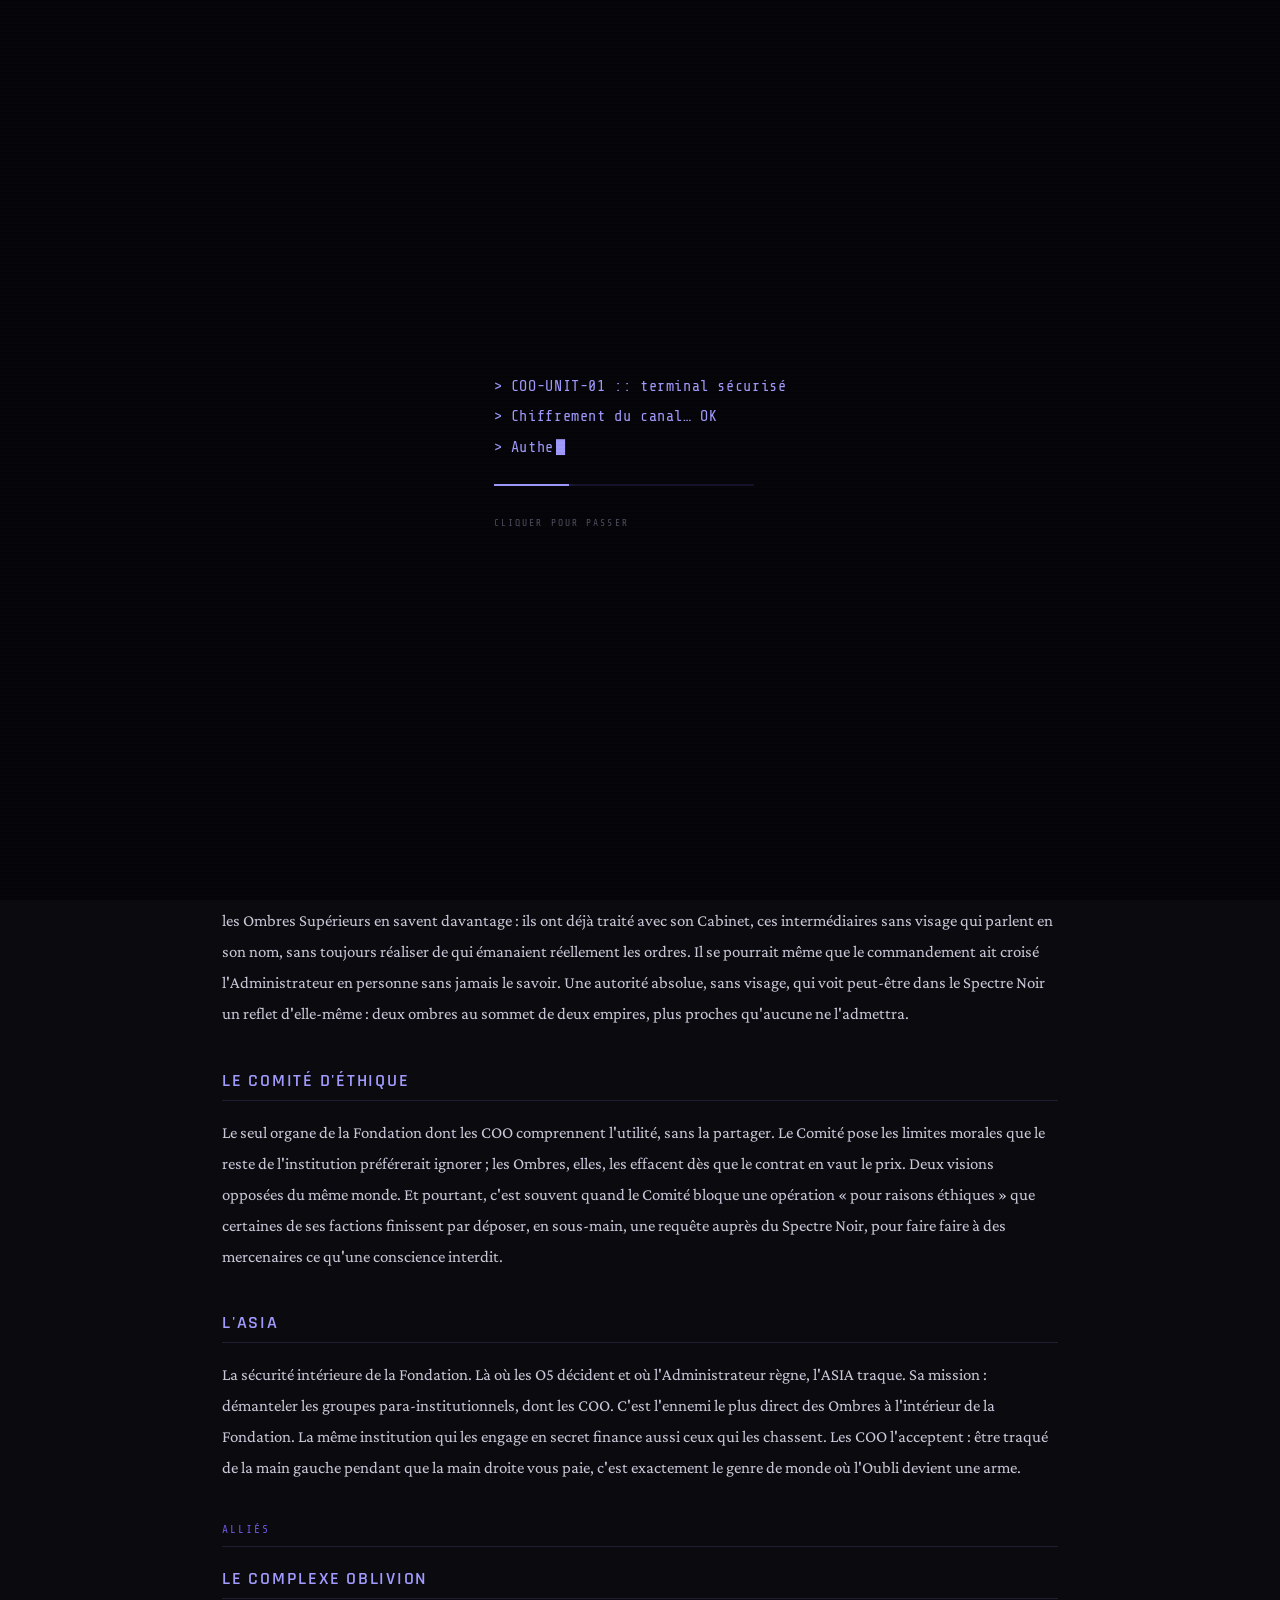
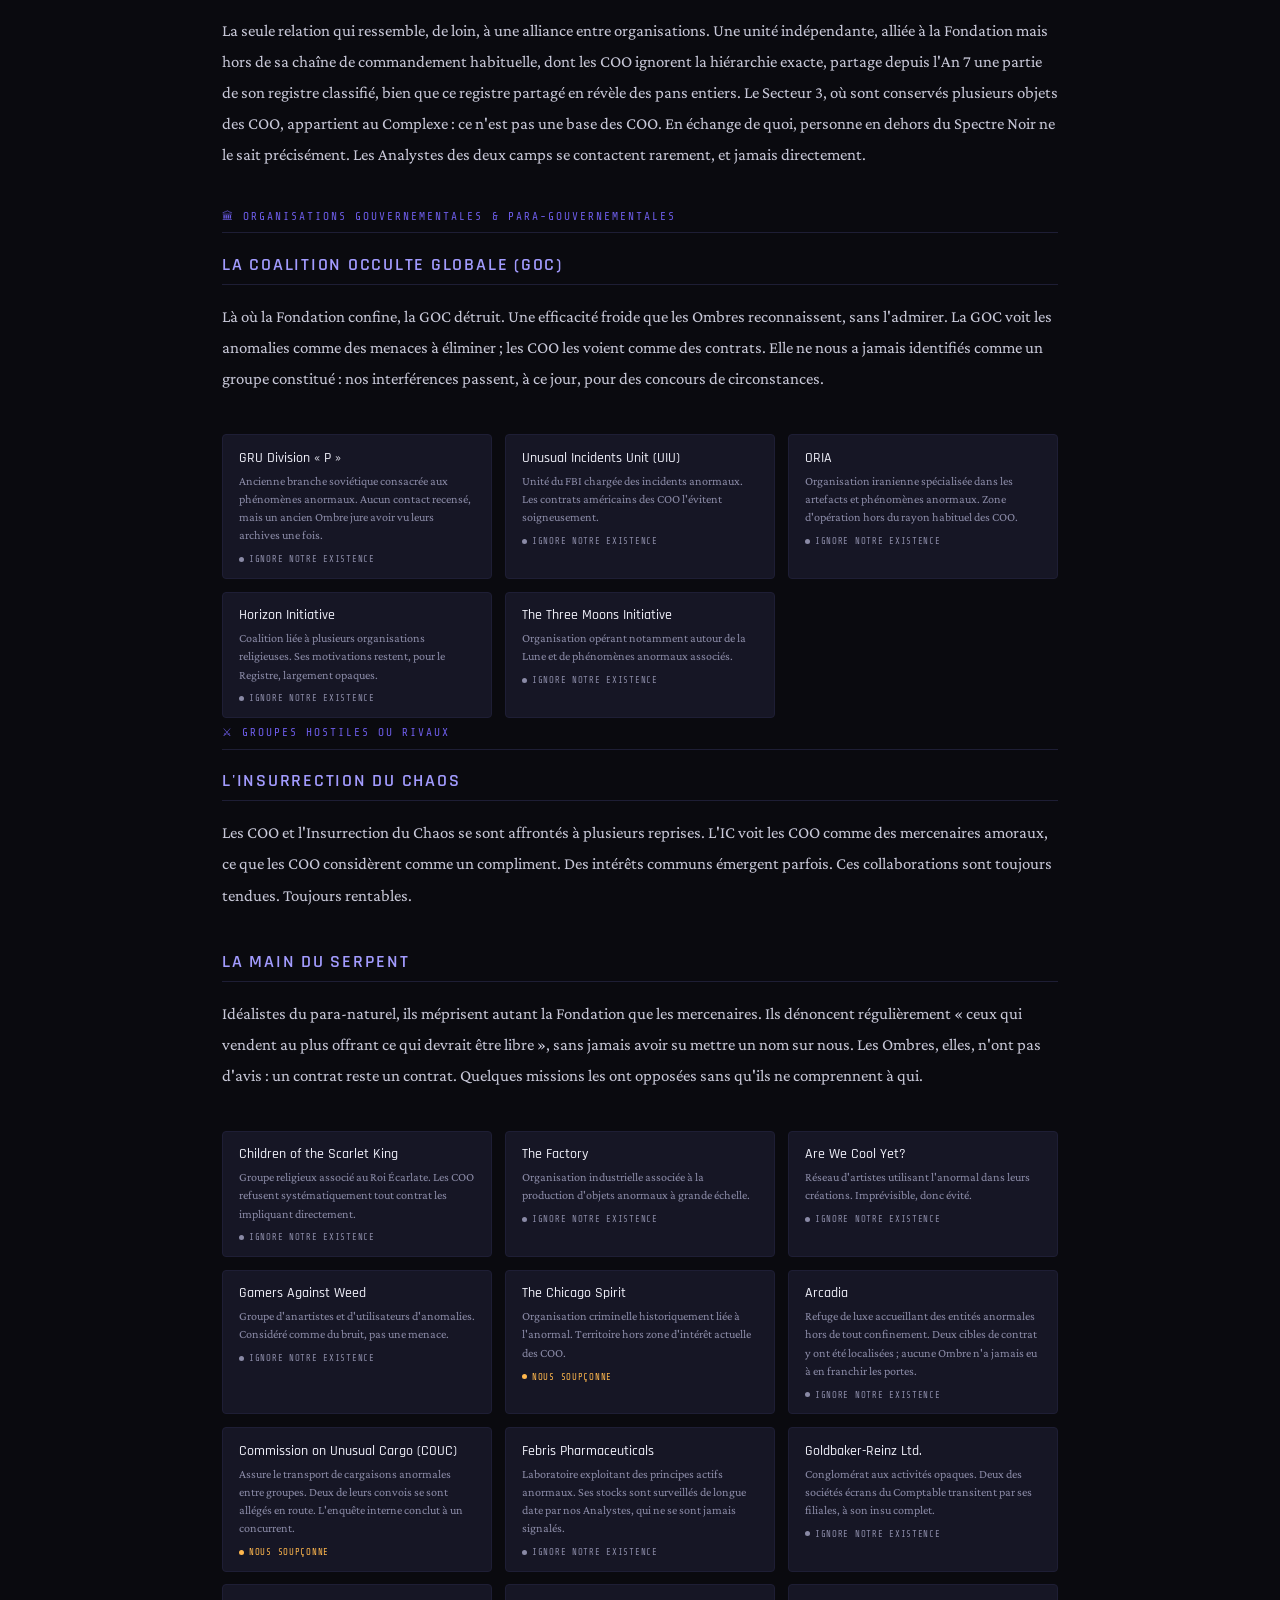
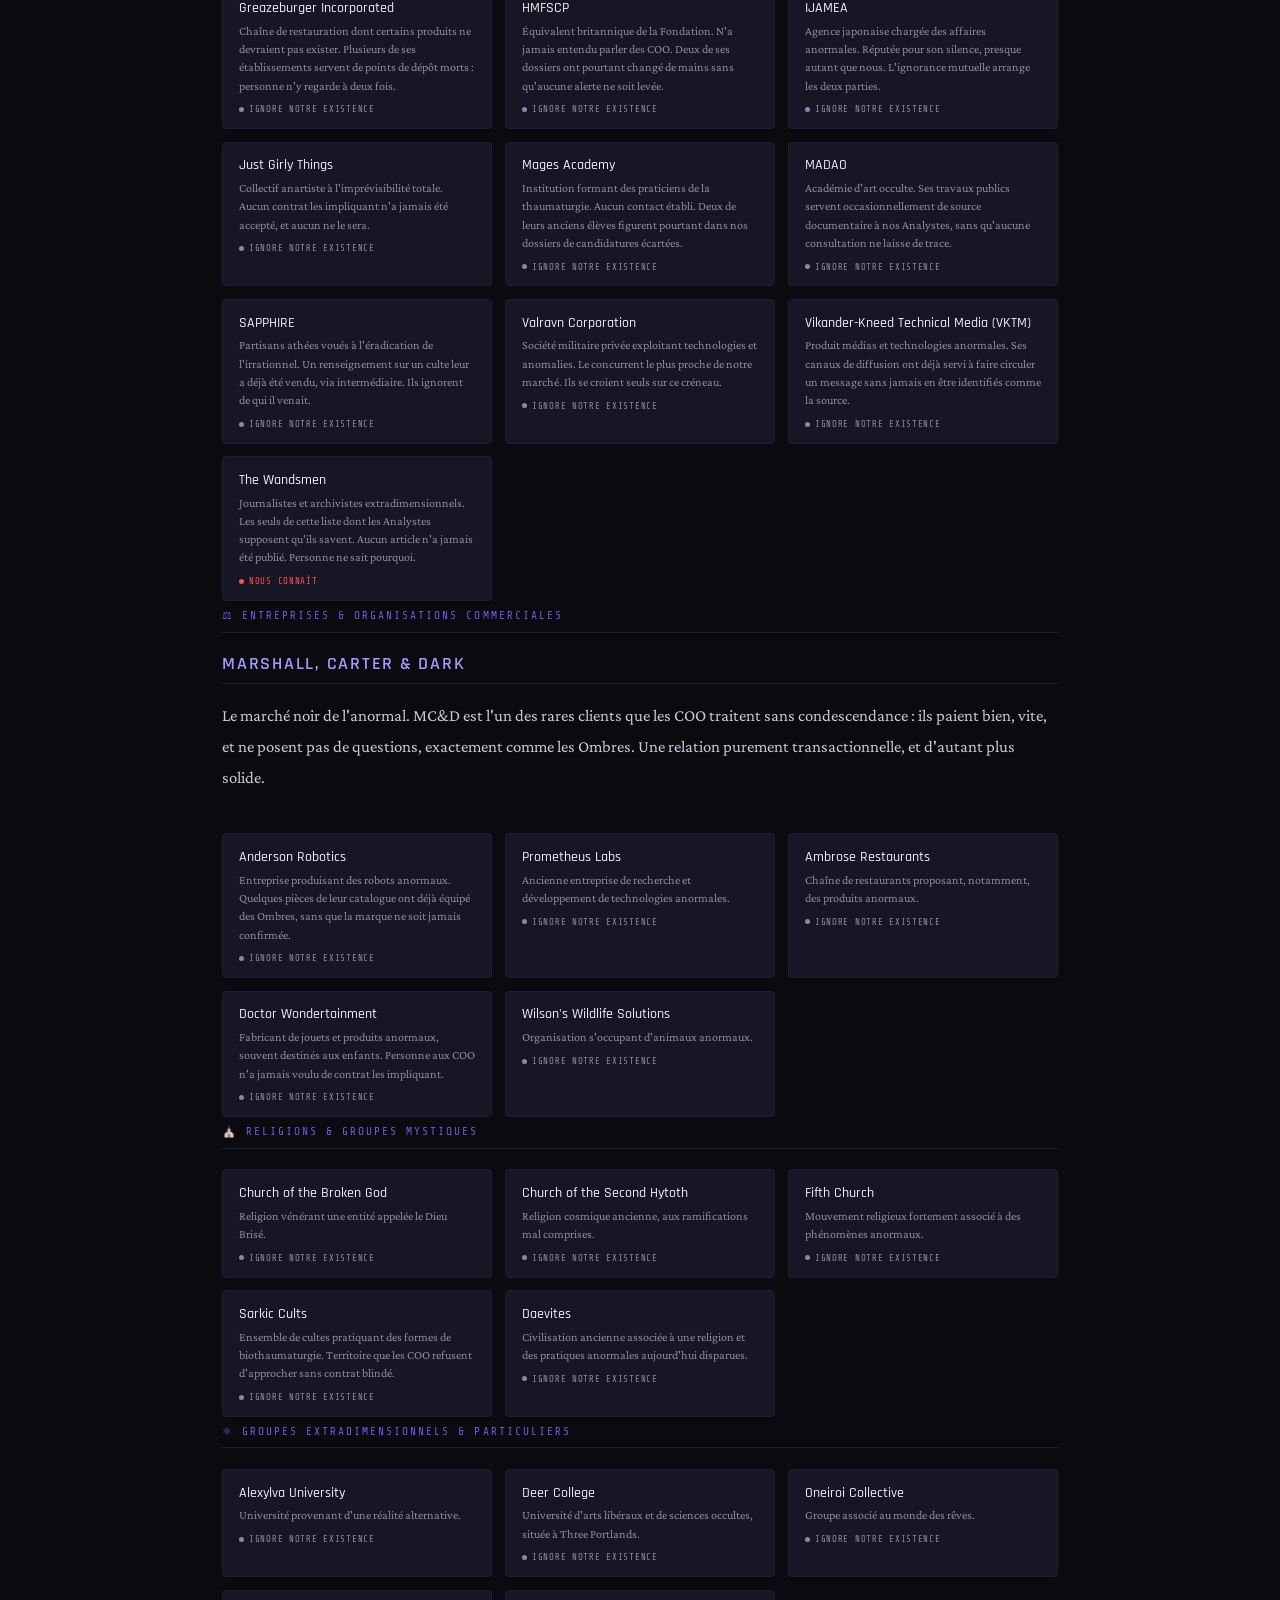
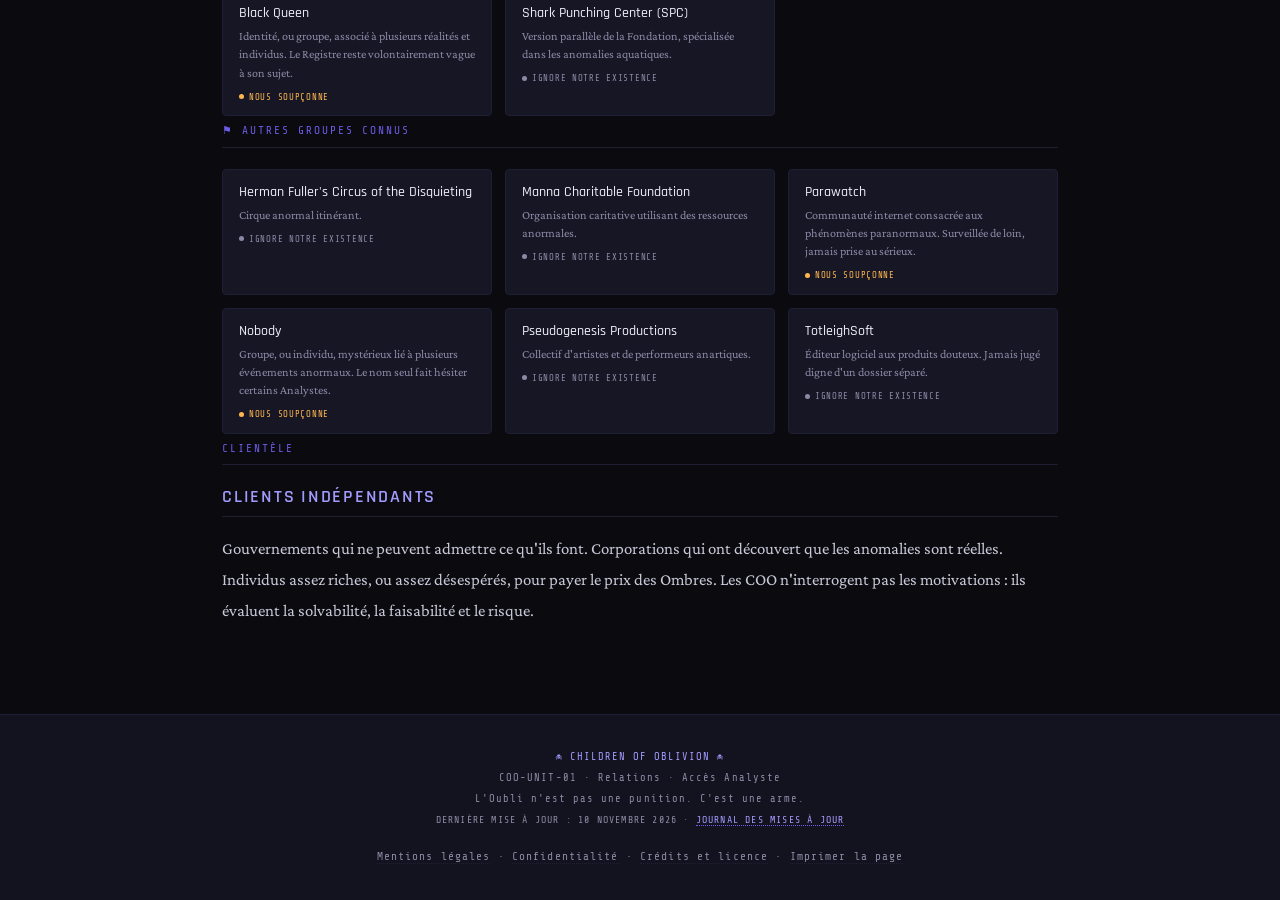
<file: relations.html>
<!DOCTYPE html>
<html lang="fr">
<head>
<meta charset="UTF-8">
<meta name="viewport" content="width=device-width, initial-scale=1.0">
<title>Relations - Children of Oblivion - COO-UNIT-01</title>
<meta name="description" content="Ce que les COO savent, ou croient savoir, du monde qui les entoure. Les Children of Oblivion n&#x27;existent officiellement pour presque personne : hors de la Fondation, la quasi-totalité des groupes listés ici ignorent jusqu&#x27;à notre nom. C&#x27;est précisément ce qui nous permet de les utiliser.">
<meta name="theme-color" content="#6c5ce7">
<meta property="og:type" content="website">
<meta property="og:site_name" content="Children of Oblivion">
<meta property="og:locale" content="fr_FR">
<meta property="og:title" content="Relations - Children of Oblivion">
<meta property="og:description" content="Ce que les COO savent, ou croient savoir, du monde qui les entoure. Les Children of Oblivion n&#x27;existent officiellement pour presque personne : hors de la Fondation, la quasi-totalité des groupes listés ici ignorent jusqu&#x27;à notre nom. C&#x27;est précisément ce qui nous permet de les utiliser.">
<meta property="og:url" content="https://children-of-oblivion.github.io/COO/relations.html">
<meta property="og:image" content="https://children-of-oblivion.github.io/COO/apercu.jpg">
<meta property="og:image:width" content="1200">
<meta property="og:image:height" content="630">
<meta property="og:image:alt" content="Logo des Children of Oblivion : trois silhouettes devant une lune violette">
<meta name="twitter:card" content="summary_large_image">
<link rel="icon" type="image/png" href="favicon.png">
<link href="https://fonts.googleapis.com/css2?family=Share+Tech+Mono&family=Rajdhani:wght@300;400;500;600;700&family=Crimson+Pro:ital,wght@0,300;0,400;1,300;1,400&display=swap" rel="stylesheet">
<link rel="stylesheet" href="style.css">
<link rel="stylesheet" href="ux.css">
<link rel="stylesheet" href="theme.css">
<script>try{if(localStorage.getItem('coo_theme')==='light')document.documentElement.setAttribute('data-theme','light')}catch(e){}</script>
</head>
<body data-page="relations">


<div class="scanlines"></div>

<div class="hud-frame">
  <span class="hud-corner tl"></span>
  <span class="hud-corner tr"></span>
  <span class="hud-corner bl"></span>
  <span class="hud-corner br"></span>
</div>
<div class="hud-tag bl-tag"><span class="hud-dot"></span><span id="hud-clock">--:--:--</span></div>
<div class="hud-tag br-tag"><span id="hud-opid">OMBRE-????</span></div>

<div class="boot-screen" id="boot" onclick="skipBoot()">
  <div class="boot-inner">
    <div class="boot-line" id="boot-text"></div>
    <div class="boot-progress"><div class="boot-progress-bar" id="boot-bar"></div></div>
    <div class="boot-id" id="boot-id"></div>
    <div class="boot-skip">cliquer pour passer</div>
  </div>
</div>

<script>try{if(sessionStorage.getItem('coo_booted')){var _b=document.getElementById('boot');if(_b)_b.parentNode.removeChild(_b);}}catch(e){}</script>

<div class="session-lock" id="session-lock">
  <div class="session-lock-inner">
    <div class="session-lock-title">Session expirée</div>
    <div class="session-lock-text">Accès révoqué par le système après cinq minutes de connexion.<br>Toute activité restante sur ce terminal a été journalisée.</div>
    <button class="session-lock-btn" onclick="reconnectSession()">Se reconnecter</button>
  </div>
</div>

<!-- NAV -->
<nav>
  <div class="nav-inner">
    <div class="nav-logo" onclick="showPage('accueil')" onkeydown="if(event.key==='Enter')showPage('accueil')" role="link" tabindex="0" title="Retour à l'accueil">
      <span class="logo-img" onclick="skullClick()" role="img" aria-label="Children of Oblivion"></span>
      <span class="glitch">COO-UNIT-01</span>
    </div>
    <ul class="nav-links">
      <li><button data-page="accueil" onclick="showPage('accueil')">Accueil</button></li>
      <li><button data-page="presentation" onclick="showPage('presentation')">Présentation</button></li>
      <li><button data-page="lore" onclick="showPage('lore')">Lore</button></li>
      <li><button class="active" data-page="relations" onclick="showPage('relations')">Relations</button></li>
      <li><button data-page="archives" onclick="showPage('archives')">Archives</button></li>
      <li><button data-page="registre" onclick="showPage('registre')">Registre</button></li>
      <li><button data-page="effectifs" onclick="showPage('effectifs')">Effectifs</button></li>
      <li><button data-page="recrutement" onclick="showPage('recrutement')">Recrutement</button></li>
      <li><button data-page="journal" onclick="showPage('journal')">Journal</button></li>
      <li><button data-page="acces" onclick="showPage('acces')" class="nav-restreint">Accès restreint</button></li>
    </ul>
    <div class="nav-right">
      <button class="nav-search" onclick="openSearch()" aria-label="Rechercher" title="Rechercher (Ctrl+K)"><svg viewBox="0 0 24 24" width="15" height="15" fill="none" stroke="currentColor" stroke-width="2" stroke-linecap="round"><circle cx="11" cy="11" r="7"></circle><line x1="16.5" y1="16.5" x2="21" y2="21"></line></svg></button>
      <div class="session-timer" id="session-timer" title="Temps de session restant">05:00</div>
      <button class="nav-burger" onclick="toggleNav()" aria-label="Menu">☰</button>
      <a class="nav-discord" href="https://discord.gg/EjdVtPbWyr" target="_blank" rel="noopener">Discord</a>
      <div class="nav-status">
        <div class="status-dot"></div>
        ACTIF
      </div>
    </div>
  </div>
</nav>

<div id="page-relations" class="page active">
  <div class="page-header">
    <div class="page-header-inner">
      <h2 class="page-title">Relations</h2>
      <p class="page-desc">Ce que les COO savent, ou croient savoir, du monde qui les entoure. Les Children of Oblivion n'existent officiellement pour presque personne : hors de la Fondation, la quasi-totalité des groupes listés ici ignorent jusqu'à notre nom. C'est précisément ce qui nous permet de les utiliser.</p>
      <div class="faction-legend">
        <span class="faction-status fs-ign">Ignore notre existence</span>
        <span class="faction-status fs-sus">Nous soupçonne</span>
        <span class="faction-status fs-con">Nous connaît</span>
      </div>
    </div>
  </div>
  <div class="content-wrap">

    <div class="lore-subhead">Au sein de la Fondation SCP</div>
    <div class="lore-block">
      <div class="lore-block-title">La Fondation SCP</div>
      <p>Relation chargée et ambiguë. La Fondation a officiellement classifié les COO comme <em>"groupe para-institutionnel à surveiller"</em>. En pratique, elle leur sous-traite les missions qu'elle ne peut pas officialiser. Les deux parties font semblant d'ignorer cet arrangement.</p>
    </div>
    <div class="lore-block">
      <div class="lore-block-title">Le Conseil O5</div>
      <p>Treize voix anonymes qui dirigent la Fondation depuis l'ombre. Le commun des Ombres ne les croisera jamais, mais le Spectre Noir et les Ombres Supérieurs, eux, les connaissent et les ont déjà rencontrés. Souvent sans le savoir : le commandement des COO s'est déjà assis à la même table qu'un membre du Conseil O5 sans réaliser à qui il avait affaire. Certains contrats portent d'ailleurs leur marque indirecte, un O5 qui fait faire ce que la Fondation officielle s'interdit. Aucun ne le reconnaîtra jamais, et les Ombres comprennent ce genre de silence. C'est le leur.</p>
    </div>
    <div class="lore-block">
      <div class="lore-block-title">L'Administrateur</div>
      <p>Une légende au sommet d'une légende. Pour le commun des Ombres, l'Administrateur n'est qu'un mythe. Le Spectre Noir et les Ombres Supérieurs en savent davantage : ils ont déjà traité avec son Cabinet, ces intermédiaires sans visage qui parlent en son nom, sans toujours réaliser de qui émanaient réellement les ordres. Il se pourrait même que le commandement ait croisé l'Administrateur en personne sans jamais le savoir. Une autorité absolue, sans visage, qui voit peut-être dans le Spectre Noir un reflet d'elle-même : deux ombres au sommet de deux empires, plus proches qu'aucune ne l'admettra.</p>
    </div>
    <div class="lore-block">
      <div class="lore-block-title">Le Comité d'Éthique</div>
      <p>Le seul organe de la Fondation dont les COO comprennent l'utilité, sans la partager. Le Comité pose les limites morales que le reste de l'institution préférerait ignorer ; les Ombres, elles, les effacent dès que le contrat en vaut le prix. Deux visions opposées du même monde. Et pourtant, c'est souvent quand le Comité bloque une opération « pour raisons éthiques » que certaines de ses factions finissent par déposer, en sous-main, une requête auprès du Spectre Noir, pour faire faire à des mercenaires ce qu'une conscience interdit.</p>
    </div>
    <div class="lore-block">
      <div class="lore-block-title">L'ASIA</div>
      <p>La sécurité intérieure de la Fondation. Là où les O5 décident et où l'Administrateur règne, l'ASIA traque. Sa mission : démanteler les groupes para-institutionnels, dont les COO. C'est l'ennemi le plus direct des Ombres à l'intérieur de la Fondation. La même institution qui les engage en secret finance aussi ceux qui les chassent. Les COO l'acceptent : être traqué de la main gauche pendant que la main droite vous paie, c'est exactement le genre de monde où l'Oubli devient une arme.</p>
    </div>

    <div class="lore-subhead">Alliés</div>
    <div class="lore-block">
      <div class="lore-block-title">Le Complexe OBLIVION</div>
      <p>La seule relation qui ressemble, de loin, à une alliance entre organisations. Une unité indépendante, alliée à la Fondation mais hors de sa chaîne de commandement habituelle, dont les COO ignorent la hiérarchie exacte, partage depuis l'An 7 une partie de son registre classifié, bien que ce registre partagé en révèle des pans entiers. Le Secteur 3, où sont conservés plusieurs objets des COO, appartient au Complexe : ce n'est pas une base des COO. En échange de quoi, personne en dehors du Spectre Noir ne le sait précisément. Les Analystes des deux camps se contactent rarement, et jamais directement.</p>
    </div>

    <div class="lore-subhead">🏛 Organisations gouvernementales & para-gouvernementales</div>
    <div class="lore-block">
      <div class="lore-block-title">La Coalition Occulte Globale (GOC)</div>
      <p>Là où la Fondation confine, la GOC détruit. Une efficacité froide que les Ombres reconnaissent, sans l'admirer. La GOC voit les anomalies comme des menaces à éliminer ; les COO les voient comme des contrats. Elle ne nous a jamais identifiés comme un groupe constitué : nos interférences passent, à ce jour, pour des concours de circonstances.</p>
    </div>
    <div class="faction-grid">
      <div class="faction-card"><div class="faction-name">GRU Division « P »</div><div class="faction-desc">Ancienne branche soviétique consacrée aux phénomènes anormaux. Aucun contact recensé, mais un ancien Ombre jure avoir vu leurs archives une fois.</div><div class="faction-status fs-ign">Ignore notre existence</div></div>
      <div class="faction-card"><div class="faction-name">Unusual Incidents Unit (UIU)</div><div class="faction-desc">Unité du FBI chargée des incidents anormaux. Les contrats américains des COO l'évitent soigneusement.</div><div class="faction-status fs-ign">Ignore notre existence</div></div>
      <div class="faction-card"><div class="faction-name">ORIA</div><div class="faction-desc">Organisation iranienne spécialisée dans les artefacts et phénomènes anormaux. Zone d'opération hors du rayon habituel des COO.</div><div class="faction-status fs-ign">Ignore notre existence</div></div>
      <div class="faction-card"><div class="faction-name">Horizon Initiative</div><div class="faction-desc">Coalition liée à plusieurs organisations religieuses. Ses motivations restent, pour le Registre, largement opaques.</div><div class="faction-status fs-ign">Ignore notre existence</div></div>
      <div class="faction-card"><div class="faction-name">The Three Moons Initiative</div><div class="faction-desc">Organisation opérant notamment autour de la Lune et de phénomènes anormaux associés.</div><div class="faction-status fs-ign">Ignore notre existence</div></div>
    </div>

    <div class="lore-subhead">⚔ Groupes hostiles ou rivaux</div>
    <div class="lore-block">
      <div class="lore-block-title">L'Insurrection du Chaos</div>
      <p>Les COO et l'Insurrection du Chaos se sont affrontés à plusieurs reprises. L'IC voit les COO comme des mercenaires amoraux, ce que les COO considèrent comme un compliment. Des intérêts communs émergent parfois. Ces collaborations sont toujours tendues. Toujours rentables.</p>
    </div>
    <div class="lore-block">
      <div class="lore-block-title">La Main du Serpent</div>
      <p>Idéalistes du para-naturel, ils méprisent autant la Fondation que les mercenaires. Ils dénoncent régulièrement « ceux qui vendent au plus offrant ce qui devrait être libre », sans jamais avoir su mettre un nom sur nous. Les Ombres, elles, n'ont pas d'avis : un contrat reste un contrat. Quelques missions les ont opposées sans qu'ils ne comprennent à qui.</p>
    </div>
    <div class="faction-grid">
      <div class="faction-card"><div class="faction-name">Children of the Scarlet King</div><div class="faction-desc">Groupe religieux associé au Roi Écarlate. Les COO refusent systématiquement tout contrat les impliquant directement.</div><div class="faction-status fs-ign">Ignore notre existence</div></div>
      <div class="faction-card"><div class="faction-name">The Factory</div><div class="faction-desc">Organisation industrielle associée à la production d'objets anormaux à grande échelle.</div><div class="faction-status fs-ign">Ignore notre existence</div></div>
      <div class="faction-card"><div class="faction-name">Are We Cool Yet?</div><div class="faction-desc">Réseau d'artistes utilisant l'anormal dans leurs créations. Imprévisible, donc évité.</div><div class="faction-status fs-ign">Ignore notre existence</div></div>
      <div class="faction-card"><div class="faction-name">Gamers Against Weed</div><div class="faction-desc">Groupe d'anartistes et d'utilisateurs d'anomalies. Considéré comme du bruit, pas une menace.</div><div class="faction-status fs-ign">Ignore notre existence</div></div>
      <div class="faction-card"><div class="faction-name">The Chicago Spirit</div><div class="faction-desc">Organisation criminelle historiquement liée à l'anormal. Territoire hors zone d'intérêt actuelle des COO.</div><div class="faction-status fs-sus">Nous soupçonne</div></div>
      <div class="faction-card"><div class="faction-name">Arcadia</div><div class="faction-desc">Refuge de luxe accueillant des entités anormales hors de tout confinement. Deux cibles de contrat y ont été localisées ; aucune Ombre n'a jamais eu à en franchir les portes.</div><div class="faction-status fs-ign">Ignore notre existence</div></div>
      <div class="faction-card"><div class="faction-name">Commission on Unusual Cargo (COUC)</div><div class="faction-desc">Assure le transport de cargaisons anormales entre groupes. Deux de leurs convois se sont allégés en route. L'enquête interne conclut à un concurrent.</div><div class="faction-status fs-sus">Nous soupçonne</div></div>
      <div class="faction-card"><div class="faction-name">Febris Pharmaceuticals</div><div class="faction-desc">Laboratoire exploitant des principes actifs anormaux. Ses stocks sont surveillés de longue date par nos Analystes, qui ne se sont jamais signalés.</div><div class="faction-status fs-ign">Ignore notre existence</div></div>
      <div class="faction-card"><div class="faction-name">Goldbaker-Reinz Ltd.</div><div class="faction-desc">Conglomérat aux activités opaques. Deux des sociétés écrans du Comptable transitent par ses filiales, à son insu complet.</div><div class="faction-status fs-ign">Ignore notre existence</div></div>
      <div class="faction-card"><div class="faction-name">Greazeburger Incorporated</div><div class="faction-desc">Chaîne de restauration dont certains produits ne devraient pas exister. Plusieurs de ses établissements servent de points de dépôt morts : personne n'y regarde à deux fois.</div><div class="faction-status fs-ign">Ignore notre existence</div></div>
      <div class="faction-card"><div class="faction-name">HMFSCP</div><div class="faction-desc">Équivalent britannique de la Fondation. N'a jamais entendu parler des COO. Deux de ses dossiers ont pourtant changé de mains sans qu'aucune alerte ne soit levée.</div><div class="faction-status fs-ign">Ignore notre existence</div></div>
      <div class="faction-card"><div class="faction-name">IJAMEA</div><div class="faction-desc">Agence japonaise chargée des affaires anormales. Réputée pour son silence, presque autant que nous. L'ignorance mutuelle arrange les deux parties.</div><div class="faction-status fs-ign">Ignore notre existence</div></div>
      <div class="faction-card"><div class="faction-name">Just Girly Things</div><div class="faction-desc">Collectif anartiste à l'imprévisibilité totale. Aucun contrat les impliquant n'a jamais été accepté, et aucun ne le sera.</div><div class="faction-status fs-ign">Ignore notre existence</div></div>
      <div class="faction-card"><div class="faction-name">Mages Academy</div><div class="faction-desc">Institution formant des praticiens de la thaumaturgie. Aucun contact établi. Deux de leurs anciens élèves figurent pourtant dans nos dossiers de candidatures écartées.</div><div class="faction-status fs-ign">Ignore notre existence</div></div>
      <div class="faction-card"><div class="faction-name">MADAO</div><div class="faction-desc">Académie d'art occulte. Ses travaux publics servent occasionnellement de source documentaire à nos Analystes, sans qu'aucune consultation ne laisse de trace.</div><div class="faction-status fs-ign">Ignore notre existence</div></div>
      <div class="faction-card"><div class="faction-name">SAPPHIRE</div><div class="faction-desc">Partisans athées voués à l'éradication de l'irrationnel. Un renseignement sur un culte leur a déjà été vendu, via intermédiaire. Ils ignorent de qui il venait.</div><div class="faction-status fs-ign">Ignore notre existence</div></div>
      <div class="faction-card"><div class="faction-name">Valravn Corporation</div><div class="faction-desc">Société militaire privée exploitant technologies et anomalies. Le concurrent le plus proche de notre marché. Ils se croient seuls sur ce créneau.</div><div class="faction-status fs-ign">Ignore notre existence</div></div>
      <div class="faction-card"><div class="faction-name">Vikander-Kneed Technical Media (VKTM)</div><div class="faction-desc">Produit médias et technologies anormales. Ses canaux de diffusion ont déjà servi à faire circuler un message sans jamais en être identifiés comme la source.</div><div class="faction-status fs-ign">Ignore notre existence</div></div>
      <div class="faction-card"><div class="faction-name">The Wandsmen</div><div class="faction-desc">Journalistes et archivistes extradimensionnels. Les seuls de cette liste dont les Analystes supposent qu'ils savent. Aucun article n'a jamais été publié. Personne ne sait pourquoi.</div><div class="faction-status fs-con">Nous connaît</div></div>
    </div>

    <div class="lore-subhead">⚖ Entreprises & organisations commerciales</div>
    <div class="lore-block">
      <div class="lore-block-title">Marshall, Carter &amp; Dark</div>
      <p>Le marché noir de l'anormal. MC&amp;D est l'un des rares clients que les COO traitent sans condescendance : ils paient bien, vite, et ne posent pas de questions, exactement comme les Ombres. Une relation purement transactionnelle, et d'autant plus solide.</p>
    </div>
    <div class="faction-grid">
      <div class="faction-card"><div class="faction-name">Anderson Robotics</div><div class="faction-desc">Entreprise produisant des robots anormaux. Quelques pièces de leur catalogue ont déjà équipé des Ombres, sans que la marque ne soit jamais confirmée.</div><div class="faction-status fs-ign">Ignore notre existence</div></div>
      <div class="faction-card"><div class="faction-name">Prometheus Labs</div><div class="faction-desc">Ancienne entreprise de recherche et développement de technologies anormales.</div><div class="faction-status fs-ign">Ignore notre existence</div></div>
      <div class="faction-card"><div class="faction-name">Ambrose Restaurants</div><div class="faction-desc">Chaîne de restaurants proposant, notamment, des produits anormaux.</div><div class="faction-status fs-ign">Ignore notre existence</div></div>
      <div class="faction-card"><div class="faction-name">Doctor Wondertainment</div><div class="faction-desc">Fabricant de jouets et produits anormaux, souvent destinés aux enfants. Personne aux COO n'a jamais voulu de contrat les impliquant.</div><div class="faction-status fs-ign">Ignore notre existence</div></div>
      <div class="faction-card"><div class="faction-name">Wilson's Wildlife Solutions</div><div class="faction-desc">Organisation s'occupant d'animaux anormaux.</div><div class="faction-status fs-ign">Ignore notre existence</div></div>
    </div>

    <div class="lore-subhead">⛪ Religions & groupes mystiques</div>
    <div class="faction-grid">
      <div class="faction-card"><div class="faction-name">Church of the Broken God</div><div class="faction-desc">Religion vénérant une entité appelée le Dieu Brisé.</div><div class="faction-status fs-ign">Ignore notre existence</div></div>
      <div class="faction-card"><div class="faction-name">Church of the Second Hytoth</div><div class="faction-desc">Religion cosmique ancienne, aux ramifications mal comprises.</div><div class="faction-status fs-ign">Ignore notre existence</div></div>
      <div class="faction-card"><div class="faction-name">Fifth Church</div><div class="faction-desc">Mouvement religieux fortement associé à des phénomènes anormaux.</div><div class="faction-status fs-ign">Ignore notre existence</div></div>
      <div class="faction-card"><div class="faction-name">Sarkic Cults</div><div class="faction-desc">Ensemble de cultes pratiquant des formes de biothaumaturgie. Territoire que les COO refusent d'approcher sans contrat blindé.</div><div class="faction-status fs-ign">Ignore notre existence</div></div>
      <div class="faction-card"><div class="faction-name">Daevites</div><div class="faction-desc">Civilisation ancienne associée à une religion et des pratiques anormales aujourd'hui disparues.</div><div class="faction-status fs-ign">Ignore notre existence</div></div>
    </div>

    <div class="lore-subhead">⚛ Groupes extradimensionnels & particuliers</div>
    <div class="faction-grid">
      <div class="faction-card"><div class="faction-name">Alexylva University</div><div class="faction-desc">Université provenant d'une réalité alternative.</div><div class="faction-status fs-ign">Ignore notre existence</div></div>
      <div class="faction-card"><div class="faction-name">Deer College</div><div class="faction-desc">Université d'arts libéraux et de sciences occultes, située à Three Portlands.</div><div class="faction-status fs-ign">Ignore notre existence</div></div>
      <div class="faction-card"><div class="faction-name">Oneiroi Collective</div><div class="faction-desc">Groupe associé au monde des rêves.</div><div class="faction-status fs-ign">Ignore notre existence</div></div>
      <div class="faction-card"><div class="faction-name">Black Queen</div><div class="faction-desc">Identité, ou groupe, associé à plusieurs réalités et individus. Le Registre reste volontairement vague à son sujet.</div><div class="faction-status fs-sus">Nous soupçonne</div></div>
      <div class="faction-card"><div class="faction-name">Shark Punching Center (SPC)</div><div class="faction-desc">Version parallèle de la Fondation, spécialisée dans les anomalies aquatiques.</div><div class="faction-status fs-ign">Ignore notre existence</div></div>
    </div>

    <div class="lore-subhead">⚑ Autres groupes connus</div>
    <div class="faction-grid">
      <div class="faction-card"><div class="faction-name">Herman Fuller's Circus of the Disquieting</div><div class="faction-desc">Cirque anormal itinérant.</div><div class="faction-status fs-ign">Ignore notre existence</div></div>
      <div class="faction-card"><div class="faction-name">Manna Charitable Foundation</div><div class="faction-desc">Organisation caritative utilisant des ressources anormales.</div><div class="faction-status fs-ign">Ignore notre existence</div></div>
      <div class="faction-card"><div class="faction-name">Parawatch</div><div class="faction-desc">Communauté internet consacrée aux phénomènes paranormaux. Surveillée de loin, jamais prise au sérieux.</div><div class="faction-status fs-sus">Nous soupçonne</div></div>
      <div class="faction-card"><div class="faction-name">Nobody</div><div class="faction-desc">Groupe, ou individu, mystérieux lié à plusieurs événements anormaux. Le nom seul fait hésiter certains Analystes.</div><div class="faction-status fs-sus">Nous soupçonne</div></div>
      <div class="faction-card"><div class="faction-name">Pseudogenesis Productions</div><div class="faction-desc">Collectif d'artistes et de performeurs anartiques.</div><div class="faction-status fs-ign">Ignore notre existence</div></div>
      <div class="faction-card"><div class="faction-name">TotleighSoft</div><div class="faction-desc">Éditeur logiciel aux produits douteux. Jamais jugé digne d'un dossier séparé.</div><div class="faction-status fs-ign">Ignore notre existence</div></div>
    </div>

    <div class="lore-subhead">Clientèle</div>
    <div class="lore-block">
      <div class="lore-block-title">Clients indépendants</div>
      <p>Gouvernements qui ne peuvent admettre ce qu'ils font. Corporations qui ont découvert que les anomalies sont réelles. Individus assez riches, ou assez désespérés, pour payer le prix des Ombres. Les COO n'interrogent pas les motivations : ils évaluent la solvabilité, la faisabilité et le risque.</p>
    </div>

  </div>
  <footer>
    <p class="footer-accent">☠ CHILDREN OF OBLIVION ☠</p>
    <p>COO-UNIT-01 · Relations · Accès Analyste</p>
    <p>L'Oubli n'est pas une punition. C'est une arme.</p>
    <p class="footer-legal">
      <a onclick="showPage('legal')">Mentions légales</a> ·
      <a onclick="showPage('legal')">Confidentialité</a> ·
      <a onclick="showPage('legal')">Crédits et licence</a>
    </p>
  </footer>
</div>

<!-- RECHERCHE -->
<div class="search-overlay" id="search-overlay" onclick="if(event.target===this)closeSearch()">
  <div class="search-box">
    <input type="text" id="search-input" placeholder="Rechercher dans le dossier…" oninput="runSearch(this.value)" autocomplete="off" spellcheck="false">
    <div class="search-results" id="search-results"></div>
  </div>
</div>

<!-- MODALE BADGE -->
<div class="modal-overlay" id="profil-modal" onclick="if(event.target===this)closeProfil()">
  <div class="modal-box profil-box">
    <button type="button" class="modal-close" onclick="closeProfil()" aria-label="Fermer">&times;</button>
    <div class="profil-head">
      <div class="profil-avatar" id="profil-avatar"></div>
      <div>
        <div class="profil-nom" id="profil-nom"></div>
        <div class="profil-handle" id="profil-handle"></div>
        <div class="profil-role" id="profil-role"></div>
      </div>
    </div>
    <div class="profil-corps" id="profil-corps"></div>
  </div>
</div>

<div class="modal-overlay" id="badge-modal" onclick="if(event.target===this)closeBadge()">
  <div class="modal-box">
    <button type="button" class="modal-close" onclick="closeBadge()" aria-label="Fermer">×</button>
    <div class="modal-eyebrow" id="badge-eyebrow">COO-UNIT-01 · Doctrine de l'Ombre</div>
    <div class="modal-title" id="badge-title"></div>
    <div class="modal-text" id="badge-text"></div>
  </div>
</div>

<script src="script.js"></script>
<script src="theme.js"></script>
<script src="journal.js"></script>
<script src="ux.js"></script>
</body>
</html>
</file>
<file: style.css>
:root {
    --black: #0a0a0f;
    --deep: #0f0f1a;
    --panel: #13131f;
    --card: #161625;
    --border: #1e1e35;
    --accent: #6c5ce7;
    --accent2: #a29bfe;
    --red: #c0392b;
    --text: #c8c8d8;
    --text-dim: #8a8aa6;
    --text-bright: #eeeef8;
    --mono: 'Share Tech Mono', monospace;
    --av-space: url("[data-uri]");
    --av-antho: url("[data-uri]");
    --av-gruyere: url("[data-uri]");
    --av-winter: url("[data-uri]");
    --av-h3x: url("[data-uri]");
    --av-kaito: url("[data-uri]");
    --av-b: url("[data-uri]");
    --display: 'Rajdhani', sans-serif;
    --body: 'Crimson Pro', serif;
    --banner: url("[data-uri]");
    --logo: url("[data-uri]");
    --cut: 10px;
    --cut-lg: 16px;
  }

  * { box-sizing: border-box; margin: 0; padding: 0; }

  html, body {
    background: var(--black);
    color: var(--text);
    font-family: var(--body);
    min-height: 100vh;
    scroll-behavior: smooth;
  }

  /* SCANLINE OVERLAY */
  body::before {
    content: '';
    position: fixed;
    inset: 0;
    background: repeating-linear-gradient(0deg, transparent, transparent 2px, rgba(0,0,0,0.03) 2px, rgba(0,0,0,0.03) 4px);
    pointer-events: none;
    z-index: 9999;
  }

  /* NAV */
  nav {
    position: fixed;
    top: 0; left: 0; right: 0;
    z-index: 1000;
    background: rgba(10,10,15,0.95);
    border-bottom: 1px solid var(--border);
    backdrop-filter: blur(12px);
    display: flex;
    justify-content: center;
    height: 60px;
  }

  .nav-inner {
    width: 100%;
    max-width: 1100px;
    display: flex;
    align-items: center;
    justify-content: space-between;
    padding: 0 2.5rem;
  }

  .nav-logo {
    font-family: var(--mono);
    font-size: 0.85rem;
    color: var(--accent2);
    letter-spacing: 0.1em;
    display: flex;
    align-items: center;
    gap: 10px;
  }

  .nav-logo .skull { font-size: 1.1rem; }
  .nav-logo { cursor: pointer; }
  .nav-logo:hover .glitch { color: var(--text-bright); }
  .nav-logo .logo-img { height: 30px; width: 30px; background: var(--logo) center/contain no-repeat; cursor: pointer; flex-shrink: 0; display: inline-block;
    filter: drop-shadow(0 0 6px rgba(108,92,231,0.45)); transition: filter 0.25s; }
  .nav-logo .logo-img:hover { filter: drop-shadow(0 0 11px rgba(162,155,254,0.8)); }

  .nav-links {
    display: none;
    position: absolute;
    top: 68px;
    right: 2.5rem;
    min-width: 230px;
    max-width: 90vw;
    flex-direction: column;
    gap: 0;
    list-style: none;
    background: rgba(8,8,12,0.98);
    border: 1px solid var(--accent);
    border-radius: 6px;
    padding: 0.4rem 0;
    backdrop-filter: blur(12px);
    box-shadow: 0 16px 44px rgba(0,0,0,0.55);
  }

  .nav-links.open { display: flex; }
  .nav-links li { width: 100%; }

  .nav-links button {
    background: none;
    border: none;
    width: 100%;
    text-align: left;
    font-family: var(--display);
    font-size: 0.8rem;
    font-weight: 500;
    letter-spacing: 0.05em;
    color: var(--text-dim);
    cursor: pointer;
    padding: 0.75rem 1.3rem;
    border-radius: 0;
    transition: all 0.2s;
    text-transform: uppercase;
  }

  .nav-links button:hover,
  .nav-links button.active {
    color: var(--text-bright);
    background: rgba(108,92,231,0.15);
  }

  .nav-links button.active {
    color: var(--accent2);
    border-left: 3px solid var(--accent);
  }

  /* STATUS */
  .nav-status {
    font-family: var(--mono);
    font-size: 0.7rem;
    color: var(--text-dim);
    display: flex;
    align-items: center;
    gap: 6px;
  }

  .status-dot {
    width: 6px; height: 6px;
    border-radius: 50%;
    background: #00b894;
    box-shadow: 0 0 6px #00b894;
    animation: pulse 2s infinite;
  }

  @keyframes pulse {
    0%, 100% { opacity: 1; }
    50% { opacity: 0.4; }
  }

  /* PAGES */
  .page { display: none; padding-top: 60px; min-height: 100vh; }
  .page.active { display: block; }

  /* ============ PAGE ACCUEIL ============ */
  .hero {
    min-height: calc(100vh - 60px);
    display: flex;
    flex-direction: column;
    align-items: center;
    justify-content: center;
    position: relative;
    overflow: hidden;
    text-align: center;
    padding: 2rem;
  }

  .hero-bg {
    position: absolute;
    inset: 0;
    background:
      radial-gradient(ellipse 60% 50% at 50% 60%, rgba(108,92,231,0.08) 0%, transparent 70%),
      radial-gradient(ellipse 40% 30% at 20% 80%, rgba(192,57,43,0.04) 0%, transparent 60%);
  }

  .hero-grid {
    position: absolute;
    inset: 0;
    background-image:
      linear-gradient(rgba(108,92,231,0.04) 1px, transparent 1px),
      linear-gradient(90deg, rgba(108,92,231,0.04) 1px, transparent 1px);
    background-size: 60px 60px;
    mask-image: radial-gradient(ellipse at center, black 20%, transparent 80%);
  }

  .hero-tag {
    font-family: var(--mono);
    font-size: 0.7rem;
    color: var(--accent);
    letter-spacing: 0.25em;
    text-transform: uppercase;
    margin-bottom: 1.5rem;
    opacity: 0.8;
  }

  .hero-skull {
    font-size: 4rem;
    margin-bottom: 1rem;
    filter: drop-shadow(0 0 20px rgba(108,92,231,0.4));
    animation: float 4s ease-in-out infinite, skullGlitch 7s steps(1, end) infinite;
  }

  .hero-logo {
    width: 210px; height: 210px; max-width: 58vw; margin-bottom: 1.2rem;
    background: var(--logo) center/contain no-repeat;
    filter: drop-shadow(0 0 26px rgba(108,92,231,0.45));
    animation: float 5s ease-in-out infinite;
  }
  @media (max-width: 600px) { .hero-logo { width: 150px; height: 150px; } }

  .hero-banner {
    position: absolute; inset: 0; z-index: 0;
    background-image: var(--banner);
    background-size: cover; background-position: center;
    opacity: 0.16;
  }
  .hero-banner::after {
    content: ''; position: absolute; inset: 0;
    background: radial-gradient(ellipse at center, rgba(6,6,10,0.45) 0%, rgba(6,6,10,0.92) 78%);
  }

  @keyframes float {
    0%, 100% { transform: translateY(0); }
    50% { transform: translateY(-8px); }
  }

  .hero-title {
    font-family: var(--display);
    font-size: clamp(2.5rem, 7vw, 5.5rem);
    font-weight: 700;
    letter-spacing: 0.15em;
    text-transform: uppercase;
    color: var(--text-bright);
    line-height: 1;
    margin-bottom: 0.5rem;
    text-shadow: 0 0 40px rgba(108,92,231,0.3);
  }

  .hero-title span { color: var(--accent2); }

  .hero-sub {
    font-family: var(--mono);
    font-size: 0.8rem;
    color: var(--text-dim);
    letter-spacing: 0.2em;
    margin-bottom: 2.5rem;
  }

  .hero-divider {
    width: 80px;
    height: 1px;
    background: linear-gradient(90deg, transparent, var(--accent), transparent);
    margin: 0 auto 2.5rem;
  }

  .hero-tagline {
    font-family: var(--body);
    font-size: 1.2rem;
    font-style: italic;
    color: var(--text);
    max-width: 540px;
    line-height: 1.7;
    margin-bottom: 3rem;
  }

  .hero-badges {
    display: flex;
    gap: 1rem;
    flex-wrap: wrap;
    justify-content: center;
    width: 100%;
    margin-bottom: 3rem;
  }

  .badge {
    font-family: var(--mono);
    font-size: 0.65rem;
    letter-spacing: 0.15em;
    padding: 0.4rem 1rem;
    border: 1px solid rgba(108,92,231,0.35);
    border-radius: 2px;
    color: var(--accent2);
    background: rgba(108,92,231,0.06);
    text-transform: uppercase;
    transition: all 0.2s;
  }

  .badge:hover {
    border-color: var(--accent);
    background: rgba(108,92,231,0.12);
  }

  .hero-cta {
    display: flex;
    gap: 1rem;
    flex-wrap: wrap;
    justify-content: center;
    width: 100%;
  }

  .btn {
    font-family: var(--display);
    font-size: 0.9rem;
    font-weight: 600;
    letter-spacing: 0.1em;
    text-transform: uppercase;
    padding: 0.8rem 2rem;
    border-radius: 3px;
    cursor: pointer;
    transition: all 0.2s;
    border: none;
  }

  .btn-primary {
    background: var(--accent);
    color: white;
    box-shadow: 0 0 20px rgba(108,92,231,0.3);
  }

  .btn-primary:hover {
    background: var(--accent2);
    box-shadow: 0 0 30px rgba(108,92,231,0.5);
    transform: translateY(-1px);
  }

  .btn-outline {
    background: transparent;
    color: var(--text);
    border: 1px solid var(--border);
  }

  .btn-outline:hover {
    border-color: var(--accent);
    color: var(--accent2);
  }

  /* STATS */
  .stats-bar {
    background: var(--panel);
    border-top: 1px solid var(--border);
    border-bottom: 1px solid var(--border);
    padding: 2rem;
    display: flex;
    justify-content: center;
    gap: 4rem;
    flex-wrap: wrap;
  }

  .stat { text-align: center; }

  .stat-val {
    font-family: var(--display);
    font-size: 2rem;
    font-weight: 700;
    color: var(--accent2);
    display: block;
  }

  .stat-label {
    font-family: var(--mono);
    font-size: 0.65rem;
    letter-spacing: 0.15em;
    color: var(--text-dim);
    text-transform: uppercase;
  }

  /* CARDS ACCUEIL */
  .home-sections {
    padding: 4rem 2rem;
    max-width: 1100px;
    margin: 0 auto;
    display: grid;
    grid-template-columns: repeat(auto-fit, minmax(300px, 1fr));
    gap: 1.5rem;
  }

  .home-card {
    background: var(--card);
    border: 1px solid var(--border);
    border-radius: 4px;
    padding: 2rem;
    cursor: pointer;
    transition: all 0.25s;
    position: relative;
    overflow: hidden;
  }

  .home-card::before {
    content: '';
    position: absolute;
    top: 0; left: 0; right: 0;
    height: 2px;
    background: linear-gradient(90deg, transparent, var(--accent), transparent);
    opacity: 0;
    transition: opacity 0.25s;
  }

  .home-card:hover { border-color: var(--accent); transform: translateY(-3px); box-shadow: 0 8px 30px rgba(108,92,231,0.1); }
  .home-card:hover::before { opacity: 1; }

  .card-icon { font-size: 2rem; margin-bottom: 1rem; }

  .card-title {
    font-family: var(--display);
    font-size: 1.3rem;
    font-weight: 600;
    letter-spacing: 0.05em;
    color: var(--text-bright);
    text-transform: uppercase;
    margin-bottom: 0.75rem;
  }

  .card-desc {
    font-size: 1rem;
    color: var(--text-dim);
    line-height: 1.6;
  }

  .card-arrow {
    margin-top: 1.5rem;
    font-family: var(--mono);
    font-size: 0.7rem;
    color: var(--accent);
    letter-spacing: 0.1em;
  }

  /* QUOTE */
  .home-quote {
    padding: 4rem 2rem;
    text-align: center;
    background: var(--panel);
    border-top: 1px solid var(--border);
  }

  .home-quote blockquote {
    font-family: var(--body);
    font-size: 1.4rem;
    font-style: italic;
    color: var(--text);
    max-width: 700px;
    margin: 0 auto 1rem;
    line-height: 1.7;
  }

  .home-quote cite {
    font-family: var(--mono);
    font-size: 0.7rem;
    color: var(--text-dim);
    letter-spacing: 0.1em;
    font-style: normal;
  }

  /* ============ LAYOUT COMMUN ============ */
  .page-header {
    background: var(--panel);
    border-bottom: 1px solid var(--border);
    padding: 3rem 2rem 2.5rem;
    position: relative;
    overflow: hidden;
  }

  .page-header::after {
    content: '';
    position: absolute;
    bottom: 0; left: 0; right: 0;
    height: 1px;
    background: linear-gradient(90deg, transparent, var(--accent), transparent);
  }

  .page-header-inner { max-width: 900px; margin: 0 auto; }

  .page-eyebrow {
    font-family: var(--mono);
    font-size: 0.65rem;
    letter-spacing: 0.25em;
    color: var(--accent);
    text-transform: uppercase;
    margin-bottom: 0.75rem;
  }

  .page-title {
    font-family: var(--display);
    font-size: clamp(2rem, 4vw, 3rem);
    font-weight: 700;
    letter-spacing: 0.1em;
    text-transform: uppercase;
    color: var(--text-bright);
    margin-bottom: 0.75rem;
  }

  .page-desc {
    font-size: 1.05rem;
    color: var(--text-dim);
    font-style: italic;
    line-height: 1.6;
  }

  .content-wrap {
    max-width: 900px;
    margin: 0 auto;
    padding: 3rem 2rem;
  }

  /* ============ PAGE LORE ============ */
  .lore-nav {
    display: flex;
    gap: 0.5rem;
    flex-wrap: wrap;
    margin-bottom: 2.5rem;
    border-bottom: 1px solid var(--border);
    padding-bottom: 1.5rem;
  }

  .lore-nav button {
    font-family: var(--mono);
    font-size: 0.7rem;
    letter-spacing: 0.1em;
    text-transform: uppercase;
    background: transparent;
    border: 1px solid var(--border);
    color: var(--text-dim);
    padding: 0.4rem 0.9rem;
    border-radius: 2px;
    cursor: pointer;
    transition: all 0.2s;
  }

  .lore-nav button:hover,
  .lore-nav button.active {
    border-color: var(--accent);
    color: var(--accent2);
    background: rgba(108,92,231,0.08);
  }

  .lore-section { display: none; }
  .legal-section { display: none; }
  .legal-section.active { display: block; }
  .legal-notice { border: 1px solid var(--border); border-left: 3px solid var(--accent); background: rgba(108,92,231,0.06);
    padding: 1rem 1.2rem; border-radius: 4px; margin-bottom: 2rem; font-size: 0.85rem; color: var(--text-dim); }
  .legal-section h3 { font-family: var(--display); font-size: 1.15rem; color: var(--text-bright); margin: 2rem 0 0.7rem; letter-spacing: 0.02em; }
  .legal-section h3:first-of-type { margin-top: 0; }
  .legal-section p, .legal-section li { font-size: 0.9rem; line-height: 1.75; color: var(--text); margin-bottom: 0.8rem; }
  .legal-section ul { padding-left: 1.3rem; margin-bottom: 1rem; }
  .legal-section li { margin-bottom: 0.45rem; }
  .legal-section strong { color: var(--text-bright); }
  .legal-section a { color: var(--accent2); }
  .legal-todo { color: #ffb74d; font-family: var(--mono); font-size: 0.82rem; }
  .footer-legal { margin-top: 1rem; font-size: 0.7rem; }
  .footer-legal a { color: var(--text-dim); text-decoration: none; border-bottom: 1px dotted var(--border); cursor: pointer; }
  .footer-legal a:hover { color: var(--accent2); }
  .lore-section.active { display: block; }

  .lore-block {
    margin-bottom: 2.5rem;
  }

  .lore-block-title {
    font-family: var(--display);
    font-size: 1.1rem;
    font-weight: 600;
    letter-spacing: 0.1em;
    text-transform: uppercase;
    color: var(--accent2);
    margin-bottom: 1rem;
    padding-bottom: 0.5rem;
    border-bottom: 1px solid var(--border);
  }

  .lore-block p {
    font-size: 1.05rem;
    line-height: 1.85;
    color: var(--text);
    margin-bottom: 1rem;
  }

  .lore-block p:last-child { margin-bottom: 0; }

  .lore-block strong { color: var(--text-bright); font-weight: 600; }
  .lore-block em { color: var(--accent2); font-style: italic; }

  .lore-quote {
    border-left: 2px solid var(--accent);
    padding: 1rem 1.5rem;
    margin: 1.5rem 0;
    background: rgba(108,92,231,0.05);
    border-radius: 0 4px 4px 0;
  }

  .lore-quote p {
    font-style: italic;
    color: var(--text) !important;
    margin-bottom: 0.5rem !important;
  }

  .lore-quote cite {
    font-family: var(--mono);
    font-size: 0.65rem;
    color: var(--text-dim);
    letter-spacing: 0.08em;
    font-style: normal;
  }

  .timeline { margin: 1.5rem 0; }

  .tl-item {
    display: flex;
    gap: 1.5rem;
    margin-bottom: 1.5rem;
    position: relative;
  }

  .tl-item::before {
    content: '';
    position: absolute;
    left: 79px;
    top: 28px;
    bottom: -1.5rem;
    width: 1px;
    background: var(--border);
  }

  .tl-item:last-child::before { display: none; }

  .tl-date {
    font-family: var(--mono);
    font-size: 0.65rem;
    color: var(--accent);
    letter-spacing: 0.05em;
    width: 80px;
    flex-shrink: 0;
    padding-top: 4px;
    text-align: right;
  }

  .tl-dot {
    width: 10px; height: 10px;
    border-radius: 50%;
    background: var(--accent);
    flex-shrink: 0;
    margin-top: 5px;
    box-shadow: 0 0 8px rgba(108,92,231,0.5);
  }

  .tl-content {
    font-size: 1rem;
    color: var(--text);
    line-height: 1.7;
    flex: 1;
  }

  .tl-content strong { color: var(--text-bright); display: block; margin-bottom: 0.25rem; }

  .pills {
    display: flex;
    gap: 0.5rem;
    flex-wrap: wrap;
    margin: 1rem 0;
  }

  .pill {
    font-family: var(--mono);
    font-size: 0.65rem;
    letter-spacing: 0.08em;
    padding: 0.3rem 0.75rem;
    border-radius: 2px;
    border: 1px solid var(--border);
    color: var(--text-dim);
  }

  .pill-accent { border-color: var(--accent); color: var(--accent2); }
  .pill-red { border-color: var(--red); color: #e74c3c; }

  .redacted {
    background: var(--text-bright);
    color: var(--text-bright);
    border-radius: 2px;
    padding: 0 4px;
    cursor: pointer;
    transition: all 0.3s;
    user-select: none;
  }

  .redacted.revealed {
    background: rgba(108,92,231,0.2);
    color: var(--accent2);
  }

  /* ============ PAGE ARCHIVES ============ */
  .archives-grid {
    display: flex;
    flex-direction: column;
    gap: 1rem;
  }

  .archive-card {
    background: var(--card);
    border: 1px solid var(--border);
    border-radius: 4px;
    overflow: hidden;
    transition: border-color 0.2s;
  }

  .archive-card:hover { border-color: rgba(108,92,231,0.4); }

  .archive-header {
    display: flex;
    align-items: center;
    gap: 1rem;
    padding: 1.25rem 1.5rem;
    cursor: pointer;
    user-select: none;
  }

  .archive-id {
    font-family: var(--mono);
    font-size: 0.7rem;
    letter-spacing: 0.1em;
    color: var(--accent);
    background: rgba(108,92,231,0.1);
    border: 1px solid rgba(108,92,231,0.2);
    padding: 0.25rem 0.6rem;
    border-radius: 2px;
    flex-shrink: 0;
  }

  .archive-title-text {
    font-family: var(--display);
    font-size: 1rem;
    font-weight: 600;
    letter-spacing: 0.05em;
    color: var(--text-bright);
    text-transform: uppercase;
    flex: 1;
  }

  .archive-level {
    font-family: var(--mono);
    font-size: 0.6rem;
    letter-spacing: 0.08em;
    color: var(--text-dim);
    border: 1px solid var(--border);
    padding: 0.2rem 0.5rem;
    border-radius: 2px;
    flex-shrink: 0;
  }

  .archive-toggle {
    font-family: var(--mono);
    font-size: 0.8rem;
    color: var(--text-dim);
    transition: transform 0.2s;
    flex-shrink: 0;
  }

  .archive-card.open .archive-toggle { transform: rotate(180deg); }

  .archive-body {
    display: none;
    padding: 0 1.5rem 1.5rem;
    border-top: 1px solid var(--border);
  }

  .archive-card.open .archive-body { display: block; }

  .archive-meta {
    display: flex;
    gap: 1.5rem;
    flex-wrap: wrap;
    padding: 1rem 0;
    margin-bottom: 1rem;
    border-bottom: 1px solid var(--border);
  }

  .archive-meta-item {
    font-family: var(--mono);
    font-size: 0.65rem;
    color: var(--text-dim);
    letter-spacing: 0.05em;
  }

  .archive-meta-item span { color: var(--text); display: block; margin-top: 2px; }

  .archive-text p {
    font-size: 1rem;
    line-height: 1.8;
    color: var(--text);
    margin-bottom: 1rem;
  }

  .archive-text p:last-child { margin-bottom: 0; }
  .archive-text strong { color: var(--text-bright); }
  .archive-text em { color: var(--accent2); font-style: italic; }

  .archive-quote {
    border-left: 2px solid var(--accent);
    padding: 0.75rem 1.25rem;
    margin: 1rem 0;
    background: rgba(108,92,231,0.05);
  }

  .archive-quote p { font-style: italic; margin-bottom: 0.4rem !important; }
  .archive-quote cite { font-family: var(--mono); font-size: 0.6rem; color: var(--text-dim); font-style: normal; }

  /* FOOTER */
  footer {
    background: var(--panel);
    border-top: 1px solid var(--border);
    padding: 2rem;
    text-align: center;
  }

  footer p {
    font-family: var(--mono);
    font-size: 0.65rem;
    color: var(--text-dim);
    letter-spacing: 0.1em;
    line-height: 2;
  }

  footer .footer-accent { color: var(--accent2); }

  /* SCROLLBAR */
  ::-webkit-scrollbar { width: 6px; }
  ::-webkit-scrollbar-track { background: var(--black); }
  ::-webkit-scrollbar-thumb { background: var(--border); border-radius: 3px; }
  ::-webkit-scrollbar-thumb:hover { background: var(--accent); }

  @media (max-width: 600px) {
    .nav-inner { padding: 0 1rem; }
    .nav-status { display: none; }
    .stats-bar { gap: 2rem; }
    .tl-date { width: 55px; font-size: 0.55rem; }
    .tl-item::before { left: 54px; }
  }

  /* ============ PAGE PRÉSENTATION ============ */
  .pres-banner {
    width: 100%;
    aspect-ratio: 16 / 9;
    background: var(--banner) center/cover no-repeat;
    display: block;
    border: 1px solid var(--border);
    border-radius: 6px;
    box-shadow: 0 0 40px rgba(108,92,231,0.12);
    margin-bottom: 2.5rem;
  }

  .pres-intro {
    display: grid;
    grid-template-columns: 220px 1fr;
    gap: 2.5rem;
    align-items: center;
    margin-bottom: 1rem;
  }

  .pres-logo {
    width: 100%;
    aspect-ratio: 1 / 1;
    background: var(--logo) center/contain no-repeat;
    border-radius: 8px;
    border: 1px solid var(--border);
    box-shadow: 0 0 30px rgba(108,92,231,0.15);
  }

  .pres-intro-text p { font-size: 1.05rem; line-height: 1.85; color: var(--text); margin-bottom: 1rem; }
  .pres-intro-text p:last-child { margin-bottom: 0; }
  .pres-intro-text strong { color: var(--text-bright); }
  .pres-intro-text em { color: var(--accent2); font-style: italic; }

  .section-title {
    font-family: var(--display);
    font-size: 1.35rem;
    font-weight: 700;
    letter-spacing: 0.08em;
    text-transform: uppercase;
    color: var(--text-bright);
    margin: 3rem 0 1.5rem;
    padding-bottom: 0.6rem;
    border-bottom: 1px solid var(--border);
    position: relative;
  }
  .section-title::after {
    content: '';
    position: absolute;
    left: 0; bottom: -1px;
    width: 60px; height: 1px;
    background: var(--accent);
  }

  .ops-grid {
    display: grid;
    grid-template-columns: repeat(auto-fit, minmax(230px, 1fr));
    gap: 1rem;
  }
  .ops-card {
    background: var(--card);
    border: 1px solid var(--border);
    border-radius: 4px;
    padding: 1.5rem;
    transition: all 0.2s;
    cursor: pointer;
  }
  .ops-card:hover { border-color: var(--accent); transform: translateY(-2px); box-shadow: 0 8px 24px rgba(108,92,231,0.1); }
  .ops-icon { font-size: 1.6rem; margin-bottom: 0.6rem; }
  .ops-name {
    font-family: var(--display);
    font-size: 1.02rem; font-weight: 600;
    letter-spacing: 0.04em; text-transform: uppercase;
    color: var(--accent2); margin-bottom: 0.5rem;
  }
  .ops-desc { font-size: 0.95rem; color: var(--text-dim); line-height: 1.6; }

  .refus-list { display: flex; flex-direction: column; gap: 0.75rem; }
  .refus-item {
    display: flex; align-items: flex-start; gap: 0.75rem;
    background: rgba(192,57,43,0.06);
    border: 1px solid rgba(192,57,43,0.3);
    border-left: 3px solid var(--red);
    border-radius: 4px;
    padding: 1rem 1.25rem;
    font-size: 1rem; color: var(--text); line-height: 1.6;
  }
  .refus-item .x { color: #e74c3c; font-weight: 700; flex-shrink: 0; }

  .grade-list { display: flex; flex-direction: column; gap: 0.75rem; }
  .grade-row {
    display: flex; align-items: center; gap: 1rem;
    background: var(--card); border: 1px solid var(--border);
    border-left: 3px solid var(--accent);
    border-radius: 4px; padding: 1rem 1.25rem;
    transition: all 0.2s;
  }
  .grade-row:hover { border-color: var(--accent); transform: translateX(4px); }
  .grade-row.top { background: rgba(108,92,231,0.08); border-color: var(--accent); }
  .grade-skull { font-size: 1.2rem; color: var(--accent2); flex-shrink: 0; }
  .grade-info { flex: 1; }
  .grade-name { font-family: var(--display); font-weight: 600; font-size: 1.05rem; letter-spacing: 0.05em; text-transform: uppercase; color: var(--text-bright); }
  .grade-role { font-family: var(--mono); font-size: 0.68rem; letter-spacing: 0.06em; color: var(--text-dim); margin-top: 3px; }
  .grade-code { font-family: var(--mono); font-size: 0.65rem; letter-spacing: 0.05em; color: var(--accent); flex-shrink: 0; text-align: right; }

  /* BADGES CLIQUABLES */
  .badge { cursor: pointer; }

  /* MODALE */
  .modal-overlay {
    position: fixed; inset: 0; z-index: 2000;
    background: rgba(5,5,10,0.82);
    backdrop-filter: blur(4px);
    display: none; align-items: center; justify-content: center;
    padding: 1.5rem;
  }
  .modal-overlay.open { display: flex; }
  .modal-box {
    background: var(--card);
    border: 1px solid var(--accent);
    border-radius: 6px;
    max-width: 520px; width: 100%;
    padding: 2rem;
    position: relative;
    box-shadow: 0 0 50px rgba(108,92,231,0.25);
    animation: modalIn 0.25s ease;
  }
  @keyframes modalIn { from { opacity: 0; transform: translateY(12px); } to { opacity: 1; transform: none; } }
  .modal-eyebrow { font-family: var(--mono); font-size: 0.6rem; letter-spacing: 0.2em; color: var(--accent); text-transform: uppercase; margin-bottom: 0.5rem; }
  .modal-title { font-family: var(--display); font-size: 1.4rem; font-weight: 700; letter-spacing: 0.05em; text-transform: uppercase; color: var(--text-bright); margin-bottom: 1rem; padding-right: 1.5rem; }
  .modal-text { font-size: 1rem; line-height: 1.8; color: var(--text); }
  .modal-text strong { color: var(--accent2); }
  .modal-text em { color: var(--accent2); font-style: italic; }
  .modal-close {
    position: absolute; top: 0.6rem; right: 1rem;
    background: none; border: none; color: var(--text-dim);
    font-size: 1.6rem; cursor: pointer; line-height: 1; transition: color 0.2s;
  }
  .modal-close:hover { color: var(--accent2); }

  @media (max-width: 700px) {
    .pres-intro { grid-template-columns: 1fr; gap: 1.5rem; }
    .pres-logo { max-width: 240px; margin: 0 auto; }
    .grade-code { display: none; }
  }
  /* ============ DISCORD NAV ============ */
  .nav-right { display: flex; align-items: center; gap: 1rem; }
  .nav-discord {
    font-family: var(--mono); font-size: 0.65rem; letter-spacing: 0.1em; text-transform: uppercase;
    text-decoration: none; color: var(--text-bright);
    background: rgba(108,92,231,0.15); border: 1px solid var(--accent); border-radius: 4px;
    padding: 0.45rem 0.9rem; display: inline-flex; align-items: center; gap: 0.4rem;
    transition: all 0.2s; white-space: nowrap;
  }
  .nav-discord:hover { background: var(--accent); color: #fff; box-shadow: 0 0 16px rgba(108,92,231,0.4); }

  /* grades cliquables */
  .grade-row { cursor: pointer; }

  /* ============ PAGE RECRUTEMENT ============ */
  .recrut-intro p { font-size: 1.1rem; line-height: 1.85; color: var(--text); margin-bottom: 1rem; }
  .recrut-criteria { display: grid; grid-template-columns: repeat(auto-fit, minmax(280px, 1fr)); gap: 1rem; }
  .crit-card {
    display: flex; gap: 0.9rem; align-items: flex-start;
    background: var(--card); border: 1px solid var(--border); border-radius: 4px; padding: 1.25rem 1.4rem;
    transition: border-color 0.2s;
  }
  .crit-card:hover { border-color: var(--accent); }
  .crit-mark { color: var(--accent2); font-size: 1.1rem; line-height: 1.4; flex-shrink: 0; }
  .crit-card strong { display: block; font-family: var(--display); text-transform: uppercase; letter-spacing: 0.03em; color: var(--text-bright); font-size: 0.98rem; margin-bottom: 0.35rem; }
  .crit-card p { font-size: 0.92rem; line-height: 1.6; color: var(--text-dim); }
  .recrut-steps { display: flex; flex-direction: column; gap: 1rem; }
  .step-row {
    display: flex; gap: 1.1rem; align-items: flex-start;
    background: var(--card); border: 1px solid var(--border); border-left: 3px solid var(--accent);
    border-radius: 4px; padding: 1.1rem 1.3rem;
  }
  .step-num {
    flex-shrink: 0; width: 32px; height: 32px;
    display: flex; align-items: center; justify-content: center;
    background: rgba(108,92,231,0.15); border: 1px solid var(--accent); border-radius: 50%;
    font-family: var(--display); font-weight: 700; color: var(--accent2);
  }
  .step-row strong { display: block; font-family: var(--display); text-transform: uppercase; letter-spacing: 0.03em; color: var(--text-bright); font-size: 0.98rem; margin-bottom: 0.3rem; }
  .step-row p { font-size: 0.92rem; line-height: 1.6; color: var(--text-dim); }
  .recrut-cta { display: flex; gap: 1rem; flex-wrap: wrap; margin-top: 2.5rem; }
  .recrut-btn { text-decoration: none; display: inline-flex; align-items: center; justify-content: center; }

  @media (max-width: 760px) {
    .nav-links button { font-size: 0.72rem; padding: 0.35rem 0.5rem; letter-spacing: 0.04em; }
    .nav-discord { padding: 0.4rem 0.65rem; font-size: 0.58rem; }
  }
  /* Registre - niveaux de menace */
  .archive-level.lvl-apollyon { color: #ff5252; }
  .archive-level.lvl-keter { color: #ff9800; }
  .archive-level.lvl-euclid { color: var(--accent2); }
  .archive-level.lvl-safe { color: #4caf50; }
  .archive-level.lvl-redacted { color: var(--text-dim); }
  .archive-field-label { display: block; font-family: var(--mono); font-size: 0.68rem; letter-spacing: 0.1em; text-transform: uppercase; color: var(--accent2); margin: 1.1rem 0 0.4rem; }
  .archive-field-label:first-child { margin-top: 0; }
  .archive-level.lvl-thaumiel { color: #e8c34a; }

  /* ============ CATÉGORIES DU REGISTRE ============ */
  .registre-category { margin-bottom: 2.8rem; }
  .registre-category:last-child { margin-bottom: 0; }
  .registre-cat-head { display: flex; align-items: baseline; gap: 0.7rem; margin-bottom: 0.5rem; padding-bottom: 0.6rem; border-bottom: 1px solid var(--border); }
  .registre-cat-dot { width: 10px; height: 10px; border-radius: 50%; flex-shrink: 0; }
  .registre-cat-dot.lvl-safe { background: #4caf50; box-shadow: 0 0 6px #4caf50; }
  .registre-cat-dot.lvl-euclid { background: var(--accent2); box-shadow: 0 0 6px var(--accent2); }
  .registre-cat-dot.lvl-keter { background: #ff9800; box-shadow: 0 0 6px #ff9800; }
  .registre-cat-dot.lvl-thaumiel { background: #e8c34a; box-shadow: 0 0 6px #e8c34a; }
  .registre-cat-dot.lvl-apollyon { background: #ff5252; box-shadow: 0 0 6px #ff5252; }
  .registre-cat-dot.lvl-redacted { background: var(--text-dim); }
  .registre-cat-title { font-family: var(--display); font-size: 1.3rem; text-transform: uppercase; letter-spacing: 0.04em; color: var(--text-bright); margin: 0; }
  .registre-cat-count { font-family: var(--mono); font-size: 0.65rem; color: var(--text-dim); letter-spacing: 0.08em; }
  .registre-cat-desc { font-size: 0.85rem; color: var(--text-dim); margin: 0.7rem 0 1.3rem; max-width: 640px; }

  /* ============ PERSONNALITÉS D'INTÉRÊT ============ */
  .registre-cat-dot.lvl-pdi { background: #4a9eff; box-shadow: 0 0 6px #4a9eff; }
  .threat-card { border: 1px solid rgba(74,158,255,0.4); background: linear-gradient(180deg, rgba(74,158,255,0.06), var(--card)); border-radius: 4px; overflow: hidden; margin-bottom: 1.3rem; box-shadow: 0 4px 18px rgba(0,0,0,0.25); clip-path: polygon(0 var(--cut), var(--cut) 0, 100% 0, 100% calc(100% - var(--cut)), calc(100% - var(--cut)) 100%, 0 100%); }
  .threat-card:last-child { margin-bottom: 0; }
  .threat-header { padding: 1.2rem 1.4rem; cursor: pointer; display: flex; align-items: center; justify-content: space-between; gap: 1rem; flex-wrap: wrap; }
  .threat-id-wrap { display: flex; flex-direction: column; gap: 0.25rem; }
  .threat-id { font-family: var(--mono); font-size: 0.66rem; color: #4a9eff; letter-spacing: 0.1em; }
  .threat-name { font-family: var(--display); font-size: 1.25rem; color: var(--text-bright); }
  .threat-status-badge { font-family: var(--mono); font-size: 0.62rem; letter-spacing: 0.08em; text-transform: uppercase; padding: 0.32rem 0.7rem; border: 1px solid #4a9eff; color: #4a9eff; border-radius: 3px; white-space: nowrap; }
  .threat-toggle { color: var(--text-dim); transition: transform 0.3s; }
  .threat-card.open .threat-toggle { transform: rotate(180deg); }
  .threat-stats { display: grid; grid-template-columns: repeat(auto-fit, minmax(150px, 1fr)); gap: 1px; background: var(--border); border-top: 1px solid var(--border); border-bottom: 1px solid var(--border); }
  .threat-stat { background: var(--card); padding: 0.85rem 1.1rem; }
  .threat-stat-label { font-family: var(--mono); font-size: 0.58rem; letter-spacing: 0.08em; text-transform: uppercase; color: var(--text-dim); margin-bottom: 0.3rem; }
  .threat-stat-value { font-family: var(--display); font-size: 0.98rem; color: var(--text-bright); }
  .threat-risk { padding: 1rem 1.4rem 1.1rem; border-bottom: 1px solid var(--border); }
  .threat-risk-head { display: flex; justify-content: space-between; align-items: baseline; font-family: var(--mono); font-size: 0.6rem; letter-spacing: 0.08em; text-transform: uppercase; color: var(--text-dim); margin-bottom: 0.5rem; }
  .risk-level { font-weight: 700; font-size: 0.66rem; letter-spacing: 0.1em; }
  .risk-bar { display: grid; grid-template-columns: repeat(4, 1fr); gap: 4px; }
  .risk-bar span { height: 7px; border-radius: 2px; background: rgba(255,255,255,0.07); }
  .risk-1 { --risk-c: #4caf50; } .risk-2 { --risk-c: #e8c34a; } .risk-3 { --risk-c: #ff9800; } .risk-4 { --risk-c: #ff5252; }
  .risk-level.risk-1, .risk-level.risk-2, .risk-level.risk-3, .risk-level.risk-4 { color: var(--risk-c); }
  .risk-bar.risk-1 span:nth-child(-n+1), .risk-bar.risk-2 span:nth-child(-n+2),
  .risk-bar.risk-3 span:nth-child(-n+3), .risk-bar.risk-4 span:nth-child(-n+4) { background: var(--risk-c); box-shadow: 0 0 6px var(--risk-c); }
  .risk-legend { display: flex; gap: 1.1rem; flex-wrap: wrap; margin: -0.6rem 0 1.4rem; font-family: var(--mono); font-size: 0.58rem; letter-spacing: 0.08em; text-transform: uppercase; }
  .risk-legend span { display: flex; align-items: center; gap: 5px; color: var(--risk-c); }
  .risk-legend span::before { content: ''; width: 14px; height: 5px; border-radius: 2px; background: var(--risk-c); }
  .threat-body { display: none; padding: 1.4rem; }
  .threat-card.open .threat-body { display: block; }

  /* ============ VERROU D'ACCÈS DOSSIER ============ */
  .archive-lock { position: relative; margin: 1.3rem 0 0.4rem; padding: 1.3rem 1.5rem 1.25rem; border: 1px solid var(--border); background: repeating-linear-gradient(135deg, rgba(108,92,231,0.032) 0 11px, transparent 11px 22px), rgba(0,0,0,0.38); clip-path: polygon(0 0, calc(100% - 14px) 0, 100% 14px, 100% 100%, 14px 100%, 0 calc(100% - 14px)); }
  .archive-lock::before { content: ''; position: absolute; left: 0; top: 0; bottom: 0; width: 2px; background: linear-gradient(180deg, var(--accent), rgba(108,92,231,0)); }
  .archive-lock-label { font-family: var(--mono); font-size: 0.7rem; letter-spacing: 0.15em; text-transform: uppercase; color: var(--accent2); margin: 0 0 0.3rem; }
  .archive-lock-sub { font-family: var(--mono); font-size: 0.6rem; letter-spacing: 0.09em; text-transform: uppercase; color: var(--text-dim); margin: 0 0 1.05rem; }
  .archive-lock-row { display: flex; gap: 0; max-width: 430px; }
  .archive-lock-input { flex: 1; min-width: 0; background: rgba(0,0,0,0.55); border: 1px solid var(--border); border-right: none; color: var(--text-bright); font-family: var(--mono); font-size: 0.85rem; letter-spacing: 0.06em; padding: 0.7rem 0.9rem; border-radius: 0; }
  .archive-lock-input::placeholder { color: var(--text-dim); letter-spacing: 0.04em; }
  .archive-lock-input:focus { outline: none; border-color: var(--accent); box-shadow: inset 0 0 0 1px rgba(108,92,231,0.22); }
  .archive-lock-btn { flex: none; background: rgba(108,92,231,0.12); border: 1px solid var(--accent); color: var(--accent2); font-family: var(--mono); font-size: 0.7rem; letter-spacing: 0.12em; text-transform: uppercase; padding: 0.7rem 1.25rem; border-radius: 0; cursor: pointer; white-space: nowrap; transition: background 0.2s, color 0.2s; }
  .archive-lock-btn:hover { background: rgba(108,92,231,0.28); color: var(--text-bright); }
  .archive-lock-error { font-family: var(--mono); font-size: 0.66rem; letter-spacing: 0.06em; color: #e74c3c; margin: 0.65rem 0 0; min-height: 0.9em; }
  .depo { position: relative; max-width: 74ch; margin: 1.2rem 0 0.6rem; padding: 1.5rem 1.8rem 1.4rem; background: rgba(0,0,0,0.3); border: 1px solid var(--border); border-left: 2px solid var(--accent); clip-path: polygon(0 0, calc(100% - 16px) 0, 100% 16px, 100% 100%, 0 100%); }
  .depo > p:not(.depo-head) { margin: 0 0 1.15rem; line-height: 1.78; }
  .depo-head { font-family: var(--mono); font-size: 0.63rem; letter-spacing: 0.14em; text-transform: uppercase; color: var(--text-dim); padding-bottom: 0.75rem; margin: 0 0 1.35rem; border-bottom: 1px solid var(--border); }
  .depo-break { display: block; width: 46px; height: 1px; background: var(--border); margin: 1.9rem 0; }
  .depo .archive-quote { margin: 1.5rem 0 0; }
  @media (max-width: 600px) {
    .depo { max-width: none; padding: 1.2rem 1.15rem 1.1rem; }
    .depo-head { font-size: 0.57rem; letter-spacing: 0.1em; margin-bottom: 1.1rem; }
    .depo > p:not(.depo-head) { line-height: 1.72; margin-bottom: 1rem; }
    .depo-break { margin: 1.5rem 0; }
  }
  .credits-group { margin-top: 1.6rem; }
  .credits-group-title { font-family: var(--mono); font-size: 0.68rem; letter-spacing: 0.16em; text-transform: uppercase; color: var(--accent2); padding-bottom: 0.5rem; margin: 0 0 0.3rem; border-bottom: 1px solid var(--border); }
  .credit { padding: 0.85rem 0; border-bottom: 1px solid rgba(30,30,53,0.7); }
  .credit:last-child { border-bottom: none; padding-bottom: 0.2rem; }
  .credit-head { display: flex; align-items: baseline; gap: 0.6rem; flex-wrap: wrap; }
  .credit-name { font-family: var(--display); font-size: 1.08rem; font-weight: 600; color: var(--text-bright); letter-spacing: 0.02em; }
  .credit-handle { font-family: var(--mono); font-size: 0.7rem; color: var(--text-dim); }
  .credit-role { font-family: var(--mono); font-size: 0.58rem; letter-spacing: 0.1em; text-transform: uppercase; color: var(--accent2); border: 1px solid var(--accent); border-radius: 3px; padding: 0.18rem 0.55rem; white-space: nowrap; }
  .legal-section .credit-work { margin: 0.4rem 0 0; font-size: 0.9rem; }
  .legal-section .credit-note { margin: 0.3rem 0 0; font-family: var(--mono); font-size: 0.63rem; letter-spacing: 0.05em; line-height: 1.6; color: var(--text-dim); }
  .credit-head { cursor: pointer; }
  .credit-avatar { width: 34px; height: 34px; border-radius: 50%; background-size: cover; background-position: center; background-color: #000; border: 1px solid var(--border); flex: none; align-self: center; transition: border-color 0.2s; }
  .credit-more { font-family: var(--mono); font-size: 0.56rem; letter-spacing: 0.12em; text-transform: uppercase; color: var(--text-dim); transition: color 0.2s; }
  .credit-head:hover .credit-name, .credit-head:hover .credit-more { color: var(--accent2); }
  .credit-head:hover .credit-avatar { border-color: var(--accent); }
  .credit-head:focus-visible { outline: 1px solid var(--accent); outline-offset: 5px; }

  .profil-box { max-width: 560px; max-height: 86vh; overflow-y: auto; }
  .profil-head { display: flex; gap: 1.2rem; align-items: center; padding-bottom: 1.2rem; margin-bottom: 1.2rem; border-bottom: 1px solid var(--border); }
  .profil-avatar { width: 92px; height: 92px; border-radius: 50%; background-size: cover; background-position: center; background-color: #000; border: 2px solid var(--accent); box-shadow: 0 0 26px rgba(108,92,231,0.3); flex: none; }
  .profil-nom { font-family: var(--display); font-size: 1.35rem; font-weight: 700; color: var(--text-bright); letter-spacing: 0.03em; line-height: 1.2; }
  .profil-handle { font-family: var(--mono); font-size: 0.7rem; color: var(--text-dim); margin-top: 0.3rem; word-break: break-word; }
  .profil-role { display: inline-block; margin-top: 0.6rem; font-family: var(--mono); font-size: 0.57rem; letter-spacing: 0.1em; text-transform: uppercase; color: var(--accent2); border: 1px solid var(--accent); border-radius: 3px; padding: 0.2rem 0.55rem; }
  .profil-sect { font-family: var(--mono); font-size: 0.62rem; letter-spacing: 0.15em; text-transform: uppercase; color: var(--accent2); margin: 1.3rem 0 0.6rem; }
  .profil-corps > .profil-sect:first-child { margin-top: 0; }
  .profil-liste { list-style: none; margin: 0; padding: 0; }
  .profil-liste li { position: relative; padding-left: 1rem; font-size: 0.92rem; line-height: 1.75; color: var(--text); }
  .profil-liste li::before { content: '\203A'; position: absolute; left: 0; color: var(--accent); }
  .profil-visuels { display: flex; gap: 0.9rem; flex-wrap: wrap; }
  .profil-visuel { flex: 1 1 150px; min-width: 140px; }
  .profil-visuel-img { height: 84px; border: 1px solid var(--border); background-size: contain; background-repeat: no-repeat; background-position: center; background-color: rgba(0,0,0,0.45); }
  .profil-visuel-cap { font-family: var(--mono); font-size: 0.56rem; letter-spacing: 0.08em; text-transform: uppercase; color: var(--text-dim); margin-top: 0.4rem; }
  .profil-lien { display: inline-block; margin: 0.35rem 0.4rem 0 0; background: rgba(108,92,231,0.1); border: 1px solid var(--accent); color: var(--accent2); font-family: var(--mono); font-size: 0.66rem; letter-spacing: 0.05em; padding: 0.5rem 0.85rem; border-radius: 3px; cursor: pointer; text-decoration: none; transition: background 0.2s, color 0.2s; }
  .profil-lien:hover { background: rgba(108,92,231,0.26); color: var(--text-bright); }
  .profil-attente { font-family: var(--mono); font-size: 0.64rem; letter-spacing: 0.04em; line-height: 1.8; color: var(--text-dim); border-left: 2px solid var(--border); padding-left: 0.85rem; }
  @media (max-width: 520px) {
    .credit-name { font-size: 1rem; }
    .credit-role { font-size: 0.54rem; letter-spacing: 0.08em; }
  }
  @media (max-width: 520px) {
    .profil-box { padding: 1.5rem 1.2rem; }
    .profil-head { flex-direction: column; align-items: flex-start; gap: 0.9rem; }
    .profil-avatar { width: 78px; height: 78px; }
    .profil-nom { font-size: 1.2rem; }
  }
  @media (max-width: 520px) {
    .archive-lock { padding: 1.1rem 1rem 1rem; }
    .archive-lock-label { font-size: 0.66rem; letter-spacing: 0.12em; }
    .archive-lock-extra { display: none; }
    .archive-lock-row { flex-direction: column; gap: 0.6rem; max-width: none; }
    .archive-lock-input { border-right: 1px solid var(--border); }
    .archive-lock-btn { width: 100%; padding: 0.75rem; }
  }
  /* ============ MUR DES OMBRES ============ */
  .ombres-note { font-family: var(--mono); font-size: 0.65rem; letter-spacing: 0.06em; color: var(--text-dim); background: rgba(108,92,231,0.06); border: 1px dashed var(--accent); border-radius: 4px; padding: 0.9rem 1.1rem; margin-bottom: 2rem; line-height: 1.6; }
  .ombres-grid { display: grid; grid-template-columns: repeat(auto-fill, minmax(230px, 1fr)); gap: 1rem; }
  .ombre-card { background: var(--card); border: 1px solid var(--border); border-radius: 6px; padding: 1.3rem; position: relative; transition: all 0.2s; overflow: hidden; }
  .ombre-card:hover { border-color: var(--accent); transform: translateY(-3px); box-shadow: 0 10px 28px rgba(108,92,231,0.12); }
  .ombre-card::before { content:''; position:absolute; top:0; left:0; right:0; height:2px; background: linear-gradient(90deg,transparent,var(--accent),transparent); }
  .ombre-skull { font-size: 1.5rem; color: var(--accent2); margin-bottom: 0.5rem; }
  .ombre-code { font-family: var(--display); font-size: 1.15rem; font-weight: 700; letter-spacing: 0.05em; text-transform: uppercase; color: var(--text-bright); line-height: 1.15; }
  .ombre-grade { font-family: var(--mono); font-size: 0.6rem; letter-spacing: 0.12em; text-transform: uppercase; color: var(--accent); margin: 0.25rem 0 0.85rem; }
  .ombre-line { display:flex; justify-content: space-between; gap: 0.5rem; align-items: baseline; padding: 0.4rem 0; border-top: 1px solid var(--border); }
  .ombre-line .k { font-family: var(--mono); color: var(--text-dim); letter-spacing: 0.05em; text-transform: uppercase; font-size: 0.58rem; flex-shrink: 0; }
  .ombre-line .v { color: var(--text); text-align: right; font-size: 0.8rem; }
  .st-actif { color: #4caf50; }
  .st-obs { color: var(--accent2); }
  .st-dispa { color: #ff5252; }
  .ombre-desc { font-size: 0.82rem; line-height: 1.55; color: var(--text-dim); margin-top: 0.85rem; font-style: italic; }
  /* ============ AMBIANCE ============ */
  .scanlines { position: fixed; inset: 0; pointer-events: none; z-index: 1500; opacity: 0.5; mix-blend-mode: multiply;
    background: repeating-linear-gradient(0deg, rgba(0,0,0,0.10) 0px, rgba(0,0,0,0.10) 1px, transparent 1px, transparent 3px); }
  .boot-screen { position: fixed; inset: 0; z-index: 3000; background: #06060a; display: flex; align-items: center; justify-content: center; transition: opacity 0.6s ease; }
  .boot-screen.done { opacity: 0; pointer-events: none; }
  .boot-inner { font-family: var(--mono); max-width: 92%; padding: 1.5rem; }

  /* ============ MINUTEUR DE SESSION ============ */
  .session-timer { font-family: var(--mono); font-size: 0.72rem; letter-spacing: 0.05em; color: var(--text-dim); border: 1px solid var(--border); border-radius: 3px; padding: 0.32rem 0.6rem; white-space: nowrap; }
  .session-timer.warn { color: #ff9800; border-color: #ff9800; }
  .session-timer.critical { color: #ff5252; border-color: #ff5252; animation: pulse 1s infinite; }
  .session-lock { position: fixed; inset: 0; z-index: 4000; background: #06060a; display: flex; align-items: center; justify-content: center; opacity: 0; pointer-events: none; transition: opacity 0.5s ease; text-align: center; }
  .session-lock.open { opacity: 1; pointer-events: all; }
  .session-lock-inner { font-family: var(--mono); max-width: 480px; padding: 2rem; }
  .session-lock-title { font-family: var(--display); font-size: 1.8rem; letter-spacing: 0.08em; color: #ff5252; text-transform: uppercase; margin-bottom: 1.2rem; animation: glitchFlicker 3s infinite; }
  .session-lock-text { font-size: 0.82rem; line-height: 1.8; color: var(--text-dim); margin-bottom: 2rem; }
  .session-lock-btn { background: none; border: 1px solid var(--accent); color: var(--accent2); font-family: var(--mono); font-size: 0.72rem; letter-spacing: 0.1em; text-transform: uppercase; padding: 0.7rem 1.6rem; border-radius: 3px; cursor: pointer; transition: all 0.2s; }
  .session-lock-btn:hover { background: rgba(108,92,231,0.15); }
  .boot-line { white-space: pre-wrap; font-size: 0.95rem; line-height: 2; letter-spacing: 0.04em; color: var(--accent2); }
  .boot-line::after { content: '█'; margin-left: 2px; animation: bootblink 1s steps(1) infinite; }
  @keyframes bootblink { 50% { opacity: 0; } }
  .boot-skip { margin-top: 2rem; font-size: 0.6rem; letter-spacing: 0.22em; text-transform: uppercase; color: var(--text-dim); opacity: 0.55; }
  .boot-progress { width: 260px; max-width: 70vw; height: 2px; background: rgba(108,92,231,0.15); margin-top: 1.3rem; overflow: hidden; }
  .boot-progress-bar { height: 100%; width: 0%; background: var(--accent2); box-shadow: 0 0 8px var(--accent2); transition: width 0.2s linear; }
  .boot-id { font-family: var(--mono); font-size: 0.62rem; letter-spacing: 0.12em; color: var(--text-dim); margin-top: 0.9rem; opacity: 0; transition: opacity 0.3s; }
  .boot-id.show { opacity: 0.85; }

  /* ============ CADRE HUD ============ */
  .hud-frame { position: fixed; inset: 0; z-index: 1600; pointer-events: none; }
  .hud-corner { position: absolute; width: 24px; height: 24px; opacity: 0.4; }
  .hud-corner.tl { top: 10px; left: 10px; border-top: 1px solid var(--accent); border-left: 1px solid var(--accent); }
  .hud-corner.tr { top: 10px; right: 10px; border-top: 1px solid var(--accent); border-right: 1px solid var(--accent); }
  .hud-corner.bl { bottom: 10px; left: 10px; border-bottom: 1px solid var(--accent); border-left: 1px solid var(--accent); }
  .hud-corner.br { bottom: 10px; right: 10px; border-bottom: 1px solid var(--accent); border-right: 1px solid var(--accent); }
  .hud-tag { position: fixed; z-index: 1600; font-family: var(--mono); font-size: 0.6rem; letter-spacing: 0.1em; color: var(--text-dim); opacity: 0.65; pointer-events: none; text-transform: uppercase; display: flex; align-items: center; gap: 6px; }
  .hud-tag.bl-tag { bottom: 13px; left: 40px; }
  .hud-tag.br-tag { bottom: 13px; right: 40px; flex-direction: row-reverse; }
  .hud-dot { width: 5px; height: 5px; border-radius: 50%; background: #00b894; box-shadow: 0 0 5px #00b894; animation: pulse 2s infinite; flex-shrink: 0; }
  @media (max-width: 760px) { .hud-frame, .hud-tag { display: none; } }

  /* ============ TAMPONS DOSSIER ============ */
  .stamp { display: inline-block; font-family: var(--mono); font-size: 0.6rem; letter-spacing: 0.16em; text-transform: uppercase; padding: 0.35rem 0.8rem; border: 1px solid currentColor; border-radius: 2px; transform: rotate(-3deg); opacity: 0.6; position: relative; margin-top: 0.9rem; }
  .stamp::before { content: ''; position: absolute; inset: 2px; border: 1px solid currentColor; opacity: 0.55; border-radius: 1px; }
  .stamp-accent { color: var(--accent2); }
  .stamp-red { color: #e74c3c; }

  /* ============ GLITCH ============ */
  @keyframes glitchFlicker {
    0%, 91%, 100% { text-shadow: none; }
    92% { text-shadow: -2px 0 var(--red), 2px 0 var(--accent2); }
    93% { text-shadow: 2px 0 var(--red), -2px 0 var(--accent2); }
    94% { text-shadow: -1px 0 var(--accent2), 1px 0 var(--red); }
    95% { text-shadow: none; }
  }
  .glitch { animation: glitchFlicker 7s infinite; }
  @keyframes glitchFlickerHero {
    0%, 91%, 100% { text-shadow: 0 0 40px rgba(108,92,231,0.3); }
    92% { text-shadow: -3px 0 var(--red), 3px 0 var(--accent2); }
    93% { text-shadow: 3px 0 var(--red), -3px 0 var(--accent2); }
    94% { text-shadow: -2px 0 var(--accent2), 2px 0 var(--red); }
    95% { text-shadow: 0 0 40px rgba(108,92,231,0.3); }
  }
  .glitch-hero { animation: glitchFlickerHero 9s infinite; }

  /* ============ PANNEAUX DOSSIER (coins coupés) ============ */
  .archive-card, .ombre-card, .ops-card, .crit-card, .step-row, .grade-row, .home-card {
    clip-path: polygon(0 var(--cut), var(--cut) 0, 100% 0, 100% calc(100% - var(--cut)), calc(100% - var(--cut)) 100%, 0 100%);
  }
  .modal-box {
    clip-path: polygon(0 var(--cut-lg), var(--cut-lg) 0, 100% 0, 100% calc(100% - var(--cut-lg)), calc(100% - var(--cut-lg)) 100%, 0 100%);
  }
  @keyframes skullGlitch {
    0%, 86%, 100% { text-shadow: none; }
    88% { text-shadow: -3px 0 #ff003c, 3px 0 #6c5ce7; }
    90% { text-shadow: 3px 0 #ff003c, -3px 0 #6c5ce7; }
    92% { text-shadow: -2px 0 #ff003c, 2px 0 #6c5ce7; }
    94% { text-shadow: none; }
  }
  .nav-burger { display: flex; align-items: center; justify-content: center; background: none; border: 1px solid var(--border); color: var(--text-bright); font-size: 1.1rem; line-height: 1; cursor: pointer; padding: 0.4rem 0.7rem; border-radius: 3px; transition: all 0.2s; }
  .nav-burger:hover { border-color: var(--accent); color: var(--accent2); background: rgba(108,92,231,0.1); }
  @media (max-width: 480px) {
    .nav-links { right: 1rem; min-width: 200px; }
  }
  .nav-logo { white-space: nowrap; flex-shrink: 0; }
  /* Commandement - carte Spectre Noir */
  .cmd-spectre { grid-column: 1 / -1; display: flex; align-items: center; gap: 1.5rem; flex-wrap: wrap;
    background: linear-gradient(135deg, rgba(108,92,231,0.14), rgba(108,92,231,0.03));
    border: 1px solid var(--accent); border-radius: 8px; padding: 1.6rem 1.8rem; position: relative; overflow: hidden;
    box-shadow: 0 0 35px rgba(108,92,231,0.12); }
  .cmd-spectre::before { content:''; position:absolute; top:0; left:0; right:0; height:2px; background: linear-gradient(90deg, transparent, var(--accent), transparent); }
  .cs-skull { font-size: 2.6rem; color: var(--accent2); flex-shrink: 0; }
  .cs-info { flex: 1; min-width: 220px; }
  .cs-code { font-family: var(--display); font-size: 1.6rem; font-weight: 700; letter-spacing: 0.06em; text-transform: uppercase; color: var(--text-bright); line-height: 1.1; }
  .cs-grade { font-family: var(--mono); font-size: 0.62rem; letter-spacing: 0.15em; text-transform: uppercase; color: var(--accent); margin-top: 0.25rem; }
  .cs-desc { color: var(--text-dim); font-style: italic; margin-top: 0.6rem; font-size: 0.9rem; line-height: 1.55; max-width: 620px; }
  .cs-status { font-family: var(--mono); font-size: 0.62rem; letter-spacing: 0.12em; align-self: flex-start; flex-shrink: 0; }
  /* Mur des Ombres - matricules */
  .roster-sub { font-family: var(--mono); font-size: 0.64rem; letter-spacing: 0.08em; text-transform: uppercase; color: var(--text-dim); margin: -0.8rem 0 1.2rem; }
  .matricule-grid { display: grid; grid-template-columns: repeat(auto-fill, minmax(118px, 1fr)); gap: 0.5rem; margin-bottom: 2.6rem; }
  .matricule { display: flex; align-items: center; gap: 0.5rem; background: var(--card); border: 1px solid var(--border); border-radius: 4px; padding: 0.6rem 0.8rem; font-family: var(--mono); font-size: 0.74rem; letter-spacing: 0.03em; color: var(--text); cursor: pointer; transition: all 0.2s; }
  .matricule:hover { border-color: var(--accent); color: var(--text-bright); transform: translateY(-1px); }
  .matricule .mdot { width: 6px; height: 6px; border-radius: 50%; background: var(--accent2); flex-shrink: 0; box-shadow: 0 0 6px rgba(108,92,231,0.6); }
  .matricule.dispa { opacity: 0.65; }
  .matricule.dispa .mdot { background: #ff5252; box-shadow: 0 0 6px rgba(255,82,82,0.6); }
  .matricule .mtag { margin-left: auto; color: #ff5252; font-weight: 700; }
  /* matricules enrichis */
  .matricule-grid { grid-template-columns: repeat(auto-fill, minmax(142px, 1fr)); }
  .minfo { display: flex; flex-direction: column; gap: 0.12rem; min-width: 0; line-height: 1.2; }
  .mcode { font-size: 0.74rem; color: var(--text); letter-spacing: 0.03em; }
  .mspec { font-size: 0.53rem; color: var(--text-dim); letter-spacing: 0.05em; text-transform: uppercase; white-space: nowrap; overflow: hidden; text-overflow: ellipsis; }
  .matricule:hover .mcode { color: var(--text-bright); }
  .st-mort { opacity: 0.55; }
  .st-mort .mdot { background: #ff5252; box-shadow: 0 0 6px rgba(255,82,82,0.6); }
  .st-mort .mtag { color: #ff5252; }
  .st-coma .mdot { background: #26c6da; box-shadow: 0 0 7px rgba(38,198,218,0.7); animation: comaPulse 1.8s ease-in-out infinite; }
  .st-coma .mtag { color: #26c6da; }
  @keyframes comaPulse { 50% { opacity: 0.3; } }
  .st-rech .mdot { background: #ffb74d; box-shadow: 0 0 6px rgba(255,183,77,0.6); }
  .st-rech .mtag { color: #ffb74d; }
  .st-dispa { opacity: 0.7; }
  .st-dispa .mdot { background: #ff5252; box-shadow: 0 0 6px rgba(255,82,82,0.6); animation: pulse 2s infinite; }
  .st-dispa .mtag { color: #ff5252; }
  .st-mission .mdot { background: #64b5f6; box-shadow: 0 0 6px rgba(100,181,246,0.6); }
  .st-mission .mtag { color: #64b5f6; }
  .st-blesse .mdot { background: #ff7043; box-shadow: 0 0 6px rgba(255,112,67,0.6); }
  .st-blesse .mtag { color: #ff7043; }
  .st-susp { opacity: 0.6; }
  .st-susp .mdot { background: var(--text-dim); }
  .st-susp .mtag { color: var(--text-dim); }
  .mtag { margin-left: auto; font-size: 0.56rem; font-weight: 700; letter-spacing: 0.08em; flex-shrink: 0; }
  .lore-subhead { font-family: var(--mono); font-size: 0.7rem; letter-spacing: 0.18em; text-transform: uppercase; color: var(--accent); margin: 0.5rem 0 1.3rem; padding-bottom: 0.6rem; border-bottom: 1px solid var(--border); }
  .lore-subhead + .lore-block { margin-top: 0; }
  .lore-block + .lore-subhead { margin-top: 2.5rem; }
  .lore-subhead + .faction-grid { margin-top: 0; }

  /* ============ FACTIONS SECONDAIRES ============ */
  .faction-grid { display: grid; grid-template-columns: repeat(auto-fill, minmax(240px, 1fr)); gap: 0.8rem; margin: 1rem 0 0.5rem; }
  .faction-card { padding: 0.85rem 1rem; border: 1px solid var(--border); border-radius: 4px; background: var(--card); transition: border-color 0.2s; }
  .faction-card:hover { border-color: rgba(108,92,231,0.4); }
  .faction-name { font-family: var(--display); font-size: 0.88rem; color: var(--text-bright); margin-bottom: 0.3rem; font-weight: 500; }
  .faction-desc { font-size: 0.76rem; color: var(--text-dim); line-height: 1.5; }
  .faction-status { margin-top: 0.6rem; font-family: var(--mono); font-size: 0.56rem; letter-spacing: 0.08em; text-transform: uppercase; display: flex; align-items: center; gap: 5px; }
  .faction-status::before { content: ''; width: 5px; height: 5px; border-radius: 50%; background: currentColor; flex-shrink: 0; }
  .fs-ign { color: var(--text-dim); }
  .fs-sus { color: #ffb74d; }
  .fs-con { color: #ff5252; }
  .faction-legend { display: flex; gap: 1.4rem; flex-wrap: wrap; margin-top: 1.1rem; }
  .faction-legend .faction-status { margin-top: 0; }
  /* ============ RECHERCHE ============ */
  .nav-search { display: inline-flex; align-items: center; justify-content: center; background: none; border: 1px solid var(--border); color: var(--text-dim); border-radius: 4px; width: 34px; height: 30px; cursor: pointer; transition: all 0.2s; flex-shrink: 0; }
  .nav-search:hover { border-color: var(--accent); color: var(--text-bright); }
  .search-overlay { position: fixed; inset: 0; z-index: 2500; background: rgba(4,4,8,0.82); backdrop-filter: blur(4px); display: none; align-items: flex-start; justify-content: center; padding: 12vh 1rem 1rem; }
  .search-overlay.open { display: flex; }
  .search-box { width: min(620px, 100%); background: #14141c; border: 1px solid var(--accent); border-radius: 10px; box-shadow: 0 20px 60px rgba(0,0,0,0.6); overflow: hidden; max-height: 76vh; display: flex; flex-direction: column; }
  #search-input { width: 100%; box-sizing: border-box; background: transparent; border: none; border-bottom: 1px solid var(--border); color: var(--text-bright); font-family: var(--display); font-size: 1.05rem; padding: 1.1rem 1.3rem; outline: none; letter-spacing: 0.02em; }
  #search-input::placeholder { color: var(--text-dim); }
  .search-results { overflow-y: auto; padding: 0.5rem; }
  .search-hint, .search-empty { color: var(--text-dim); font-family: var(--mono); font-size: 0.72rem; letter-spacing: 0.04em; padding: 1.3rem 1rem; text-align: center; line-height: 1.6; }
  .search-item { display: block; width: 100%; text-align: left; background: none; border: none; cursor: pointer; padding: 0.8rem 1rem; border-radius: 6px; transition: background 0.15s; }
  .search-item:hover { background: rgba(108,92,231,0.12); }
  .si-cat { font-family: var(--mono); font-size: 0.56rem; letter-spacing: 0.14em; text-transform: uppercase; color: var(--accent); }
  .si-label { color: var(--text-bright); font-family: var(--display); font-size: 0.98rem; margin: 0.15rem 0; letter-spacing: 0.02em; }
  .si-snippet { color: var(--text-dim); font-size: 0.77rem; line-height: 1.45; }


  /* ============ ACCÈS RESTREINT ============ */
  .nav-links button.nav-restreint { color: #ff6b6b; border-top: 1px solid var(--border); }
  .nav-links button.nav-restreint:hover, .nav-links button.nav-restreint.active { color: #ff8a8a; background: rgba(255,82,82,0.08); border-left-color: #ff5252; }
  .acces-terminal { max-width: 620px; margin: 0 auto; background: #06060a; border: 1px solid rgba(255,82,82,0.35); border-radius: 4px; padding: 1.8rem 1.8rem 1.5rem; font-family: var(--mono); box-shadow: 0 0 40px rgba(255,82,82,0.06); }
  .acces-lines p { font-size: 0.8rem; line-height: 1.9; color: var(--text-dim); }
  .acces-lines p.ok { color: #7bd88f; }
  .acces-label { display: block; margin-top: 1.4rem; font-size: 0.72rem; color: var(--text-bright); }
  .acces-row { display: flex; gap: 0.6rem; margin-top: 0.5rem; flex-wrap: wrap; }
  .acces-row input { flex: 1; min-width: 180px; background: transparent; border: 1px solid var(--border); border-radius: 3px; color: var(--text-bright); font-family: var(--mono); font-size: 0.9rem; padding: 0.65rem 0.8rem; }
  .acces-row input:focus { outline: none; border-color: #ff5252; box-shadow: 0 0 0 2px rgba(255,82,82,0.2); }
  .acces-row button { background: rgba(255,82,82,0.1); border: 1px solid #ff5252; color: #ff8a8a; font-family: var(--mono); font-size: 0.74rem; letter-spacing: 0.06em; padding: 0.65rem 1.1rem; border-radius: 3px; cursor: pointer; }
  .acces-row button:hover { background: rgba(255,82,82,0.2); }
  .acces-row button:disabled, .acces-row input:disabled { opacity: 0.45; cursor: not-allowed; }
  .acces-error { min-height: 1.4em; margin-top: 0.9rem; font-family: var(--mono); font-size: 0.74rem; color: #ff6b6b; }
  .acces-error .nowrap { white-space: nowrap; }
  @media (max-width: 760px) { .acces-terminal { padding: 1.3rem 1.1rem 1.1rem; } }

  /* ============ ADAPTATION MOBILE ============ */
  html { -webkit-text-size-adjust: 100%; }
  html, body { overflow-x: hidden; max-width: 100%; }
  p, li, h1, h2, h3, .archive-title-text, .faction-name, .threat-name,
  .ombre-code, .cs-code, .grade-name { overflow-wrap: anywhere; }

  @media (max-width: 760px) {
    /* marges globales resserrées */
    .content-wrap { padding: 2.2rem 1.1rem; }
    .page-header { padding: 2.2rem 1.1rem 1.8rem; }
    .nav-inner { padding: 0 1rem; }
    .hero { padding: 2.5rem 1.1rem 3.5rem; min-height: auto; }
    .stats-bar { padding: 1.5rem 1rem; gap: 1.8rem; }
    footer { padding: 1.8rem 1.1rem; }
    .modal-overlay { padding: 1rem; }
    .modal-box { padding: 1.4rem; }

    /* titres et accroches */
    .hero-title { font-size: clamp(2rem, 11vw, 3.2rem); letter-spacing: 0.06em; }
    .hero-sub { font-size: 0.66rem; letter-spacing: 0.1em; margin-bottom: 1.8rem; }
    .hero-tagline { font-size: 1rem; margin-bottom: 2rem; }
    .hero-tag { font-size: 0.6rem; letter-spacing: 0.1em; }
    .hero-badges { gap: 0.5rem; margin-bottom: 2rem; }
    .badge { font-size: 0.58rem; letter-spacing: 0.08em; padding: 0.35rem 0.7rem; }
    .btn { font-size: 0.78rem; padding: 0.7rem 1.3rem; letter-spacing: 0.06em; }
    .page-title { letter-spacing: 0.05em; }
    .page-eyebrow { letter-spacing: 0.15em; }
    .section-title { letter-spacing: 0.08em; }

    /* barre de navigation */
    .nav-logo { font-size: 0.75rem; letter-spacing: 0.08em; }
    .nav-right { gap: 0.55rem; }
    .session-timer { font-size: 0.62rem; padding: 0.28rem 0.45rem; }
    .nav-links { right: 0.8rem; left: 0.8rem; min-width: 0; }

    /* dossiers du Registre et des Archives */
    .archive-header { flex-wrap: wrap; gap: 0.6rem; padding: 1rem 1.1rem; }
    .archive-title-text { flex: 1 1 100%; order: 3; font-size: 0.92rem; }
    .archive-body { padding: 0 1.1rem 1.2rem; }
    .archive-meta { gap: 0.8rem 1.2rem; }
    .registre-cat-head { flex-wrap: wrap; gap: 0.5rem; }
    .registre-cat-title { font-size: 1.1rem; }

    /* personnalités d'intérêt */
    .threat-header { align-items: flex-start; padding: 1rem 1.1rem; gap: 0.7rem; }
    .threat-name { font-size: 1.05rem; }
    .threat-body { padding: 1.1rem; }
    .threat-stats { grid-template-columns: 1fr 1fr; }
    .threat-risk { padding: 0.9rem 1.1rem 1rem; }

    /* grilles */
    .ops-grid { grid-template-columns: 1fr; }
    .recrut-criteria { grid-template-columns: 1fr; }
    .faction-grid { grid-template-columns: 1fr; }
    .matricule-grid { grid-template-columns: repeat(auto-fill, minmax(104px, 1fr)); gap: 0.4rem; }
    .matricule { padding: 0.5rem 0.6rem; font-size: 0.68rem; }

    /* blocs de contenu */
    .ops-card, .crit-card { padding: 1.2rem; }
    .grade-row, .step-row { padding: 0.9rem 1rem; gap: 0.8rem; }
    .lore-block { padding: 1.2rem; }
    .lore-nav { gap: 0.4rem; padding-bottom: 1.1rem; margin-bottom: 1.8rem; }
    .lore-nav button { font-size: 0.62rem; letter-spacing: 0.05em; padding: 0.4rem 0.6rem; }
    .pres-banner { margin-bottom: 1.6rem; }
    .cmd-spectre { padding: 1.2rem; gap: 1rem; }
    .cs-code { font-size: 1.3rem; }
    .boot-inner { padding: 1rem; font-size: 0.78rem; }
    .session-lock-inner { padding: 1.5rem; }
    .session-lock-title { font-size: 1.4rem; }
  }

  @media (max-width: 400px) {
    .nav-logo .glitch { display: none; }
    .session-timer { font-size: 0.58rem; }
    .threat-stats { grid-template-columns: 1fr; }
    .hero-title { letter-spacing: 0.03em; }
  }
</file>
<file: ux.css>
/* Confort de lecture : lien d'évitement, progression, retour en haut, œil, copie, FAQ, journal, impression. */

/* Lien d'accès direct au contenu (visible au clavier uniquement) */
.skip-link { position: fixed; top: 8px; left: 8px; z-index: 20000; transform: translateY(-160%); background: var(--accent); color: #fff; font-family: var(--mono); font-size: .75rem; letter-spacing: .08em; padding: .6rem .9rem; border-radius: 4px; text-decoration: none; transition: transform .15s; }
.skip-link:focus { transform: none; outline: 2px solid var(--accent2); outline-offset: 2px; }
#contenu:focus { outline: none; }

/* Barre de progression de lecture */
.read-progress { position: fixed; top: 60px; left: 0; height: 2px; width: 100%; z-index: 1001; pointer-events: none; transform-origin: 0 50%; transform: scaleX(0); background: linear-gradient(90deg, var(--accent), var(--accent2)); box-shadow: 0 0 8px rgba(108,92,231,.5); opacity: 0; transition: opacity .2s; }
.read-progress.on { opacity: 1; }

/* Retour en haut */
.to-top { position: fixed; right: 1.4rem; bottom: 3.4rem; z-index: 1002; width: 42px; height: 42px; border-radius: 4px; border: 1px solid var(--accent); background: rgba(10,10,15,.85); color: var(--accent2); display: flex; align-items: center; justify-content: center; cursor: pointer; opacity: 0; visibility: hidden; transform: translateY(8px); transition: opacity .2s, transform .2s, visibility .2s, background .2s; backdrop-filter: blur(6px); }
.to-top.on { opacity: 1; visibility: visible; transform: none; }
.to-top:hover, .to-top:focus-visible { background: var(--accent); color: #fff; outline: none; }
.to-top svg { width: 18px; height: 18px; fill: none; stroke: currentColor; stroke-width: 2; stroke-linecap: round; stroke-linejoin: round; }
html[data-theme="light"] .to-top { background: rgba(255,255,255,.9); }
@media (max-width: 760px) { .to-top { right: 1rem; bottom: 1rem; } }

/* Afficher / masquer la phrase d'ouverture */
.pw-wrap { position: relative; flex: 1; min-width: 180px; display: flex; }
.pw-wrap > input { flex: 1; min-width: 0; padding-right: 2.6rem !important; }
.pw-eye { position: absolute; right: 4px; top: 50%; transform: translateY(-50%); width: 34px; height: 34px; background: none; border: 0; color: var(--text-dim); cursor: pointer; display: flex; align-items: center; justify-content: center; border-radius: 3px; }
.pw-eye:hover, .pw-eye:focus-visible { color: var(--text-bright); outline: none; background: rgba(255,255,255,.06); }
.pw-eye svg { width: 17px; height: 17px; fill: none; stroke: currentColor; stroke-width: 1.8; stroke-linecap: round; stroke-linejoin: round; }
.pw-eye .i-off { display: none; }
.pw-eye[aria-pressed="true"] .i-on { display: none; }
.pw-eye[aria-pressed="true"] .i-off { display: block; }

/* Boutons copier */
.copy-btn { display: inline-flex; align-items: center; gap: .35rem; background: none; border: 1px solid var(--border); color: var(--text-dim); font-family: var(--mono); font-size: .58rem; letter-spacing: .1em; text-transform: uppercase; padding: .3rem .5rem; border-radius: 3px; cursor: pointer; transition: color .2s, border-color .2s; vertical-align: middle; }
.copy-btn:hover, .copy-btn:focus-visible { color: var(--accent2); border-color: var(--accent); outline: none; }
.copy-btn svg { width: 12px; height: 12px; fill: none; stroke: currentColor; stroke-width: 2; stroke-linecap: round; stroke-linejoin: round; }
.copy-btn.ok { color: #4caf50; border-color: #4caf50; }
.copy-btn.icon { padding: .3rem; border-color: transparent; }
.copy-btn.icon:hover, .copy-btn.icon:focus-visible { border-color: var(--accent); }
.archive-header .copy-btn.icon { margin-left: -.4rem; flex-shrink: 0; }
.lore-quote .copy-row { margin-top: .8rem; }
.modal-tools { display: flex; gap: .5rem; flex-wrap: wrap; margin-top: 1.1rem; }

/* FAQ */
.faq { margin-top: .4rem; }
.faq-item { border: 1px solid var(--border); background: var(--card); border-radius: 4px; margin-bottom: .7rem; }
.faq-item > summary { list-style: none; cursor: pointer; display: flex; align-items: center; gap: .9rem; padding: 1rem 1.2rem; font-family: var(--display); font-weight: 600; font-size: 1.02rem; letter-spacing: .03em; color: var(--text-bright); }
.faq-item > summary::-webkit-details-marker { display: none; }
.faq-item > summary::after { content: '+'; margin-left: auto; font-family: var(--mono); color: var(--accent2); font-size: 1rem; }
.faq-item[open] > summary::after { content: '\2212'; }
.faq-item > summary:hover { color: var(--accent2); }
.faq-item > summary:focus-visible { outline: 1px solid var(--accent); outline-offset: -1px; }
.faq-item[open] { border-color: var(--accent); }
.faq-body { padding: 0 1.2rem 1.1rem; }
.faq-body p { font-size: .95rem; line-height: 1.75; color: var(--text); margin: 0 0 .6rem; }
.faq-body p:last-child { margin-bottom: 0; }
.faq-body a { color: var(--accent2); }
.faq-body strong { color: var(--text-bright); }

/* Pied de page : date et journal */
.footer-maj { font-family: var(--mono); font-size: .62rem; letter-spacing: .12em; text-transform: uppercase; color: var(--text-dim); }
.footer-maj a { color: var(--accent2); text-decoration: none; border-bottom: 1px dotted var(--accent); cursor: pointer; }

/* Page journal */
.journal { max-width: 760px; margin: 0 auto; }
.jr-entry { position: relative; padding: 0 0 2.2rem 2rem; border-left: 1px solid var(--border); }
.jr-entry:last-child { padding-bottom: .4rem; }
.jr-entry::before { content: ''; position: absolute; left: -6px; top: .35rem; width: 11px; height: 11px; border-radius: 50%; background: var(--black); border: 2px solid var(--accent); }
.jr-entry:first-child::before { background: var(--accent); box-shadow: 0 0 10px rgba(108,92,231,.6); }
.jr-head { display: flex; flex-wrap: wrap; align-items: baseline; gap: .4rem .9rem; }
.jr-date { font-family: var(--mono); font-size: .72rem; letter-spacing: .12em; text-transform: uppercase; color: var(--accent2); }
.jr-ver { font-family: var(--mono); font-size: .6rem; letter-spacing: .12em; color: var(--text-dim); border: 1px solid var(--border); padding: .12rem .45rem; border-radius: 3px; }
.jr-new { font-family: var(--mono); font-size: .58rem; letter-spacing: .14em; text-transform: uppercase; color: #fff; background: var(--accent); padding: .14rem .45rem; border-radius: 3px; }
.jr-title { width: 100%; font-family: var(--display); font-weight: 700; font-size: 1.35rem; letter-spacing: .04em; text-transform: uppercase; color: var(--text-bright); margin-top: .3rem; }
.jr-list { list-style: none; margin: .8rem 0 0; padding: 0; }
.jr-list li { position: relative; padding-left: 1rem; font-size: .96rem; line-height: 1.7; color: var(--text); margin-bottom: .3rem; }
.jr-list li::before { content: '\203A'; position: absolute; left: 0; color: var(--accent); }
.jr-note { max-width: 760px; margin: 0 auto 2rem; font-size: .92rem; line-height: 1.7; color: var(--text-dim); border: 1px dashed var(--border); padding: .9rem 1.1rem; border-radius: 4px; }
@media (max-width: 620px) { .jr-entry { padding-left: 1.3rem; } .jr-title { font-size: 1.15rem; } }

/* Dossier scellé : message affiché à la place du contenu à l'impression */
.print-sealed-msg { display: none; }

/* ===== Version imprimable ===== */
@media print {
  @page { margin: 16mm 14mm; }
  html, body { background: #fff !important; color: #111 !important; }
  :root, html[data-theme="light"] { --black:#fff; --deep:#fff; --panel:#fff; --card:#fff; --border:#bbb; --accent:#4a2f80; --accent2:#4a2f80; --text:#1a1a1a; --text-dim:#555; --text-bright:#000; }
  body::before, .scanlines, .hud-frame, .hud-tag, nav, #boot, .boot-screen, #session-lock, .session-lock, .search-overlay, .to-top, .read-progress, .skip-link, .theme-toggle, .copy-btn, .pw-eye, .modal-tools, .sp-tools, .lore-nav, .recrut-cta, .btn, .modal-close, footer .footer-legal, .footer-maj, .page-header::after { display: none !important; }
  * { box-shadow: none !important; text-shadow: none !important; animation: none !important; transition: none !important; }
  .page { display: block !important; padding-top: 0 !important; }
  .page-header { padding: 0 0 1rem !important; background: none !important; border-bottom: 1px solid #999; }
  .page-title { color: #000 !important; }
  .content-wrap { padding: 1rem 0 !important; max-width: none !important; }
  a { color: #000 !important; text-decoration: underline; }
  .lore-section { display: block !important; }
  .archive-card .archive-body, .threat-card .threat-body { display: block !important; }
  .archive-toggle, .threat-toggle { display: none !important; }
  details > *:not(summary) { display: block !important; }
  .archive-card, .threat-card, .lore-block, .crit-card, .step-row, .ombre-card, .faq-item, .jr-entry, .dos-part { break-inside: avoid-page; }
  .redacted { background: #000 !important; color: #000 !important; }
  /* Impression d'un dossier ouvert : seule la fenêtre du dossier est imprimée */
  body.print-modal > *:not(#profil-modal) { display: none !important; }
  body.print-modal #profil-modal { position: static !important; display: block !important; background: none !important; padding: 0 !important; }
  body.print-modal .profil-box { max-height: none !important; overflow: visible !important; border: 0 !important; padding: 0 !important; max-width: none !important; background: none !important; }
  body.print-sealed #profil-corps { display: none !important; }
  body.print-sealed .print-sealed-msg { display: block !important; font-family: var(--mono); font-size: 12pt; border: 2px solid #000; padding: 1rem; margin-top: 1rem; }
}

/* L'œil ne doit pas hériter du style des boutons du terminal */
.acces-row .pw-eye, .acces-row .pw-eye:hover, .acces-row .pw-eye:focus-visible { background: none; border: 0; padding: 0; width: 34px; height: 34px; min-width: 0; font-size: 0; color: var(--text-dim); box-shadow: none; }
.acces-row .pw-eye:hover, .acces-row .pw-eye:focus-visible { color: var(--text-bright); background: rgba(255,255,255,.06); }
@media print { body.print-modal .modal-box, body.print-modal .profil-box { clip-path: none !important; margin: 0 !important; transform: none !important; } }
</file>
<file: theme.css>
/* Mode clair : palette tirée du logo (violet profond de l'anneau, lune lilas, indigo nuit). Le mode sombre reste le défaut. */
html[data-theme="light"] {
  color-scheme: light;
  --black: #f3eff8;
  --deep: #ebe5f3;
  --panel: #ffffff;
  --card: #fbf9fd;
  --border: #d5cae3;
  --accent: #5b3a8c;
  --accent2: #5b3a8c;
  --red: #a8281c;
  --text: #2b2440;
  --text-dim: #5f5778;
  --text-bright: #130c26;
}
html[data-theme="light"] body::before { background: none; }
html[data-theme="light"] nav { background: rgba(255,255,255,0.92); }
html[data-theme="light"] .acces-terminal,
html[data-theme="light"] .boot,
html[data-theme="light"] #boot,
html[data-theme="light"] .session-lock,
html[data-theme="light"] #session-lock {
  --black: #0a0a0f; --deep: #0f0f1a; --panel: #13131f; --card: #161625; --border: #1e1e35;
  --accent: #6c5ce7; --accent2: #a29bfe; --text: #c8c8d8; --text-dim: #8a8aa6; --text-bright: #eeeef8;
}
html[data-theme="light"] .dos-warn { background: rgba(168,40,28,.07); border-color: rgba(168,40,28,.4); color: #8c2117; }
html[data-theme="light"] .dos-bar { background: rgba(43,36,64,.12); }
html[data-theme="light"] .dos-note { background: rgba(201,138,0,.12); }

/* Bouton de bascule */
.theme-toggle { background: none; border: 1px solid var(--border); color: var(--text-dim); width: 34px; height: 34px; border-radius: 4px; display: inline-flex; align-items: center; justify-content: center; cursor: pointer; padding: 0; flex-shrink: 0; transition: color .2s, border-color .2s; }
.theme-toggle:hover, .theme-toggle:focus-visible { color: var(--accent2); border-color: var(--accent); outline: none; }
.theme-toggle svg { width: 16px; height: 16px; fill: none; stroke: currentColor; stroke-width: 1.8; stroke-linecap: round; stroke-linejoin: round; }
.theme-toggle .i-sun { display: none; }
html[data-theme="light"] .theme-toggle .i-sun { display: block; }
html[data-theme="light"] .theme-toggle .i-moon { display: none; }
html[data-theme="light"] .scanlines { display: none; }
</file>
<file: dossiers.css>
/* Dossiers des Ombres Supérieurs et du Conseiller (page Effectifs) */
.ombre-card[onclick], .cmd-spectre[onclick] { cursor: pointer; }
.cmd-spectre[onclick]:hover { border-color: var(--accent2); }
.cs-more { font-family: var(--mono); font-size: 0.6rem; letter-spacing: 0.14em; text-transform: uppercase; color: var(--accent2); margin-top: 0.7rem; }
.ombre-more { font-family: var(--mono); font-size: 0.58rem; letter-spacing: 0.14em; text-transform: uppercase; color: var(--accent2); margin-top: 0.9rem; opacity: 0.8; }
.profil-box.dossier-box { max-width: 780px; }
.dos-par { font-size: 0.95rem; line-height: 1.8; color: var(--text); margin: 0 0 0.9rem; }
.dos-quote { border-left: 2px solid var(--accent); padding: 0.4rem 0 0.4rem 1rem; margin: 1rem 0; font-style: italic; color: var(--text); line-height: 1.7; }
.dos-quote span { display: block; font-style: normal; font-family: var(--mono); font-size: 0.6rem; letter-spacing: 0.08em; color: var(--text-dim); margin-top: 0.4rem; }
.dos-table { width: 100%; border-collapse: collapse; margin: 0.6rem 0 1rem; font-size: 0.85rem; }
.dos-table th { font-family: var(--mono); font-size: 0.58rem; letter-spacing: 0.12em; text-transform: uppercase; color: var(--accent2); text-align: left; padding: 0.5rem 0.6rem; border-bottom: 1px solid var(--accent); }
.dos-table td { padding: 0.5rem 0.6rem; border-bottom: 1px solid var(--border); color: var(--text); vertical-align: top; line-height: 1.5; }
.dos-table td:first-child { color: var(--text-dim); font-family: var(--mono); font-size: 0.7rem; }
.dos-bar { height: 5px; background: rgba(255,255,255,0.07); border-radius: 3px; min-width: 90px; }
.dos-bar i { display: block; height: 100%; border-radius: 3px; background: linear-gradient(90deg, var(--accent), var(--accent2)); }
.dos-stamp { margin-bottom: 1rem; }
.profil-liste li strong { color: var(--accent2); font-weight: 600; }
@media (max-width: 520px) { .dos-table { font-size: 0.78rem; } .dos-table th, .dos-table td { padding: 0.4rem 0.35rem; } }

/* ===== Dossier du Spectre Noir (porte + lecteur) ===== */
.cmd-spectre[onclick] { cursor: pointer; transition: border-color .2s, box-shadow .2s; }
.cmd-spectre[onclick]:hover, .cmd-spectre[onclick]:focus-visible { border-color: var(--accent2); box-shadow: 0 0 0 1px var(--accent2), 0 0 28px rgba(108,92,231,0.18); outline: none; }
.cs-more.cs-lock { display: inline-flex; align-items: center; gap: .5rem; }
.cs-more.cs-lock::before { content: ''; width: .62rem; height: .5rem; border: 1.5px solid currentColor; border-radius: 2px; box-sizing: border-box; position: relative; top: 1px; box-shadow: 0 -.28rem 0 -.12rem currentColor; }
.sp-gate { margin: .4rem auto 0; }
.dos-warn { border: 1px solid rgba(255,82,82,.4); background: rgba(255,82,82,.07); color: #ff9a9a; font-size: .85rem; line-height: 1.6; padding: .7rem .9rem; border-radius: 4px; margin-bottom: 1.1rem; }
.sp-toc { list-style: none; margin: 0 0 .8rem; padding: 0; columns: 2; column-gap: 1.4rem; }
.sp-toc li { break-inside: avoid; }
.sp-toc button { display: flex; gap: .6rem; width: 100%; text-align: left; background: none; border: 0; border-bottom: 1px dotted var(--border); color: var(--text); font-family: var(--body); font-size: .9rem; padding: .38rem .1rem; cursor: pointer; }
.sp-toc button span { font-family: var(--mono); font-size: .62rem; color: var(--accent2); padding-top: .25rem; flex-shrink: 0; }
.sp-toc button:hover { color: var(--text-bright); }
.sp-tools { display: flex; gap: .6rem; margin: .3rem 0 1rem; }
.sp-tools button { background: none; border: 1px solid var(--border); color: var(--text-dim); font-family: var(--mono); font-size: .6rem; letter-spacing: .1em; text-transform: uppercase; padding: .4rem .7rem; border-radius: 3px; cursor: pointer; }
.sp-tools button:hover { color: var(--accent2); border-color: var(--accent); }
.dos-part { border-top: 1px solid var(--border); }
.dos-part > summary { list-style: none; cursor: pointer; display: flex; align-items: baseline; gap: .8rem; padding: .85rem 0; }
.dos-part > summary::-webkit-details-marker { display: none; }
.dos-part > summary::after { content: '+'; margin-left: auto; font-family: var(--mono); color: var(--accent2); }
.dos-part[open] > summary::after { content: '\2212'; }
.dp-n { font-family: var(--mono); font-size: .6rem; letter-spacing: .15em; color: var(--accent2); white-space: nowrap; }
.dp-t { font-family: var(--display); font-weight: 600; font-size: 1.1rem; letter-spacing: .04em; text-transform: uppercase; color: var(--text-bright); }
.dp-body { padding: 0 0 1rem; }
.dos-part[open] > summary { border-bottom: 1px solid var(--accent); margin-bottom: .9rem; }
.dos-ol { margin: 0 0 1rem; padding-left: 1.5rem; }
.dos-ol li { font-size: .92rem; line-height: 1.75; color: var(--text); padding-left: .2rem; }
.dos-ol li::marker { color: var(--accent2); font-family: var(--mono); font-size: .8rem; }
.dos-note { border-left: 2px solid #c98a00; background: rgba(201,138,0,.08); padding: .6rem .9rem; font-style: italic; font-size: .88rem; line-height: 1.6; margin: .4rem 0 1rem; }
.dos-kv td:first-child { width: 32%; color: var(--accent2); font-weight: 600; }
.dos-end { text-align: center; font-family: var(--mono); font-size: .58rem; letter-spacing: .2em; text-transform: uppercase; color: var(--text-dim); padding: 1.4rem 0 .4rem; border-top: 1px solid var(--border); }
@media (max-width: 620px) { .sp-toc { columns: 1; } .dos-kv td:first-child { width: 38%; } .dp-t { font-size: 1rem; } }
</file>
